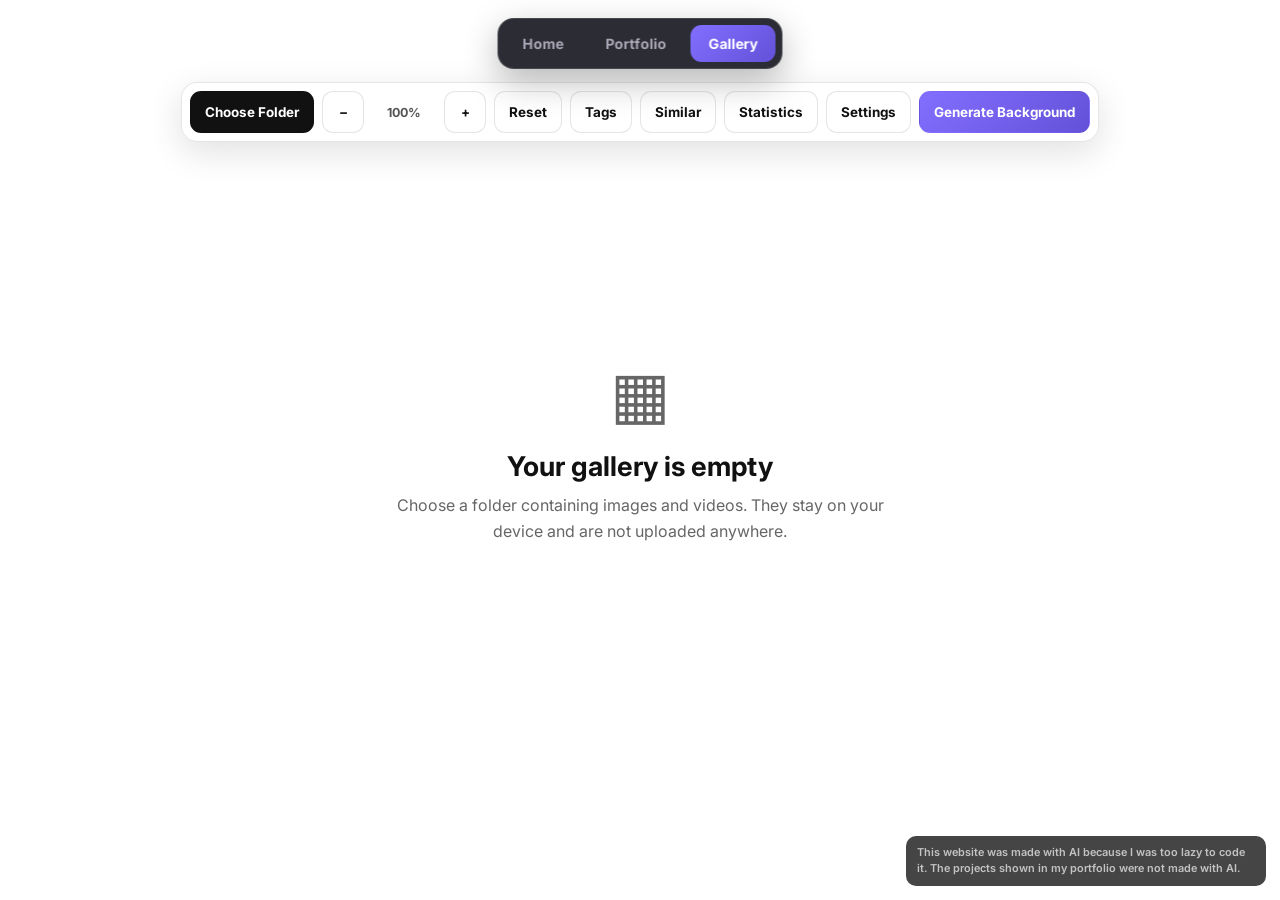
<file: gallery.html>
<!DOCTYPE html>
<html lang="en">
<head>
	<meta charset="UTF-8">
	<meta name="viewport" content="width=device-width, initial-scale=1.0">
	<title>Trollmine — Gallery</title>
	<meta name="description" content="Trollmine's local media gallery and wallpaper generator.">
	<meta name="theme-color" content="#7c5cff">

	<style>
		@import url("https://fonts.googleapis.com/css2?family=Inter:wght@400;500;600;700;800&display=swap");

		* {
			box-sizing: border-box;
			margin: 0;
			padding: 0;
		}

		html, body {
			width: 100%;
			height: 100%;
			overflow: hidden;
			font-family: "Inter", sans-serif;
		}


		.site-tabs {
			position: fixed;
			top: 18px;
			left: 50%;
			z-index: 6000;
			display: flex;
			gap: 6px;
			padding: 6px;
			transform: translateX(-50%);
			border: 1px solid rgba(255,255,255,.13);
			border-radius: 16px;
			background: rgba(15,15,24,.88);
			backdrop-filter: blur(18px);
			box-shadow: 0 12px 35px rgba(0,0,0,.28);
		}

		.tab-button {
			padding: 10px 18px;
			border-radius: 11px;
			color: #aaa7b6;
			font-size: .88rem;
			font-weight: 700;
			text-decoration: none;
			transition: .2s ease;
		}

		.tab-button:hover {
			color: white;
			transform: translateY(-1px);
		}

		.tab-button.active {
			background: linear-gradient(135deg,#836fff,#6451d8);
			color: white;
		}

		.gallery-ai-note {
			position: fixed;
			right: 14px;
			bottom: 14px;
			z-index: 180;
			max-width: 360px;
			padding: 9px 11px;
			border-radius: 10px;
			background: rgba(17,17,17,.78);
			color: rgba(255,255,255,.68);
			font: 600 .68rem/1.45 "Inter", sans-serif;
			pointer-events: none;
			backdrop-filter: blur(10px);
		}

		.photo-state-actions,
		.photo-state-button {
			display: none !important;
		}

/* Gallery */

		#galleryPage {
			position: fixed;
			inset: 0;
			z-index: 50;
			overflow: hidden;
			background: #ffffff;
			color: #111111;
		}

		.gallery-toolbar {
			position: fixed;
			top: 82px;
			left: 50%;
			z-index: 150;
			display: flex;
			align-items: center;
			gap: 8px;
			padding: 8px;
			transform: translateX(-50%);
			border: 1px solid rgba(0, 0, 0, 0.1);
			border-radius: 16px;
			background: rgba(255, 255, 255, 0.92);
			backdrop-filter: blur(14px);
			-webkit-backdrop-filter: blur(14px);
			box-shadow: 0 10px 35px rgba(0, 0, 0, 0.12);
		}


		.generator-settings-overlay {
			position: fixed;
			inset: 0;
			z-index: 320;
			display: none;
			align-items: center;
			justify-content: center;
			padding: 20px;
			background: rgba(0, 0, 0, 0.46);
			backdrop-filter: blur(7px);
			-webkit-backdrop-filter: blur(7px);
		}

		.generator-settings-overlay.visible {
			display: flex;
		}

		.generator-settings-card {
			width: min(520px, 100%);
			max-height: calc(100vh - 40px);
			overflow-y: auto;
			padding: 22px;
			border: 1px solid rgba(0, 0, 0, 0.1);
			border-radius: 20px;
			background: #ffffff;
			color: #111111;
			box-shadow: 0 24px 80px rgba(0, 0, 0, 0.28);
		}

		.generator-settings-header {
			display: flex;
			align-items: flex-start;
			justify-content: space-between;
			gap: 16px;
			margin-bottom: 20px;
		}

		.generator-settings-title {
			margin: 0;
			font-size: 1.25rem;
			font-weight: 850;
		}

		.generator-settings-description {
			margin: 5px 0 0;
			color: #6b6b6b;
			font-size: 0.84rem;
			line-height: 1.45;
		}

		.close-generator-settings {
			flex: 0 0 auto;
			width: 38px;
			height: 38px;
			border: 1px solid rgba(0, 0, 0, 0.12);
			border-radius: 11px;
			background: #f5f5f5;
			color: #111111;
			font-family: inherit;
			font-size: 1.25rem;
			font-weight: 700;
			cursor: pointer;
		}

		.generator-section {
			padding: 16px;
			border: 1px solid rgba(0, 0, 0, 0.1);
			border-radius: 15px;
			background: #fafafa;
		}

		.generator-section + .generator-section {
			margin-top: 12px;
		}

		.generator-section-title {
			margin: 0 0 12px;
			font-size: 0.78rem;
			font-weight: 850;
			letter-spacing: 0.06em;
			text-transform: uppercase;
			color: #555555;
		}

		.count-mode-switch {
			display: grid;
			grid-template-columns: 1fr 1fr;
			gap: 8px;
			padding: 4px;
			border-radius: 12px;
			background: #ededed;
		}

		.count-mode-button {
			height: 40px;
			border: 0;
			border-radius: 9px;
			background: transparent;
			color: #666666;
			font-family: inherit;
			font-size: 0.86rem;
			font-weight: 800;
			cursor: pointer;
		}

		.count-mode-button.active {
			background: #ffffff;
			color: #111111;
			box-shadow: 0 2px 9px rgba(0, 0, 0, 0.1);
		}

		.generator-fields {
			display: grid;
			grid-template-columns: repeat(2, minmax(0, 1fr));
			gap: 12px;
			margin-top: 14px;
		}

		.generator-fields.single {
			grid-template-columns: 1fr;
		}

		.generator-field {
			display: flex;
			flex-direction: column;
			gap: 6px;
		}

		.generator-field.hidden {
			display: none;
		}

		.generator-field label {
			color: #555555;
			font-size: 0.75rem;
			font-weight: 800;
		}

		.generator-field input {
			width: 100%;
			height: 43px;
			padding: 0 12px;
			border: 1px solid rgba(0, 0, 0, 0.16);
			border-radius: 10px;
			outline: none;
			background: #ffffff;
			color: #111111;
			font: inherit;
			font-weight: 750;
		}

		.generator-field input:focus {
			border-color: #7662e5;
			box-shadow: 0 0 0 3px rgba(118, 98, 229, 0.14);
		}

		.seed-input-row {
			display: grid;
			grid-template-columns: minmax(0, 1fr) auto;
			gap: 8px;
		}

		.seed-randomize-button {
			width: 43px;
			height: 43px;
			border: 1px solid rgba(0, 0, 0, 0.14);
			border-radius: 10px;
			background: #ffffff;
			color: #111111;
			font-family: inherit;
			font-size: 1.1rem;
			font-weight: 800;
			cursor: pointer;
		}

		.generator-settings-footer {
			display: flex;
			justify-content: flex-end;
			gap: 9px;
			margin-top: 18px;
		}

		.generator-footer-button {
			height: 43px;
			padding: 0 18px;
			border: 1px solid rgba(0, 0, 0, 0.12);
			border-radius: 11px;
			background: #f3f3f3;
			color: #111111;
			font-family: inherit;
			font-size: 0.86rem;
			font-weight: 850;
			cursor: pointer;
		}

		.generator-footer-button.primary {
			border-color: transparent;
			background: linear-gradient(135deg, #836fff, #6451d8);
			color: #ffffff;
		}

		.preview-seed {
			margin: 10px 0 0;
			text-align: center;
			font-size: 0.82rem;
			font-weight: 700;
			color: #555555;
		}

		@media (max-width: 520px) {
			.generator-settings-overlay {
				align-items: flex-end;
				padding: 0;
			}

			.generator-settings-card {
				width: 100%;
				max-height: 88vh;
				border-radius: 20px 20px 0 0;
			}

			.generator-fields {
				grid-template-columns: 1fr;
			}
		}


		.gallery-control {
			display: flex;
			align-items: center;
			justify-content: center;
			min-width: 42px;
			height: 42px;
			padding: 0 14px;
			border: 1px solid rgba(0, 0, 0, 0.1);
			border-radius: 11px;
			background: #ffffff;
			color: #111111;
			font-family: inherit;
			font-size: 0.84rem;
			font-weight: 700;
			cursor: pointer;
			white-space: nowrap;
			transition:
				transform 0.2s ease,
				background 0.2s ease;
		}

		.gallery-control:hover {
			transform: translateY(-2px);
			background: #f1f1f1;
		}

		.choose-folder-button {
			background: #111111;
			color: #ffffff;
		}

		.choose-folder-button:hover {
			background: #292929;
		}

		.generate-background-button {
			background: linear-gradient(135deg, #836fff, #6451d8);
			border-color: transparent;
			color: #ffffff;
		}

		.generate-background-button:hover {
			background: linear-gradient(135deg, #927fff, #715ee8);
		}

		.generate-background-button:disabled {
			opacity: 0.55;
			cursor: wait;
			transform: none;
		}

		.gallery-toast {
			position: fixed;
			left: 50%;
			bottom: 24px;
			z-index: 210;
			max-width: calc(100vw - 32px);
			padding: 12px 16px;
			transform: translate(-50%, 18px);
			border-radius: 12px;
			background: rgba(17, 17, 17, 0.92);
			color: #ffffff;
			font-size: 0.84rem;
			font-weight: 700;
			opacity: 0;
			pointer-events: none;
			transition:
				opacity 0.2s ease,
				transform 0.2s ease;
		}

		.gallery-toast.visible {
			opacity: 1;
			transform: translate(-50%, 0);
		}

		.wallpaper-preview {
			position: fixed;
			inset: 0;
			z-index: 500;
			display: none;
			align-items: center;
			justify-content: center;
			padding: 24px;
			background: rgba(0, 0, 0, 0.72);
			backdrop-filter: blur(8px);
			-webkit-backdrop-filter: blur(8px);
		}

		.wallpaper-preview.visible {
			display: flex;
		}

		.wallpaper-preview-card {
			width: min(1100px, 96vw);
			max-height: 94vh;
			padding: 14px;
			border-radius: 18px;
			background: #ffffff;
			box-shadow: 0 30px 90px rgba(0, 0, 0, 0.45);
		}

		.wallpaper-preview-image {
			display: block;
			width: 100%;
			max-height: calc(94vh - 92px);
			aspect-ratio: 16 / 9;
			object-fit: contain;
			border-radius: 10px;
			background: #f2f2f2;
		}

		.wallpaper-preview-actions {
			display: flex;
			flex-wrap: wrap;
			justify-content: center;
			gap: 10px;
			margin-top: 12px;
		}

		.wallpaper-action {
			min-width: 140px;
			height: 44px;
			padding: 0 18px;
			border: 1px solid rgba(0, 0, 0, 0.12);
			border-radius: 11px;
			background: #ffffff;
			color: #111111;
			font-family: inherit;
			font-size: 0.88rem;
			font-weight: 800;
			cursor: pointer;
		}

		.wallpaper-action.primary {
			border-color: transparent;
			background: linear-gradient(135deg, #836fff, #6451d8);
			color: #ffffff;
		}

		.wallpaper-action:hover {
			transform: translateY(-1px);
		}

		@media (max-width: 600px) {
			.wallpaper-preview {
				padding: 10px;
			}

			.wallpaper-preview-card {
				padding: 10px;
			}

			.wallpaper-action {
				flex: 1;
				min-width: 110px;
			}
		}

		#folderInput {
			display: none;
		}

		.gallery-info {
			min-width: 64px;
			color: #555555;
			font-size: 0.78rem;
			font-weight: 700;
			text-align: center;
		}

		.gallery-viewport {
			position: absolute;
			inset: 0;
			overflow: hidden;
			cursor: grab;
			touch-action: none;
			user-select: none;
		}

		.gallery-viewport.dragging {
			cursor: grabbing;
		}

		.gallery-world {
			position: absolute;
			top: 0;
			left: 0;
			width: 100%;
			min-height: 100%;
			padding: 148px 8px 40px;
			transform-origin: 0 0;
			will-change: transform;
		}

		.gallery-grid {
			position: relative;
			width: 100%;
			min-height: 100px;
		}

		.gallery-item {
			position: absolute;
			overflow: hidden;
			border-radius: 2px;
			background: #eeeeee;
			box-shadow: 0 1px 4px rgba(0, 0, 0, 0.09);
			transition:
				opacity 0.18s ease,
				filter 0.18s ease,
				box-shadow 0.18s ease;
		}

		.gallery-item.favorite {
			box-shadow:
				0 0 0 4px #836fff,
				0 8px 24px rgba(131, 111, 255, 0.32);
		}

		.gallery-item.favorite::after,
		.gallery-item.disabled::after {
			position: absolute;
			top: 8px;
			left: 8px;
			z-index: 3;
			padding: 6px 9px;
			border-radius: 8px;
			color: #ffffff;
			font-size: 0.68rem;
			font-weight: 850;
			letter-spacing: 0.04em;
			pointer-events: none;
		}

		.gallery-item.favorite::after {
			content: "FAVORITE";
			background: rgba(102, 75, 225, 0.92);
		}

		.gallery-item.disabled {
			opacity: 0.32;
			filter: grayscale(1);
		}

		.gallery-item.disabled::after {
			content: "DISABLED";
			background: rgba(20, 20, 20, 0.9);
		}

		.gallery-item img {
			display: block;
			width: 100%;
			height: 100%;
			object-fit: cover;
			pointer-events: none;
		}

		.gallery-item video {
			display: block;
			width: 100%;
			height: 100%;
			object-fit: cover;
			background: #111111;
			cursor: pointer;
		}

		.gallery-item.video-playing {
			box-shadow:
				0 0 0 3px #58d6ff,
				0 8px 24px rgba(88, 214, 255, 0.28);
		}

		.wallpaper-preview-video {
			display: none;
			width: 100%;
			max-height: calc(94vh - 92px);
			aspect-ratio: 16 / 9;
			object-fit: contain;
			border-radius: 10px;
			background: #111111;
		}

		.wallpaper-action:disabled {
			opacity: 0.55;
			cursor: wait;
			transform: none;
		}

		.gallery-empty {
			position: absolute;
			top: 50%;
			left: 50%;
			width: min(90%, 520px);
			transform: translate(-50%, -50%);
			color: #666666;
			text-align: center;
			pointer-events: none;
		}

		.gallery-empty-icon {
			margin-bottom: 18px;
			font-size: 4rem;
		}

		.gallery-empty h2 {
			margin-bottom: 10px;
			color: #111111;
			font-size: 1.7rem;
		}

		.gallery-empty p {
			line-height: 1.6;
		}

		.gallery-file-name {
			display: none;
		}


		@media (max-width: 1100px) {
			.gallery-grid {
				column-count: 4;
			}
		}

		@media (max-width: 800px) {
			.gallery-grid {
				column-count: 3;
			}
		}

		@media (max-width: 600px) {
			body {
				align-items: flex-start;
				padding: 78px 14px 90px;
			}

			.site-tabs {
				top: 10px;
			}

			.card {
				padding: 28px 18px;
				border-radius: 24px;
			}

			.avatar-wrapper {
				width: 108px;
				height: 108px;
			}

			.avatar {
				width: 100px;
				height: 100px;
			}

			.link-card {
				min-height: 64px;
				padding: 11px 13px;
			}

			.link-icon {
				width: 40px;
				height: 40px;
			}

			.gallery-toolbar {
				top: 68px;
				max-width: calc(100vw - 16px);
				overflow-x: auto;
			}

			.gallery-grid {
				column-count: 2;
			}

			.gallery-world {
				padding-top: 130px;
			}
		}

		@media (prefers-reduced-motion: reduce) {
			* {
				animation-duration: 0.01ms !important;
				animation-iteration-count: 1 !important;
				scroll-behavior: auto !important;
			}
		}
	
	</style>

<style>
		.gallery-item.selected {
			box-shadow: 0 0 0 4px #111111, 0 0 0 7px #ffffff;
			z-index: 5;
		}

		.gallery-item.tag-hidden {
			display: none !important;
		}

		.gallery-viewport.space-pan {
			cursor: grab;
		}

		.gallery-viewport.space-pan.dragging {
			cursor: grabbing;
		}

		.drop-overlay {
			position: fixed;
			inset: 0;
			display: grid;
			place-items: center;
			padding: 24px;
			background: rgba(88, 214, 255, 0.2);
			backdrop-filter: blur(8px);
			opacity: 0;
			pointer-events: none;
			transition: opacity 160ms ease;
			z-index: 5000;
		}

		.drop-overlay.visible {
			opacity: 1;
		}

		.drop-overlay-card {
			display: grid;
			gap: 8px;
			min-width: min(480px, 90vw);
			padding: 34px;
			border: 3px dashed #111111;
			border-radius: 22px;
			background: #ffffff;
			text-align: center;
			box-shadow: 0 24px 70px rgba(0, 0, 0, 0.24);
		}

		.drop-overlay-card strong {
			font-size: 1.45rem;
		}

		.drop-overlay-card span {
			opacity: 0.65;
		}

		.feature-overlay {
			position: fixed;
			inset: 0;
			display: none;
			align-items: center;
			justify-content: center;
			padding: 24px;
			background: rgba(0, 0, 0, 0.48);
			backdrop-filter: blur(8px);
			z-index: 4800;
		}

		.feature-overlay.visible {
			display: flex;
		}

		.feature-card {
			width: min(720px, 94vw);
			max-height: 88vh;
			overflow: auto;
			padding: 22px;
			border: 2px solid #111111;
			border-radius: 18px;
			background: #ffffff;
			box-shadow: 0 28px 80px rgba(0, 0, 0, 0.3);
		}

		.similar-card {
			width: min(980px, 94vw);
		}

		.feature-header,
		.feature-section-heading {
			display: flex;
			align-items: flex-start;
			justify-content: space-between;
			gap: 16px;
		}

		.feature-header h2,
		.feature-section h3 {
			margin: 0;
		}

		.feature-header p {
			margin: 5px 0 0;
			opacity: 0.62;
			word-break: break-word;
		}

		.feature-close {
			width: 38px;
			height: 38px;
			flex: 0 0 auto;
			border: 0;
			border-radius: 50%;
			background: #eeeeee;
			font-size: 1.55rem;
			cursor: pointer;
		}

		.feature-section {
			margin-top: 22px;
			padding-top: 20px;
			border-top: 1px solid #dddddd;
		}

		.tag-input-row {
			display: grid;
			grid-template-columns: 1fr auto;
			gap: 9px;
			margin-top: 12px;
		}

		.tag-input-row input,
		.tag-input-row button,
		.small-feature-button {
			min-height: 40px;
			padding: 0 13px;
			border: 1px solid #bbbbbb;
			border-radius: 10px;
			background: #ffffff;
			font: inherit;
		}

		.tag-input-row button,
		.small-feature-button {
			cursor: pointer;
			font-weight: 700;
		}

		.tag-list {
			display: flex;
			flex-wrap: wrap;
			gap: 8px;
			margin-top: 13px;
		}

		.tag-chip {
			display: inline-flex;
			align-items: center;
			gap: 7px;
			min-height: 34px;
			padding: 5px 10px;
			border: 1px solid #c8c8c8;
			border-radius: 999px;
			background: #f5f5f5;
			font-size: 0.9rem;
			cursor: pointer;
		}

		.tag-chip.active {
			border-color: #111111;
			background: #111111;
			color: #ffffff;
		}

		.tag-chip-remove {
			font-weight: 900;
			opacity: 0.62;
		}

		.statistics-grid {
			display: grid;
			grid-template-columns: repeat(2, minmax(0, 1fr));
			gap: 12px;
			margin-top: 22px;
		}

		.statistic-card {
			padding: 16px;
			border: 1px solid #d3d3d3;
			border-radius: 13px;
			background: #fafafa;
		}

		.statistic-label {
			display: block;
			margin-bottom: 5px;
			opacity: 0.58;
			font-size: 0.82rem;
			text-transform: uppercase;
			letter-spacing: 0.05em;
		}

		.statistic-value {
			display: block;
			font-size: 1.13rem;
			font-weight: 800;
			overflow-wrap: anywhere;
		}

		.similar-grid {
			display: grid;
			grid-template-columns: repeat(auto-fill, minmax(155px, 1fr));
			gap: 12px;
			margin-top: 22px;
		}

		.similar-result {
			display: grid;
			grid-template-rows: 130px auto;
			overflow: hidden;
			padding: 0;
			border: 1px solid #cccccc;
			border-radius: 12px;
			background: #ffffff;
			cursor: pointer;
			text-align: left;
		}

		.similar-result img,
		.similar-result video {
			width: 100%;
			height: 130px;
			object-fit: cover;
			background: #111111;
		}

		.similar-result-info {
			display: grid;
			gap: 4px;
			padding: 10px;
		}

		.similar-result-name {
			overflow: hidden;
			text-overflow: ellipsis;
			white-space: nowrap;
			font-weight: 750;
		}

		.similar-result-score {
			opacity: 0.58;
			font-size: 0.82rem;
		}

		@media (max-width: 620px) {
			.statistics-grid {
				grid-template-columns: 1fr;
			}
		}
</style>

<style>
	.gallery-item {
		cursor: pointer;
		touch-action: manipulation;
	}

	.gallery-item video {
		pointer-events: auto !important;
	}

	.gallery-item img {
		pointer-events: none;
	}
</style>

</head>

<body>
	<nav class="site-tabs" aria-label="Main navigation">
		<a class="tab-button" href="index.html">Home</a>
		<a class="tab-button" href="portfolio.html">Portfolio</a>
		<a class="tab-button active" href="gallery.html">Gallery</a>
	</nav>

	<section id="galleryPage" class="active">
		<div class="gallery-toolbar">
			<label class="gallery-control choose-folder-button" for="folderInput">
				Choose Folder
			</label>

			<input
				id="folderInput"
				type="file"
				accept="image/*,video/*"
				webkitdirectory
				directory
				multiple
			>

			<button class="gallery-control" id="zoomOutButton" type="button" title="Zoom out">−</button>
			<div class="gallery-info" id="zoomDisplay">100%</div>
			<button class="gallery-control" id="zoomInButton" type="button" title="Zoom in">+</button>
			<button class="gallery-control" id="resetGalleryButton" type="button">Reset</button>
			<button class="gallery-control" id="tagsButton" type="button" title="Edit tags and filter the gallery">Tags</button>
			<button class="gallery-control" id="similarButton" type="button" title="Find media similar to the selected item">Similar</button>
			<button class="gallery-control" id="statisticsButton" type="button" title="View folder statistics">Statistics</button>
			<button
				class="gallery-control"
				id="openGeneratorSettingsButton"
				type="button"
				title="Wallpaper generator settings"
			>
				Settings
			</button>

			<button
				class="gallery-control generate-background-button"
				id="generateBackgroundButton"
				type="button"
				title="Create a 2560 × 1440 mosaic wallpaper"
			>
				Generate Background
			</button>
		</div>


		<div
			class="generator-settings-overlay"
			id="generatorSettingsOverlay"
			aria-hidden="true"
		>
			<div
				class="generator-settings-card"
				role="dialog"
				aria-modal="true"
				aria-labelledby="generatorSettingsTitle"
			>
				<div class="generator-settings-header">
					<div>
						<h2
							class="generator-settings-title"
							id="generatorSettingsTitle"
						>
							Wallpaper Generator
						</h2>
						<p class="generator-settings-description">
							Choose how many media items the wallpaper should use and
							set a seed to recreate the same result later.
						</p>
					</div>

					<button
						class="close-generator-settings"
						id="closeGeneratorSettingsButton"
						type="button"
						aria-label="Close settings"
					>
						×
					</button>
				</div>

				<div class="generator-section">
					<p class="generator-section-title">Photo count</p>

					<div class="count-mode-switch">
						<button
							class="count-mode-button active"
							id="randomModeButton"
							type="button"
						>
							Random range
						</button>

						<button
							class="count-mode-button"
							id="fixedModeButton"
							type="button"
						>
							Fixed amount
						</button>
					</div>

					<input
						id="randomCountEnabled"
						type="checkbox"
						checked
						hidden
					>

					<div class="generator-fields" id="randomCountFields">
						<div class="generator-field">
							<label for="minimumPhotoCount">Minimum media</label>
							<input
								id="minimumPhotoCount"
								type="number"
								min="1"
								max="100"
								value="15"
							>
						</div>

						<div class="generator-field">
							<label for="maximumPhotoCount">Maximum media</label>
							<input
								id="maximumPhotoCount"
								type="number"
								min="1"
								max="100"
								value="20"
							>
						</div>
					</div>

					<div
						class="generator-fields single hidden"
						id="fixedCountFields"
					>
						<div class="generator-field">
							<label for="fixedPhotoCount">Number of media items</label>
							<input
								id="fixedPhotoCount"
								type="number"
								min="1"
								max="100"
								value="18"
							>
						</div>
					</div>
				</div>

				<div class="generator-section">
					<p class="generator-section-title">Seed</p>

					<div class="generator-field">
						<label for="wallpaperSeed">
							Leave empty for a new random seed
						</label>

						<div class="seed-input-row">
							<input
								id="wallpaperSeed"
								type="text"
								placeholder="Example: 481739"
								autocomplete="off"
							>

							<button
								class="seed-randomize-button"
								id="randomizeSeedButton"
								type="button"
								title="Generate a random seed"
							>
								↻
							</button>
						</div>
					</div>
				</div>

				<div class="generator-settings-footer">
					<button
						class="generator-footer-button"
						id="cancelGeneratorSettingsButton"
						type="button"
					>
						Cancel
					</button>

					<button
						class="generator-footer-button primary"
						id="saveGeneratorSettingsButton"
						type="button"
					>
						Save settings
					</button>
				</div>
			</div>
		</div>

		<div class="gallery-viewport" id="galleryViewport">
			<div class="gallery-world" id="galleryWorld">
				<div class="gallery-grid" id="galleryGrid"></div>
			</div>

			<div class="gallery-empty" id="galleryEmpty">
				<div class="gallery-empty-icon">▦</div>
				<h2>Your gallery is empty</h2>
				<p>
					Choose a folder containing images and videos. They stay on your device
					and are not uploaded anywhere.
				</p>
			</div>
		</div>


		<div class="drop-overlay" id="dropOverlay" aria-hidden="true">
			<div class="drop-overlay-card">
				<strong>Drop to load your gallery</strong>
				<span>Folders, images and videos are supported</span>
			</div>
		</div>

		<div class="feature-overlay" id="tagsOverlay" aria-hidden="true">
			<div class="feature-card tags-card" role="dialog" aria-modal="true">
				<div class="feature-header">
					<div>
						<h2>Tags</h2>
						<p id="tagsSelectedName">Select a media item first.</p>
					</div>
					<button class="feature-close" data-close-overlay="tagsOverlay" type="button">×</button>
				</div>

				<div class="feature-section">
					<h3>Selected media</h3>
					<div class="tag-input-row">
						<input id="tagInput" type="text" placeholder="Type a tag and press Enter" autocomplete="off">
						<button id="addTagButton" type="button">Add</button>
					</div>
					<div class="tag-list" id="selectedTagList"></div>
				</div>

				<div class="feature-section">
					<div class="feature-section-heading">
						<h3>Filter gallery</h3>
						<button class="small-feature-button" id="clearTagFilterButton" type="button">Show all</button>
					</div>
					<div class="tag-list" id="tagFilterList"></div>
				</div>
			</div>
		</div>

		<div class="feature-overlay" id="statisticsOverlay" aria-hidden="true">
			<div class="feature-card statistics-card" role="dialog" aria-modal="true">
				<div class="feature-header">
					<div>
						<h2>Gallery statistics</h2>
						<p>Information calculated from the currently loaded folder.</p>
					</div>
					<button class="feature-close" data-close-overlay="statisticsOverlay" type="button">×</button>
				</div>
				<div class="statistics-grid" id="statisticsGrid"></div>
			</div>
		</div>

		<div class="feature-overlay" id="similarOverlay" aria-hidden="true">
			<div class="feature-card similar-card" role="dialog" aria-modal="true">
				<div class="feature-header">
					<div>
						<h2>Similar media</h2>
						<p id="similarDescription">Select an image or video to search.</p>
					</div>
					<button class="feature-close" data-close-overlay="similarOverlay" type="button">×</button>
				</div>
				<div class="similar-grid" id="similarGrid"></div>
			</div>
		</div>

		<div class="gallery-toast" id="galleryToast" role="status" aria-live="polite"></div>

		<div class="wallpaper-preview" id="wallpaperPreview" aria-hidden="true">
			<div class="wallpaper-preview-card">
				<img
					class="wallpaper-preview-image"
					id="wallpaperPreviewImage"
					alt="Generated mosaic wallpaper preview"
				>

				<video
					class="wallpaper-preview-video"
					id="wallpaperPreviewVideo"
					controls
					loop
					muted
					playsinline
				></video>

				<p class="preview-seed" id="previewSeed"></p>

				<div class="wallpaper-preview-actions">
					<button
						class="wallpaper-action primary"
						id="downloadWallpaperButton"
						type="button"
					>
						Download
					</button>

					<button
						class="wallpaper-action"
						id="previewVideoWallpaperButton"
						type="button"
						hidden
					>
						Preview Video
					</button>

					<button
						class="wallpaper-action"
						id="exportVideoWallpaperButton"
						type="button"
						hidden
					>
						Export WebM
					</button>

					<button
						class="wallpaper-action"
						id="remakeWallpaperButton"
						type="button"
					>
						Remake
					</button>

					<button
						class="wallpaper-action"
						id="closeWallpaperPreviewButton"
						type="button"
					>
						Cancel
					</button>
				</div>
			</div>
		</div>
	</section>

	<p class="gallery-ai-note">
		This website was made with AI because I was too lazy to code it. The projects shown in my portfolio were not made with AI.
	</p>

	<script>
		const galleryPage = document.getElementById("galleryPage");
// Gallery — justified mosaic layout

		const folderInput = document.getElementById("folderInput");
		const galleryGrid = document.getElementById("galleryGrid");
		const galleryEmpty = document.getElementById("galleryEmpty");
		const galleryViewport = document.getElementById("galleryViewport");
		const galleryWorld = document.getElementById("galleryWorld");
		const zoomInButton = document.getElementById("zoomInButton");
		const zoomOutButton = document.getElementById("zoomOutButton");
		const resetGalleryButton = document.getElementById("resetGalleryButton");
		const generateBackgroundButton =
			document.getElementById("generateBackgroundButton");
		const galleryToast = document.getElementById("galleryToast");
		const wallpaperPreview = document.getElementById("wallpaperPreview");
		const wallpaperPreviewImage =
			document.getElementById("wallpaperPreviewImage");
		const wallpaperPreviewVideo =
			document.getElementById("wallpaperPreviewVideo");
		const previewVideoWallpaperButton =
			document.getElementById("previewVideoWallpaperButton");
		const exportVideoWallpaperButton =
			document.getElementById("exportVideoWallpaperButton");
		const downloadWallpaperButton =
			document.getElementById("downloadWallpaperButton");
		const remakeWallpaperButton =
			document.getElementById("remakeWallpaperButton");
		const closeWallpaperPreviewButton =
			document.getElementById("closeWallpaperPreviewButton");
		const randomCountEnabled =
			document.getElementById("randomCountEnabled");
		const fixedPhotoCount =
			document.getElementById("fixedPhotoCount");
		const minimumPhotoCount =
			document.getElementById("minimumPhotoCount");
		const maximumPhotoCount =
			document.getElementById("maximumPhotoCount");
		const wallpaperSeed =
			document.getElementById("wallpaperSeed");
		const randomizeSeedButton =
			document.getElementById("randomizeSeedButton");
		const previewSeed =
			document.getElementById("previewSeed");
		const openGeneratorSettingsButton =
			document.getElementById("openGeneratorSettingsButton");
		const generatorSettingsOverlay =
			document.getElementById("generatorSettingsOverlay");
		const closeGeneratorSettingsButton =
			document.getElementById("closeGeneratorSettingsButton");
		const cancelGeneratorSettingsButton =
			document.getElementById("cancelGeneratorSettingsButton");
		const saveGeneratorSettingsButton =
			document.getElementById("saveGeneratorSettingsButton");
		const randomModeButton =
			document.getElementById("randomModeButton");
		const fixedModeButton =
			document.getElementById("fixedModeButton");
		const randomCountFields =
			document.getElementById("randomCountFields");
		const fixedCountFields =
			document.getElementById("fixedCountFields");
		const zoomDisplay = document.getElementById("zoomDisplay");

		let galleryImages = [];
		let galleryScale = 1;
		let galleryX = 0;
		let galleryY = 0;
		let draggingGallery = false;
		let previousPointerX = 0;
		let previousPointerY = 0;

		const FAVORITE_MEDIA_KEY = "trollmineFavoriteMedia";
		const DISABLED_MEDIA_KEY = "trollmineDisabledMedia";

		function readStoredMediaSet(storageKey) {
			try {
				const storedValue = JSON.parse(localStorage.getItem(storageKey) || "[]");
				return new Set(Array.isArray(storedValue) ? storedValue : []);
			} catch {
				return new Set();
			}
		}

		const favoriteMediaPaths = readStoredMediaSet(FAVORITE_MEDIA_KEY);
		const disabledMediaPaths = readStoredMediaSet(DISABLED_MEDIA_KEY);

		function getMediaPath(photo) {
			return photo.file.webkitRelativePath || photo.file.name;
		}

		function saveMediaStates() {
			localStorage.setItem(
				FAVORITE_MEDIA_KEY,
				JSON.stringify([...favoriteMediaPaths])
			);

			localStorage.setItem(
				DISABLED_MEDIA_KEY,
				JSON.stringify([...disabledMediaPaths])
			);
		}

		function updateMediaStateAppearance(photo) {
			if (!photo.element) {
				return;
			}

			photo.element.classList.toggle("favorite", photo.favorite);
			photo.element.classList.toggle("disabled", photo.disabled);
		}

		function toggleFavoriteMedia(photo) {
			const mediaPath = getMediaPath(photo);
			photo.favorite = !photo.favorite;

			if (photo.favorite) {
				photo.disabled = false;
				favoriteMediaPaths.add(mediaPath);
				disabledMediaPaths.delete(mediaPath);

				if (typeof preferredPhotos !== "undefined") {
					preferredPhotos.add(photo);
					excludedPhotos.delete(photo);
				}

				showGalleryToast("Media added to favorites.");
			} else {
				favoriteMediaPaths.delete(mediaPath);

				if (typeof preferredPhotos !== "undefined") {
					preferredPhotos.delete(photo);
				}

				showGalleryToast("Media removed from favorites.");
			}

			saveMediaStates();
			updateMediaStateAppearance(photo);
		}

		function toggleDisabledMedia(photo) {
			const mediaPath = getMediaPath(photo);
			photo.disabled = !photo.disabled;

			if (photo.disabled) {
				photo.favorite = false;
				disabledMediaPaths.add(mediaPath);
				favoriteMediaPaths.delete(mediaPath);

				if (typeof excludedPhotos !== "undefined") {
					excludedPhotos.add(photo);
					preferredPhotos.delete(photo);
				}

				showGalleryToast("Media disabled for wallpaper generation.");
			} else {
				disabledMediaPaths.delete(mediaPath);

				if (typeof excludedPhotos !== "undefined") {
					excludedPhotos.delete(photo);
				}

				showGalleryToast("Media enabled for wallpaper generation.");
			}

			saveMediaStates();
			updateMediaStateAppearance(photo);
		}

		function getEnabledGalleryImages() {
			return galleryImages.filter(photo => !photo.disabled);
		}

		const minimumZoom = 0.25;
		const maximumZoom = 4;
		const mosaicGap = 7;

		function isImageFile(file) {
			if (file.type.startsWith("image/")) {
				return true;
			}

			const extension = file.name.split(".").pop().toLowerCase();

			return [
				"jpg", "jpeg", "png", "gif", "webp",
				"avif", "bmp", "svg"
			].includes(extension);
		}


		function isVideoFile(file) {
			if (file.type.startsWith("video/")) {
				return true;
			}

			const extension = file.name.split(".").pop().toLowerCase();
			return ["mp4", "webm", "mov", "m4v", "ogv", "ogg"].includes(extension);
		}

		function isMediaFile(file) {
			return isImageFile(file) || isVideoFile(file);
		}

		function readFileAsDataURL(file) {
			return new Promise((resolve, reject) => {
				const reader = new FileReader();

				reader.onload = () => resolve(reader.result);
				reader.onerror = () => reject(reader.error);

				reader.readAsDataURL(file);
			});
		}

		function measureImage(dataUrl, file) {
			return new Promise((resolve, reject) => {
				const image = new Image();

				image.onload = () => {
					resolve({
						file,
						src: dataUrl,
						width: image.naturalWidth,
						height: image.naturalHeight,
						ratio: image.naturalWidth / image.naturalHeight
					});
				};

				image.onerror = () => reject(
					new Error(`Could not read ${file.name}`)
				);

				image.src = dataUrl;
			});
		}


		function measureVideo(source, file) {
			return new Promise((resolve, reject) => {
				const video = document.createElement("video");
				video.preload = "metadata";
				video.muted = true;
				video.playsInline = true;

				video.addEventListener("loadedmetadata", () => {
					if (!video.videoWidth || !video.videoHeight) {
						reject(new Error(`Could not read ${file.name}`));
						return;
					}

					resolve({
						file,
						src: source,
						objectUrl: source,
						type: "video",
						width: video.videoWidth,
						height: video.videoHeight,
						ratio: video.videoWidth / video.videoHeight,
						duration: Number.isFinite(video.duration) ? video.duration : 0
					});
				}, { once: true });

				video.addEventListener("error", () => {
					reject(new Error(`The browser could not decode ${file.name}`));
				}, { once: true });

				video.src = source;
			});
		}

		async function loadGalleryImage(file) {
			if (isVideoFile(file)) {
				const objectUrl = URL.createObjectURL(file);

				try {
					return await measureVideo(objectUrl, file);
				} catch (error) {
					URL.revokeObjectURL(objectUrl);
					throw error;
				}
			}

			const dataUrl = await readFileAsDataURL(file);
			const image = await measureImage(dataUrl, file);
			image.type = "image";
			return image;
		}

		function applyGalleryTransform() {
			galleryWorld.style.transform =
				`translate(${galleryX}px, ${galleryY}px) scale(${galleryScale})`;

			zoomDisplay.textContent = `${Math.round(galleryScale * 100)}%`;
		}

		function resetGalleryView() {
			galleryScale = 1;
			galleryX = 0;
			galleryY = 0;
			applyGalleryTransform();
		}

		function createGalleryElement(photo) {
			const item = document.createElement("figure");
			item.className = "gallery-item";

			const mediaPath = getMediaPath(photo);
			photo.favorite = favoriteMediaPaths.has(mediaPath);
			photo.disabled = disabledMediaPaths.has(mediaPath);

			if (photo.favorite && photo.disabled) {
				photo.disabled = false;
				disabledMediaPaths.delete(mediaPath);
				saveMediaStates();
			}

			let mediaElement;

			if (photo.type === "video") {
				mediaElement = document.createElement("video");
				mediaElement.src = photo.src;
				mediaElement.preload = "metadata";
				mediaElement.muted = true;
				mediaElement.loop = true;
				mediaElement.playsInline = true;
				mediaElement.draggable = false;
				mediaElement.title = "Click to play or pause";

				mediaElement.addEventListener("play", () => {
					item.classList.add("video-playing");
				});

				mediaElement.addEventListener("pause", () => {
					item.classList.remove("video-playing");
				});
			} else {
				mediaElement = document.createElement("img");
				mediaElement.src = photo.src;
				mediaElement.alt = photo.file.name;
				mediaElement.draggable = false;
			}

			const caption = document.createElement("figcaption");
			caption.className = "gallery-file-name";
			caption.textContent = mediaPath;

			item.appendChild(mediaElement);
			item.appendChild(caption);

			item.addEventListener("click", async event => {
				if (event.shiftKey || event.ctrlKey) {
					event.preventDefault();
					event.stopPropagation();

					if (event.ctrlKey) {
						toggleDisabledMedia(photo);
					} else {
						toggleFavoriteMedia(photo);
					}

					return;
				}

				if (photo.type !== "video") {
					return;
				}

				event.preventDefault();
				event.stopPropagation();

				if (mediaElement.paused) {
					for (const video of galleryGrid.querySelectorAll("video")) {
						if (video !== mediaElement) {
							video.pause();
						}
					}

					await mediaElement.play().catch(() => {
						showGalleryToast("This video could not be played by the browser.");
					});
				} else {
					mediaElement.pause();
				}
			});

			photo.element = item;
			photo.mediaElement = mediaElement;
			updateMediaStateAppearance(photo);
			return item;
		}

		function layoutMosaic() {
			if (galleryImages.length === 0) {
				galleryGrid.style.height = "0px";
				return;
			}

			const availableWidth = Math.max(
				320,
				galleryWorld.clientWidth - 16
			);

			/*
				Larger screens use taller rows. The last row is left at its
				natural target height instead of being stretched too far.
			*/
			const targetRowHeight = Math.max(
				150,
				Math.min(290, availableWidth / 5.2)
			);

			let currentRow = [];
			let currentRatioTotal = 0;
			let top = 0;

			function placeRow(row, ratioTotal, isLastRow) {
				if (row.length === 0) {
					return;
				}

				const totalGaps = mosaicGap * (row.length - 1);
				const usableWidth = availableWidth - totalGaps;

				let rowHeight = usableWidth / ratioTotal;

				if (isLastRow) {
					rowHeight = Math.min(rowHeight, targetRowHeight);
				}

				let left = 0;

				for (const photo of row) {
					const width = rowHeight * photo.ratio;

					photo.element.style.left = `${left}px`;
					photo.element.style.top = `${top}px`;
					photo.element.style.width = `${width}px`;
					photo.element.style.height = `${rowHeight}px`;

					left += width + mosaicGap;
				}

				top += rowHeight + mosaicGap;
			}

			for (const photo of galleryImages) {
				currentRow.push(photo);
				currentRatioTotal += photo.ratio;

				const estimatedWidth =
					currentRatioTotal * targetRowHeight +
					mosaicGap * (currentRow.length - 1);

				if (estimatedWidth >= availableWidth) {
					placeRow(currentRow, currentRatioTotal, false);
					currentRow = [];
					currentRatioTotal = 0;
				}
			}

			placeRow(currentRow, currentRatioTotal, true);
			galleryGrid.style.height = `${Math.max(0, top - mosaicGap)}px`;
		}

		folderInput.addEventListener("change", async () => {
			await loadMediaFiles(Array.from(folderInput.files), false);
			folderInput.value = "";
		});

		function setGalleryZoom(newScale, originX, originY) {
			const boundedScale = Math.min(
				maximumZoom,
				Math.max(minimumZoom, newScale)
			);

			if (boundedScale === galleryScale) {
				return;
			}

			const viewportBounds = galleryViewport.getBoundingClientRect();
			const cursorX = originX - viewportBounds.left;
			const cursorY = originY - viewportBounds.top;

			const worldX = (cursorX - galleryX) / galleryScale;
			const worldY = (cursorY - galleryY) / galleryScale;

			galleryScale = boundedScale;
			galleryX = cursorX - worldX * galleryScale;
			galleryY = cursorY - worldY * galleryScale;

			applyGalleryTransform();
		}

		galleryViewport.addEventListener(
			"wheel",
			event => {
				event.preventDefault();

				const zoomMultiplier = event.deltaY < 0 ? 1.12 : 0.89;

				setGalleryZoom(
					galleryScale * zoomMultiplier,
					event.clientX,
					event.clientY
				);
			},
			{ passive: false }
		);

		zoomInButton.addEventListener("click", () => {
			const bounds = galleryViewport.getBoundingClientRect();

			setGalleryZoom(
				galleryScale * 1.2,
				bounds.left + bounds.width / 2,
				bounds.top + bounds.height / 2
			);
		});

		zoomOutButton.addEventListener("click", () => {
			const bounds = galleryViewport.getBoundingClientRect();

			setGalleryZoom(
				galleryScale / 1.2,
				bounds.left + bounds.width / 2,
				bounds.top + bounds.height / 2
			);
		});

		resetGalleryButton.addEventListener("click", resetGalleryView);

		let galleryToastTimer;

		function showGalleryToast(message) {
			clearTimeout(galleryToastTimer);
			galleryToast.textContent = message;
			galleryToast.classList.add("visible");

			galleryToastTimer = setTimeout(() => {
				galleryToast.classList.remove("visible");
			}, 2600);
		}

		function shuffleArray(items) {
			const shuffled = [...items];

			for (let index = shuffled.length - 1; index > 0; index--) {
				const randomIndex = Math.floor(Math.random() * (index + 1));

				[shuffled[index], shuffled[randomIndex]] =
					[shuffled[randomIndex], shuffled[index]];
			}

			return shuffled;
		}

		function getRenderableWidth(media) {
			return media.videoWidth || media.naturalWidth || media.width || 1;
		}

		function getRenderableHeight(media) {
			return media.videoHeight || media.naturalHeight || media.height || 1;
		}

		function drawImageContain(context, image, x, y, width, height) {
			/*
				Fit the entire image inside the available rectangle.

				Nothing is cropped or stretched. The original width/height
				ratio is always preserved, and any unused space stays white.
			*/
			const sourceRatio = getRenderableWidth(image) / getRenderableHeight(image);
			const targetRatio = width / height;

			let drawWidth;
			let drawHeight;

			if (sourceRatio > targetRatio) {
				drawWidth = width;
				drawHeight = width / sourceRatio;
			} else {
				drawHeight = height;
				drawWidth = height * sourceRatio;
			}

			const drawX = x + (width - drawWidth) / 2;
			const drawY = y + (height - drawHeight) / 2;

			context.drawImage(
				image,
				drawX,
				drawY,
				drawWidth,
				drawHeight
			);
		}

		function loadCanvasImage(source) {
			return new Promise((resolve, reject) => {
				const image = new Image();

				image.onload = () => resolve(image);
				image.onerror = reject;
				image.src = source;
			});
		}

		function loadCanvasVideo(source) {
			return new Promise((resolve, reject) => {
				const video = document.createElement("video");
				let settled = false;

				const finish = () => {
					if (settled || video.readyState < 2) {
						return;
					}

					settled = true;
					resolve(video);
				};

				video.preload = "auto";
				video.muted = true;
				video.defaultMuted = true;
				video.loop = true;
				video.playsInline = true;

				video.addEventListener("loadeddata", async () => {
					try {
						if (Number.isFinite(video.duration) && video.duration > 0.1) {
							video.currentTime = Math.min(0.25, video.duration * 0.08);

							await new Promise(done => {
								const timeout = setTimeout(done, 700);
								video.addEventListener("seeked", () => {
									clearTimeout(timeout);
									done();
								}, { once: true });
							});
						}
					} finally {
						finish();
					}
				}, { once: true });

				video.addEventListener("canplay", finish, { once: true });
				video.addEventListener("error", () => {
					if (!settled) {
						settled = true;
						reject(new Error("A selected video could not be decoded."));
					}
				}, { once: true });

				video.src = source;
				video.load();
			});
		}

		function loadCanvasMedia(photo) {
			return photo.type === "video"
				? loadCanvasVideo(photo.src)
				: loadCanvasImage(photo.src);
		}

		let generatedWallpaperBlob = null;
		let generatedWallpaperUrl = null;

		function hashSeed(seedText) {
			let hash = 2166136261;

			for (let index = 0; index < seedText.length; index++) {
				hash ^= seedText.charCodeAt(index);
				hash = Math.imul(hash, 16777619);
			}

			return hash >>> 0;
		}

		function createSeededRandom(seedText) {
			let state = hashSeed(seedText) || 0x6d2b79f5;

			return function seededRandom() {
				state += 0x6d2b79f5;
				let value = state;
				value = Math.imul(value ^ (value >>> 15), value | 1);
				value ^= value + Math.imul(value ^ (value >>> 7), value | 61);
				return ((value ^ (value >>> 14)) >>> 0) / 4294967296;
			};
		}

		function seededShuffle(items, random) {
			const result = [...items];

			for (let index = result.length - 1; index > 0; index--) {
				const swapIndex = Math.floor(random() * (index + 1));
				[result[index], result[swapIndex]] =
					[result[swapIndex], result[index]];
			}

			return result;
		}

		function createRandomSeed() {
			return String(
				Math.floor(Math.random() * 900000000) + 100000000
			);
		}

		function clampInteger(value, minimum, maximum, fallback) {
			const parsed = Number.parseInt(value, 10);

			if (!Number.isFinite(parsed)) {
				return fallback;
			}

			return Math.min(maximum, Math.max(minimum, parsed));
		}

		function getGeneratorOptions() {
			const availableCount = getEnabledGalleryImages().length;

			if (availableCount === 0) {
				throw new Error("Enable at least one image before generating.");
			}

			const minimum = Math.min(
				availableCount,
				Math.max(1, savedGeneratorSettings.minimumCount)
			);

			const maximum = Math.min(
				availableCount,
				Math.max(minimum, savedGeneratorSettings.maximumCount)
			);

			const fixed = Math.min(
				availableCount,
				Math.max(1, savedGeneratorSettings.fixedCount)
			);

			let seed = savedGeneratorSettings.seed.trim();

			if (!seed) {
				seed = createRandomSeed();
				savedGeneratorSettings.seed = seed;
			}

			const random = createSeededRandom(seed);
			const count = savedGeneratorSettings.randomMode
				? minimum + Math.floor(random() * (maximum - minimum + 1))
				: fixed;

			return {
				count,
				seed,
				random
			};
		}

		function createLeafNode(photo) {
			return {
				type: "leaf",
				photo,
				ratio: photo.ratio
			};
		}

		function combineMosaicNodes(first, second, direction) {
			if (direction === "vertical") {
				/*
					Side-by-side cells share the same height, so their aspect
					ratios add together.
				*/
				return {
					type: "split",
					direction,
					first,
					second,
					ratio: first.ratio + second.ratio
				};
			}

			/*
				Stacked cells share the same width. The combined height is the
				sum of both child heights.
			*/
			return {
				type: "split",
				direction,
				first,
				second,
				ratio:
					1 /
					(
						1 / first.ratio +
						1 / second.ratio
					)
			};
		}

		function buildRandomMosaicTree(photos, random) {
			let nodes = seededShuffle(
				photos.map(createLeafNode),
				random
			);

			while (nodes.length > 1) {
				const firstIndex = Math.floor(random() * nodes.length);
				const first = nodes.splice(firstIndex, 1)[0];

				const secondIndex = Math.floor(random() * nodes.length);
				const second = nodes.splice(secondIndex, 1)[0];

				const verticalRatio =
					first.ratio + second.ratio;

				const horizontalRatio =
					1 /
					(
						1 / first.ratio +
						1 / second.ratio
					);

				/*
					Prefer the split that does not create an extremely thin
					combined region, while still allowing seeded variation.
				*/
				const verticalShapeScore =
					Math.abs(Math.log(verticalRatio / (16 / 9)));

				const horizontalShapeScore =
					Math.abs(Math.log(horizontalRatio / (16 / 9)));

				let direction;

				if (Math.abs(verticalShapeScore - horizontalShapeScore) < 0.2) {
					direction = random() >= 0.5
						? "vertical"
						: "horizontal";
				} else {
					direction =
						verticalShapeScore < horizontalShapeScore
							? "vertical"
							: "horizontal";
				}

				nodes.push(
					combineMosaicNodes(
						first,
						second,
						direction
					)
				);
			}

			return nodes[0];
		}

		function scoreMosaicTree(node, targetRatio) {
			let score = Math.abs(
				Math.log(node.ratio / targetRatio)
			) * 100000;

			function inspect(current) {
				if (current.type === "leaf") {
					return;
				}

				const firstRatio = current.first.ratio;
				const secondRatio = current.second.ratio;

				/*
					Penalize wildly unbalanced neighboring cells so the final
					layout stays readable and avoids very thin strips.
				*/
				score += Math.abs(
					Math.log(firstRatio / secondRatio)
				) * 180;

				inspect(current.first);
				inspect(current.second);
			}

			inspect(node);
			return score;
		}

		function layoutMosaicTree(node, x, y, width, height, gap, leaves) {
			if (node.type === "leaf") {
				leaves.push({
					photo: node.photo,
					x,
					y,
					width,
					height
				});
				return;
			}

			if (node.direction === "vertical") {
				const availableWidth = Math.max(1, width - gap);
				const firstWidth =
					availableWidth *
					(
						node.first.ratio /
						(node.first.ratio + node.second.ratio)
					);

				const secondWidth = availableWidth - firstWidth;

				layoutMosaicTree(
					node.first,
					x,
					y,
					firstWidth,
					height,
					gap,
					leaves
				);

				layoutMosaicTree(
					node.second,
					x + firstWidth + gap,
					y,
					secondWidth,
					height,
					gap,
					leaves
				);

				return;
			}

			const firstHeight =
				width / node.first.ratio;

			const secondHeight =
				width / node.second.ratio;

			const naturalTotalHeight = firstHeight + secondHeight;
			const availableHeight = Math.max(1, height - gap);
			const scale = availableHeight / naturalTotalHeight;
			const scaledFirstHeight = firstHeight * scale;
			const scaledSecondHeight = availableHeight - scaledFirstHeight;

			layoutMosaicTree(
				node.first,
				x,
				y,
				width,
				scaledFirstHeight,
				gap,
				leaves
			);

			layoutMosaicTree(
				node.second,
				x,
				y + scaledFirstHeight + gap,
				width,
				scaledSecondHeight,
				gap,
				leaves
			);
		}

		function buildRecursiveWallpaperLayout(
			photos,
			canvasWidth,
			canvasHeight,
			options
		) {
			const padding = 8;
			const gap = 8;
			const targetWidth = canvasWidth - padding * 2;
			const targetHeight = canvasHeight - padding * 2;
			const targetRatio = targetWidth / targetHeight;
			const favoritePhotos = seededShuffle(
				photos.filter(photo => photo.favorite),
				options.random
			);

			const regularPhotos = seededShuffle(
				photos.filter(photo => !photo.favorite),
				options.random
			);

			const selected = [
				...favoritePhotos,
				...regularPhotos
			].slice(0, options.count);

			let bestTree = null;
			let bestScore = Number.POSITIVE_INFINITY;

			for (let attempt = 0; attempt < 1000; attempt++) {
				const tree = buildRandomMosaicTree(
					selected,
					options.random
				);

				const score = scoreMosaicTree(
					tree,
					targetRatio
				);

				if (score < bestScore) {
					bestScore = score;
					bestTree = tree;
				}
			}

			/*
				Fit the complete tree inside the wallpaper. All internal cells
				match their photos exactly, so there are no blank areas between
				images. Only a small centered outer margin can remain when the
				tree's final ratio differs from 16:9.
			*/
			let layoutWidth;
			let layoutHeight;

			if (bestTree.ratio > targetRatio) {
				layoutWidth = targetWidth;
				layoutHeight = targetWidth / bestTree.ratio;
			} else {
				layoutHeight = targetHeight;
				layoutWidth = targetHeight * bestTree.ratio;
			}

			const startX =
				padding + (targetWidth - layoutWidth) / 2;

			const startY =
				padding + (targetHeight - layoutHeight) / 2;

			const leaves = [];

			layoutMosaicTree(
				bestTree,
				startX,
				startY,
				layoutWidth,
				layoutHeight,
				gap,
				leaves
			);

			return {
				leaves,
				photoCount: options.count,
				seed: options.seed
			};
		}

		async function renderMosaicWallpaper(options) {
			const canvas = document.createElement("canvas");
			canvas.width = 2560;
			canvas.height = 1440;

			const context = canvas.getContext("2d", {
				alpha: false
			});

			context.fillStyle = "#ffffff";
			context.fillRect(0, 0, canvas.width, canvas.height);

			const layout = buildRecursiveWallpaperLayout(
				getEnabledGalleryImages(),
				canvas.width,
				canvas.height,
				options
			);

			const uniquePhotos = [
				...new Set(
					layout.leaves.map(leaf => leaf.photo)
				)
			];

			const loadedImageMap = new Map();

			await Promise.all(
				uniquePhotos.map(async photo => {
					const loadedImage = await loadCanvasMedia(photo);
					loadedImageMap.set(photo, loadedImage);
				})
			);

			for (const leaf of layout.leaves) {
				const image = loadedImageMap.get(leaf.photo);

				context.drawImage(
					image,
					leaf.x,
					leaf.y,
					leaf.width,
					leaf.height
				);
			}

			return new Promise((resolve, reject) => {
				canvas.toBlob(
					blob => {
						if (blob) {
							resolve(blob);
						} else {
							reject(new Error("Could not create the wallpaper."));
						}
					},
					"image/png"
				);
			});
		}

		function closeWallpaperPreview() {
			if (typeof stopAnimatedWallpaperPreview === "function") {
				stopAnimatedWallpaperPreview();
			}

			wallpaperPreview.classList.remove("visible");
			wallpaperPreview.setAttribute("aria-hidden", "true");
		}

		function showWallpaperPreview(blob) {
			if (generatedWallpaperUrl) {
				URL.revokeObjectURL(generatedWallpaperUrl);
			}

			generatedWallpaperBlob = blob;
			generatedWallpaperUrl = URL.createObjectURL(blob);

			wallpaperPreviewImage.src = generatedWallpaperUrl;
			wallpaperPreview.classList.add("visible");
			wallpaperPreview.setAttribute("aria-hidden", "false");
		}

		async function generateMosaicBackground() {
			if (galleryImages.length === 0) {
				showGalleryToast("Choose a folder with images first.");
				return;
			}

			if (getEnabledGalleryImages().length === 0) {
				showGalleryToast("Enable at least one image before generating.");
				return;
			}

			generateBackgroundButton.disabled = true;
			remakeWallpaperButton.disabled = true;
			generateBackgroundButton.textContent = "Generating…";
			remakeWallpaperButton.textContent = "Generating…";

			try {
				const options = getGeneratorOptions();
				const blob = await renderMosaicWallpaper(options);
				previewSeed.textContent =
					`Seed: ${options.seed} • ${options.count} media`;
				showWallpaperPreview(blob);
			} catch (error) {
				console.error(error);
				showGalleryToast(
					error && error.message
						? `Could not generate: ${error.message}`
						: "The mosaic could not be generated."
				);
			} finally {
				generateBackgroundButton.disabled = false;
				remakeWallpaperButton.disabled = false;
				generateBackgroundButton.textContent = "Generate Background";
				remakeWallpaperButton.textContent = "Remake";
			}
		}

		function downloadGeneratedWallpaper() {
			if (!generatedWallpaperBlob || !generatedWallpaperUrl) {
				return;
			}

			const link = document.createElement("a");
			link.href = generatedWallpaperUrl;
			link.download = `trollmine-mosaic-${Date.now()}.png`;

			document.body.appendChild(link);
			link.click();
			link.remove();

			showGalleryToast("2560 × 1440 mosaic downloaded.");
		}

		downloadWallpaperButton.addEventListener(
			"click",
			downloadGeneratedWallpaper
		);

		remakeWallpaperButton.addEventListener(
			"click",
			() => {
				savedGeneratorSettings.seed = createRandomSeed();
				wallpaperSeed.value = savedGeneratorSettings.seed;
				generateMosaicBackground();
			}
		);

		closeWallpaperPreviewButton.addEventListener(
			"click",
			closeWallpaperPreview
		);

		wallpaperPreview.addEventListener("click", event => {
			if (event.target === wallpaperPreview) {
				closeWallpaperPreview();
			}
		});

		document.addEventListener("keydown", event => {
			if (event.key !== "Escape") {
				return;
			}

			if (generatorSettingsOverlay.classList.contains("visible")) {
				closeGeneratorSettings();
				return;
			}

			if (wallpaperPreview.classList.contains("visible")) {
				closeWallpaperPreview();
			}
		});


		let savedGeneratorSettings = {
			randomMode: true,
			fixedCount: 18,
			minimumCount: 15,
			maximumCount: 20,
			seed: ""
		};

		function setCountMode(randomMode) {
			randomCountEnabled.checked = randomMode;
			randomModeButton.classList.toggle("active", randomMode);
			fixedModeButton.classList.toggle("active", !randomMode);
			randomCountFields.classList.toggle("hidden", !randomMode);
			fixedCountFields.classList.toggle("hidden", randomMode);
		}

		function openGeneratorSettings() {
			fixedPhotoCount.value = savedGeneratorSettings.fixedCount;
			minimumPhotoCount.value = savedGeneratorSettings.minimumCount;
			maximumPhotoCount.value = savedGeneratorSettings.maximumCount;
			wallpaperSeed.value = savedGeneratorSettings.seed;
			setCountMode(savedGeneratorSettings.randomMode);

			generatorSettingsOverlay.classList.add("visible");
			generatorSettingsOverlay.setAttribute("aria-hidden", "false");
		}

		function closeGeneratorSettings() {
			generatorSettingsOverlay.classList.remove("visible");
			generatorSettingsOverlay.setAttribute("aria-hidden", "true");
		}

		function saveGeneratorSettings() {
			let minimum = Math.max(
				1,
				Number.parseInt(minimumPhotoCount.value, 10) || 1
			);

			let maximum = Math.max(
				1,
				Number.parseInt(maximumPhotoCount.value, 10) || minimum
			);

			if (minimum > maximum) {
				[minimum, maximum] = [maximum, minimum];
			}

			savedGeneratorSettings = {
				randomMode: randomCountEnabled.checked,
				fixedCount: Math.max(
					1,
					Number.parseInt(fixedPhotoCount.value, 10) || 1
				),
				minimumCount: minimum,
				maximumCount: maximum,
				seed: wallpaperSeed.value.trim()
			};

			closeGeneratorSettings();
			showGalleryToast("Generator settings saved.");
		}

		openGeneratorSettingsButton.addEventListener(
			"click",
			openGeneratorSettings
		);

		closeGeneratorSettingsButton.addEventListener(
			"click",
			closeGeneratorSettings
		);

		cancelGeneratorSettingsButton.addEventListener(
			"click",
			closeGeneratorSettings
		);

		saveGeneratorSettingsButton.addEventListener(
			"click",
			saveGeneratorSettings
		);

		randomModeButton.addEventListener("click", () => {
			setCountMode(true);
		});

		fixedModeButton.addEventListener("click", () => {
			setCountMode(false);
		});

		randomizeSeedButton.addEventListener("click", () => {
			wallpaperSeed.value = createRandomSeed();
		});

		generatorSettingsOverlay.addEventListener("click", event => {
			if (event.target === generatorSettingsOverlay) {
				closeGeneratorSettings();
			}
		});


		generateBackgroundButton.addEventListener(
			"click",
			generateMosaicBackground
		);

		galleryViewport.addEventListener("pointerdown", event => {
			if (event.button !== 0 || event.shiftKey || event.ctrlKey) {
				return;
			}

			const clickedMedia = event.target.closest(".gallery-item");

			if (clickedMedia && !spacePanHeld) {
				return;
			}

			draggingGallery = true;
			previousPointerX = event.clientX;
			previousPointerY = event.clientY;

			galleryViewport.classList.add("dragging");
			galleryViewport.setPointerCapture(event.pointerId);
		});

		galleryViewport.addEventListener("pointermove", event => {
			if (!draggingGallery) {
				return;
			}

			galleryX += event.clientX - previousPointerX;
			galleryY += event.clientY - previousPointerY;

			previousPointerX = event.clientX;
			previousPointerY = event.clientY;

			applyGalleryTransform();
		});

		function stopGalleryDragging(event) {
			draggingGallery = false;
			galleryViewport.classList.remove("dragging");

			if (
				event.pointerId !== undefined &&
				galleryViewport.hasPointerCapture(event.pointerId)
			) {
				galleryViewport.releasePointerCapture(event.pointerId);
			}
		}

		galleryViewport.addEventListener("pointerup", stopGalleryDragging);
		galleryViewport.addEventListener("pointercancel", stopGalleryDragging);

		document.addEventListener("keydown", event => {
			if (!galleryPage.classList.contains("active")) {
				return;
			}

			const bounds = galleryViewport.getBoundingClientRect();
			const centerX = bounds.left + bounds.width / 2;
			const centerY = bounds.top + bounds.height / 2;

			if (event.key === "+" || event.key === "=") {
				setGalleryZoom(galleryScale * 1.2, centerX, centerY);
			}

			if (event.key === "-") {
				setGalleryZoom(galleryScale / 1.2, centerX, centerY);
			}

			if (event.key === "0") {
				resetGalleryView();
			}
		});

		window.addEventListener("resize", () => {
			if (galleryImages.length > 0) {
				layoutMosaic();
			}
		});

		window.addEventListener("beforeunload", () => {
			if (generatedWallpaperUrl) {
				URL.revokeObjectURL(generatedWallpaperUrl);
			}

			for (const media of galleryImages) {
				if (media.objectUrl) {
					URL.revokeObjectURL(media.objectUrl);
				}
			}

			for (const choice of generatedChoices || []) {
				if (choice.animatedUrl) {
					URL.revokeObjectURL(choice.animatedUrl);
				}
			}
		});


		
	</script>


	<style>
		.advanced-toggle-row,
		.advanced-option-row {
			display: flex;
			align-items: center;
			justify-content: space-between;
			gap: 14px;
		}

		.advanced-toggle-row label,
		.advanced-option-row label {
			font-size: 0.82rem;
			font-weight: 800;
			color: #333333;
		}

		.advanced-toggle-row input[type="checkbox"],
		.advanced-option-row input[type="checkbox"] {
			width: 19px;
			height: 19px;
			accent-color: #765fe7;
		}

		.advanced-grid {
			display: grid;
			grid-template-columns: repeat(2, minmax(0, 1fr));
			gap: 11px;
			margin-top: 13px;
		}

		.advanced-grid .generator-field select,
		.advanced-grid .generator-field input[type="color"] {
			width: 100%;
			height: 43px;
			padding: 0 10px;
			border: 1px solid rgba(0, 0, 0, 0.16);
			border-radius: 10px;
			background: #ffffff;
			color: #111111;
			font: inherit;
			font-weight: 750;
		}

		.advanced-grid .generator-field input[type="color"] {
			padding: 4px;
		}

		.advanced-disabled {
			opacity: 0.45;
			pointer-events: none;
		}

		.wallpaper-choice-grid {
			display: grid;
			grid-template-columns: repeat(2, minmax(0, 1fr));
			gap: 10px;
		}

		.wallpaper-choice {
			position: relative;
			overflow: hidden;
			border: 3px solid transparent;
			border-radius: 11px;
			background: #eeeeee;
			cursor: pointer;
		}

		.wallpaper-choice.selected {
			border-color: #765fe7;
			box-shadow: 0 0 0 3px rgba(118, 95, 231, 0.18);
		}

		.wallpaper-choice img {
			display: block;
			width: 100%;
			aspect-ratio: 16 / 9;
			object-fit: contain;
			background: #eeeeee;
		}

		.wallpaper-choice-number {
			position: absolute;
			top: 7px;
			left: 7px;
			padding: 5px 8px;
			border-radius: 8px;
			background: rgba(0, 0, 0, 0.72);
			color: #ffffff;
			font-size: 0.72rem;
			font-weight: 850;
		}

		.wallpaper-stats {
			margin-top: 8px;
			padding: 9px 12px;
			border-radius: 10px;
			background: #f3f3f3;
			color: #555555;
			text-align: center;
			font-size: 0.76rem;
			font-weight: 750;
		}

		.wallpaper-extra-actions {
			display: flex;
			justify-content: center;
			gap: 8px;
			margin-top: 8px;
		}

		.gallery-item.preferred-photo {
			outline: 4px solid #7b63ef;
			outline-offset: -4px;
		}

		.gallery-item.excluded-photo {
			opacity: 0.24;
			filter: grayscale(1);
		}

		.gallery-item::after {
			position: absolute;
			top: 7px;
			right: 7px;
			padding: 4px 7px;
			border-radius: 7px;
			background: rgba(0, 0, 0, 0.7);
			color: #ffffff;
			font-size: 0.66rem;
			font-weight: 850;
		}

		.gallery-item.preferred-photo::after {
			content: "Preferred";
		}

		.gallery-item.excluded-photo::after {
			content: "Excluded";
		}

		@media (max-width: 620px) {
			.advanced-grid,
			.wallpaper-choice-grid {
				grid-template-columns: 1fr;
			}
		}
	</style>

	<script>
		// Optional advanced wallpaper features

		const advancedSettingsMarkup = `
			<div class="generator-section">
				<div class="advanced-toggle-row">
					<div>
						<p class="generator-section-title" style="margin-bottom:4px;">Advanced features</p>
						<p class="generator-settings-description">Everything below is optional and can be disabled.</p>
					</div>
					<input id="advancedFeaturesEnabled" type="checkbox">
				</div>

				<div id="advancedSettingsBody" class="advanced-disabled">
					<div class="advanced-grid">
						<div class="generator-field">
							<label for="resolutionPreset">Resolution</label>
							<select id="resolutionPreset">
								<option value="2560x1440">2560 × 1440</option>
								<option value="1920x1080">1920 × 1080</option>
								<option value="3840x2160">3840 × 2160</option>
								<option value="3440x1440">3440 × 1440 Ultrawide</option>
								<option value="2560x1080">2560 × 1080 Ultrawide</option>
								<option value="1080x1920">1080 × 1920 Phone</option>
								<option value="custom">Custom</option>
							</select>
						</div>

						<div class="generator-field">
							<label for="layoutPreset">Layout style</label>
							<select id="layoutPreset">
								<option value="balanced">Balanced mosaic</option>
								<option value="chaotic">Chaotic mosaic</option>
								<option value="hero">Hero image</option>
								<option value="grid">Clean grid</option>
							</select>
						</div>

						<div class="generator-field">
							<label for="customWallpaperWidth">Custom width</label>
							<input id="customWallpaperWidth" type="number" min="320" max="7680" value="2560">
						</div>

						<div class="generator-field">
							<label for="customWallpaperHeight">Custom height</label>
							<input id="customWallpaperHeight" type="number" min="320" max="7680" value="1440">
						</div>

						<div class="generator-field">
							<label for="backgroundStyle">Background</label>
							<select id="backgroundStyle">
								<option value="white">White</option>
								<option value="black">Black</option>
								<option value="custom">Custom color</option>
								<option value="gradient">Gradient</option>
								<option value="dominant">Photo-based color</option>
								<option value="blurred">Blurred used photos</option>
								<option value="transparent">No background (transparent)</option>
							</select>
						</div>

						<div class="generator-field">
							<label for="backgroundColorOne">Primary color</label>
							<input id="backgroundColorOne" type="color" value="#ffffff">
						</div>

						<div class="generator-field">
							<label for="backgroundColorTwo">Secondary color</label>
							<input id="backgroundColorTwo" type="color" value="#836fff">
						</div>

						<div class="generator-field">
							<label for="imageGapSetting">Image gap</label>
							<input id="imageGapSetting" type="number" min="0" max="80" value="8">
						</div>

						<div class="generator-field">
							<label for="cornerRadiusSetting">Rounded corners</label>
							<input id="cornerRadiusSetting" type="number" min="0" max="100" value="0">
						</div>

						<div class="generator-field">
							<label for="borderStyleSetting">Border style</label>
							<select id="borderStyleSetting">
								<option value="none">None</option>
								<option value="white">White</option>
								<option value="black">Black</option>
								<option value="polaroid">Polaroid</option>
							</select>
						</div>

						<div class="generator-field">
							<label for="generationAttemptsSetting">Layout attempts</label>
							<input id="generationAttemptsSetting" type="number" min="20" max="3000" value="1000">
						</div>

						<div class="generator-field">
							<label for="bestOfSetting">Results generated</label>
							<select id="bestOfSetting">
								<option value="1">One wallpaper</option>
								<option value="4">Best of four</option>
							</select>
						</div>
					</div>

					<div class="generator-section" style="margin-top:12px;">
						<div class="advanced-option-row">
							<label for="shadowEnabledSetting">Image shadows</label>
							<input id="shadowEnabledSetting" type="checkbox">
						</div>
						<div class="advanced-option-row" style="margin-top:11px;">
							<label for="smartSelectionSetting">Smart photo selection</label>
							<input id="smartSelectionSetting" type="checkbox">
						</div>
						<div class="advanced-option-row" style="margin-top:11px;">
							<label for="preferUnusedSetting">Prefer recently unused photos</label>
							<input id="preferUnusedSetting" type="checkbox">
						</div>
						<div class="advanced-option-row" style="margin-top:11px;">
							<label for="avoidSimilarSetting">Avoid similar aspect ratios</label>
							<input id="avoidSimilarSetting" type="checkbox">
						</div>
						<div class="advanced-option-row" style="margin-top:11px;">
							<label for="statisticsEnabledSetting">Show generation statistics</label>
							<input id="statisticsEnabledSetting" type="checkbox">
						</div>
						<div class="advanced-option-row" style="margin-top:11px;">
							<label for="historyEnabledSetting">Remember session history</label>
							<input id="historyEnabledSetting" type="checkbox">
						</div>
						<div class="advanced-option-row" style="margin-top:11px;">
							<label for="favoritesEnabledSetting">Enable favorites</label>
							<input id="favoritesEnabledSetting" type="checkbox">
						</div>
					</div>
				</div>
			</div>
		`;

		const settingsFooter = document.querySelector(".generator-settings-footer");
		settingsFooter.insertAdjacentHTML("beforebegin", advancedSettingsMarkup);

		const advancedElements = {
			enabled: document.getElementById("advancedFeaturesEnabled"),
			body: document.getElementById("advancedSettingsBody"),
			resolution: document.getElementById("resolutionPreset"),
			customWidth: document.getElementById("customWallpaperWidth"),
			customHeight: document.getElementById("customWallpaperHeight"),
			layout: document.getElementById("layoutPreset"),
			background: document.getElementById("backgroundStyle"),
			colorOne: document.getElementById("backgroundColorOne"),
			colorTwo: document.getElementById("backgroundColorTwo"),
			gap: document.getElementById("imageGapSetting"),
			radius: document.getElementById("cornerRadiusSetting"),
			border: document.getElementById("borderStyleSetting"),
			attempts: document.getElementById("generationAttemptsSetting"),
			bestOf: document.getElementById("bestOfSetting"),
			shadow: document.getElementById("shadowEnabledSetting"),
			smartSelection: document.getElementById("smartSelectionSetting"),
			preferUnused: document.getElementById("preferUnusedSetting"),
			avoidSimilar: document.getElementById("avoidSimilarSetting"),
			statistics: document.getElementById("statisticsEnabledSetting"),
			history: document.getElementById("historyEnabledSetting"),
			favorites: document.getElementById("favoritesEnabledSetting")
		};

		const advancedDefaults = {
			advancedEnabled: false,
			resolution: "2560x1440",
			customWidth: 2560,
			customHeight: 1440,
			layout: "balanced",
			background: "white",
			colorOne: "#ffffff",
			colorTwo: "#836fff",
			gap: 8,
			radius: 0,
			border: "none",
			attempts: 1000,
			bestOf: 1,
			shadow: false,
			smartSelection: false,
			preferUnused: false,
			avoidSimilar: false,
			statistics: false,
			history: false,
			favorites: false
		};

		const SETTINGS_STORAGE_KEY = "trollmineWallpaperGeneratorSettingsV2";

		function loadPersistedGeneratorSettings() {
			try {
				const stored = localStorage.getItem(SETTINGS_STORAGE_KEY);
				return stored ? JSON.parse(stored) : {};
			} catch (error) {
				console.warn("Could not load saved generator settings.", error);
				return {};
			}
		}

		function persistGeneratorSettings() {
			try {
				localStorage.setItem(
					SETTINGS_STORAGE_KEY,
					JSON.stringify(savedGeneratorSettings)
				);
			} catch (error) {
				console.warn("Could not save generator settings.", error);
			}
		}

		Object.assign(
			savedGeneratorSettings,
			advancedDefaults,
			loadPersistedGeneratorSettings()
		);

		let generatedChoices = [];
		let selectedChoiceIndex = 0;
		let sessionGenerationHistory = [];
		let sessionFavorites = [];
		const recentlyUsedPhotos = new Set();
		const preferredPhotos = new Set(
			galleryImages.filter(photo => photo.favorite)
		);
		const excludedPhotos = new Set(
			galleryImages.filter(photo => photo.disabled)
		);

		function updateAdvancedSettingsState() {
			advancedElements.body.classList.toggle(
				"advanced-disabled",
				!advancedElements.enabled.checked
			);
		}

		advancedElements.enabled.addEventListener(
			"change",
			updateAdvancedSettingsState
		);

		const originalOpenGeneratorSettings = openGeneratorSettings;
		openGeneratorSettings = function openGeneratorSettingsWithAdvanced() {
			originalOpenGeneratorSettings();

			advancedElements.enabled.checked = savedGeneratorSettings.advancedEnabled;
			advancedElements.resolution.value = savedGeneratorSettings.resolution;
			advancedElements.customWidth.value = savedGeneratorSettings.customWidth;
			advancedElements.customHeight.value = savedGeneratorSettings.customHeight;
			advancedElements.layout.value = savedGeneratorSettings.layout;
			advancedElements.background.value = savedGeneratorSettings.background;
			advancedElements.colorOne.value = savedGeneratorSettings.colorOne;
			advancedElements.colorTwo.value = savedGeneratorSettings.colorTwo;
			advancedElements.gap.value = savedGeneratorSettings.gap;
			advancedElements.radius.value = savedGeneratorSettings.radius;
			advancedElements.border.value = savedGeneratorSettings.border;
			advancedElements.attempts.value = savedGeneratorSettings.attempts;
			advancedElements.bestOf.value = String(savedGeneratorSettings.bestOf);
			advancedElements.shadow.checked = savedGeneratorSettings.shadow;
			advancedElements.smartSelection.checked = savedGeneratorSettings.smartSelection;
			advancedElements.preferUnused.checked = savedGeneratorSettings.preferUnused;
			advancedElements.avoidSimilar.checked = savedGeneratorSettings.avoidSimilar;
			advancedElements.statistics.checked = savedGeneratorSettings.statistics;
			advancedElements.history.checked = savedGeneratorSettings.history;
			advancedElements.favorites.checked = savedGeneratorSettings.favorites;
			updateAdvancedSettingsState();
		};

		const originalSaveGeneratorSettings = saveGeneratorSettings;
		saveGeneratorSettings = function saveGeneratorSettingsWithAdvanced() {
			const advancedValues = {
				advancedEnabled: advancedElements.enabled.checked,
				resolution: advancedElements.resolution.value,
				customWidth: clampInteger(advancedElements.customWidth.value, 320, 7680, 2560),
				customHeight: clampInteger(advancedElements.customHeight.value, 320, 7680, 1440),
				layout: advancedElements.layout.value,
				background: advancedElements.background.value,
				colorOne: advancedElements.colorOne.value,
				colorTwo: advancedElements.colorTwo.value,
				gap: clampInteger(advancedElements.gap.value, 0, 80, 8),
				radius: clampInteger(advancedElements.radius.value, 0, 100, 0),
				border: advancedElements.border.value,
				attempts: clampInteger(advancedElements.attempts.value, 20, 3000, 1000),
				bestOf: Number.parseInt(advancedElements.bestOf.value, 10) || 1,
				shadow: advancedElements.shadow.checked,
				smartSelection: advancedElements.smartSelection.checked,
				preferUnused: advancedElements.preferUnused.checked,
				avoidSimilar: advancedElements.avoidSimilar.checked,
				statistics: advancedElements.statistics.checked,
				history: advancedElements.history.checked,
				favorites: advancedElements.favorites.checked
			};

			originalSaveGeneratorSettings();
			Object.assign(savedGeneratorSettings, advancedValues);
			persistGeneratorSettings();
		};

		// Replace old settings listeners so the overridden functions are used.
		openGeneratorSettingsButton.replaceWith(openGeneratorSettingsButton.cloneNode(true));
		saveGeneratorSettingsButton.replaceWith(saveGeneratorSettingsButton.cloneNode(true));

		const newOpenSettingsButton = document.getElementById("openGeneratorSettingsButton");
		const newSaveSettingsButton = document.getElementById("saveGeneratorSettingsButton");

		newOpenSettingsButton.addEventListener("click", () => openGeneratorSettings());
		newSaveSettingsButton.addEventListener("click", () => saveGeneratorSettings());

		function getAdvancedResolution() {
			if (!savedGeneratorSettings.advancedEnabled) {
				return { width: 2560, height: 1440 };
			}

			if (savedGeneratorSettings.resolution === "custom") {
				return {
					width: savedGeneratorSettings.customWidth,
					height: savedGeneratorSettings.customHeight
				};
			}

			const [width, height] = savedGeneratorSettings.resolution
				.split("x")
				.map(value => Number.parseInt(value, 10));

			return { width, height };
		}

		function selectPhotosForAdvancedGeneration(options) {
			const allowedPhotos = galleryImages.filter(
				photo => !excludedPhotos.has(photo)
			);

			if (allowedPhotos.length === 0) {
				throw new Error("Every photo is excluded.");
			}

			let pool = [...allowedPhotos];
			const preferred = pool.filter(photo => preferredPhotos.has(photo));
			const normal = pool.filter(photo => !preferredPhotos.has(photo));

			if (savedGeneratorSettings.advancedEnabled && savedGeneratorSettings.preferUnused) {
				normal.sort((first, second) => {
					const firstUsed = recentlyUsedPhotos.has(first) ? 1 : 0;
					const secondUsed = recentlyUsedPhotos.has(second) ? 1 : 0;
					return firstUsed - secondUsed;
				});
			}

			if (savedGeneratorSettings.advancedEnabled && savedGeneratorSettings.smartSelection) {
				const portrait = normal.filter(photo => photo.ratio < 0.85);
				const square = normal.filter(photo => photo.ratio >= 0.85 && photo.ratio <= 1.25);
				const landscape = normal.filter(photo => photo.ratio > 1.25);
				const buckets = [
					seededShuffle(portrait, options.random),
					seededShuffle(square, options.random),
					seededShuffle(landscape, options.random)
				];

				const smart = [];
				let bucketIndex = 0;

				while (buckets.some(bucket => bucket.length > 0)) {
					const bucket = buckets[bucketIndex % buckets.length];

					if (bucket.length > 0) {
						smart.push(bucket.shift());
					}

					bucketIndex++;
				}

				normal.splice(0, normal.length, ...smart);
			} else {
				normal.splice(0, normal.length, ...seededShuffle(normal, options.random));
			}

			if (savedGeneratorSettings.advancedEnabled && savedGeneratorSettings.avoidSimilar) {
				const shuffledNormal = seededShuffle(normal, options.random);
				const diverse = [];
				let previousRatio = null;

				while (shuffledNormal.length > 0) {
					let bestIndex = 0;

					if (previousRatio !== null) {
						let bestDistance = -1;

						for (let index = 0; index < shuffledNormal.length; index++) {
							const distance = Math.abs(
								shuffledNormal[index].ratio - previousRatio
							);

							const randomizedDistance =
								distance * (0.8 + options.random() * 0.4);

							if (randomizedDistance > bestDistance) {
								bestDistance = randomizedDistance;
								bestIndex = index;
							}
						}
					} else {
						bestIndex = Math.floor(
							options.random() * shuffledNormal.length
						);
					}

					const [nextPhoto] = shuffledNormal.splice(bestIndex, 1);
					diverse.push(nextPhoto);
					previousRatio = nextPhoto.ratio;
				}

				normal.splice(0, normal.length, ...diverse);
			}

			pool = [...seededShuffle(preferred, options.random), ...normal];

			if (pool.length < options.count) {
				options.count = pool.length;
			}

			return pool.slice(0, options.count);
		}

		function roundedRectanglePath(context, x, y, width, height, radius) {
			const safeRadius = Math.max(
				0,
				Math.min(radius, width / 2, height / 2)
			);

			context.beginPath();
			context.moveTo(x + safeRadius, y);
			context.lineTo(x + width - safeRadius, y);
			context.quadraticCurveTo(x + width, y, x + width, y + safeRadius);
			context.lineTo(x + width, y + height - safeRadius);
			context.quadraticCurveTo(x + width, y + height, x + width - safeRadius, y + height);
			context.lineTo(x + safeRadius, y + height);
			context.quadraticCurveTo(x, y + height, x, y + height - safeRadius);
			context.lineTo(x, y + safeRadius);
			context.quadraticCurveTo(x, y, x + safeRadius, y);
			context.closePath();
		}

		function drawAdvancedBackground(context, canvas, loadedImages) {
			const style = savedGeneratorSettings.advancedEnabled
				? savedGeneratorSettings.background
				: "white";

			context.save();
			context.clearRect(0, 0, canvas.width, canvas.height);

			if (style === "transparent") {
				context.restore();
				return;
			}

			if (style === "blurred" && loadedImages.length > 0) {
				const columns = Math.max(
					1,
					Math.ceil(Math.sqrt(loadedImages.length * canvas.width / canvas.height))
				);

				const rows = Math.max(
					1,
					Math.ceil(loadedImages.length / columns)
				);

				const cellWidth = canvas.width / columns;
				const cellHeight = canvas.height / rows;

				context.filter = `blur(${Math.max(28, Math.round(Math.min(canvas.width, canvas.height) * 0.035))}px)`;
				context.globalAlpha = 0.9;

				for (let index = 0; index < loadedImages.length; index++) {
					const image = loadedImages[index];
					const column = index % columns;
					const row = Math.floor(index / columns);
					const x = column * cellWidth;
					const y = row * cellHeight;
					const scale = Math.max(
						cellWidth / getRenderableWidth(image),
						cellHeight / getRenderableHeight(image)
					);

					const drawWidth = getRenderableWidth(image) * scale;
					const drawHeight = getRenderableHeight(image) * scale;

					context.drawImage(
						image,
						x + (cellWidth - drawWidth) / 2,
						y + (cellHeight - drawHeight) / 2,
						drawWidth,
						drawHeight
					);
				}

				context.filter = "none";
				context.globalAlpha = 0.2;
				context.fillStyle = "#000000";
				context.fillRect(0, 0, canvas.width, canvas.height);
				context.restore();
				return;
			}

			if (style === "black") {
				context.fillStyle = "#000000";
			} else if (style === "custom") {
				context.fillStyle = savedGeneratorSettings.colorOne;
			} else if (style === "gradient") {
				const gradient = context.createLinearGradient(
					0,
					0,
					canvas.width,
					canvas.height
				);

				gradient.addColorStop(0, savedGeneratorSettings.colorOne);
				gradient.addColorStop(1, savedGeneratorSettings.colorTwo);
				context.fillStyle = gradient;
			} else if (style === "dominant" && loadedImages.length > 0) {
				const sampleCanvas = document.createElement("canvas");
				sampleCanvas.width = 1;
				sampleCanvas.height = 1;
				const sampleContext = sampleCanvas.getContext("2d");
				sampleContext.drawImage(loadedImages[0], 0, 0, 1, 1);
				const pixel = sampleContext.getImageData(0, 0, 1, 1).data;
				context.fillStyle = `rgb(${pixel[0]}, ${pixel[1]}, ${pixel[2]})`;
			} else {
				context.fillStyle = "#ffffff";
			}

			context.fillRect(0, 0, canvas.width, canvas.height);
			context.restore();
		}

		function buildGridLayout(photos, width, height, gap) {
			const columns = Math.ceil(Math.sqrt(photos.length * (width / height)));
			const rows = Math.ceil(photos.length / columns);
			const cellWidth = (width - gap * (columns - 1)) / columns;
			const cellHeight = (height - gap * (rows - 1)) / rows;

			return photos.map((photo, index) => ({
				photo,
				x: (index % columns) * (cellWidth + gap),
				y: Math.floor(index / columns) * (cellHeight + gap),
				width: cellWidth,
				height: cellHeight,
				contain: true
			}));
		}

		function buildHeroLayout(photos, width, height, gap, options) {
			if (photos.length <= 1) {
				return [{
					photo: photos[0],
					x: 0,
					y: 0,
					width,
					height,
					contain: true
				}];
			}

			const hero = photos[0];
			const remaining = photos.slice(1);
			const heroWidth = width * 0.46;
			const rightWidth = width - heroWidth - gap;
			const secondaryLayout = buildRecursiveWallpaperLayout(
				remaining,
				rightWidth,
				height,
				{
					...options,
					count: remaining.length
				}
			);

			return [
				{
					photo: hero,
					x: 0,
					y: 0,
					width: heroWidth,
					height,
					contain: true
				},
				...secondaryLayout.leaves.map(leaf => ({
					...leaf,
					x: leaf.x + heroWidth + gap,
					y: leaf.y
				}))
			];
		}

		async function renderAdvancedWallpaper(options) {
			const resolution = getAdvancedResolution();
			const canvas = document.createElement("canvas");
			canvas.width = resolution.width;
			canvas.height = resolution.height;

			const context = canvas.getContext("2d", { alpha: true });
			const startedAt = performance.now();
			const selectedPhotos = selectPhotosForAdvancedGeneration(options);
			const loadedImageMap = new Map();

			await Promise.all(
				selectedPhotos.map(async photo => {
					loadedImageMap.set(photo, await loadCanvasMedia(photo));
				})
			);

			drawAdvancedBackground(
				context,
				canvas,
				[...loadedImageMap.values()]
			);

			const advanced = savedGeneratorSettings.advancedEnabled;
			const gap = advanced ? savedGeneratorSettings.gap : 8;
			const padding = gap;
			const contentWidth = Math.max(1, canvas.width - padding * 2);
			const contentHeight = Math.max(1, canvas.height - padding * 2);
			const layoutMode = advanced ? savedGeneratorSettings.layout : "balanced";
			let leaves;

			if (layoutMode === "grid") {
				leaves = buildGridLayout(selectedPhotos, contentWidth, contentHeight, gap);
			} else if (layoutMode === "hero") {
				leaves = buildHeroLayout(selectedPhotos, contentWidth, contentHeight, gap, options);
			} else {
				const originalAttempts = 1000;
				const requestedAttempts = advanced
					? savedGeneratorSettings.attempts
					: originalAttempts;

				const originalRandom = options.random;
				const layout = buildRecursiveWallpaperLayout(
					selectedPhotos,
					contentWidth,
					contentHeight,
					{
						...options,
						count: selectedPhotos.length,
						random: originalRandom,
						attempts: requestedAttempts,
						chaotic: layoutMode === "chaotic"
					}
				);

				leaves = layout.leaves;
			}

			const borderStyle = advanced ? savedGeneratorSettings.border : "none";
			const radius = advanced ? savedGeneratorSettings.radius : 0;
			const shadowEnabled = advanced && savedGeneratorSettings.shadow;
			const videoRegions = [];

			for (const leaf of leaves) {
				const image = loadedImageMap.get(leaf.photo);
				let x = leaf.x + padding;
				let y = leaf.y + padding;
				let width = leaf.width;
				let height = leaf.height;
				let borderSize = 0;
				let bottomBorder = 0;
				let borderColor = "#ffffff";

				if (borderStyle === "white" || borderStyle === "black") {
					borderSize = Math.max(3, Math.round(Math.min(width, height) * 0.012));
					borderColor = borderStyle === "black" ? "#000000" : "#ffffff";
				} else if (borderStyle === "polaroid") {
					borderSize = Math.max(5, Math.round(Math.min(width, height) * 0.018));
					bottomBorder = borderSize * 3;
					borderColor = "#ffffff";
				}

				if (shadowEnabled) {
					context.save();
					context.shadowColor = "rgba(0, 0, 0, 0.35)";
					context.shadowBlur = Math.max(8, Math.min(width, height) * 0.035);
					context.shadowOffsetY = Math.max(4, Math.min(width, height) * 0.018);
					context.fillStyle = borderColor;
					roundedRectanglePath(context, x, y, width, height, radius);
					context.fill();
					context.restore();
				}

				if (borderSize > 0 || bottomBorder > 0) {
					context.save();
					context.fillStyle = borderColor;
					roundedRectanglePath(context, x, y, width, height, radius);
					context.fill();
					context.restore();

					x += borderSize;
					y += borderSize;
					width -= borderSize * 2;
					height -= borderSize * 2 + bottomBorder;
				}

				context.save();
				roundedRectanglePath(context, x, y, width, height, radius);
				context.clip();

				if (leaf.contain) {
					drawImageContain(context, image, x, y, width, height);
				} else {
					context.drawImage(image, x, y, width, height);
				}

				context.restore();

				if (leaf.photo.type === "video") {
					videoRegions.push({
						photo: leaf.photo,
						x,
						y,
						width,
						height,
						radius,
						contain: Boolean(leaf.contain)
					});
				}

				recentlyUsedPhotos.add(leaf.photo);
			}

			const generationTime = performance.now() - startedAt;

			const blob = await new Promise((resolve, reject) => {
				canvas.toBlob(
					result => result ? resolve(result) : reject(new Error("Could not create the wallpaper.")),
					"image/png"
				);
			});

			return {
				blob,
				seed: options.seed,
				count: selectedPhotos.length,
				width: canvas.width,
				height: canvas.height,
				layout: layoutMode,
				generationTime,
				hasVideos: videoRegions.length > 0,
				videoRegions
			};
		}


		function getSupportedVideoMimeType() {
			const candidates = [
				"video/webm;codecs=vp9",
				"video/webm;codecs=vp8",
				"video/webm"
			];

			return candidates.find(type => MediaRecorder.isTypeSupported(type)) || "";
		}

		function roundedClip(context, region) {
			roundedRectanglePath(
				context,
				region.x,
				region.y,
				region.width,
				region.height,
				region.radius
			);
			context.clip();
		}

		async function createAnimatedWallpaper(choice) {
			if (!choice || !choice.hasVideos || choice.videoRegions.length === 0) {
				throw new Error("This wallpaper does not contain any videos.");
			}

			if (!window.MediaRecorder || !HTMLCanvasElement.prototype.captureStream) {
				throw new Error("This browser does not support WebM canvas recording.");
			}

			const mimeType = getSupportedVideoMimeType();

			if (!mimeType) {
				throw new Error("This browser cannot export a supported WebM format.");
			}

			const canvas = document.createElement("canvas");
			canvas.width = choice.width;
			canvas.height = choice.height;
			const context = canvas.getContext("2d", { alpha: true });
			const baseImage = await loadCanvasImage(choice.url);
			const loadedVideos = new Map();

			await Promise.all(
				[...new Set(choice.videoRegions.map(region => region.photo))].map(async photo => {
					const video = await loadCanvasVideo(photo.src);
					video.currentTime = 0;
					loadedVideos.set(photo, video);
				})
			);

			const stream = canvas.captureStream(30);
			const recorder = new MediaRecorder(stream, {
				mimeType,
				videoBitsPerSecond: 12000000
			});

			const chunks = [];
			recorder.addEventListener("dataavailable", event => {
				if (event.data && event.data.size > 0) {
					chunks.push(event.data);
				}
			});

			const stopped = new Promise((resolve, reject) => {
				recorder.addEventListener("stop", resolve, { once: true });
				recorder.addEventListener("error", () => {
					reject(new Error("The browser failed while recording the video wallpaper."));
				}, { once: true });
			});

			for (const video of loadedVideos.values()) {
				video.loop = true;
				video.muted = true;
				await video.play().catch(() => {});
			}

			recorder.start(250);
			const durationMilliseconds = 6000;
			const startedAt = performance.now();

			await new Promise(resolve => {
				function drawFrame(now) {
					context.clearRect(0, 0, canvas.width, canvas.height);
					context.drawImage(baseImage, 0, 0, canvas.width, canvas.height);

					for (const region of choice.videoRegions) {
						const video = loadedVideos.get(region.photo);

						if (!video || video.readyState < 2) {
							continue;
						}

						context.save();
						roundedClip(context, region);

						if (region.contain) {
							drawImageContain(
								context,
								video,
								region.x,
								region.y,
								region.width,
								region.height
							);
						} else {
							context.drawImage(
								video,
								region.x,
								region.y,
								region.width,
								region.height
							);
						}

						context.restore();
					}

					if (now - startedAt >= durationMilliseconds) {
						resolve();
						return;
					}

					requestAnimationFrame(drawFrame);
				}

				requestAnimationFrame(drawFrame);
			});

			recorder.stop();
			await stopped;

			for (const video of loadedVideos.values()) {
				video.pause();
				video.removeAttribute("src");
				video.load();
			}

			for (const track of stream.getTracks()) {
				track.stop();
			}

			return new Blob(chunks, { type: mimeType });
		}

		function stopAnimatedWallpaperPreview() {
			wallpaperPreviewVideo.pause();
			wallpaperPreviewVideo.style.display = "none";
			wallpaperPreviewVideo.removeAttribute("src");
			wallpaperPreviewVideo.load();
		}

		async function ensureAnimatedWallpaper(choice) {
			if (choice.animatedBlob) {
				return choice.animatedBlob;
			}

			choice.animatedBlob = await createAnimatedWallpaper(choice);
			choice.animatedUrl = URL.createObjectURL(choice.animatedBlob);
			return choice.animatedBlob;
		}

		async function previewAnimatedWallpaper() {
			const choice = generatedChoices[selectedChoiceIndex];

			if (!choice || !choice.hasVideos) {
				return;
			}

			previewVideoWallpaperButton.disabled = true;
			previewVideoWallpaperButton.textContent = "Rendering Video…";

			try {
				await ensureAnimatedWallpaper(choice);
				const choiceGrid = document.getElementById("wallpaperChoiceGrid");

				if (choiceGrid) {
					choiceGrid.style.display = "none";
				}

				wallpaperPreviewImage.style.display = "none";
				wallpaperPreviewVideo.src = choice.animatedUrl;
				wallpaperPreviewVideo.style.display = "block";
				await wallpaperPreviewVideo.play().catch(() => {});
			} catch (error) {
				console.error(error);
				showGalleryToast(error.message || "The video preview could not be created.");
			} finally {
				previewVideoWallpaperButton.disabled = false;
				previewVideoWallpaperButton.textContent = "Preview Video";
			}
		}

		async function exportAnimatedWallpaper() {
			const choice = generatedChoices[selectedChoiceIndex];

			if (!choice || !choice.hasVideos) {
				return;
			}

			exportVideoWallpaperButton.disabled = true;
			exportVideoWallpaperButton.textContent = "Rendering WebM…";

			try {
				await ensureAnimatedWallpaper(choice);
				const link = document.createElement("a");
				link.href = choice.animatedUrl;
				link.download = `trollmine-video-wallpaper-${Date.now()}.webm`;
				document.body.appendChild(link);
				link.click();
				link.remove();
				showGalleryToast("Animated WebM wallpaper downloaded.");
			} catch (error) {
				console.error(error);
				showGalleryToast(error.message || "The video wallpaper could not be exported.");
			} finally {
				exportVideoWallpaperButton.disabled = false;
				exportVideoWallpaperButton.textContent = "Export WebM";
			}
		}

		previewVideoWallpaperButton.addEventListener("click", previewAnimatedWallpaper);
		exportVideoWallpaperButton.addEventListener("click", exportAnimatedWallpaper);

		function clearGeneratedChoices() {
			for (const choice of generatedChoices) {
				if (choice.url) {
					URL.revokeObjectURL(choice.url);
				}

				if (choice.animatedUrl) {
					URL.revokeObjectURL(choice.animatedUrl);
				}
			}

			generatedChoices = [];
		}

		function selectGeneratedChoice(index) {
			selectedChoiceIndex = index;
			const choice = generatedChoices[index];
			stopAnimatedWallpaperPreview();

			const choiceGrid = document.getElementById("wallpaperChoiceGrid");

			if (choiceGrid) {
				choiceGrid.style.display = "grid";
			}

			wallpaperPreviewImage.style.display =
				generatedChoices.length === 1 ? "block" : "none";

			previewVideoWallpaperButton.hidden = !choice.hasVideos;
			exportVideoWallpaperButton.hidden = !choice.hasVideos;

			generatedWallpaperBlob = choice.blob;
			generatedWallpaperUrl = choice.url;

			document.querySelectorAll(".wallpaper-choice").forEach((element, choiceIndex) => {
				element.classList.toggle("selected", choiceIndex === index);
			});

			const statsElement = document.getElementById("advancedWallpaperStats");

			if (statsElement) {
				statsElement.textContent =
					`${choice.width} × ${choice.height} • ${choice.count} media • ${choice.layout} • ${Math.round(choice.generationTime)} ms • Seed ${choice.seed}`;
			}

			previewSeed.textContent = `Seed: ${choice.seed} • ${choice.count} media`;
		}

		function showAdvancedWallpaperPreview(choices) {
			clearGeneratedChoices();

			generatedChoices = choices.map(choice => ({
				...choice,
				url: URL.createObjectURL(choice.blob)
			}));

			const previewCard = document.querySelector(".wallpaper-preview-card");
			const oldImage = document.getElementById("wallpaperPreviewImage");
			const oldGrid = document.getElementById("wallpaperChoiceGrid");

			if (oldGrid) {
				oldGrid.remove();
			}

			if (generatedChoices.length === 1) {
				oldImage.style.display = "block";
				oldImage.src = generatedChoices[0].url;
			} else {
				oldImage.style.display = "none";
				const grid = document.createElement("div");
				grid.id = "wallpaperChoiceGrid";
				grid.className = "wallpaper-choice-grid";

				generatedChoices.forEach((choice, index) => {
					const button = document.createElement("button");
					button.type = "button";
					button.className = "wallpaper-choice";
					button.innerHTML = `
						<img src="${choice.url}" alt="Generated wallpaper choice ${index + 1}">
						<span class="wallpaper-choice-number">Choice ${index + 1}</span>
					`;
					button.addEventListener("click", () => selectGeneratedChoice(index));
					grid.appendChild(button);
				});

				previewCard.insertBefore(grid, previewSeed);
			}

			let statsElement = document.getElementById("advancedWallpaperStats");

			if (!statsElement) {
				statsElement = document.createElement("div");
				statsElement.id = "advancedWallpaperStats";
				statsElement.className = "wallpaper-stats";
				previewSeed.insertAdjacentElement("afterend", statsElement);
			}

			statsElement.style.display =
				savedGeneratorSettings.advancedEnabled &&
				savedGeneratorSettings.statistics
					? "block"
					: "none";

			let extraActions = document.getElementById("wallpaperExtraActions");

			if (!extraActions) {
				extraActions = document.createElement("div");
				extraActions.id = "wallpaperExtraActions";
				extraActions.className = "wallpaper-extra-actions";
				document.querySelector(".wallpaper-preview-actions").insertAdjacentElement("beforebegin", extraActions);
			}

			extraActions.replaceChildren();

			if (savedGeneratorSettings.advancedEnabled && savedGeneratorSettings.favorites) {
				const favoriteButton = document.createElement("button");
				favoriteButton.type = "button";
				favoriteButton.className = "wallpaper-action";
				favoriteButton.textContent = "Favorite";
				favoriteButton.addEventListener("click", () => {
					const selected = generatedChoices[selectedChoiceIndex];

					if (!sessionFavorites.includes(selected)) {
						sessionFavorites.push(selected);
						showGalleryToast(`Added to favorites (${sessionFavorites.length}).`);
					}
				});
				extraActions.appendChild(favoriteButton);
			}

			if (savedGeneratorSettings.advancedEnabled && savedGeneratorSettings.history) {
				const historyButton = document.createElement("button");
				historyButton.type = "button";
				historyButton.className = "wallpaper-action";
				historyButton.textContent = `History (${sessionGenerationHistory.length})`;
				historyButton.addEventListener("click", openWallpaperHistory);
				extraActions.appendChild(historyButton);
			}

			wallpaperPreview.classList.add("visible");
			wallpaperPreview.setAttribute("aria-hidden", "false");
			selectGeneratedChoice(0);
		}

		async function generateAdvancedMosaicBackground() {
			if (galleryImages.length === 0) {
				showGalleryToast("Choose a folder with images first.");
				return;
			}

			const button = document.getElementById("generateBackgroundButton");
			const remake = document.getElementById("remakeWallpaperButton");

			button.disabled = true;
			remake.disabled = true;
			button.textContent = "Generating…";
			remake.textContent = "Generating…";

			try {
				const baseOptions = getGeneratorOptions();
				const resultCount =
					savedGeneratorSettings.advancedEnabled
						? savedGeneratorSettings.bestOf
						: 1;

				const choices = [];

				for (let index = 0; index < resultCount; index++) {
					const seed =
						index === 0
							? baseOptions.seed
							: `${baseOptions.seed}-${index + 1}`;

					const options = {
						...baseOptions,
						seed,
						random: createSeededRandom(seed)
					};

					choices.push(await renderAdvancedWallpaper(options));
				}

				if (savedGeneratorSettings.advancedEnabled && savedGeneratorSettings.history) {
					for (const choice of choices) {
						sessionGenerationHistory.push({
							...choice,
							historyUrl: URL.createObjectURL(choice.blob)
						});
					}
				}

				showAdvancedWallpaperPreview(choices);
			} catch (error) {
				console.error(error);
				showGalleryToast(
					error && error.message
						? `Could not generate: ${error.message}`
						: "The mosaic could not be generated."
				);
			} finally {
				button.disabled = false;
				remake.disabled = false;
				button.textContent = "Generate Background";
				remake.textContent = "Remake";
			}
		}

		// Replace generator buttons to remove the old listeners.
		const oldGenerateButton = document.getElementById("generateBackgroundButton");
		const newGenerateButton = oldGenerateButton.cloneNode(true);
		oldGenerateButton.replaceWith(newGenerateButton);
		newGenerateButton.addEventListener("click", () => {
			savedGeneratorSettings.seed = createRandomSeed();
			wallpaperSeed.value = savedGeneratorSettings.seed;
			persistGeneratorSettings();
			generateAdvancedMosaicBackground();
		});

		const oldRemakeButton = document.getElementById("remakeWallpaperButton");
		const newRemakeButton = oldRemakeButton.cloneNode(true);
		oldRemakeButton.replaceWith(newRemakeButton);
		newRemakeButton.addEventListener("click", () => {
			savedGeneratorSettings.seed = createRandomSeed();
			wallpaperSeed.value = savedGeneratorSettings.seed;
			generateAdvancedMosaicBackground();
		});

		downloadWallpaperButton.addEventListener("click", () => {
			if (generatedChoices[selectedChoiceIndex]) {
				generatedWallpaperBlob = generatedChoices[selectedChoiceIndex].blob;
				generatedWallpaperUrl = generatedChoices[selectedChoiceIndex].url;
			}
		}, true);

		function refreshPhotoState(photo) {
			if (!photo.element) {
				return;
			}

			photo.element.classList.toggle(
				"preferred-photo",
				preferredPhotos.has(photo)
			);

			photo.element.classList.toggle(
				"excluded-photo",
				excludedPhotos.has(photo)
			);
		}

		updateAdvancedSettingsState();
	</script>


	<style>
		.settings-code-box {
			margin-top: 12px;
			padding: 12px;
			border-radius: 12px;
			background: #f4f3fb;
		}

		.settings-code-box textarea {
			width: 100%;
			min-height: 82px;
			resize: vertical;
			padding: 10px;
			border: 1px solid rgba(0, 0, 0, 0.16);
			border-radius: 10px;
			background: #ffffff;
			color: #222222;
			font: 700 0.76rem/1.45 monospace;
		}

		.settings-code-actions,
		.photo-state-actions {
			display: flex;
			flex-wrap: wrap;
			gap: 8px;
			margin-top: 9px;
		}

		.small-settings-button {
			padding: 8px 11px;
			border: 0;
			border-radius: 9px;
			background: #765fe7;
			color: #ffffff;
			font: inherit;
			font-size: 0.75rem;
			font-weight: 850;
			cursor: pointer;
		}

		.small-settings-button.secondary {
			background: #e7e4f8;
			color: #3e3470;
		}

		.history-overlay {
			position: fixed;
			inset: 0;
			z-index: 2500;
			display: none;
			align-items: center;
			justify-content: center;
			padding: 20px;
			background: rgba(0, 0, 0, 0.7);
		}

		.history-overlay.visible {
			display: flex;
		}

		.history-card {
			width: min(980px, 96vw);
			max-height: 88vh;
			overflow: auto;
			padding: 18px;
			border-radius: 18px;
			background: #ffffff;
		}

		.history-header {
			display: flex;
			align-items: center;
			justify-content: space-between;
			gap: 12px;
			margin-bottom: 14px;
		}

		.history-grid {
			display: grid;
			grid-template-columns: repeat(2, minmax(0, 1fr));
			gap: 12px;
		}

		.history-item {
			overflow: hidden;
			border: 1px solid rgba(0, 0, 0, 0.12);
			border-radius: 12px;
			background: #f5f5f5;
		}

		.history-item img {
			display: block;
			width: 100%;
			aspect-ratio: 16 / 9;
			object-fit: contain;
			background:
				linear-gradient(45deg, #dddddd 25%, transparent 25%),
				linear-gradient(-45deg, #dddddd 25%, transparent 25%),
				linear-gradient(45deg, transparent 75%, #dddddd 75%),
				linear-gradient(-45deg, transparent 75%, #dddddd 75%);
			background-size: 18px 18px;
			background-position: 0 0, 0 9px, 9px -9px, -9px 0;
		}

		.history-item-footer {
			display: flex;
			align-items: center;
			justify-content: space-between;
			gap: 8px;
			padding: 9px;
			font-size: 0.72rem;
			font-weight: 800;
		}

		.gallery-item .photo-state-actions {
			position: absolute;
			right: 8px;
			bottom: 8px;
			z-index: 5;
			display: flex;
			margin: 0;
			opacity: 0;
			transform: translateY(4px);
			transition: opacity 150ms ease, transform 150ms ease;
		}

		.gallery-item:hover .photo-state-actions {
			opacity: 1;
			transform: translateY(0);
		}

		.photo-state-button {
			width: 34px;
			height: 34px;
			padding: 0;
			border: 0;
			border-radius: 9px;
			background: rgba(0, 0, 0, 0.72);
			color: #ffffff;
			font-size: 1rem;
			cursor: pointer;
		}

		@media (max-width: 620px) {
			.history-grid {
				grid-template-columns: 1fr;
			}

			.gallery-item .photo-state-actions {
				opacity: 1;
				transform: none;
			}
		}
	</style>

	<div id="wallpaperHistoryOverlay" class="history-overlay" aria-hidden="true">
		<div class="history-card">
			<div class="history-header">
				<div>
					<h2 style="margin:0;">Generation history</h2>
					<p id="wallpaperHistoryCount" style="margin:4px 0 0;color:#666666;font-size:.8rem;font-weight:700;"></p>
				</div>
				<button id="closeWallpaperHistory" class="small-settings-button secondary" type="button">Close</button>
			</div>
			<div id="wallpaperHistoryGrid" class="history-grid"></div>
		</div>
	</div>

	<script>
		const settingsCodeMarkup = `
			<div class="settings-code-box">
				<p class="generator-section-title" style="margin-bottom:5px;">Settings code</p>
				<p class="generator-settings-description">Copy this code to share every generator setting with a friend.</p>
				<textarea id="settingsCodeText" spellcheck="false" placeholder="Generate or paste a settings code here"></textarea>
				<div class="settings-code-actions">
					<button id="generateSettingsCodeButton" class="small-settings-button" type="button">Generate code</button>
					<button id="copySettingsCodeButton" class="small-settings-button secondary" type="button">Copy</button>
					<button id="applySettingsCodeButton" class="small-settings-button secondary" type="button">Apply code</button>
				</div>
			</div>
		`;

		advancedElements.body.insertAdjacentHTML(
			"beforeend",
			settingsCodeMarkup
		);

		const settingsCodeText = document.getElementById("settingsCodeText");
		const wallpaperHistoryOverlay = document.getElementById("wallpaperHistoryOverlay");
		const wallpaperHistoryGrid = document.getElementById("wallpaperHistoryGrid");
		const wallpaperHistoryCount = document.getElementById("wallpaperHistoryCount");

		function encodeSettingsCode(settings) {
			const json = JSON.stringify(settings);
			const bytes = new TextEncoder().encode(json);
			let binary = "";

			for (const byte of bytes) {
				binary += String.fromCharCode(byte);
			}

			return `TMG2-${btoa(binary)}`;
		}

		function decodeSettingsCode(code) {
			const cleanCode = code.trim();

			if (!cleanCode.startsWith("TMG2-")) {
				throw new Error("This is not a valid TMG2 settings code.");
			}

			const binary = atob(cleanCode.slice(5));
			const bytes = Uint8Array.from(
				binary,
				character => character.charCodeAt(0)
			);

			return JSON.parse(new TextDecoder().decode(bytes));
		}

		function applySettingsToControls(settings) {
			Object.assign(savedGeneratorSettings, advancedDefaults, settings);
			persistGeneratorSettings();
			openGeneratorSettings();
		}

		document.getElementById("generateSettingsCodeButton").addEventListener("click", () => {
			saveGeneratorSettings();
			settingsCodeText.value = encodeSettingsCode(savedGeneratorSettings);
			openGeneratorSettings();
			settingsCodeText.focus();
			settingsCodeText.select();
		});

		document.getElementById("copySettingsCodeButton").addEventListener("click", async () => {
			if (!settingsCodeText.value.trim()) {
				settingsCodeText.value = encodeSettingsCode(savedGeneratorSettings);
			}

			try {
				await navigator.clipboard.writeText(settingsCodeText.value.trim());
				showGalleryToast("Settings code copied.");
			} catch (error) {
				settingsCodeText.focus();
				settingsCodeText.select();
				document.execCommand("copy");
				showGalleryToast("Settings code copied.");
			}
		});

		document.getElementById("applySettingsCodeButton").addEventListener("click", () => {
			try {
				const importedSettings = decodeSettingsCode(settingsCodeText.value);
				applySettingsToControls(importedSettings);
				showGalleryToast("Settings code applied and saved.");
			} catch (error) {
				showGalleryToast(error.message || "The settings code is invalid.");
			}
		});

		function openWallpaperHistory() {
			wallpaperHistoryGrid.replaceChildren();
			wallpaperHistoryCount.textContent =
				`${sessionGenerationHistory.length} saved generation${sessionGenerationHistory.length === 1 ? "" : "s"} this session`;

			if (sessionGenerationHistory.length === 0) {
				const empty = document.createElement("p");
				empty.textContent = "No generated wallpapers are in the history yet.";
				empty.style.gridColumn = "1 / -1";
				empty.style.textAlign = "center";
				empty.style.padding = "40px";
				wallpaperHistoryGrid.appendChild(empty);
			}

			[...sessionGenerationHistory].reverse().forEach((entry, reverseIndex) => {
				const originalIndex =
					sessionGenerationHistory.length - 1 - reverseIndex;

				const item = document.createElement("div");
				item.className = "history-item";

				const image = document.createElement("img");
				image.src = entry.historyUrl;

				const footer = document.createElement("div");
				footer.className = "history-item-footer";

				const information = document.createElement("span");
				information.textContent =
					`${entry.width}×${entry.height} • ${entry.count} photos`;

				const useButton = document.createElement("button");
				useButton.type = "button";
				useButton.className = "small-settings-button";
				useButton.textContent = "Use";
				useButton.addEventListener("click", () => {
					const currentEntry = sessionGenerationHistory[originalIndex];

					showAdvancedWallpaperPreview([{
						...currentEntry,
						blob: currentEntry.blob
					}]);

					closeWallpaperHistory();
				});

				footer.append(information, useButton);
				item.append(image, footer);
				wallpaperHistoryGrid.appendChild(item);
			});

			wallpaperHistoryOverlay.classList.add("visible");
			wallpaperHistoryOverlay.setAttribute("aria-hidden", "false");
		}

		function closeWallpaperHistory() {
			wallpaperHistoryOverlay.classList.remove("visible");
			wallpaperHistoryOverlay.setAttribute("aria-hidden", "true");
		}

		document.getElementById("closeWallpaperHistory").addEventListener(
			"click",
			closeWallpaperHistory
		);

		wallpaperHistoryOverlay.addEventListener("click", event => {
			if (event.target === wallpaperHistoryOverlay) {
				closeWallpaperHistory();
			}
		});

		function ensurePhotoStateButtons(photo) {
			if (!photo.element) {
				return;
			}

			const existingActions = photo.element.querySelector(".photo-state-actions");

			if (existingActions) {
				existingActions.remove();
			}
		}

		function refreshAllPhotoStateButtons() {
			for (const photo of galleryImages) {
				ensurePhotoStateButtons(photo);
			}
		}


		const photoButtonObserver = new MutationObserver(() => {
			refreshAllPhotoStateButtons();
		});

		photoButtonObserver.observe(galleryGrid, {
			childList: true,
			subtree: false
		});


		// Gallery organization, drag and drop, statistics and similarity tools

		const tagsButton = document.getElementById("tagsButton");
		const similarButton = document.getElementById("similarButton");
		const statisticsButton = document.getElementById("statisticsButton");
		const dropOverlay = document.getElementById("dropOverlay");
		const tagsOverlay = document.getElementById("tagsOverlay");
		const statisticsOverlay = document.getElementById("statisticsOverlay");
		const similarOverlay = document.getElementById("similarOverlay");
		const tagsSelectedName = document.getElementById("tagsSelectedName");
		const selectedTagList = document.getElementById("selectedTagList");
		const tagFilterList = document.getElementById("tagFilterList");
		const tagInput = document.getElementById("tagInput");
		const addTagButton = document.getElementById("addTagButton");
		const clearTagFilterButton = document.getElementById("clearTagFilterButton");
		const statisticsGrid = document.getElementById("statisticsGrid");
		const similarGrid = document.getElementById("similarGrid");
		const similarDescription = document.getElementById("similarDescription");

		const MEDIA_TAGS_KEY = "trollmineMediaTags";
		let selectedGalleryMedia = null;
		let activeTagFilter = "";
		let dragDepth = 0;
		let spacePanHeld = false;
		let inertiaFrame = 0;
		let panVelocityX = 0;
		let panVelocityY = 0;
		let lastPanTime = 0;
		let originalCreateGalleryElement = createGalleryElement;

		function readStoredTags() {
			try {
				const stored = JSON.parse(localStorage.getItem(MEDIA_TAGS_KEY) || "{}");
				return stored && typeof stored === "object" ? stored : {};
			} catch {
				return {};
			}
		}

		const mediaTags = readStoredTags();

		function saveMediaTags() {
			localStorage.setItem(MEDIA_TAGS_KEY, JSON.stringify(mediaTags));
		}

		function getPhotoTags(photo) {
			const path = getMediaPath(photo);
			const tags = mediaTags[path];
			return Array.isArray(tags) ? tags : [];
		}

		function setPhotoTags(photo, tags) {
			const path = getMediaPath(photo);
			const normalized = [...new Set(tags.map(tag => tag.trim()).filter(Boolean))]
				.sort((first, second) => first.localeCompare(second));

			if (normalized.length === 0) {
				delete mediaTags[path];
			} else {
				mediaTags[path] = normalized;
			}

			saveMediaTags();
		}

		function openFeatureOverlay(overlay) {
			overlay.classList.add("visible");
			overlay.setAttribute("aria-hidden", "false");
		}

		function closeFeatureOverlay(overlay) {
			overlay.classList.remove("visible");
			overlay.setAttribute("aria-hidden", "true");
		}

		for (const closeButton of document.querySelectorAll("[data-close-overlay]")) {
			closeButton.addEventListener("click", () => {
				const overlay = document.getElementById(closeButton.dataset.closeOverlay);
				closeFeatureOverlay(overlay);
			});
		}

		for (const overlay of [tagsOverlay, statisticsOverlay, similarOverlay]) {
			overlay.addEventListener("click", event => {
				if (event.target === overlay) {
					closeFeatureOverlay(overlay);
				}
			});
		}

		function selectGalleryMedia(photo) {
			if (selectedGalleryMedia?.element) {
				selectedGalleryMedia.element.classList.remove("selected");
			}

			selectedGalleryMedia = photo;

			if (photo?.element) {
				photo.element.classList.add("selected");
			}
		}

		function focusGalleryMedia(photo, targetScale = Math.max(galleryScale, 1.5)) {
			if (!photo?.element) {
				return;
			}

			const itemLeft = photo.element.offsetLeft;
			const itemTop = photo.element.offsetTop;
			const itemWidth = photo.element.offsetWidth;
			const itemHeight = photo.element.offsetHeight;
			const viewportWidth = galleryViewport.clientWidth;
			const viewportHeight = galleryViewport.clientHeight;
			const fitScale = Math.min(
				maximumZoom,
				Math.max(
					minimumZoom,
					Math.min(
						(viewportWidth * 0.78) / Math.max(1, itemWidth),
						(viewportHeight * 0.78) / Math.max(1, itemHeight)
					)
				)
			);

			galleryScale = Math.min(maximumZoom, Math.max(targetScale, fitScale));
			galleryX = viewportWidth / 2 - (itemLeft + itemWidth / 2) * galleryScale;
			galleryY = viewportHeight / 2 - (itemTop + itemHeight / 2) * galleryScale;
			applyGalleryTransform();
			selectGalleryMedia(photo);
		}

		createGalleryElement = function(photo) {
			const element = originalCreateGalleryElement(photo);

			element.addEventListener("click", event => {
				if (!event.shiftKey && !event.ctrlKey) {
					selectGalleryMedia(photo);
				}
			});

			element.addEventListener("dblclick", event => {
				event.preventDefault();
				event.stopPropagation();
				focusGalleryMedia(photo, 1.65);
			});

			return element;
		};

		function applyTagFilter() {
			for (const photo of galleryImages) {
				const visible = !activeTagFilter || getPhotoTags(photo).includes(activeTagFilter);
				photo.element?.classList.toggle("tag-hidden", !visible);
			}

			layoutVisibleMosaic();
		}

		function layoutVisibleMosaic() {
			const visiblePhotos = galleryImages.filter(photo => !photo.element?.classList.contains("tag-hidden"));

			if (visiblePhotos.length === 0) {
				galleryGrid.style.height = "0px";
				return;
			}

			const availableWidth = Math.max(320, galleryWorld.clientWidth - 16);
			const targetRowHeight = Math.max(150, Math.min(290, availableWidth / 5.2));
			let currentRow = [];
			let currentRatioTotal = 0;
			let top = 0;

			function placeVisibleRow(row, ratioTotal, isLastRow) {
				if (row.length === 0) {
					return;
				}

				const totalGaps = mosaicGap * (row.length - 1);
				const usableWidth = availableWidth - totalGaps;
				let rowHeight = usableWidth / ratioTotal;

				if (isLastRow) {
					rowHeight = Math.min(rowHeight, targetRowHeight);
				}

				let left = 0;

				for (const photo of row) {
					const width = rowHeight * photo.ratio;
					photo.element.style.left = `${left}px`;
					photo.element.style.top = `${top}px`;
					photo.element.style.width = `${width}px`;
					photo.element.style.height = `${rowHeight}px`;
					left += width + mosaicGap;
				}

				top += rowHeight + mosaicGap;
			}

			for (const photo of visiblePhotos) {
				currentRow.push(photo);
				currentRatioTotal += photo.ratio;

				if (currentRatioTotal * targetRowHeight + mosaicGap * (currentRow.length - 1) >= availableWidth) {
					placeVisibleRow(currentRow, currentRatioTotal, false);
					currentRow = [];
					currentRatioTotal = 0;
				}
			}

			placeVisibleRow(currentRow, currentRatioTotal, true);
			galleryGrid.style.height = `${Math.max(0, top - mosaicGap)}px`;
		}

		function getAllTags() {
			return [...new Set(galleryImages.flatMap(getPhotoTags))]
				.sort((first, second) => first.localeCompare(second));
		}

		function renderTagsPanel() {
			selectedTagList.replaceChildren();
			tagFilterList.replaceChildren();

			if (selectedGalleryMedia) {
				tagsSelectedName.textContent = getMediaPath(selectedGalleryMedia);
				tagInput.disabled = false;
				addTagButton.disabled = false;

				const tags = getPhotoTags(selectedGalleryMedia);

				if (tags.length === 0) {
					const empty = document.createElement("span");
					empty.textContent = "No tags yet.";
					empty.style.opacity = "0.6";
					selectedTagList.appendChild(empty);
				}

				for (const tag of tags) {
					const chip = document.createElement("button");
					chip.type = "button";
					chip.className = "tag-chip";
					chip.innerHTML = `<span>${escapeFeatureText(tag)}</span><span class="tag-chip-remove">×</span>`;
					chip.title = "Remove tag";
					chip.addEventListener("click", () => {
						setPhotoTags(selectedGalleryMedia, tags.filter(existing => existing !== tag));

						if (activeTagFilter === tag && !getAllTags().includes(tag)) {
							activeTagFilter = "";
						}

						renderTagsPanel();
						applyTagFilter();
					});
					selectedTagList.appendChild(chip);
				}
			} else {
				tagsSelectedName.textContent = "Select a media item first.";
				tagInput.disabled = true;
				addTagButton.disabled = true;
			}

			const allTags = getAllTags();

			if (allTags.length === 0) {
				const empty = document.createElement("span");
				empty.textContent = "No gallery tags yet.";
				empty.style.opacity = "0.6";
				tagFilterList.appendChild(empty);
			}

			for (const tag of allTags) {
				const count = galleryImages.filter(photo => getPhotoTags(photo).includes(tag)).length;
				const chip = document.createElement("button");
				chip.type = "button";
				chip.className = `tag-chip${activeTagFilter === tag ? " active" : ""}`;
				chip.textContent = `${tag} · ${count}`;
				chip.addEventListener("click", () => {
					activeTagFilter = activeTagFilter === tag ? "" : tag;
					renderTagsPanel();
					applyTagFilter();
				});
				tagFilterList.appendChild(chip);
			}
		}

		function escapeFeatureText(value) {
			const element = document.createElement("span");
			element.textContent = value;
			return element.innerHTML;
		}

		function addCurrentTag() {
			if (!selectedGalleryMedia) {
				showGalleryToast("Select a media item first.");
				return;
			}

			const tag = tagInput.value.trim();

			if (!tag) {
				return;
			}

			setPhotoTags(selectedGalleryMedia, [...getPhotoTags(selectedGalleryMedia), tag]);
			tagInput.value = "";
			renderTagsPanel();
			applyTagFilter();
		}

		tagsButton.addEventListener("click", () => {
			renderTagsPanel();
			openFeatureOverlay(tagsOverlay);
		});

		addTagButton.addEventListener("click", addCurrentTag);
		tagInput.addEventListener("keydown", event => {
			if (event.key === "Enter") {
				event.preventDefault();
				addCurrentTag();
			}
		});

		clearTagFilterButton.addEventListener("click", () => {
			activeTagFilter = "";
			renderTagsPanel();
			applyTagFilter();
		});

		function formatFileSize(bytes) {
			if (!Number.isFinite(bytes) || bytes <= 0) {
				return "0 B";
			}

			const units = ["B", "KB", "MB", "GB", "TB"];
			const index = Math.min(units.length - 1, Math.floor(Math.log(bytes) / Math.log(1024)));
			return `${(bytes / 1024 ** index).toFixed(index === 0 ? 0 : 1)} ${units[index]}`;
		}

		function formatDuration(seconds) {
			if (!Number.isFinite(seconds) || seconds <= 0) {
				return "—";
			}

			const totalSeconds = Math.round(seconds);
			const hours = Math.floor(totalSeconds / 3600);
			const minutes = Math.floor((totalSeconds % 3600) / 60);
			const remainingSeconds = totalSeconds % 60;

			if (hours > 0) {
				return `${hours}h ${minutes}m ${remainingSeconds}s`;
			}

			return `${minutes}m ${remainingSeconds}s`;
		}

		function addStatistic(label, value) {
			const card = document.createElement("div");
			card.className = "statistic-card";
			const labelElement = document.createElement("span");
			labelElement.className = "statistic-label";
			labelElement.textContent = label;
			const valueElement = document.createElement("span");
			valueElement.className = "statistic-value";
			valueElement.textContent = value;
			card.append(labelElement, valueElement);
			statisticsGrid.appendChild(card);
		}

		function showStatistics() {
			statisticsGrid.replaceChildren();

			const images = galleryImages.filter(photo => photo.type !== "video");
			const videos = galleryImages.filter(photo => photo.type === "video");
			const folders = new Set();

			for (const photo of galleryImages) {
				const path = getMediaPath(photo);
				const parts = path.split("/");

				for (let index = 1; index < parts.length; index++) {
					folders.add(parts.slice(0, index).join("/"));
				}
			}

			const totalSize = galleryImages.reduce((sum, photo) => sum + (photo.file.size || 0), 0);
			const averageWidth = galleryImages.length
				? Math.round(galleryImages.reduce((sum, photo) => sum + photo.width, 0) / galleryImages.length)
				: 0;
			const averageHeight = galleryImages.length
				? Math.round(galleryImages.reduce((sum, photo) => sum + photo.height, 0) / galleryImages.length)
				: 0;
			const largest = [...galleryImages].sort(
				(first, second) => second.width * second.height - first.width * first.height
			)[0];
			const longest = [...videos].sort((first, second) => second.duration - first.duration)[0];
			const portraitCount = galleryImages.filter(photo => photo.height > photo.width).length;
			const landscapeCount = galleryImages.filter(photo => photo.width >= photo.height).length;
			const averageVideoDuration = videos.length
				? videos.reduce((sum, video) => sum + video.duration, 0) / videos.length
				: 0;

			addStatistic("Images", images.length.toLocaleString());
			addStatistic("Videos", videos.length.toLocaleString());
			addStatistic("Folders", folders.size.toLocaleString());
			addStatistic("Total size", formatFileSize(totalSize));
			addStatistic("Average resolution", galleryImages.length ? `${averageWidth} × ${averageHeight}` : "—");
			addStatistic("Largest media", largest ? `${largest.width} × ${largest.height} · ${largest.file.name}` : "—");
			addStatistic("Longest video", longest ? `${formatDuration(longest.duration)} · ${longest.file.name}` : "—");
			addStatistic("Average video length", videos.length ? formatDuration(averageVideoDuration) : "—");
			addStatistic("Landscape / portrait", `${landscapeCount} / ${portraitCount}`);
			addStatistic("Favorites", galleryImages.filter(photo => photo.favorite).length.toLocaleString());
			addStatistic("Disabled", galleryImages.filter(photo => photo.disabled).length.toLocaleString());
			addStatistic("Tags", getAllTags().length.toLocaleString());

			openFeatureOverlay(statisticsOverlay);
		}

		statisticsButton.addEventListener("click", showStatistics);

		async function getMediaFingerprint(photo) {
			if (photo.fingerprint) {
				return photo.fingerprint;
			}

			const canvas = document.createElement("canvas");
			canvas.width = 9;
			canvas.height = 8;
			const context = canvas.getContext("2d", { willReadFrequently: true });
			let media;

			try {
				media = photo.type === "video"
					? await loadCanvasVideo(photo.src)
					: await loadCanvasImage(photo.src);

				context.drawImage(media, 0, 0, 9, 8);
				const pixels = context.getImageData(0, 0, 9, 8).data;
				const grayscale = [];
				let red = 0;
				let green = 0;
				let blue = 0;

				for (let index = 0; index < pixels.length; index += 4) {
					const r = pixels[index];
					const g = pixels[index + 1];
					const b = pixels[index + 2];
					grayscale.push(Math.round(r * 0.299 + g * 0.587 + b * 0.114));
					red += r;
					green += g;
					blue += b;
				}

				let hash = "";

				for (let y = 0; y < 8; y++) {
					for (let x = 0; x < 8; x++) {
						hash += grayscale[y * 9 + x] > grayscale[y * 9 + x + 1] ? "1" : "0";
					}
				}

				const count = pixels.length / 4;
				photo.fingerprint = {
					hash,
					color: [red / count, green / count, blue / count],
					ratio: photo.ratio
				};

				return photo.fingerprint;
			} finally {
				if (photo.type === "video" && media) {
					media.pause();
					media.removeAttribute("src");
					media.load();
				}
			}
		}

		function hammingDistance(first, second) {
			let distance = 0;

			for (let index = 0; index < Math.min(first.length, second.length); index++) {
				if (first[index] !== second[index]) {
					distance++;
				}
			}

			return distance;
		}

		function fingerprintSimilarity(first, second) {
			const hashScore = 1 - hammingDistance(first.hash, second.hash) / 64;
			const colorDistance = Math.sqrt(
				(first.color[0] - second.color[0]) ** 2 +
				(first.color[1] - second.color[1]) ** 2 +
				(first.color[2] - second.color[2]) ** 2
			) / 441.67;
			const colorScore = 1 - Math.min(1, colorDistance);
			const ratioScore = 1 - Math.min(1, Math.abs(Math.log(first.ratio / second.ratio)) / 1.5);
			return hashScore * 0.62 + colorScore * 0.23 + ratioScore * 0.15;
		}

		async function showSimilarMedia() {
			if (!selectedGalleryMedia) {
				showGalleryToast("Select a media item first.");
				return;
			}

			openFeatureOverlay(similarOverlay);
			similarGrid.replaceChildren();
			similarDescription.textContent = `Analyzing media similar to ${getMediaPath(selectedGalleryMedia)}…`;

			try {
				const selectedFingerprint = await getMediaFingerprint(selectedGalleryMedia);
				const candidates = galleryImages.filter(photo => photo !== selectedGalleryMedia);
				const results = [];

				for (let index = 0; index < candidates.length; index += 8) {
					const batch = candidates.slice(index, index + 8);
					const fingerprints = await Promise.all(batch.map(getMediaFingerprint));

					for (let batchIndex = 0; batchIndex < batch.length; batchIndex++) {
						results.push({
							photo: batch[batchIndex],
							score: fingerprintSimilarity(selectedFingerprint, fingerprints[batchIndex])
						});
					}

					await new Promise(resolve => requestAnimationFrame(resolve));
				}

				results.sort((first, second) => second.score - first.score);
				const shownResults = results.slice(0, 24);
				similarDescription.textContent = `Closest visual matches for ${getMediaPath(selectedGalleryMedia)}.`;

				for (const result of shownResults) {
					const button = document.createElement("button");
					button.type = "button";
					button.className = "similar-result";
					const media = result.photo.type === "video"
						? document.createElement("video")
						: document.createElement("img");

					media.src = result.photo.src;

					if (result.photo.type === "video") {
						media.muted = true;
						media.playsInline = true;
						media.preload = "metadata";
					} else {
						media.alt = result.photo.file.name;
					}

					const information = document.createElement("span");
					information.className = "similar-result-info";
					const name = document.createElement("span");
					name.className = "similar-result-name";
					name.textContent = result.photo.file.name;
					const score = document.createElement("span");
					score.className = "similar-result-score";
					score.textContent = `${Math.round(result.score * 100)}% similar`;
					information.append(name, score);
					button.append(media, information);

					button.addEventListener("click", () => {
						activeTagFilter = "";
						applyTagFilter();
						closeFeatureOverlay(similarOverlay);
						focusGalleryMedia(result.photo, 1.65);
					});

					similarGrid.appendChild(button);
				}
			} catch (error) {
				console.error(error);
				similarDescription.textContent = "The similarity scan could not be completed.";
				showGalleryToast("Could not analyze similar media.");
			}
		}

		similarButton.addEventListener("click", showSimilarMedia);

		async function readDroppedEntry(entry, path = "") {
			if (entry.isFile) {
				return new Promise(resolve => {
					entry.file(file => {
						try {
							Object.defineProperty(file, "webkitRelativePath", {
								configurable: true,
								value: `${path}${file.name}`
							});
						} catch {}

						resolve([file]);
					}, () => resolve([]));
				});
			}

			if (!entry.isDirectory) {
				return [];
			}

			const reader = entry.createReader();
			const entries = [];

			while (true) {
				const batch = await new Promise(resolve => reader.readEntries(resolve, () => resolve([])));

				if (batch.length === 0) {
					break;
				}

				entries.push(...batch);
			}

			const nested = await Promise.all(
				entries.map(child => readDroppedEntry(child, `${path}${entry.name}/`))
			);

			return nested.flat();
		}

		async function getDroppedFiles(dataTransfer) {
			const items = [...(dataTransfer.items || [])];
			const entries = items
				.map(item => item.webkitGetAsEntry?.())
				.filter(Boolean);

			if (entries.length > 0) {
				const groups = await Promise.all(entries.map(entry => readDroppedEntry(entry)));
				return groups.flat();
			}

			return [...dataTransfer.files];
		}

		async function loadMediaFiles(files, append = false) {
			const mediaFiles = files
				.filter(isMediaFile)
				.sort((first, second) => getDroppedFilePath(first).localeCompare(
					getDroppedFilePath(second),
					undefined,
					{ numeric: true, sensitivity: "base" }
				));

			if (mediaFiles.length === 0) {
				showGalleryToast("No supported images or videos were dropped.");
				return;
			}

			if (!append) {
				for (const media of galleryImages) {
					if (media.objectUrl) {
						URL.revokeObjectURL(media.objectUrl);
					}
				}

				galleryGrid.replaceChildren();
				galleryImages = [];
				selectedGalleryMedia = null;
				activeTagFilter = "";
			}

			galleryEmpty.style.display = "block";
			galleryEmpty.querySelector("h2").textContent = "Loading gallery…";
			galleryEmpty.querySelector("p").textContent =
				`Reading ${mediaFiles.length} dropped media item${mediaFiles.length === 1 ? "" : "s"}.`;

			const loaded = await Promise.allSettled(mediaFiles.map(loadGalleryImage));
			const newMedia = loaded
				.filter(result => result.status === "fulfilled")
				.map(result => result.value);
			const existingPaths = new Set(galleryImages.map(getMediaPath));

			for (const photo of newMedia) {
				if (!existingPaths.has(getMediaPath(photo))) {
					galleryImages.push(photo);
					galleryGrid.appendChild(createGalleryElement(photo));
					existingPaths.add(getMediaPath(photo));
				} else if (photo.objectUrl) {
					URL.revokeObjectURL(photo.objectUrl);
				}
			}

			galleryEmpty.style.display = galleryImages.length ? "none" : "block";

			requestAnimationFrame(() => {
				layoutVisibleMosaic();
				resetGalleryView();
			});

			showGalleryToast(`${newMedia.length} media item${newMedia.length === 1 ? "" : "s"} loaded.`);
		}

		function getDroppedFilePath(file) {
			return file.webkitRelativePath || file.name;
		}

		window.addEventListener("dragenter", event => {
			if (![...(event.dataTransfer?.types || [])].includes("Files")) {
				return;
			}

			event.preventDefault();
			dragDepth++;
			dropOverlay.classList.add("visible");
			dropOverlay.setAttribute("aria-hidden", "false");
		});

		window.addEventListener("dragover", event => {
			if ([...(event.dataTransfer?.types || [])].includes("Files")) {
				event.preventDefault();
				event.dataTransfer.dropEffect = "copy";
			}
		});

		window.addEventListener("dragleave", event => {
			event.preventDefault();
			dragDepth = Math.max(0, dragDepth - 1);

			if (dragDepth === 0) {
				dropOverlay.classList.remove("visible");
				dropOverlay.setAttribute("aria-hidden", "true");
			}
		});

		window.addEventListener("drop", async event => {
			event.preventDefault();
			dragDepth = 0;
			dropOverlay.classList.remove("visible");
			dropOverlay.setAttribute("aria-hidden", "true");

			const files = await getDroppedFiles(event.dataTransfer);
			await loadMediaFiles(files, false);
		});

		galleryViewport.addEventListener("pointermove", event => {
			if (!draggingGallery) {
				return;
			}

			const now = performance.now();
			const elapsed = Math.max(1, now - lastPanTime);
			panVelocityX = (event.clientX - previousPointerX) / elapsed * 16;
			panVelocityY = (event.clientY - previousPointerY) / elapsed * 16;
			lastPanTime = now;
		}, true);

		galleryViewport.addEventListener("pointerdown", event => {
			if (event.target.closest(".gallery-item") && !spacePanHeld) {
				return;
			}

			cancelAnimationFrame(inertiaFrame);
			panVelocityX = 0;
			panVelocityY = 0;
			lastPanTime = performance.now();
		}, true);

		galleryViewport.addEventListener("pointerup", event => {
			if (event.target.closest(".gallery-item") && !spacePanHeld) {
				return;
			}

			function animateInertia() {
				panVelocityX *= 0.91;
				panVelocityY *= 0.91;

				if (Math.abs(panVelocityX) < 0.12 && Math.abs(panVelocityY) < 0.12) {
					return;
				}

				galleryX += panVelocityX;
				galleryY += panVelocityY;
				applyGalleryTransform();
				inertiaFrame = requestAnimationFrame(animateInertia);
			}

			inertiaFrame = requestAnimationFrame(animateInertia);
		});

		document.addEventListener("keydown", event => {
			const inputFocused = /INPUT|TEXTAREA|SELECT/.test(document.activeElement?.tagName || "");

			if (!galleryPage.classList.contains("active") || inputFocused) {
				return;
			}

			if (event.code === "Space") {
				event.preventDefault();
				spacePanHeld = true;
				galleryViewport.classList.add("space-pan");
			}

			if (event.key.toLowerCase() === "f" && selectedGalleryMedia) {
				event.preventDefault();
				focusGalleryMedia(selectedGalleryMedia, Math.max(1.4, galleryScale));
			}

			if (event.key.toLowerCase() === "t") {
				event.preventDefault();
				renderTagsPanel();
				openFeatureOverlay(tagsOverlay);
			}

			if (event.key.toLowerCase() === "s" && selectedGalleryMedia) {
				event.preventDefault();
				showSimilarMedia();
			}
		});

		document.addEventListener("keyup", event => {
			if (event.code === "Space") {
				spacePanHeld = false;
				galleryViewport.classList.remove("space-pan");
			}
		});

		document.addEventListener("keydown", event => {
			if (event.key === "Escape") {
				for (const overlay of [tagsOverlay, statisticsOverlay, similarOverlay]) {
					closeFeatureOverlay(overlay);
				}
			}
		});


		refreshAllPhotoStateButtons();
		persistGeneratorSettings();
	</script>


</body>
</html>
</file>
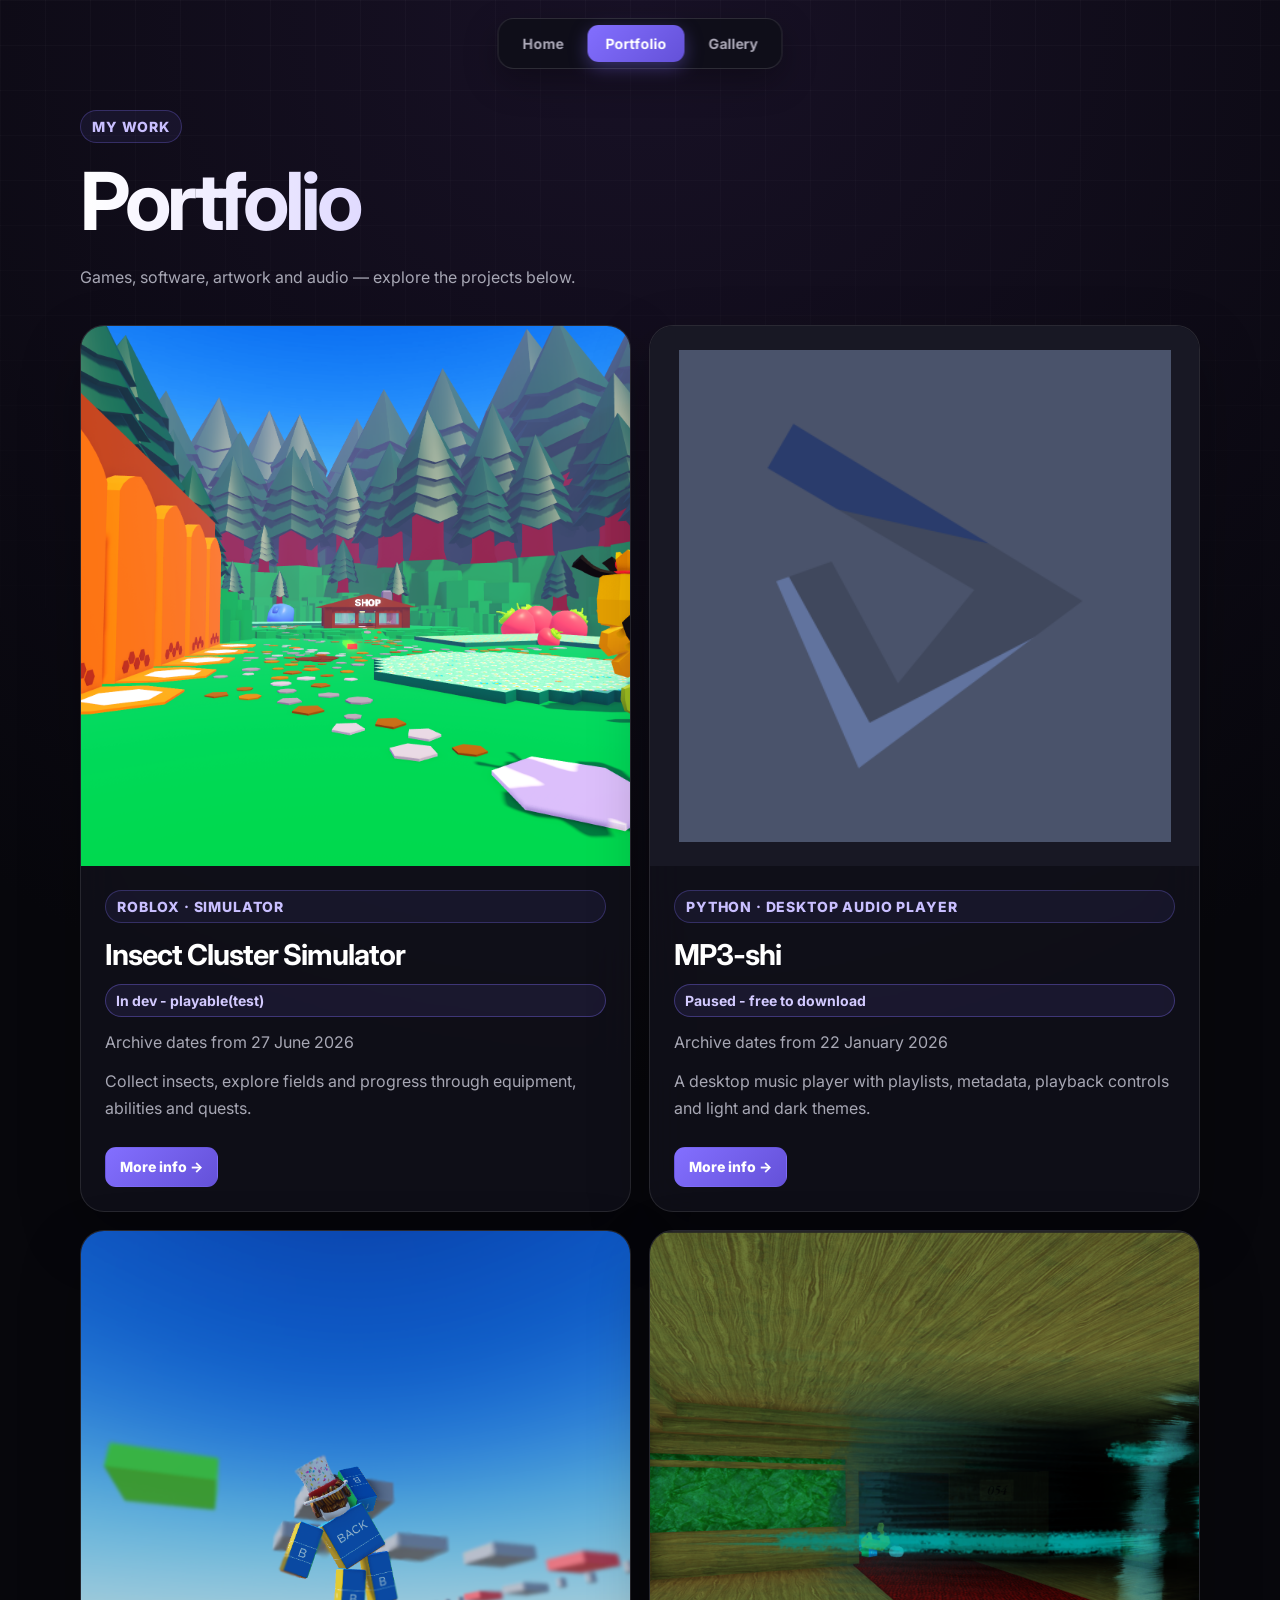
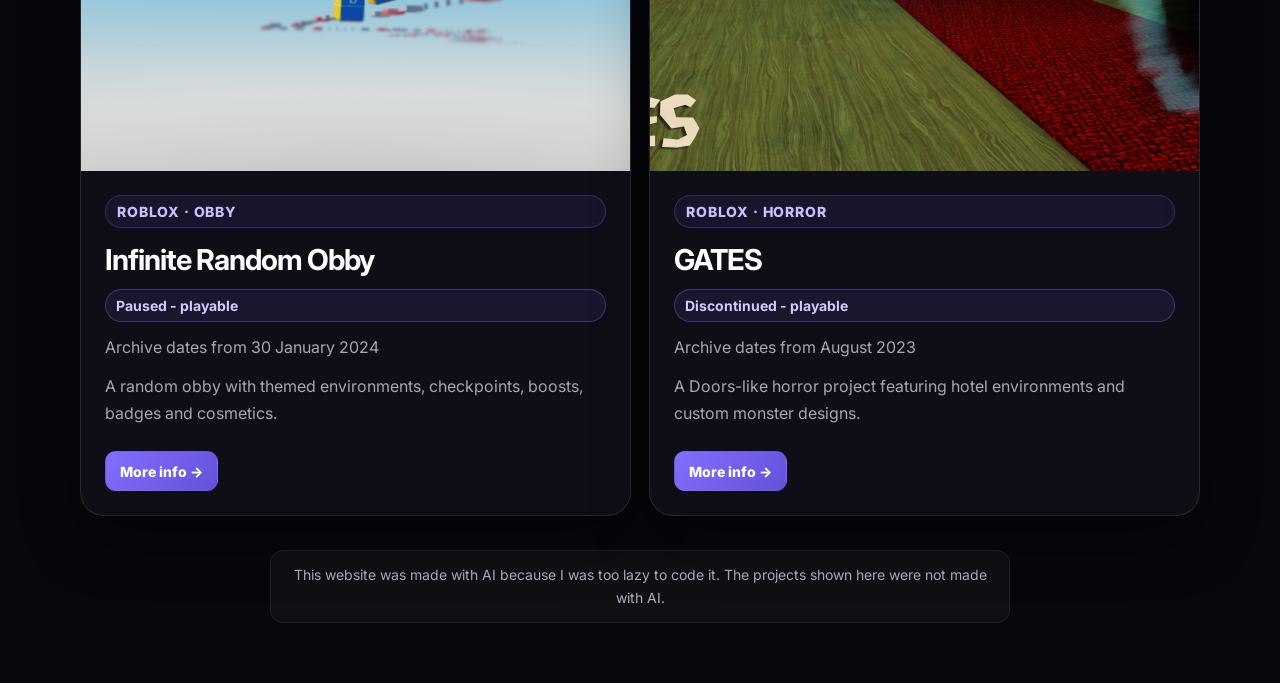
<file: portfolio.html>
<!DOCTYPE html>
<html lang="en">
<head>
	<meta charset="UTF-8">
	<meta name="viewport" content="width=device-width, initial-scale=1.0">
	<title>Trollmine — Portfolio</title>
	<meta name="description" content="Trollmine's portfolio — games, music, art and development work.">
	<meta name="theme-color" content="#7c5cff">

	<style>
		@import url("https://fonts.googleapis.com/css2?family=Inter:wght@400;500;600;700;800&display=swap");

		:root {
			--background: #07070c;
			--card: rgba(18,18,29,.72);
			--text: #ffffff;
			--muted: #a7a7b4;
			--primary: #836fff;
			--secondary: #ba68ff;
			--accent: #58d6ff;
		}

		* { box-sizing: border-box; margin: 0; padding: 0; }

		body {
			min-height: 100vh;
			padding: 110px 22px 60px;
			background:
				radial-gradient(circle at top, #181126 0%, var(--background) 46%),
				var(--background);
			color: var(--text);
			font-family: "Inter", sans-serif;
		}

		.background-grid {
			position: fixed;
			inset: 0;
			z-index: -3;
			background-image:
				linear-gradient(rgba(255,255,255,.025) 1px, transparent 1px),
				linear-gradient(90deg, rgba(255,255,255,.025) 1px, transparent 1px);
			background-size: 45px 45px;
			mask-image: linear-gradient(to bottom, black, transparent 90%);
		}

		.site-tabs {
			position: fixed;
			top: 18px;
			left: 50%;
			z-index: 200;
			display: flex;
			gap: 6px;
			padding: 6px;
			transform: translateX(-50%);
			border: 1px solid rgba(255,255,255,.12);
			border-radius: 16px;
			background: rgba(15,15,24,.84);
			backdrop-filter: blur(18px);
			box-shadow: 0 12px 35px rgba(0,0,0,.3);
		}

		.tab-button {
			padding: 10px 18px;
			border-radius: 11px;
			color: #aaa7b6;
			font-size: .88rem;
			font-weight: 700;
			text-decoration: none;
			transition: .2s ease;
		}

		.tab-button:hover {
			color: white;
			transform: translateY(-1px);
		}

		.tab-button.active {
			background: linear-gradient(135deg,#836fff,#6451d8);
			color: white;
			box-shadow: 0 6px 18px rgba(131,111,255,.35);
		}

		.portfolio {
			width: min(1120px, 100%);
			margin: 0 auto;
		}

		.hero {
			max-width: 760px;
			margin-bottom: 34px;
		}

		.eyebrow {
			display: inline-flex;
			padding: 7px 11px;
			border: 1px solid rgba(131,111,255,.28);
			border-radius: 999px;
			background: rgba(131,111,255,.08);
			color: #c9bfff;
			font-size: .75rem;
			font-weight: 800;
			letter-spacing: .06em;
			text-transform: uppercase;
		}

		h1 {
			margin-top: 14px;
			font-size: clamp(2.6rem,7vw,5rem);
			line-height: .98;
			letter-spacing: -4px;
			background: linear-gradient(90deg,#fff,#c9bfff 55%,#8ce8ff);
			-webkit-background-clip: text;
			background-clip: text;
			color: transparent;
		}

		.hero p {
			margin-top: 18px;
			max-width: 650px;
			color: var(--muted);
			font-size: 1rem;
			line-height: 1.75;
		}

		.project-grid {
			display: grid;
			grid-template-columns: repeat(2,minmax(0,1fr));
			gap: 18px;
		}

		.project-card {
			position: relative;
			overflow: hidden;
			min-height: 300px;
			padding: 26px;
			border: 1px solid rgba(255,255,255,.1);
			border-radius: 24px;
			background: var(--card);
			backdrop-filter: blur(22px);
			box-shadow: 0 24px 60px rgba(0,0,0,.28);
			transition: transform .25s cubic-bezier(.16,1,.3,1), border-color .25s ease;
		}

		.project-card:hover {
			transform: translateY(-5px);
			border-color: rgba(131,111,255,.38);
		}

		.project-card.featured {
			grid-column: 1 / -1;
			min-height: 330px;
		}

		.project-glow {
			position: absolute;
			width: 260px;
			height: 260px;
			top: -110px;
			right: -90px;
			border-radius: 50%;
			background: var(--primary);
			filter: blur(90px);
			opacity: .18;
			pointer-events: none;
		}

		.project-number {
			color: #77778a;
			font-size: .72rem;
			font-weight: 800;
			letter-spacing: .08em;
		}

		.project-card h2 {
			margin-top: 42px;
			font-size: clamp(1.5rem,4vw,2.2rem);
			letter-spacing: -1px;
		}

		.project-card p {
			margin-top: 12px;
			max-width: 670px;
			color: var(--muted);
			font-size: .92rem;
			line-height: 1.7;
		}

		.project-tags {
			display: flex;
			flex-wrap: wrap;
			gap: 7px;
			margin-top: 20px;
		}

		.project-tag {
			padding: 6px 9px;
			border: 1px solid rgba(255,255,255,.08);
			border-radius: 999px;
			background: rgba(255,255,255,.045);
			color: #cbc8d9;
			font-size: .72rem;
			font-weight: 700;
		}

		.project-actions {
			display: flex;
			flex-wrap: wrap;
			gap: 9px;
			margin-top: 24px;
		}

		.project-link {
			display: inline-flex;
			align-items: center;
			min-height: 40px;
			padding: 0 14px;
			border: 1px solid rgba(255,255,255,.1);
			border-radius: 11px;
			background: rgba(255,255,255,.06);
			color: white;
			font-size: .8rem;
			font-weight: 800;
			text-decoration: none;
			transition: .2s ease;
		}

		.project-link.primary {
			border-color: transparent;
			background: linear-gradient(135deg,#836fff,#6451d8);
		}

		.project-link:hover {
			transform: translateY(-2px);
			background-color: rgba(255,255,255,.1);
		}

		.ai-note {
			max-width: 740px;
			margin: 34px auto 0;
			padding: 13px 16px;
			border: 1px solid rgba(255,255,255,.07);
			border-radius: 13px;
			background: rgba(255,255,255,.035);
			color: #858593;
			font-size: .74rem;
			line-height: 1.6;
			text-align: center;
		}

		@media (max-width: 760px) {
			body { padding: 92px 14px 40px; }
			.site-tabs { top: 10px; }
			.project-grid { grid-template-columns: 1fr; }
			.project-card.featured { grid-column: auto; }
			h1 { letter-spacing: -2.5px; }
		}
	
.project-card {padding:0;display:flex;flex-direction:column}.project-cover{width:100%;aspect-ratio:16/9;object-fit:cover;display:block;background:#181824}.project-cover.app-icon{object-fit:contain;padding:24px}.card-body{padding:24px;display:flex;flex-direction:column;flex:1}.project-card h2{margin-top:14px;font-size:1.8rem}.project-card p{font-size:1rem}.project-card .project-actions{margin-top:auto;padding-top:24px}.date{color:#b8b3c8;font-size:.875rem;line-height:1.6;margin-top:12px}.project-tag,.project-link,.eyebrow{font-size:.875rem}.ai-note{font-size:.875rem;color:#b1adbf}.detail-section{margin-top:36px;padding:26px;border:1px solid #ffffff18;border-radius:24px;background:var(--card)}.detail-section h2{margin-bottom:18px}.detail-section p{color:#b8b3c8;line-height:1.8}.detail-hero{margin-top:24px;border-radius:24px;overflow:hidden}.detail-hero img{max-height:540px;object-fit:contain}.media-grid{display:grid;grid-template-columns:repeat(2,minmax(0,1fr));gap:18px}.art-grid{grid-template-columns:repeat(4,minmax(0,1fr))}.media-grid img{width:100%;aspect-ratio:16/9;object-fit:contain;background:#1c1b2a;border-radius:14px}.art-grid img{aspect-ratio:1}.media-grid a{display:block}.media-grid figcaption{color:#b8b3c8;font-size:.875rem;margin-top:9px;overflow-wrap:anywhere}.audio-list{display:grid;grid-template-columns:repeat(2,minmax(0,1fr));gap:18px}.audio-track{padding:16px;background:#ffffff06;border-radius:14px}.audio-track h3{font-size:1rem;margin-bottom:12px}audio{width:100%}.back-link{color:#c9bfff;display:inline-block;margin-bottom:24px}a:focus-visible{outline:3px solid #8ce8ff;outline-offset:5px}.hero{max-width:900px}h1{line-height:1.1;overflow-wrap:anywhere}.source-note{margin-top:18px;font-size:.875rem;color:#b8b3c8;line-height:1.7}@media(max-width:600px){.media-grid,.audio-list{grid-template-columns:1fr}.art-grid{grid-template-columns:repeat(2,minmax(0,1fr))}.detail-section{padding:18px}.tab-button{padding:10px 14px}}@media(prefers-reduced-motion:reduce){*,*::before,*::after{transition:none!important;scroll-behavior:auto!important}}

.project-status,.project-card p.project-status{display:table;margin-top:12px;padding:5px 10px;border:1px solid rgba(131,111,255,.35);border-radius:999px;background:rgba(131,111,255,.10);color:#d3caff;font-size:.875rem;font-weight:700;line-height:1.5}
</style>
</head>

<body>
	<nav class="site-tabs" aria-label="Main navigation">
		<a class="tab-button" href="index.html">Home</a>
		<a aria-current="page" class="tab-button active" href="portfolio.html">Portfolio</a>
		<a class="tab-button" href="gallery.html">Gallery</a>
	</nav>

	<div class="background-grid"></div>

	<main class="portfolio">
		<header class="hero">
			<span class="eyebrow">My work</span>
			<h1>Portfolio</h1>
			<p>
				Games, software, artwork and audio — explore the projects below.
			</p>
		</header>

		<section class="project-grid" aria-label="Projects"><article class="project-card"><img class="project-cover " src="assets/projects/ics/TheMeadow.png" alt="Insect Cluster Simulator — project artwork" width="960" height="540"><div class="card-body"><span class="eyebrow">Roblox · Simulator</span><h2>Insect Cluster Simulator</h2><p class="project-status">In dev - playable(test)</p><p class="date">Archive dates from <time datetime="2026-06-27">27 June 2026</time></p><p>Collect insects, explore fields and progress through equipment, abilities and quests.</p><div class="project-actions"><a class="project-link primary" href="projects/ics.html" aria-label="More info about Insect Cluster Simulator">More info →</a></div></div></article>
<article class="project-card"><img class="project-cover app-icon" src="assets/projects/mp3-shi/Icon.png" alt="MP3-shi — application icon" width="960" height="540"><div class="card-body"><span class="eyebrow">Python · Desktop audio player</span><h2>MP3-shi</h2><p class="project-status">Paused - free to download</p><p class="date">Archive dates from <time datetime="2026-01-22">22 January 2026</time></p><p>A desktop music player with playlists, metadata, playback controls and light and dark themes.</p><div class="project-actions"><a class="project-link primary" href="projects/mp3-shi.html" aria-label="More info about MP3-shi">More info →</a></div></div></article>
<article class="project-card"><img class="project-cover " src="assets/projects/iro/Thumbnail1.png" alt="Infinite Random Obby — project artwork" width="960" height="540"><div class="card-body"><span class="eyebrow">Roblox · Obby</span><h2>Infinite Random Obby</h2><p class="project-status">Paused - playable</p><p class="date">Archive dates from <time datetime="2024-01-30">30 January 2024</time></p><p>A random obby with themed environments, checkpoints, boosts, badges and cosmetics.</p><div class="project-actions"><a class="project-link primary" href="projects/iro.html" aria-label="More info about Infinite Random Obby">More info →</a></div></div></article>
<article class="project-card"><img class="project-cover " src="assets/projects/gates/GatesThumbNails1.png" alt="GATES — project artwork" width="960" height="540"><div class="card-body"><span class="eyebrow">Roblox · Horror</span><h2>GATES</h2><p class="project-status">Discontinued - playable</p><p class="date">Archive dates from <time datetime="2023-08">August 2023</time></p><p>A Doors-like horror project featuring hotel environments and custom monster designs.</p><div class="project-actions"><a class="project-link primary" href="projects/gates.html" aria-label="More info about GATES">More info →</a></div></div></article></section>

		
	<p class="ai-note">
		This website was made with AI because I was too lazy to code it.
		The projects shown here were not made with AI.
	</p>

	</main>
</body>
</html>
</file>
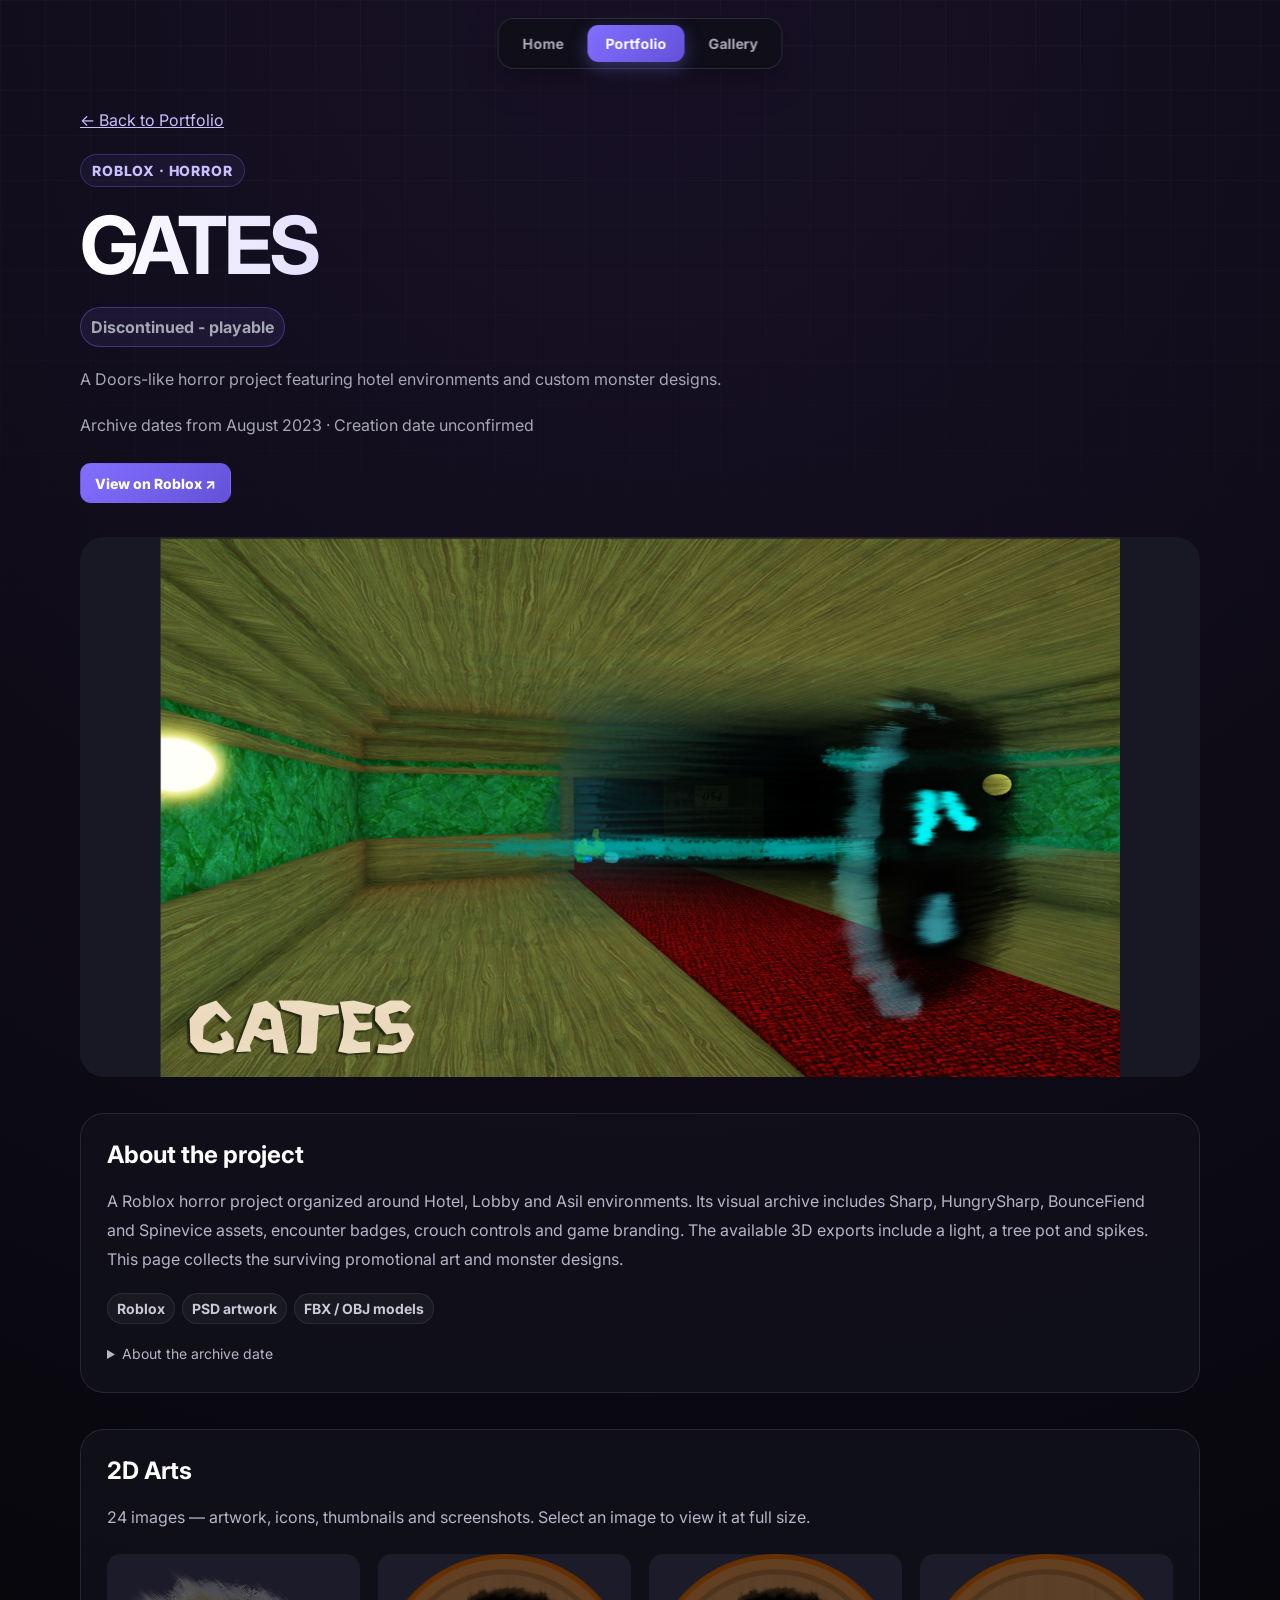
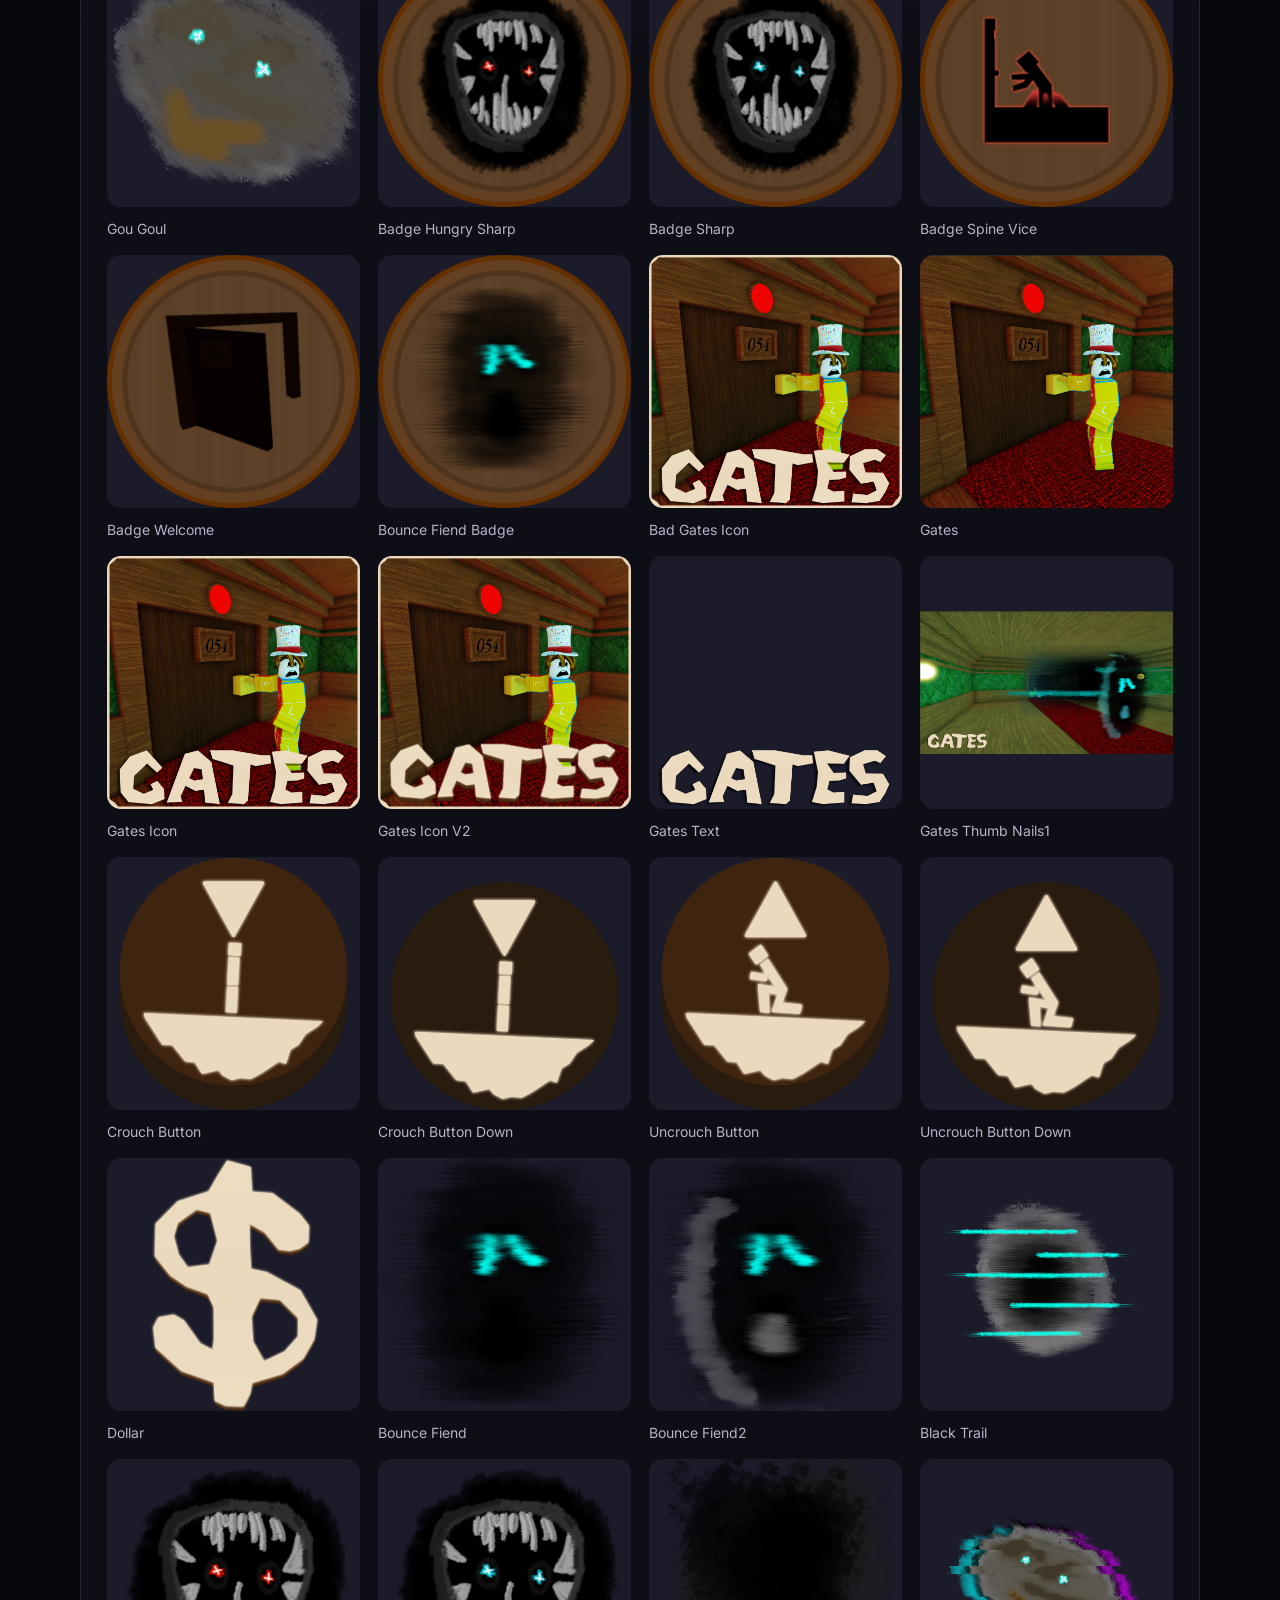
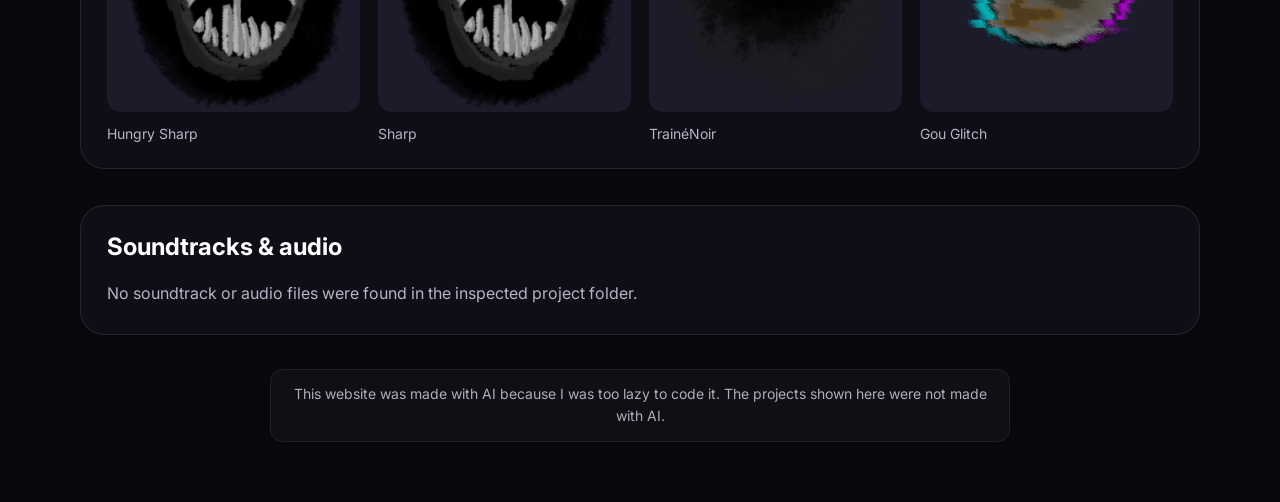
<file: projects/gates.html>
<!DOCTYPE html><html lang="en"><head><meta charset="UTF-8"><meta name="viewport" content="width=device-width, initial-scale=1"><title>GATES — Trollmine</title><meta name="description" content="A Doors-like horror project featuring hotel environments and custom monster designs."><meta name="theme-color" content="#7c5cff"><link rel="stylesheet" href="../assets/project-pages.css"></head><body><nav class="site-tabs" aria-label="Main navigation"><a class="tab-button" href="../index.html">Home</a><a class="tab-button active" aria-current="page" href="../portfolio.html">Portfolio</a><a class="tab-button" href="../gallery.html">Gallery</a></nav><div class="background-grid"></div><main class="portfolio"><a class="back-link" href="../portfolio.html">← Back to Portfolio</a><header class="hero"><span class="eyebrow">Roblox · Horror</span><h1>GATES</h1><p class="project-status">Discontinued - playable</p><p>A Doors-like horror project featuring hotel environments and custom monster designs.</p><p class="date">Archive dates from <time datetime="2023-08">August 2023</time> · Creation date unconfirmed</p><div class="project-actions"><a class="project-link primary" href="https://www.roblox.com/games/14282638042/GATES" target="_blank" rel="noopener noreferrer">View on Roblox ↗</a></div></header><figure class="detail-hero"><img class="project-cover " src="../assets/projects/gates/GatesThumbNails1.png" alt="GATES project artwork" width="960" height="540"></figure><section class="detail-section"><h2>About the project</h2><p>A Roblox horror project organized around Hotel, Lobby and Asil environments. Its visual archive includes Sharp, HungrySharp, BounceFiend and Spinevice assets, encounter badges, crouch controls and game branding. The available 3D exports include a light, a tree pot and spikes. This page collects the surviving promotional art and monster designs.</p><div class="project-tags"><span class="project-tag">Roblox</span><span class="project-tag">PSD artwork</span><span class="project-tag">FBX / OBJ models</span></div><details class="source-note"><summary>About the archive date</summary><p>Local monster artwork has creation timestamps in August 2023; the earliest modification found is 22 August 2023. The exact project creation date is unconfirmed.</p></details></section><section class="detail-section"><h2>2D Arts</h2><p class="art-intro">24 images — artwork, icons, thumbnails and screenshots. Select an image to view it at full size.</p><div class="media-grid art-grid"><figure><a href="../assets/projects/gates/art/Asil/Monsters/GouGoul.png" target="_blank" rel="noopener noreferrer" aria-label="Open Gou Goul at full size"><img src="../assets/projects/gates/art/Asil/Monsters/GouGoul.png" alt="GATES — Gou Goul" loading="lazy" width="800" height="450"></a><figcaption>Gou Goul</figcaption></figure>
<figure><a href="../assets/projects/gates/art/Hotel/Badges/BadgeHungrySharp.png" target="_blank" rel="noopener noreferrer" aria-label="Open Badge Hungry Sharp at full size"><img src="../assets/projects/gates/art/Hotel/Badges/BadgeHungrySharp.png" alt="GATES — Badge Hungry Sharp" loading="lazy" width="800" height="450"></a><figcaption>Badge Hungry Sharp</figcaption></figure>
<figure><a href="../assets/projects/gates/art/Hotel/Badges/BadgeSharp.png" target="_blank" rel="noopener noreferrer" aria-label="Open Badge Sharp at full size"><img src="../assets/projects/gates/art/Hotel/Badges/BadgeSharp.png" alt="GATES — Badge Sharp" loading="lazy" width="800" height="450"></a><figcaption>Badge Sharp</figcaption></figure>
<figure><a href="../assets/projects/gates/art/Hotel/Badges/BadgeSpineVice.png" target="_blank" rel="noopener noreferrer" aria-label="Open Badge Spine Vice at full size"><img src="../assets/projects/gates/art/Hotel/Badges/BadgeSpineVice.png" alt="GATES — Badge Spine Vice" loading="lazy" width="800" height="450"></a><figcaption>Badge Spine Vice</figcaption></figure>
<figure><a href="../assets/projects/gates/art/Hotel/Badges/BadgeWelcome.png" target="_blank" rel="noopener noreferrer" aria-label="Open Badge Welcome at full size"><img src="../assets/projects/gates/art/Hotel/Badges/BadgeWelcome.png" alt="GATES — Badge Welcome" loading="lazy" width="800" height="450"></a><figcaption>Badge Welcome</figcaption></figure>
<figure><a href="../assets/projects/gates/art/Hotel/Badges/BounceFiendBadge.png" target="_blank" rel="noopener noreferrer" aria-label="Open Bounce Fiend Badge at full size"><img src="../assets/projects/gates/art/Hotel/Badges/BounceFiendBadge.png" alt="GATES — Bounce Fiend Badge" loading="lazy" width="800" height="450"></a><figcaption>Bounce Fiend Badge</figcaption></figure>
<figure><a href="../assets/projects/gates/art/Hotel/IconsAndThumnails/Icons/BadGatesIcon.png" target="_blank" rel="noopener noreferrer" aria-label="Open Bad Gates Icon at full size"><img src="../assets/projects/gates/art/Hotel/IconsAndThumnails/Icons/BadGatesIcon.png" alt="GATES — Bad Gates Icon" loading="lazy" width="800" height="450"></a><figcaption>Bad Gates Icon</figcaption></figure>
<figure><a href="../assets/projects/gates/art/Hotel/IconsAndThumnails/Icons/Gates.png" target="_blank" rel="noopener noreferrer" aria-label="Open Gates at full size"><img src="../assets/projects/gates/art/Hotel/IconsAndThumnails/Icons/Gates.png" alt="GATES — Gates" loading="lazy" width="800" height="450"></a><figcaption>Gates</figcaption></figure>
<figure><a href="../assets/projects/gates/art/Hotel/IconsAndThumnails/Icons/GatesIcon.png" target="_blank" rel="noopener noreferrer" aria-label="Open Gates Icon at full size"><img src="../assets/projects/gates/art/Hotel/IconsAndThumnails/Icons/GatesIcon.png" alt="GATES — Gates Icon" loading="lazy" width="800" height="450"></a><figcaption>Gates Icon</figcaption></figure>
<figure><a href="../assets/projects/gates/art/Hotel/IconsAndThumnails/Icons/GatesIconV2.png" target="_blank" rel="noopener noreferrer" aria-label="Open Gates Icon V2 at full size"><img src="../assets/projects/gates/art/Hotel/IconsAndThumnails/Icons/GatesIconV2.png" alt="GATES — Gates Icon V2" loading="lazy" width="800" height="450"></a><figcaption>Gates Icon V2</figcaption></figure>
<figure><a href="../assets/projects/gates/art/Hotel/IconsAndThumnails/Icons/GatesText.png" target="_blank" rel="noopener noreferrer" aria-label="Open Gates Text at full size"><img src="../assets/projects/gates/art/Hotel/IconsAndThumnails/Icons/GatesText.png" alt="GATES — Gates Text" loading="lazy" width="800" height="450"></a><figcaption>Gates Text</figcaption></figure>
<figure><a href="../assets/projects/gates/art/Hotel/IconsAndThumnails/Thumbnails/GatesThumbNails1.png" target="_blank" rel="noopener noreferrer" aria-label="Open Gates Thumb Nails1 at full size"><img src="../assets/projects/gates/art/Hotel/IconsAndThumnails/Thumbnails/GatesThumbNails1.png" alt="GATES — Gates Thumb Nails1" loading="lazy" width="800" height="450"></a><figcaption>Gates Thumb Nails1</figcaption></figure>
<figure><a href="../assets/projects/gates/art/Hotel/ImagesAndDecals/Buttons/CrouchButton.png" target="_blank" rel="noopener noreferrer" aria-label="Open Crouch Button at full size"><img src="../assets/projects/gates/art/Hotel/ImagesAndDecals/Buttons/CrouchButton.png" alt="GATES — Crouch Button" loading="lazy" width="800" height="450"></a><figcaption>Crouch Button</figcaption></figure>
<figure><a href="../assets/projects/gates/art/Hotel/ImagesAndDecals/Buttons/CrouchButtonDown.png" target="_blank" rel="noopener noreferrer" aria-label="Open Crouch Button Down at full size"><img src="../assets/projects/gates/art/Hotel/ImagesAndDecals/Buttons/CrouchButtonDown.png" alt="GATES — Crouch Button Down" loading="lazy" width="800" height="450"></a><figcaption>Crouch Button Down</figcaption></figure>
<figure><a href="../assets/projects/gates/art/Hotel/ImagesAndDecals/Buttons/UncrouchButton.png" target="_blank" rel="noopener noreferrer" aria-label="Open Uncrouch Button at full size"><img src="../assets/projects/gates/art/Hotel/ImagesAndDecals/Buttons/UncrouchButton.png" alt="GATES — Uncrouch Button" loading="lazy" width="800" height="450"></a><figcaption>Uncrouch Button</figcaption></figure>
<figure><a href="../assets/projects/gates/art/Hotel/ImagesAndDecals/Buttons/UncrouchButtonDown.png" target="_blank" rel="noopener noreferrer" aria-label="Open Uncrouch Button Down at full size"><img src="../assets/projects/gates/art/Hotel/ImagesAndDecals/Buttons/UncrouchButtonDown.png" alt="GATES — Uncrouch Button Down" loading="lazy" width="800" height="450"></a><figcaption>Uncrouch Button Down</figcaption></figure>
<figure><a href="../assets/projects/gates/art/Hotel/ImagesAndDecals/Dollar/Dollar.png" target="_blank" rel="noopener noreferrer" aria-label="Open Dollar at full size"><img src="../assets/projects/gates/art/Hotel/ImagesAndDecals/Dollar/Dollar.png" alt="GATES — Dollar" loading="lazy" width="800" height="450"></a><figcaption>Dollar</figcaption></figure>
<figure><a href="../assets/projects/gates/art/Hotel/Monsters/BounceFiend/BounceFiend.png" target="_blank" rel="noopener noreferrer" aria-label="Open Bounce Fiend at full size"><img src="../assets/projects/gates/art/Hotel/Monsters/BounceFiend/BounceFiend.png" alt="GATES — Bounce Fiend" loading="lazy" width="800" height="450"></a><figcaption>Bounce Fiend</figcaption></figure>
<figure><a href="../assets/projects/gates/art/Hotel/Monsters/BounceFiend/BounceFiend2.png" target="_blank" rel="noopener noreferrer" aria-label="Open Bounce Fiend2 at full size"><img src="../assets/projects/gates/art/Hotel/Monsters/BounceFiend/BounceFiend2.png" alt="GATES — Bounce Fiend2" loading="lazy" width="800" height="450"></a><figcaption>Bounce Fiend2</figcaption></figure>
<figure><a href="../assets/projects/gates/art/Hotel/Monsters/BounceFiend/Train%C3%A9/BlackTrail.png" target="_blank" rel="noopener noreferrer" aria-label="Open Black Trail at full size"><img src="../assets/projects/gates/art/Hotel/Monsters/BounceFiend/Train%C3%A9/BlackTrail.png" alt="GATES — Black Trail" loading="lazy" width="800" height="450"></a><figcaption>Black Trail</figcaption></figure>
<figure><a href="../assets/projects/gates/art/Hotel/Monsters/Sharp/HungrySharp.png" target="_blank" rel="noopener noreferrer" aria-label="Open Hungry Sharp at full size"><img src="../assets/projects/gates/art/Hotel/Monsters/Sharp/HungrySharp.png" alt="GATES — Hungry Sharp" loading="lazy" width="800" height="450"></a><figcaption>Hungry Sharp</figcaption></figure>
<figure><a href="../assets/projects/gates/art/Hotel/Monsters/Sharp/Sharp.png" target="_blank" rel="noopener noreferrer" aria-label="Open Sharp at full size"><img src="../assets/projects/gates/art/Hotel/Monsters/Sharp/Sharp.png" alt="GATES — Sharp" loading="lazy" width="800" height="450"></a><figcaption>Sharp</figcaption></figure>
<figure><a href="../assets/projects/gates/art/Hotel/Monsters/Sharp/Train%C3%A9s/Train%C3%A9Noir.png" target="_blank" rel="noopener noreferrer" aria-label="Open TrainéNoir at full size"><img src="../assets/projects/gates/art/Hotel/Monsters/Sharp/Train%C3%A9s/Train%C3%A9Noir.png" alt="GATES — TrainéNoir" loading="lazy" width="800" height="450"></a><figcaption>TrainéNoir</figcaption></figure>
<figure><a href="../assets/projects/gates/art/Lobby/MonsterNpc/GouGlitch.png" target="_blank" rel="noopener noreferrer" aria-label="Open Gou Glitch at full size"><img src="../assets/projects/gates/art/Lobby/MonsterNpc/GouGlitch.png" alt="GATES — Gou Glitch" loading="lazy" width="800" height="450"></a><figcaption>Gou Glitch</figcaption></figure></div></section><section class="detail-section"><h2>Soundtracks &amp; audio</h2><p>No soundtrack or audio files were found in the inspected project folder.</p><div class="audio-list"></div></section><p class="ai-note">This website was made with AI because I was too lazy to code it. The projects shown here were not made with AI.</p></main></body></html>
</file>
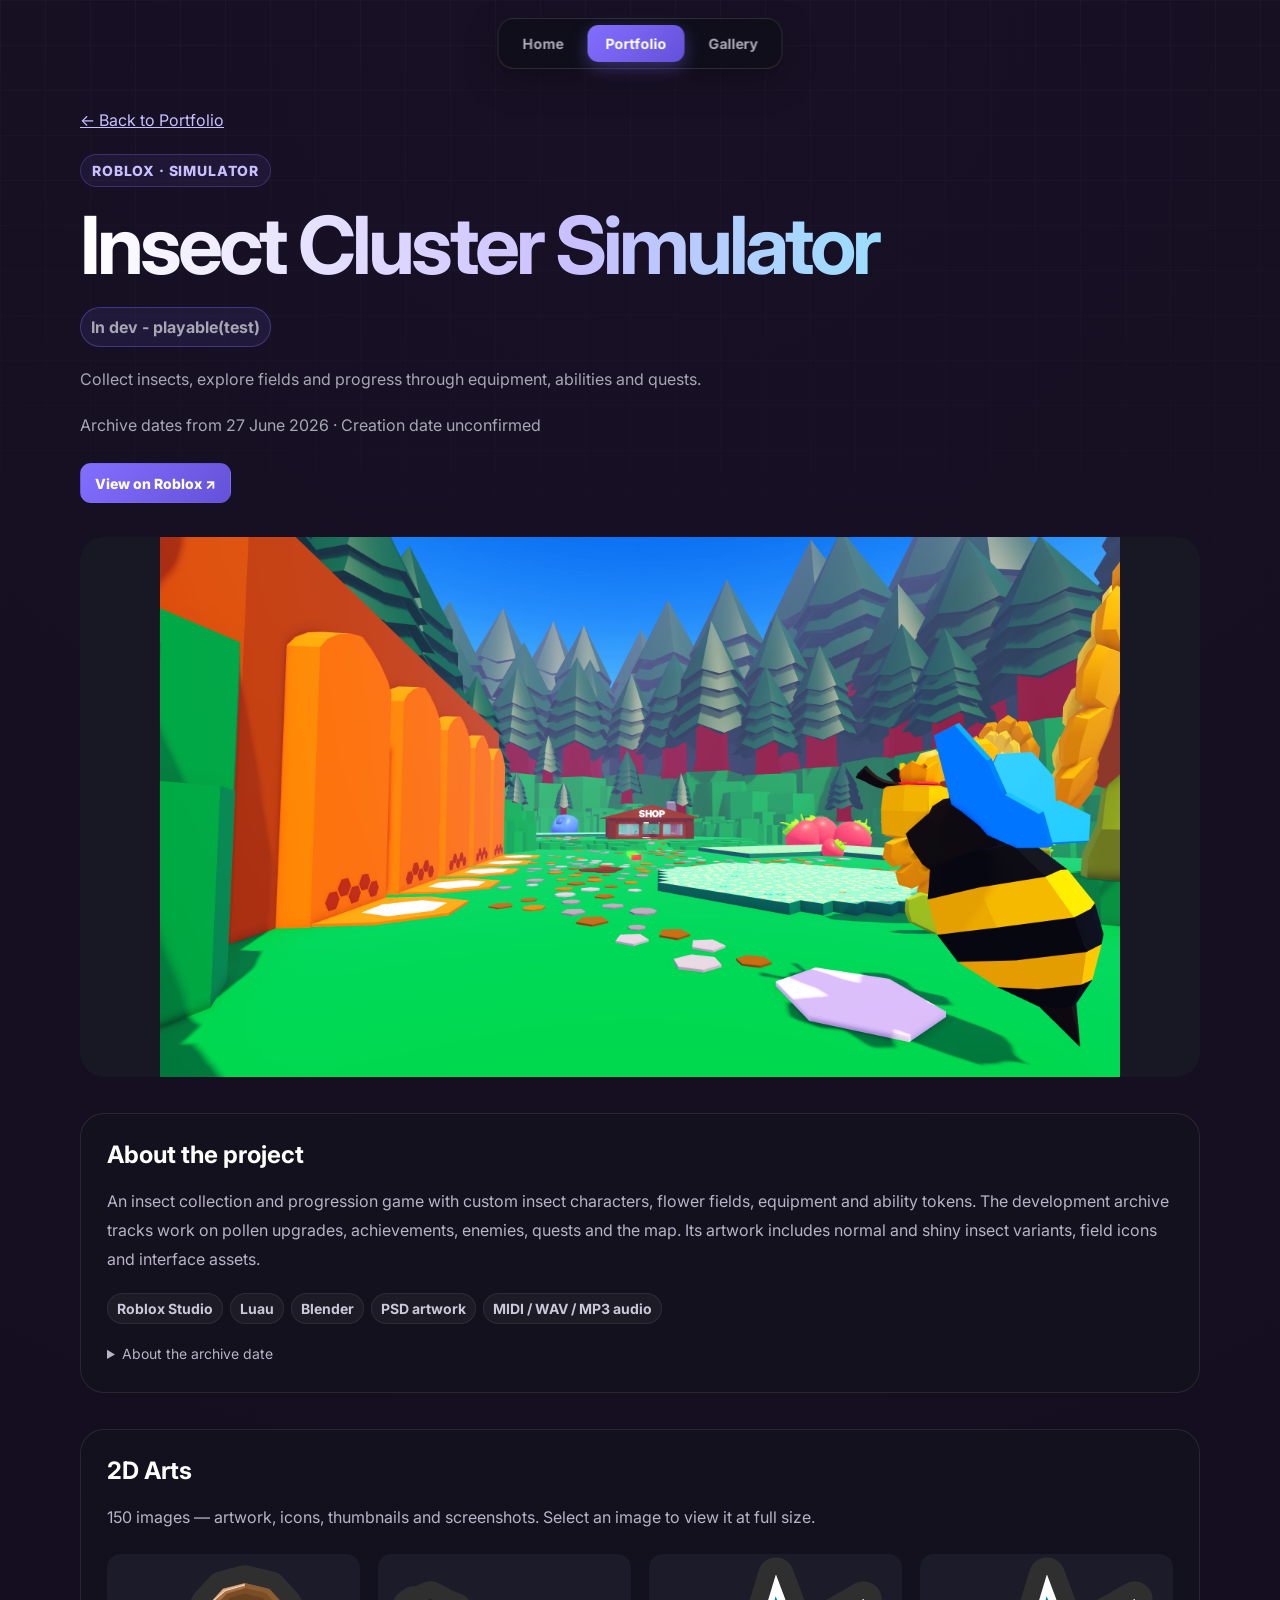
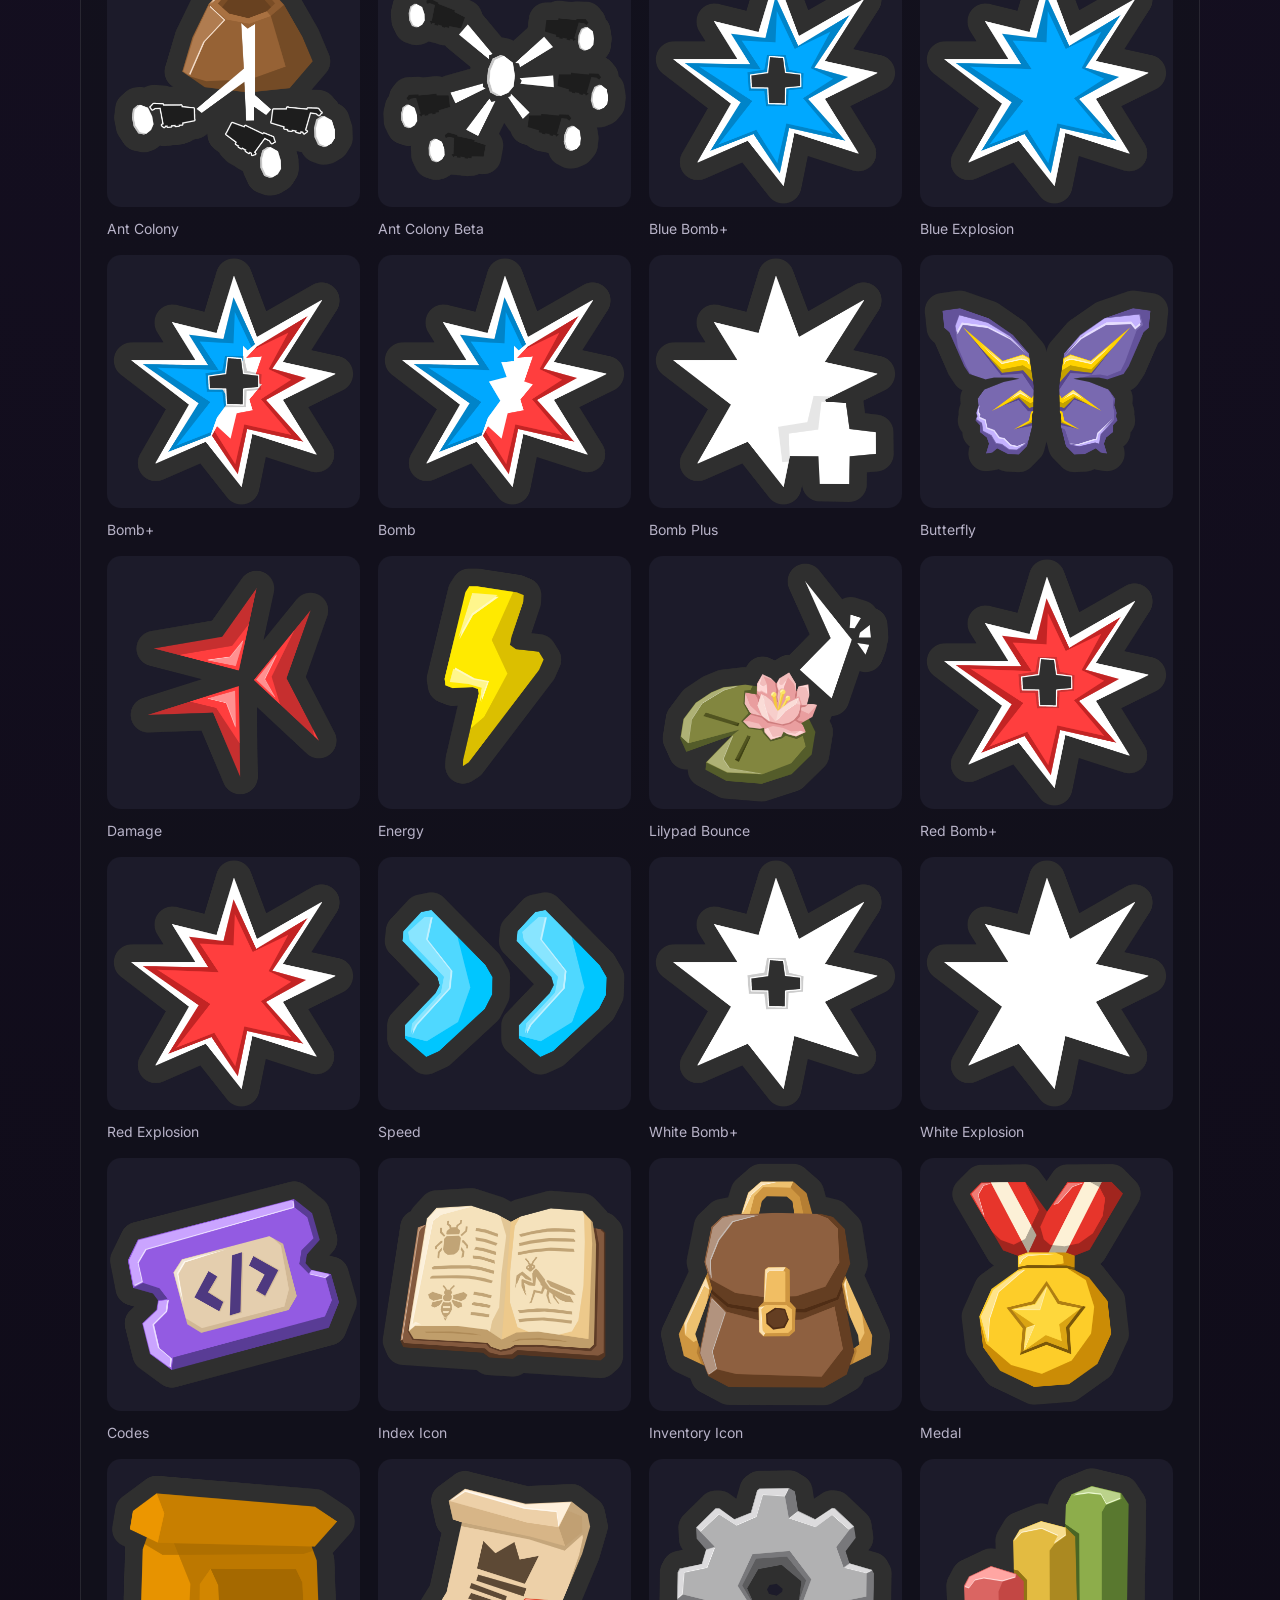
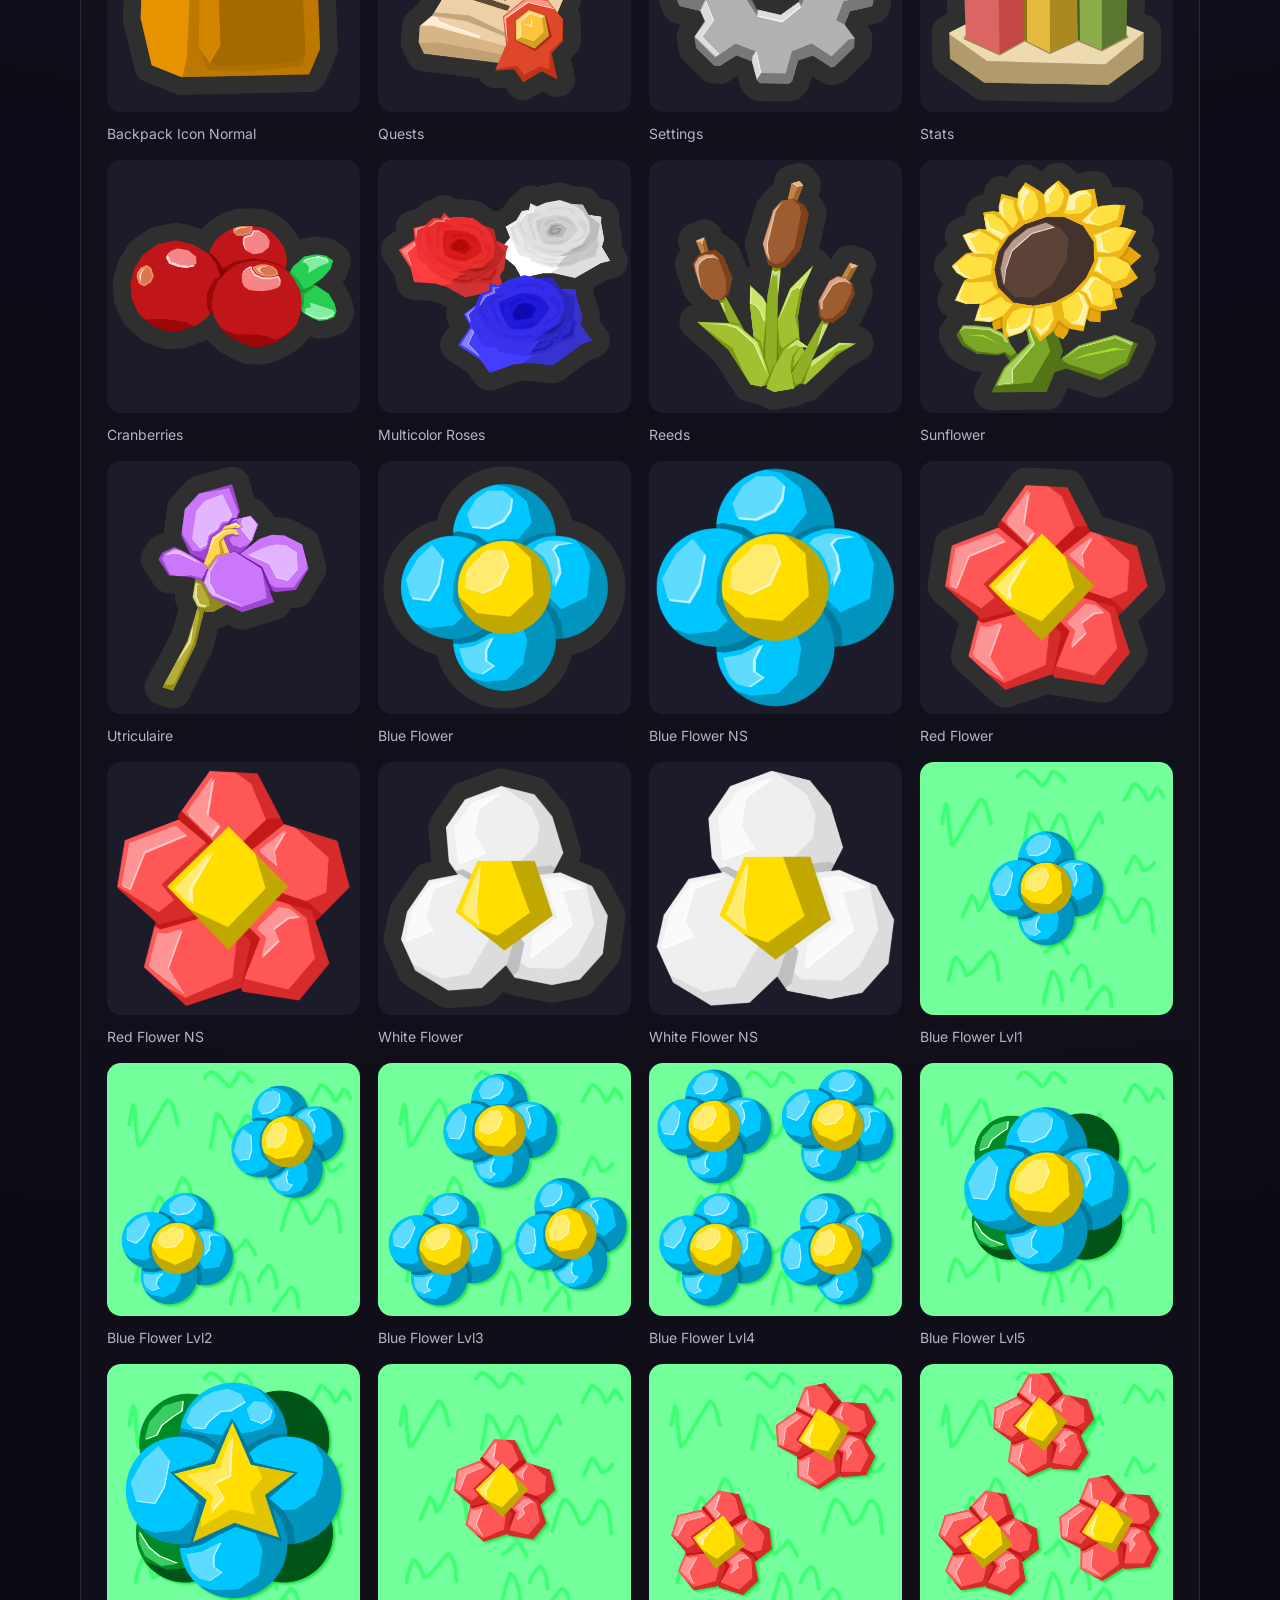
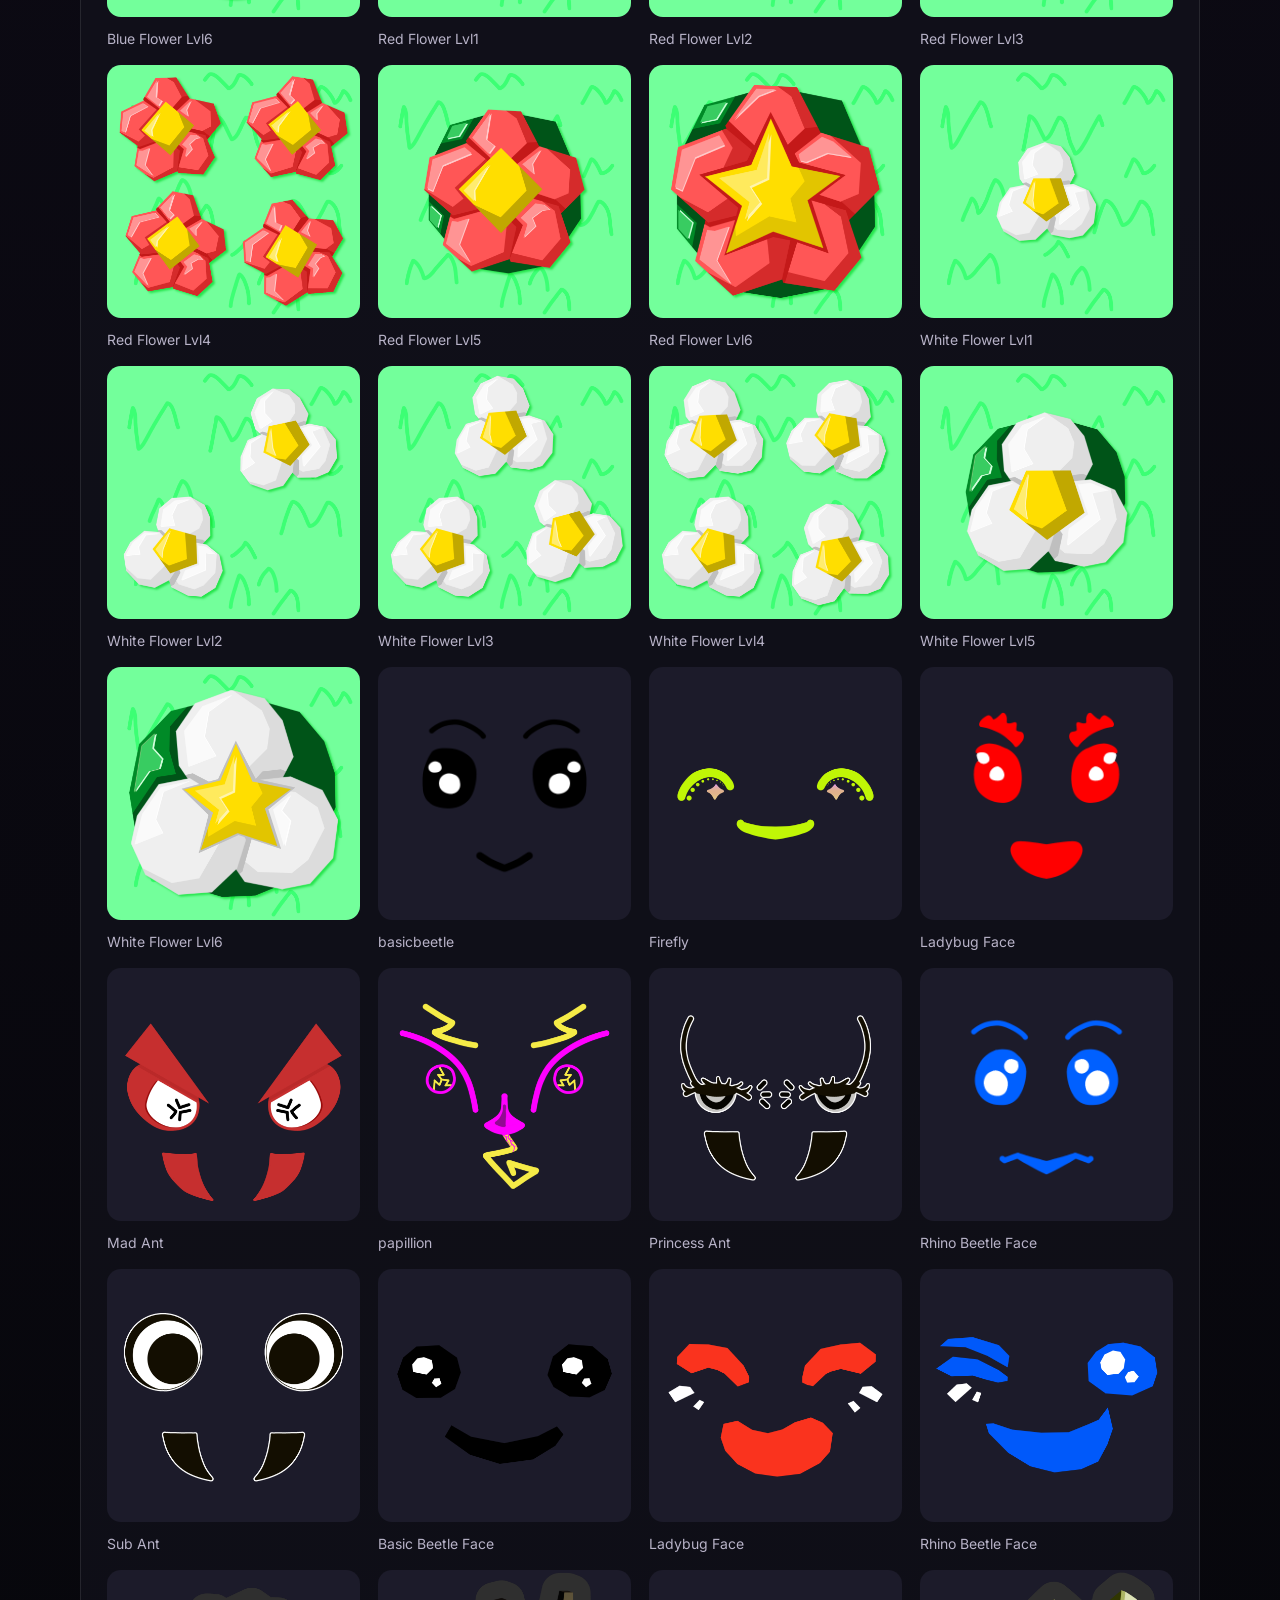
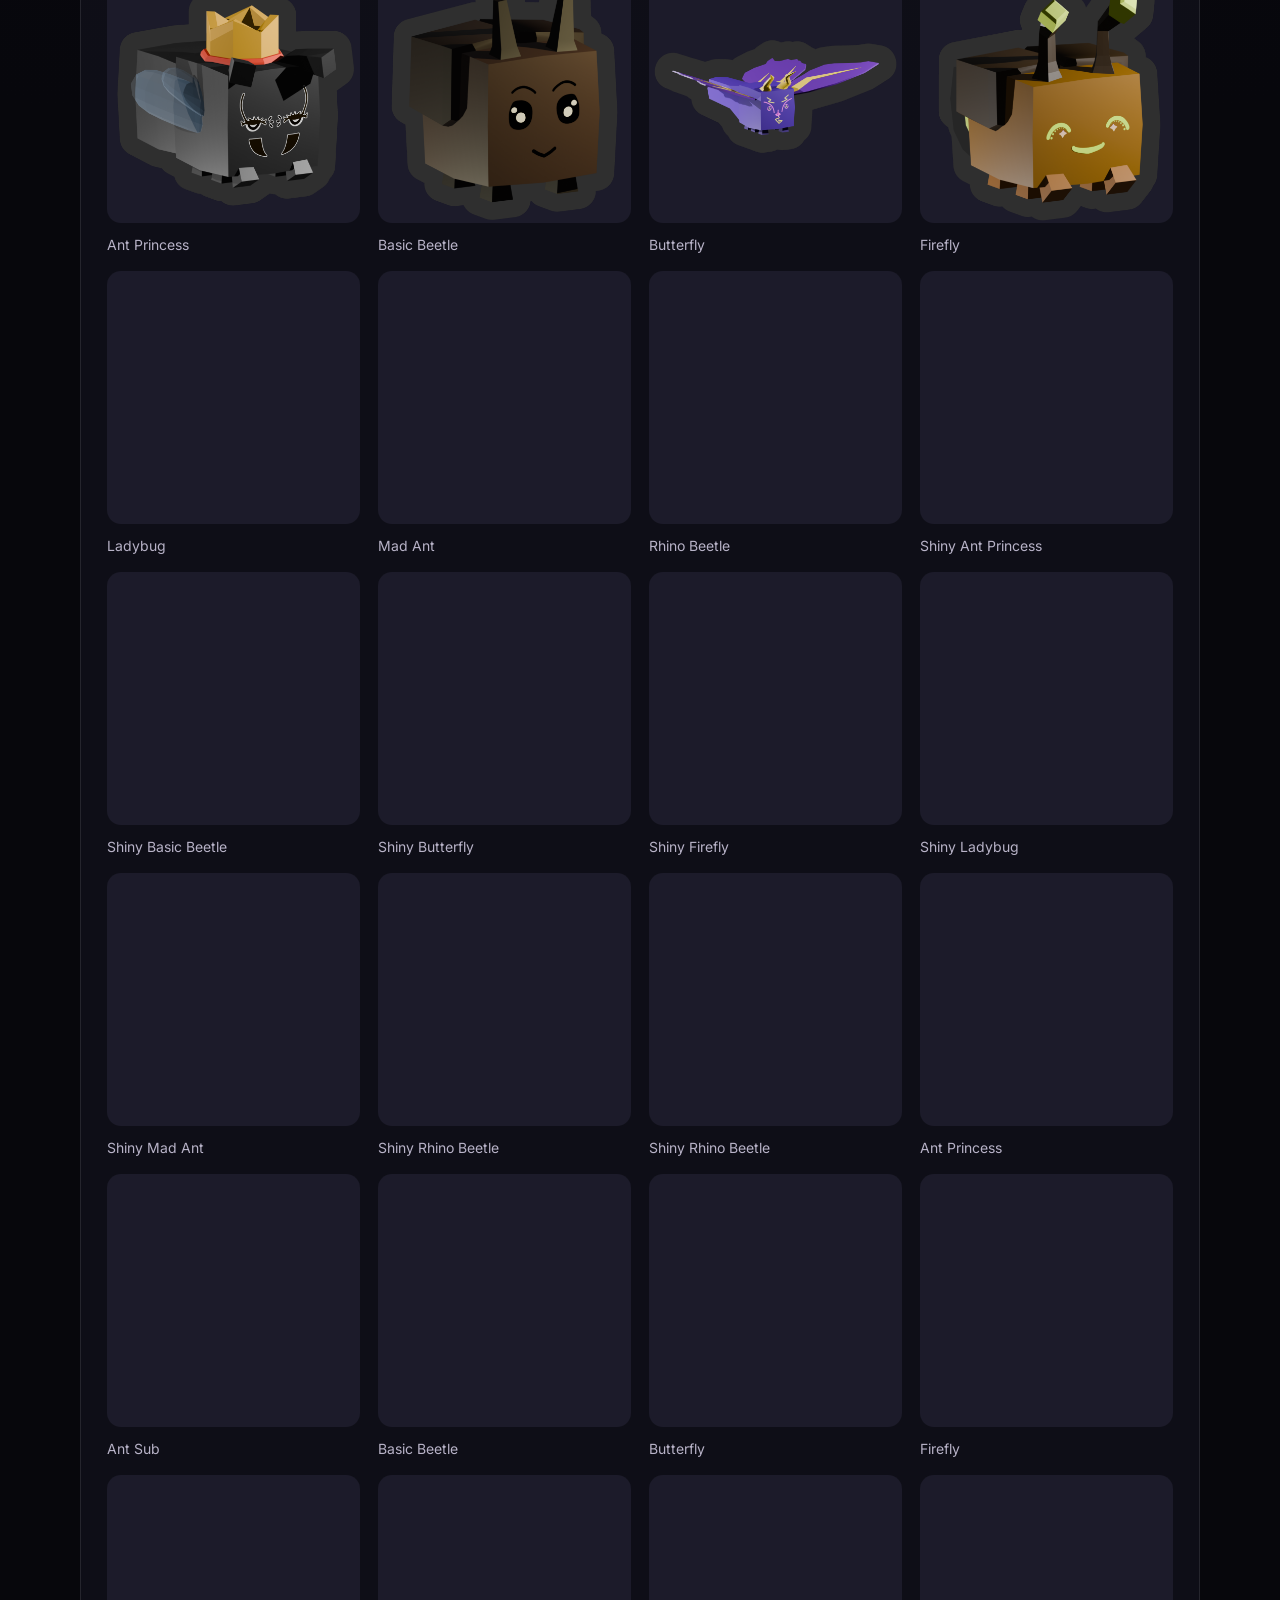
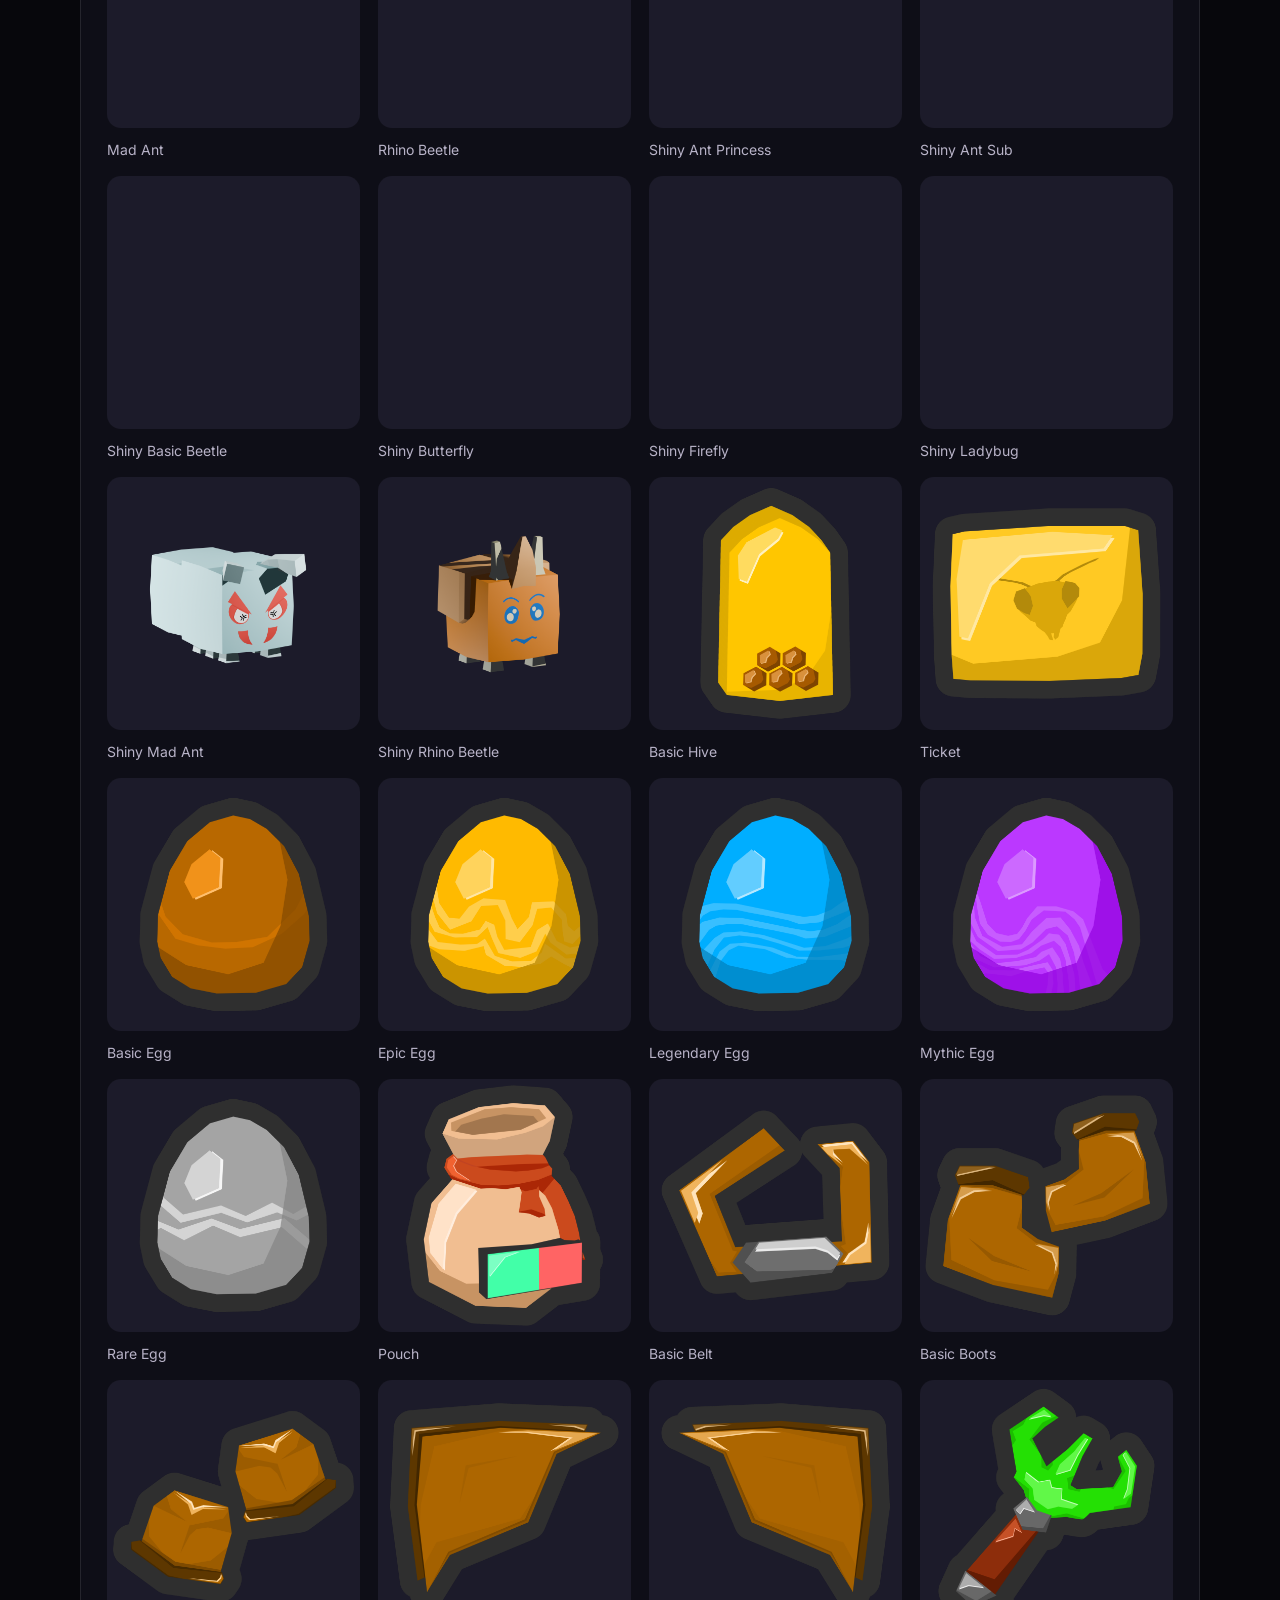
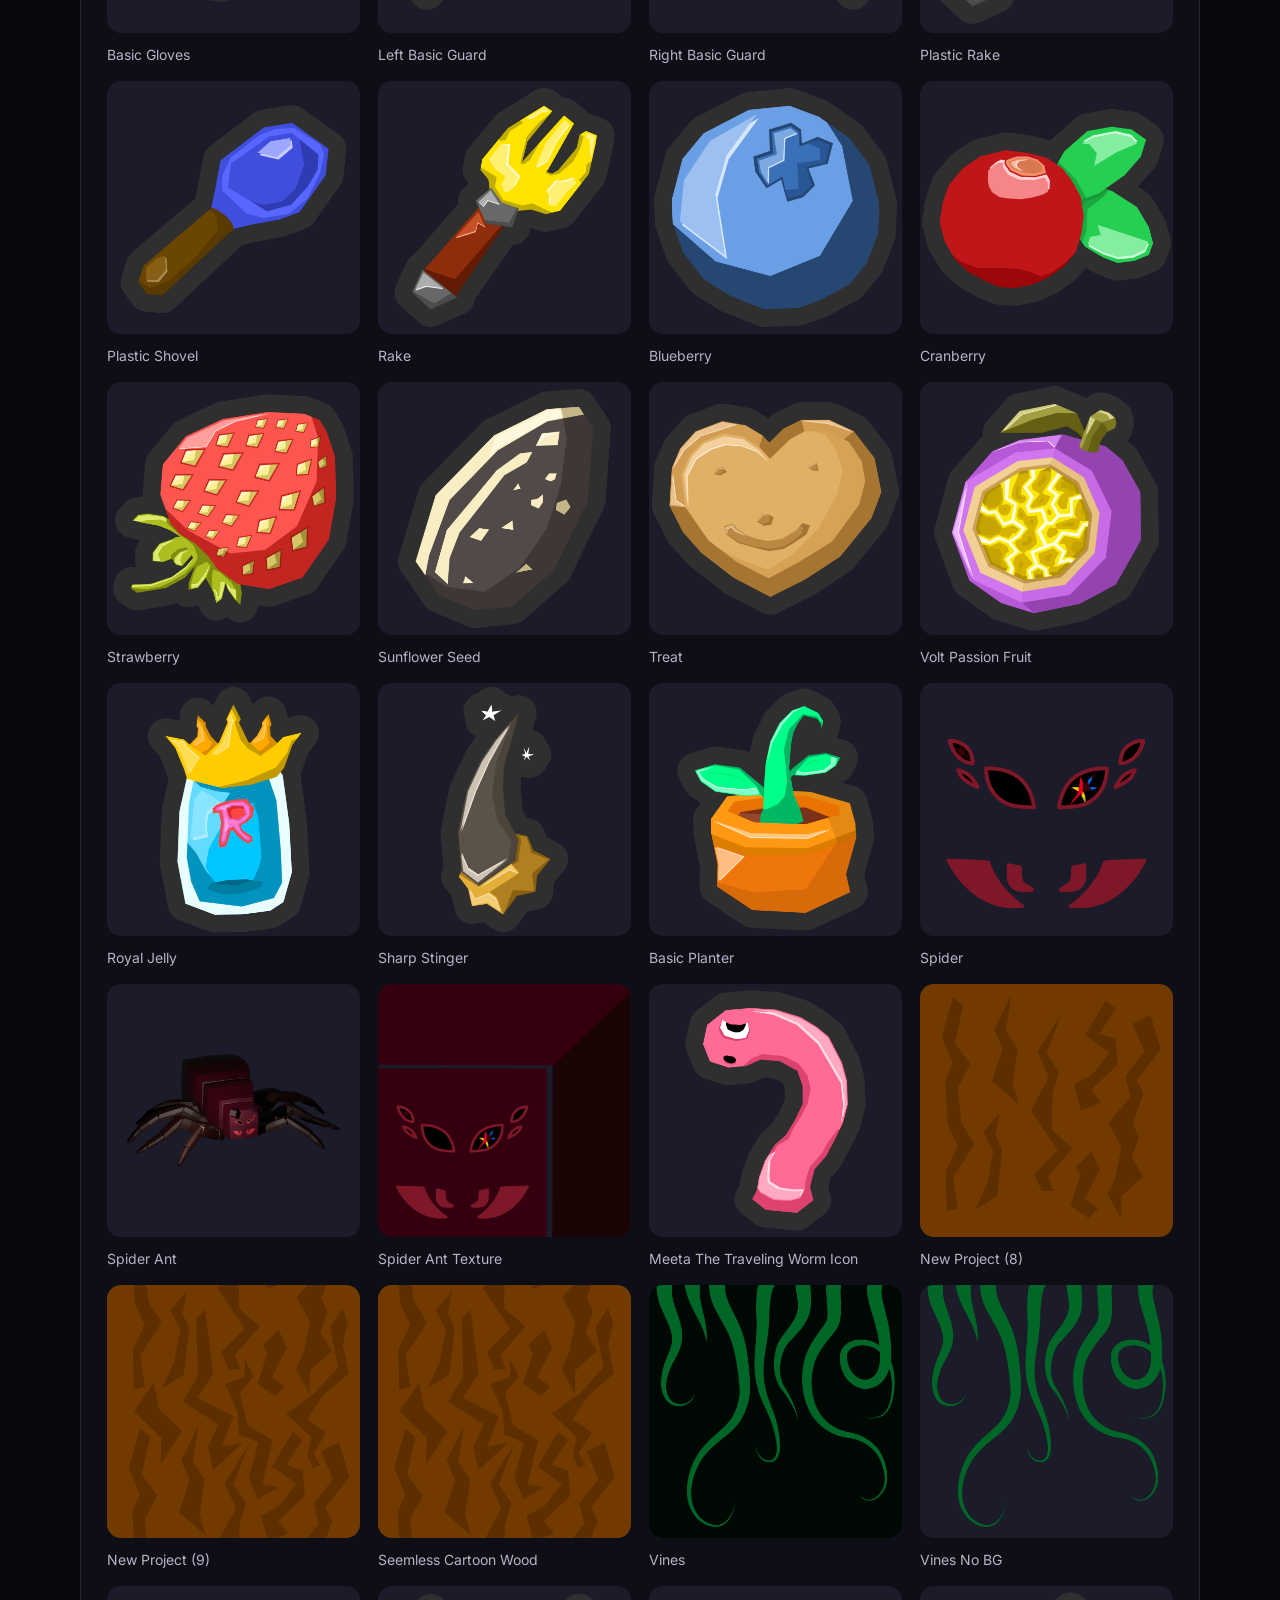
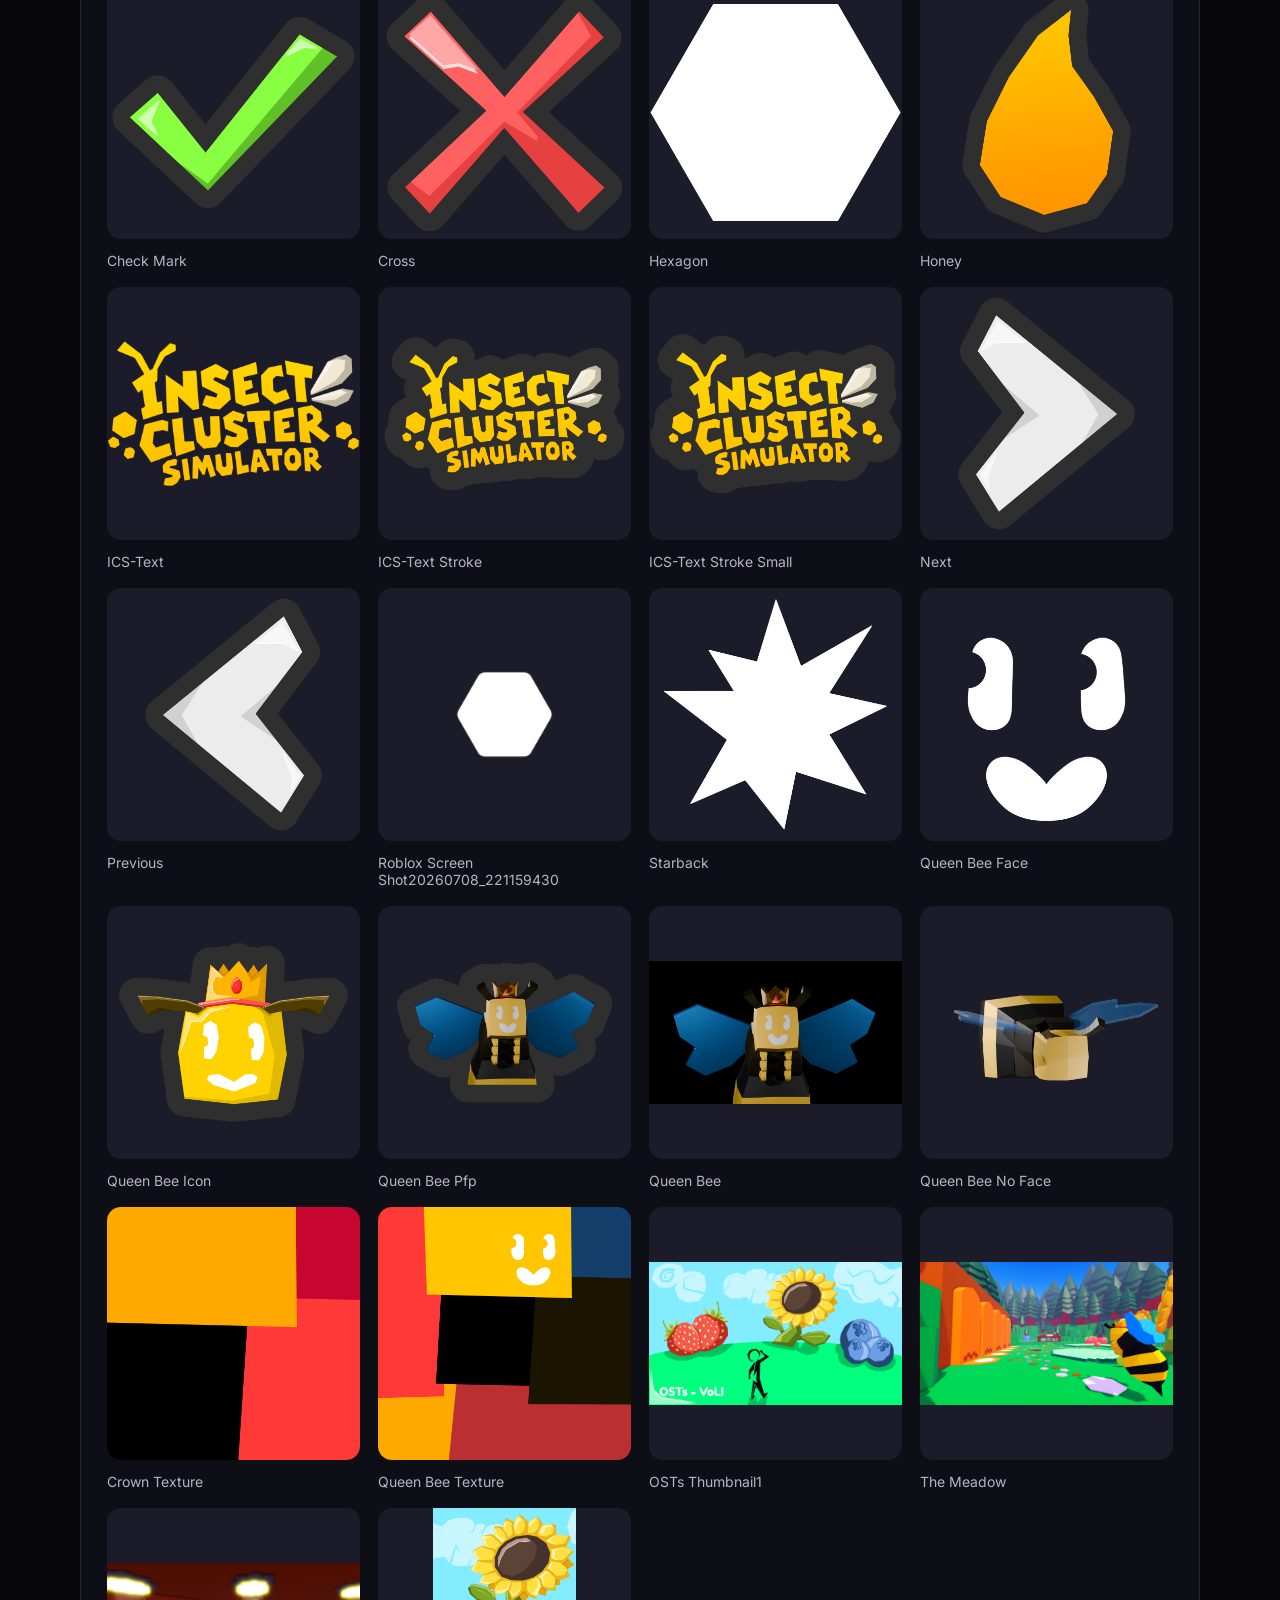
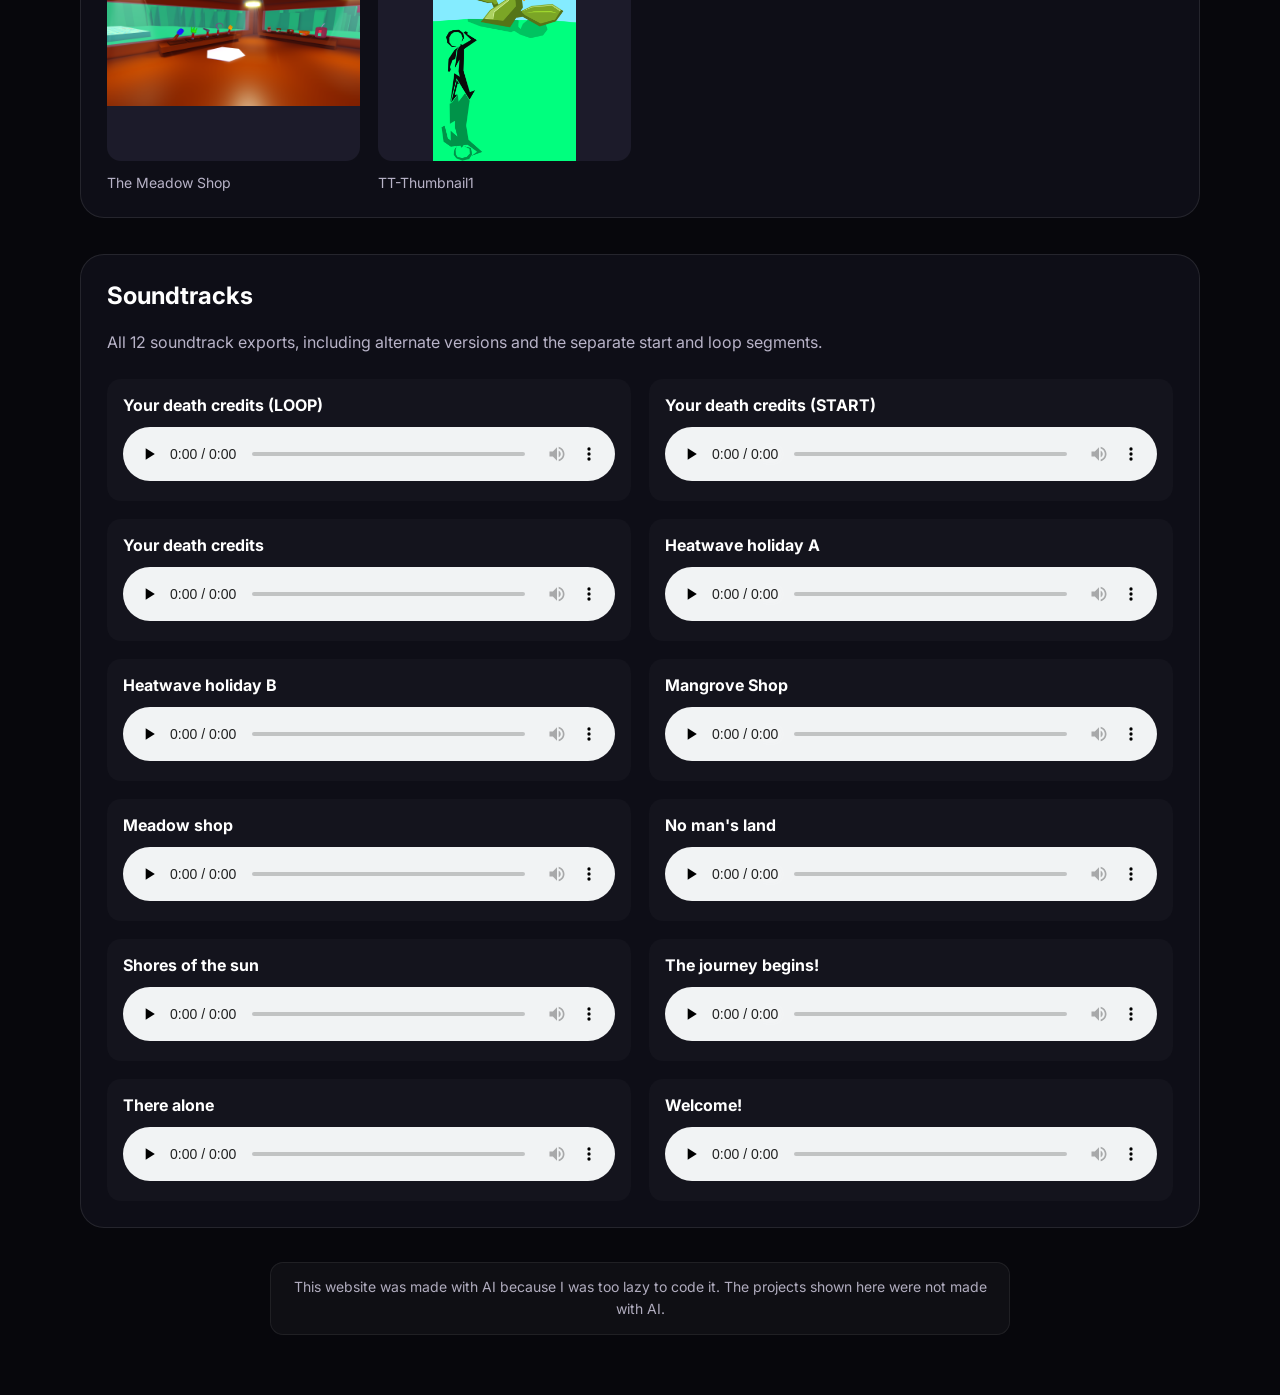
<file: projects/ics.html>
<!DOCTYPE html><html lang="en"><head><meta charset="UTF-8"><meta name="viewport" content="width=device-width, initial-scale=1"><title>Insect Cluster Simulator — Trollmine</title><meta name="description" content="Collect insects, explore fields and progress through equipment, abilities and quests."><meta name="theme-color" content="#7c5cff"><link rel="stylesheet" href="../assets/project-pages.css"></head><body><nav class="site-tabs" aria-label="Main navigation"><a class="tab-button" href="../index.html">Home</a><a class="tab-button active" aria-current="page" href="../portfolio.html">Portfolio</a><a class="tab-button" href="../gallery.html">Gallery</a></nav><div class="background-grid"></div><main class="portfolio"><a class="back-link" href="../portfolio.html">← Back to Portfolio</a><header class="hero"><span class="eyebrow">Roblox · Simulator</span><h1>Insect Cluster Simulator</h1><p class="project-status">In dev - playable(test)</p><p>Collect insects, explore fields and progress through equipment, abilities and quests.</p><p class="date">Archive dates from <time datetime="2026-06-27">27 June 2026</time> · Creation date unconfirmed</p><div class="project-actions"><a class="project-link primary" href="https://www.roblox.com/games/108886293305234/ICS-Test" target="_blank" rel="noopener noreferrer">View on Roblox ↗</a></div></header><figure class="detail-hero"><img class="project-cover " src="../assets/projects/ics/TheMeadow.png" alt="Insect Cluster Simulator project artwork" width="960" height="540"></figure><section class="detail-section"><h2>About the project</h2><p>An insect collection and progression game with custom insect characters, flower fields, equipment and ability tokens. The development archive tracks work on pollen upgrades, achievements, enemies, quests and the map. Its artwork includes normal and shiny insect variants, field icons and interface assets.</p><div class="project-tags"><span class="project-tag">Roblox Studio</span><span class="project-tag">Luau</span><span class="project-tag">Blender</span><span class="project-tag">PSD artwork</span><span class="project-tag">MIDI / WAV / MP3 audio</span></div><details class="source-note"><summary>About the archive date</summary><p>Earliest surviving artwork modification: basicbeetle.png. The original creation date is unconfirmed.</p></details></section><section class="detail-section"><h2>2D Arts</h2><p class="art-intro">150 images — artwork, icons, thumbnails and screenshots. Select an image to view it at full size.</p><div class="media-grid art-grid"><figure><a href="../assets/projects/ics/art/2D/AbilityIcons/AntColony.png" target="_blank" rel="noopener noreferrer" aria-label="Open Ant Colony at full size"><img src="../assets/projects/ics/art/2D/AbilityIcons/AntColony.png" alt="Insect Cluster Simulator — Ant Colony" loading="lazy" width="800" height="450"></a><figcaption>Ant Colony</figcaption></figure>
<figure><a href="../assets/projects/ics/art/2D/AbilityIcons/AntColonyBeta.png" target="_blank" rel="noopener noreferrer" aria-label="Open Ant Colony Beta at full size"><img src="../assets/projects/ics/art/2D/AbilityIcons/AntColonyBeta.png" alt="Insect Cluster Simulator — Ant Colony Beta" loading="lazy" width="800" height="450"></a><figcaption>Ant Colony Beta</figcaption></figure>
<figure><a href="../assets/projects/ics/art/2D/AbilityIcons/BlueBomb%2B.png" target="_blank" rel="noopener noreferrer" aria-label="Open Blue Bomb+ at full size"><img src="../assets/projects/ics/art/2D/AbilityIcons/BlueBomb%2B.png" alt="Insect Cluster Simulator — Blue Bomb+" loading="lazy" width="800" height="450"></a><figcaption>Blue Bomb+</figcaption></figure>
<figure><a href="../assets/projects/ics/art/2D/AbilityIcons/BlueExplosion.png" target="_blank" rel="noopener noreferrer" aria-label="Open Blue Explosion at full size"><img src="../assets/projects/ics/art/2D/AbilityIcons/BlueExplosion.png" alt="Insect Cluster Simulator — Blue Explosion" loading="lazy" width="800" height="450"></a><figcaption>Blue Explosion</figcaption></figure>
<figure><a href="../assets/projects/ics/art/2D/AbilityIcons/Bomb%2B.png" target="_blank" rel="noopener noreferrer" aria-label="Open Bomb+ at full size"><img src="../assets/projects/ics/art/2D/AbilityIcons/Bomb%2B.png" alt="Insect Cluster Simulator — Bomb+" loading="lazy" width="800" height="450"></a><figcaption>Bomb+</figcaption></figure>
<figure><a href="../assets/projects/ics/art/2D/AbilityIcons/Bomb.png" target="_blank" rel="noopener noreferrer" aria-label="Open Bomb at full size"><img src="../assets/projects/ics/art/2D/AbilityIcons/Bomb.png" alt="Insect Cluster Simulator — Bomb" loading="lazy" width="800" height="450"></a><figcaption>Bomb</figcaption></figure>
<figure><a href="../assets/projects/ics/art/2D/AbilityIcons/BombPlus.png" target="_blank" rel="noopener noreferrer" aria-label="Open Bomb Plus at full size"><img src="../assets/projects/ics/art/2D/AbilityIcons/BombPlus.png" alt="Insect Cluster Simulator — Bomb Plus" loading="lazy" width="800" height="450"></a><figcaption>Bomb Plus</figcaption></figure>
<figure><a href="../assets/projects/ics/art/2D/AbilityIcons/Butterfly.png" target="_blank" rel="noopener noreferrer" aria-label="Open Butterfly at full size"><img src="../assets/projects/ics/art/2D/AbilityIcons/Butterfly.png" alt="Insect Cluster Simulator — Butterfly" loading="lazy" width="800" height="450"></a><figcaption>Butterfly</figcaption></figure>
<figure><a href="../assets/projects/ics/art/2D/AbilityIcons/Damage.png" target="_blank" rel="noopener noreferrer" aria-label="Open Damage at full size"><img src="../assets/projects/ics/art/2D/AbilityIcons/Damage.png" alt="Insect Cluster Simulator — Damage" loading="lazy" width="800" height="450"></a><figcaption>Damage</figcaption></figure>
<figure><a href="../assets/projects/ics/art/2D/AbilityIcons/Energy.png" target="_blank" rel="noopener noreferrer" aria-label="Open Energy at full size"><img src="../assets/projects/ics/art/2D/AbilityIcons/Energy.png" alt="Insect Cluster Simulator — Energy" loading="lazy" width="800" height="450"></a><figcaption>Energy</figcaption></figure>
<figure><a href="../assets/projects/ics/art/2D/AbilityIcons/LilypadBounce.png" target="_blank" rel="noopener noreferrer" aria-label="Open Lilypad Bounce at full size"><img src="../assets/projects/ics/art/2D/AbilityIcons/LilypadBounce.png" alt="Insect Cluster Simulator — Lilypad Bounce" loading="lazy" width="800" height="450"></a><figcaption>Lilypad Bounce</figcaption></figure>
<figure><a href="../assets/projects/ics/art/2D/AbilityIcons/RedBomb%2B.png" target="_blank" rel="noopener noreferrer" aria-label="Open Red Bomb+ at full size"><img src="../assets/projects/ics/art/2D/AbilityIcons/RedBomb%2B.png" alt="Insect Cluster Simulator — Red Bomb+" loading="lazy" width="800" height="450"></a><figcaption>Red Bomb+</figcaption></figure>
<figure><a href="../assets/projects/ics/art/2D/AbilityIcons/RedExplosion.png" target="_blank" rel="noopener noreferrer" aria-label="Open Red Explosion at full size"><img src="../assets/projects/ics/art/2D/AbilityIcons/RedExplosion.png" alt="Insect Cluster Simulator — Red Explosion" loading="lazy" width="800" height="450"></a><figcaption>Red Explosion</figcaption></figure>
<figure><a href="../assets/projects/ics/art/2D/AbilityIcons/Speed.png" target="_blank" rel="noopener noreferrer" aria-label="Open Speed at full size"><img src="../assets/projects/ics/art/2D/AbilityIcons/Speed.png" alt="Insect Cluster Simulator — Speed" loading="lazy" width="800" height="450"></a><figcaption>Speed</figcaption></figure>
<figure><a href="../assets/projects/ics/art/2D/AbilityIcons/WhiteBomb%2B.png" target="_blank" rel="noopener noreferrer" aria-label="Open White Bomb+ at full size"><img src="../assets/projects/ics/art/2D/AbilityIcons/WhiteBomb%2B.png" alt="Insect Cluster Simulator — White Bomb+" loading="lazy" width="800" height="450"></a><figcaption>White Bomb+</figcaption></figure>
<figure><a href="../assets/projects/ics/art/2D/AbilityIcons/WhiteExplosion.png" target="_blank" rel="noopener noreferrer" aria-label="Open White Explosion at full size"><img src="../assets/projects/ics/art/2D/AbilityIcons/WhiteExplosion.png" alt="Insect Cluster Simulator — White Explosion" loading="lazy" width="800" height="450"></a><figcaption>White Explosion</figcaption></figure>
<figure><a href="../assets/projects/ics/art/2D/Buttons/Codes.png" target="_blank" rel="noopener noreferrer" aria-label="Open Codes at full size"><img src="../assets/projects/ics/art/2D/Buttons/Codes.png" alt="Insect Cluster Simulator — Codes" loading="lazy" width="800" height="450"></a><figcaption>Codes</figcaption></figure>
<figure><a href="../assets/projects/ics/art/2D/Buttons/IndexIcon.png" target="_blank" rel="noopener noreferrer" aria-label="Open Index Icon at full size"><img src="../assets/projects/ics/art/2D/Buttons/IndexIcon.png" alt="Insect Cluster Simulator — Index Icon" loading="lazy" width="800" height="450"></a><figcaption>Index Icon</figcaption></figure>
<figure><a href="../assets/projects/ics/art/2D/Buttons/InventoryIcon.png" target="_blank" rel="noopener noreferrer" aria-label="Open Inventory Icon at full size"><img src="../assets/projects/ics/art/2D/Buttons/InventoryIcon.png" alt="Insect Cluster Simulator — Inventory Icon" loading="lazy" width="800" height="450"></a><figcaption>Inventory Icon</figcaption></figure>
<figure><a href="../assets/projects/ics/art/2D/Buttons/Medal.png" target="_blank" rel="noopener noreferrer" aria-label="Open Medal at full size"><img src="../assets/projects/ics/art/2D/Buttons/Medal.png" alt="Insect Cluster Simulator — Medal" loading="lazy" width="800" height="450"></a><figcaption>Medal</figcaption></figure>
<figure><a href="../assets/projects/ics/art/2D/Buttons/Old/BackpackIconNormal.png" target="_blank" rel="noopener noreferrer" aria-label="Open Backpack Icon Normal at full size"><img src="../assets/projects/ics/art/2D/Buttons/Old/BackpackIconNormal.png" alt="Insect Cluster Simulator — Backpack Icon Normal" loading="lazy" width="800" height="450"></a><figcaption>Backpack Icon Normal</figcaption></figure>
<figure><a href="../assets/projects/ics/art/2D/Buttons/Quests.png" target="_blank" rel="noopener noreferrer" aria-label="Open Quests at full size"><img src="../assets/projects/ics/art/2D/Buttons/Quests.png" alt="Insect Cluster Simulator — Quests" loading="lazy" width="800" height="450"></a><figcaption>Quests</figcaption></figure>
<figure><a href="../assets/projects/ics/art/2D/Buttons/Settings.png" target="_blank" rel="noopener noreferrer" aria-label="Open Settings at full size"><img src="../assets/projects/ics/art/2D/Buttons/Settings.png" alt="Insect Cluster Simulator — Settings" loading="lazy" width="800" height="450"></a><figcaption>Settings</figcaption></figure>
<figure><a href="../assets/projects/ics/art/2D/Buttons/Stats.png" target="_blank" rel="noopener noreferrer" aria-label="Open Stats at full size"><img src="../assets/projects/ics/art/2D/Buttons/Stats.png" alt="Insect Cluster Simulator — Stats" loading="lazy" width="800" height="450"></a><figcaption>Stats</figcaption></figure>
<figure><a href="../assets/projects/ics/art/2D/Fields/Cranberries.png" target="_blank" rel="noopener noreferrer" aria-label="Open Cranberries at full size"><img src="../assets/projects/ics/art/2D/Fields/Cranberries.png" alt="Insect Cluster Simulator — Cranberries" loading="lazy" width="800" height="450"></a><figcaption>Cranberries</figcaption></figure>
<figure><a href="../assets/projects/ics/art/2D/Fields/MulticolorRoses.png" target="_blank" rel="noopener noreferrer" aria-label="Open Multicolor Roses at full size"><img src="../assets/projects/ics/art/2D/Fields/MulticolorRoses.png" alt="Insect Cluster Simulator — Multicolor Roses" loading="lazy" width="800" height="450"></a><figcaption>Multicolor Roses</figcaption></figure>
<figure><a href="../assets/projects/ics/art/2D/Fields/Reeds.png" target="_blank" rel="noopener noreferrer" aria-label="Open Reeds at full size"><img src="../assets/projects/ics/art/2D/Fields/Reeds.png" alt="Insect Cluster Simulator — Reeds" loading="lazy" width="800" height="450"></a><figcaption>Reeds</figcaption></figure>
<figure><a href="../assets/projects/ics/art/2D/Fields/Sunflower.png" target="_blank" rel="noopener noreferrer" aria-label="Open Sunflower at full size"><img src="../assets/projects/ics/art/2D/Fields/Sunflower.png" alt="Insect Cluster Simulator — Sunflower" loading="lazy" width="800" height="450"></a><figcaption>Sunflower</figcaption></figure>
<figure><a href="../assets/projects/ics/art/2D/Fields/Utriculaire.png" target="_blank" rel="noopener noreferrer" aria-label="Open Utriculaire at full size"><img src="../assets/projects/ics/art/2D/Fields/Utriculaire.png" alt="Insect Cluster Simulator — Utriculaire" loading="lazy" width="800" height="450"></a><figcaption>Utriculaire</figcaption></figure>
<figure><a href="../assets/projects/ics/art/2D/Flowers/Icons/BlueFlower.png" target="_blank" rel="noopener noreferrer" aria-label="Open Blue Flower at full size"><img src="../assets/projects/ics/art/2D/Flowers/Icons/BlueFlower.png" alt="Insect Cluster Simulator — Blue Flower" loading="lazy" width="800" height="450"></a><figcaption>Blue Flower</figcaption></figure>
<figure><a href="../assets/projects/ics/art/2D/Flowers/Icons/BlueFlowerNS.png" target="_blank" rel="noopener noreferrer" aria-label="Open Blue Flower NS at full size"><img src="../assets/projects/ics/art/2D/Flowers/Icons/BlueFlowerNS.png" alt="Insect Cluster Simulator — Blue Flower NS" loading="lazy" width="800" height="450"></a><figcaption>Blue Flower NS</figcaption></figure>
<figure><a href="../assets/projects/ics/art/2D/Flowers/Icons/RedFlower.png" target="_blank" rel="noopener noreferrer" aria-label="Open Red Flower at full size"><img src="../assets/projects/ics/art/2D/Flowers/Icons/RedFlower.png" alt="Insect Cluster Simulator — Red Flower" loading="lazy" width="800" height="450"></a><figcaption>Red Flower</figcaption></figure>
<figure><a href="../assets/projects/ics/art/2D/Flowers/Icons/RedFlowerNS.png" target="_blank" rel="noopener noreferrer" aria-label="Open Red Flower NS at full size"><img src="../assets/projects/ics/art/2D/Flowers/Icons/RedFlowerNS.png" alt="Insect Cluster Simulator — Red Flower NS" loading="lazy" width="800" height="450"></a><figcaption>Red Flower NS</figcaption></figure>
<figure><a href="../assets/projects/ics/art/2D/Flowers/Icons/WhiteFlower.png" target="_blank" rel="noopener noreferrer" aria-label="Open White Flower at full size"><img src="../assets/projects/ics/art/2D/Flowers/Icons/WhiteFlower.png" alt="Insect Cluster Simulator — White Flower" loading="lazy" width="800" height="450"></a><figcaption>White Flower</figcaption></figure>
<figure><a href="../assets/projects/ics/art/2D/Flowers/Icons/WhiteFlowerNS.png" target="_blank" rel="noopener noreferrer" aria-label="Open White Flower NS at full size"><img src="../assets/projects/ics/art/2D/Flowers/Icons/WhiteFlowerNS.png" alt="Insect Cluster Simulator — White Flower NS" loading="lazy" width="800" height="450"></a><figcaption>White Flower NS</figcaption></figure>
<figure><a href="../assets/projects/ics/art/2D/Flowers/Tiles/Blue/BlueFlowerLvl1.png" target="_blank" rel="noopener noreferrer" aria-label="Open Blue Flower Lvl1 at full size"><img src="../assets/projects/ics/art/2D/Flowers/Tiles/Blue/BlueFlowerLvl1.png" alt="Insect Cluster Simulator — Blue Flower Lvl1" loading="lazy" width="800" height="450"></a><figcaption>Blue Flower Lvl1</figcaption></figure>
<figure><a href="../assets/projects/ics/art/2D/Flowers/Tiles/Blue/BlueFlowerLvl2.png" target="_blank" rel="noopener noreferrer" aria-label="Open Blue Flower Lvl2 at full size"><img src="../assets/projects/ics/art/2D/Flowers/Tiles/Blue/BlueFlowerLvl2.png" alt="Insect Cluster Simulator — Blue Flower Lvl2" loading="lazy" width="800" height="450"></a><figcaption>Blue Flower Lvl2</figcaption></figure>
<figure><a href="../assets/projects/ics/art/2D/Flowers/Tiles/Blue/BlueFlowerLvl3.png" target="_blank" rel="noopener noreferrer" aria-label="Open Blue Flower Lvl3 at full size"><img src="../assets/projects/ics/art/2D/Flowers/Tiles/Blue/BlueFlowerLvl3.png" alt="Insect Cluster Simulator — Blue Flower Lvl3" loading="lazy" width="800" height="450"></a><figcaption>Blue Flower Lvl3</figcaption></figure>
<figure><a href="../assets/projects/ics/art/2D/Flowers/Tiles/Blue/BlueFlowerLvl4.png" target="_blank" rel="noopener noreferrer" aria-label="Open Blue Flower Lvl4 at full size"><img src="../assets/projects/ics/art/2D/Flowers/Tiles/Blue/BlueFlowerLvl4.png" alt="Insect Cluster Simulator — Blue Flower Lvl4" loading="lazy" width="800" height="450"></a><figcaption>Blue Flower Lvl4</figcaption></figure>
<figure><a href="../assets/projects/ics/art/2D/Flowers/Tiles/Blue/BlueFlowerLvl5.png" target="_blank" rel="noopener noreferrer" aria-label="Open Blue Flower Lvl5 at full size"><img src="../assets/projects/ics/art/2D/Flowers/Tiles/Blue/BlueFlowerLvl5.png" alt="Insect Cluster Simulator — Blue Flower Lvl5" loading="lazy" width="800" height="450"></a><figcaption>Blue Flower Lvl5</figcaption></figure>
<figure><a href="../assets/projects/ics/art/2D/Flowers/Tiles/Blue/BlueFlowerLvl6.png" target="_blank" rel="noopener noreferrer" aria-label="Open Blue Flower Lvl6 at full size"><img src="../assets/projects/ics/art/2D/Flowers/Tiles/Blue/BlueFlowerLvl6.png" alt="Insect Cluster Simulator — Blue Flower Lvl6" loading="lazy" width="800" height="450"></a><figcaption>Blue Flower Lvl6</figcaption></figure>
<figure><a href="../assets/projects/ics/art/2D/Flowers/Tiles/Red/RedFlowerLvl1.png" target="_blank" rel="noopener noreferrer" aria-label="Open Red Flower Lvl1 at full size"><img src="../assets/projects/ics/art/2D/Flowers/Tiles/Red/RedFlowerLvl1.png" alt="Insect Cluster Simulator — Red Flower Lvl1" loading="lazy" width="800" height="450"></a><figcaption>Red Flower Lvl1</figcaption></figure>
<figure><a href="../assets/projects/ics/art/2D/Flowers/Tiles/Red/RedFlowerLvl2.png" target="_blank" rel="noopener noreferrer" aria-label="Open Red Flower Lvl2 at full size"><img src="../assets/projects/ics/art/2D/Flowers/Tiles/Red/RedFlowerLvl2.png" alt="Insect Cluster Simulator — Red Flower Lvl2" loading="lazy" width="800" height="450"></a><figcaption>Red Flower Lvl2</figcaption></figure>
<figure><a href="../assets/projects/ics/art/2D/Flowers/Tiles/Red/RedFlowerLvl3.png" target="_blank" rel="noopener noreferrer" aria-label="Open Red Flower Lvl3 at full size"><img src="../assets/projects/ics/art/2D/Flowers/Tiles/Red/RedFlowerLvl3.png" alt="Insect Cluster Simulator — Red Flower Lvl3" loading="lazy" width="800" height="450"></a><figcaption>Red Flower Lvl3</figcaption></figure>
<figure><a href="../assets/projects/ics/art/2D/Flowers/Tiles/Red/RedFlowerLvl4.png" target="_blank" rel="noopener noreferrer" aria-label="Open Red Flower Lvl4 at full size"><img src="../assets/projects/ics/art/2D/Flowers/Tiles/Red/RedFlowerLvl4.png" alt="Insect Cluster Simulator — Red Flower Lvl4" loading="lazy" width="800" height="450"></a><figcaption>Red Flower Lvl4</figcaption></figure>
<figure><a href="../assets/projects/ics/art/2D/Flowers/Tiles/Red/RedFlowerLvl5.png" target="_blank" rel="noopener noreferrer" aria-label="Open Red Flower Lvl5 at full size"><img src="../assets/projects/ics/art/2D/Flowers/Tiles/Red/RedFlowerLvl5.png" alt="Insect Cluster Simulator — Red Flower Lvl5" loading="lazy" width="800" height="450"></a><figcaption>Red Flower Lvl5</figcaption></figure>
<figure><a href="../assets/projects/ics/art/2D/Flowers/Tiles/Red/RedFlowerLvl6.png" target="_blank" rel="noopener noreferrer" aria-label="Open Red Flower Lvl6 at full size"><img src="../assets/projects/ics/art/2D/Flowers/Tiles/Red/RedFlowerLvl6.png" alt="Insect Cluster Simulator — Red Flower Lvl6" loading="lazy" width="800" height="450"></a><figcaption>Red Flower Lvl6</figcaption></figure>
<figure><a href="../assets/projects/ics/art/2D/Flowers/Tiles/White/WhiteFlowerLvl1.png" target="_blank" rel="noopener noreferrer" aria-label="Open White Flower Lvl1 at full size"><img src="../assets/projects/ics/art/2D/Flowers/Tiles/White/WhiteFlowerLvl1.png" alt="Insect Cluster Simulator — White Flower Lvl1" loading="lazy" width="800" height="450"></a><figcaption>White Flower Lvl1</figcaption></figure>
<figure><a href="../assets/projects/ics/art/2D/Flowers/Tiles/White/WhiteFlowerLvl2.png" target="_blank" rel="noopener noreferrer" aria-label="Open White Flower Lvl2 at full size"><img src="../assets/projects/ics/art/2D/Flowers/Tiles/White/WhiteFlowerLvl2.png" alt="Insect Cluster Simulator — White Flower Lvl2" loading="lazy" width="800" height="450"></a><figcaption>White Flower Lvl2</figcaption></figure>
<figure><a href="../assets/projects/ics/art/2D/Flowers/Tiles/White/WhiteFlowerLvl3.png" target="_blank" rel="noopener noreferrer" aria-label="Open White Flower Lvl3 at full size"><img src="../assets/projects/ics/art/2D/Flowers/Tiles/White/WhiteFlowerLvl3.png" alt="Insect Cluster Simulator — White Flower Lvl3" loading="lazy" width="800" height="450"></a><figcaption>White Flower Lvl3</figcaption></figure>
<figure><a href="../assets/projects/ics/art/2D/Flowers/Tiles/White/WhiteFlowerLvl4.png" target="_blank" rel="noopener noreferrer" aria-label="Open White Flower Lvl4 at full size"><img src="../assets/projects/ics/art/2D/Flowers/Tiles/White/WhiteFlowerLvl4.png" alt="Insect Cluster Simulator — White Flower Lvl4" loading="lazy" width="800" height="450"></a><figcaption>White Flower Lvl4</figcaption></figure>
<figure><a href="../assets/projects/ics/art/2D/Flowers/Tiles/White/WhiteFlowerLvl5.png" target="_blank" rel="noopener noreferrer" aria-label="Open White Flower Lvl5 at full size"><img src="../assets/projects/ics/art/2D/Flowers/Tiles/White/WhiteFlowerLvl5.png" alt="Insect Cluster Simulator — White Flower Lvl5" loading="lazy" width="800" height="450"></a><figcaption>White Flower Lvl5</figcaption></figure>
<figure><a href="../assets/projects/ics/art/2D/Flowers/Tiles/White/WhiteFlowerLvl6.png" target="_blank" rel="noopener noreferrer" aria-label="Open White Flower Lvl6 at full size"><img src="../assets/projects/ics/art/2D/Flowers/Tiles/White/WhiteFlowerLvl6.png" alt="Insect Cluster Simulator — White Flower Lvl6" loading="lazy" width="800" height="450"></a><figcaption>White Flower Lvl6</figcaption></figure>
<figure><a href="../assets/projects/ics/art/2D/Insects/Faces/Current/basicbeetle.png" target="_blank" rel="noopener noreferrer" aria-label="Open basicbeetle at full size"><img src="../assets/projects/ics/art/2D/Insects/Faces/Current/basicbeetle.png" alt="Insect Cluster Simulator — basicbeetle" loading="lazy" width="800" height="450"></a><figcaption>basicbeetle</figcaption></figure>
<figure><a href="../assets/projects/ics/art/2D/Insects/Faces/Current/Firefly.png" target="_blank" rel="noopener noreferrer" aria-label="Open Firefly at full size"><img src="../assets/projects/ics/art/2D/Insects/Faces/Current/Firefly.png" alt="Insect Cluster Simulator — Firefly" loading="lazy" width="800" height="450"></a><figcaption>Firefly</figcaption></figure>
<figure><a href="../assets/projects/ics/art/2D/Insects/Faces/Current/LadybugFace.png" target="_blank" rel="noopener noreferrer" aria-label="Open Ladybug Face at full size"><img src="../assets/projects/ics/art/2D/Insects/Faces/Current/LadybugFace.png" alt="Insect Cluster Simulator — Ladybug Face" loading="lazy" width="800" height="450"></a><figcaption>Ladybug Face</figcaption></figure>
<figure><a href="../assets/projects/ics/art/2D/Insects/Faces/Current/MadAnt.png" target="_blank" rel="noopener noreferrer" aria-label="Open Mad Ant at full size"><img src="../assets/projects/ics/art/2D/Insects/Faces/Current/MadAnt.png" alt="Insect Cluster Simulator — Mad Ant" loading="lazy" width="800" height="450"></a><figcaption>Mad Ant</figcaption></figure>
<figure><a href="../assets/projects/ics/art/2D/Insects/Faces/Current/papillion.png" target="_blank" rel="noopener noreferrer" aria-label="Open papillion at full size"><img src="../assets/projects/ics/art/2D/Insects/Faces/Current/papillion.png" alt="Insect Cluster Simulator — papillion" loading="lazy" width="800" height="450"></a><figcaption>papillion</figcaption></figure>
<figure><a href="../assets/projects/ics/art/2D/Insects/Faces/Current/PrincessAnt.png" target="_blank" rel="noopener noreferrer" aria-label="Open Princess Ant at full size"><img src="../assets/projects/ics/art/2D/Insects/Faces/Current/PrincessAnt.png" alt="Insect Cluster Simulator — Princess Ant" loading="lazy" width="800" height="450"></a><figcaption>Princess Ant</figcaption></figure>
<figure><a href="../assets/projects/ics/art/2D/Insects/Faces/Current/RhinoBeetleFace.png" target="_blank" rel="noopener noreferrer" aria-label="Open Rhino Beetle Face at full size"><img src="../assets/projects/ics/art/2D/Insects/Faces/Current/RhinoBeetleFace.png" alt="Insect Cluster Simulator — Rhino Beetle Face" loading="lazy" width="800" height="450"></a><figcaption>Rhino Beetle Face</figcaption></figure>
<figure><a href="../assets/projects/ics/art/2D/Insects/Faces/Current/SubAnt.png" target="_blank" rel="noopener noreferrer" aria-label="Open Sub Ant at full size"><img src="../assets/projects/ics/art/2D/Insects/Faces/Current/SubAnt.png" alt="Insect Cluster Simulator — Sub Ant" loading="lazy" width="800" height="450"></a><figcaption>Sub Ant</figcaption></figure>
<figure><a href="../assets/projects/ics/art/2D/Insects/Faces/V1%20Abandoned/BasicBeetleFace.png" target="_blank" rel="noopener noreferrer" aria-label="Open Basic Beetle Face at full size"><img src="../assets/projects/ics/art/2D/Insects/Faces/V1%20Abandoned/BasicBeetleFace.png" alt="Insect Cluster Simulator — Basic Beetle Face" loading="lazy" width="800" height="450"></a><figcaption>Basic Beetle Face</figcaption></figure>
<figure><a href="../assets/projects/ics/art/2D/Insects/Faces/V1%20Abandoned/LadybugFace.png" target="_blank" rel="noopener noreferrer" aria-label="Open Ladybug Face at full size"><img src="../assets/projects/ics/art/2D/Insects/Faces/V1%20Abandoned/LadybugFace.png" alt="Insect Cluster Simulator — Ladybug Face" loading="lazy" width="800" height="450"></a><figcaption>Ladybug Face</figcaption></figure>
<figure><a href="../assets/projects/ics/art/2D/Insects/Faces/V1%20Abandoned/RhinoBeetleFace.png" target="_blank" rel="noopener noreferrer" aria-label="Open Rhino Beetle Face at full size"><img src="../assets/projects/ics/art/2D/Insects/Faces/V1%20Abandoned/RhinoBeetleFace.png" alt="Insect Cluster Simulator — Rhino Beetle Face" loading="lazy" width="800" height="450"></a><figcaption>Rhino Beetle Face</figcaption></figure>
<figure><a href="../assets/projects/ics/art/2D/Insects/InsectIcons/AntPrincess.png" target="_blank" rel="noopener noreferrer" aria-label="Open Ant Princess at full size"><img src="../assets/projects/ics/art/2D/Insects/InsectIcons/AntPrincess.png" alt="Insect Cluster Simulator — Ant Princess" loading="lazy" width="800" height="450"></a><figcaption>Ant Princess</figcaption></figure>
<figure><a href="../assets/projects/ics/art/2D/Insects/InsectIcons/BasicBeetle.png" target="_blank" rel="noopener noreferrer" aria-label="Open Basic Beetle at full size"><img src="../assets/projects/ics/art/2D/Insects/InsectIcons/BasicBeetle.png" alt="Insect Cluster Simulator — Basic Beetle" loading="lazy" width="800" height="450"></a><figcaption>Basic Beetle</figcaption></figure>
<figure><a href="../assets/projects/ics/art/2D/Insects/InsectIcons/Butterfly.png" target="_blank" rel="noopener noreferrer" aria-label="Open Butterfly at full size"><img src="../assets/projects/ics/art/2D/Insects/InsectIcons/Butterfly.png" alt="Insect Cluster Simulator — Butterfly" loading="lazy" width="800" height="450"></a><figcaption>Butterfly</figcaption></figure>
<figure><a href="../assets/projects/ics/art/2D/Insects/InsectIcons/Firefly.png" target="_blank" rel="noopener noreferrer" aria-label="Open Firefly at full size"><img src="../assets/projects/ics/art/2D/Insects/InsectIcons/Firefly.png" alt="Insect Cluster Simulator — Firefly" loading="lazy" width="800" height="450"></a><figcaption>Firefly</figcaption></figure>
<figure><a href="../assets/projects/ics/art/2D/Insects/InsectIcons/Ladybug.png" target="_blank" rel="noopener noreferrer" aria-label="Open Ladybug at full size"><img src="../assets/projects/ics/art/2D/Insects/InsectIcons/Ladybug.png" alt="Insect Cluster Simulator — Ladybug" loading="lazy" width="800" height="450"></a><figcaption>Ladybug</figcaption></figure>
<figure><a href="../assets/projects/ics/art/2D/Insects/InsectIcons/MadAnt.png" target="_blank" rel="noopener noreferrer" aria-label="Open Mad Ant at full size"><img src="../assets/projects/ics/art/2D/Insects/InsectIcons/MadAnt.png" alt="Insect Cluster Simulator — Mad Ant" loading="lazy" width="800" height="450"></a><figcaption>Mad Ant</figcaption></figure>
<figure><a href="../assets/projects/ics/art/2D/Insects/InsectIcons/RhinoBeetle.png" target="_blank" rel="noopener noreferrer" aria-label="Open Rhino Beetle at full size"><img src="../assets/projects/ics/art/2D/Insects/InsectIcons/RhinoBeetle.png" alt="Insect Cluster Simulator — Rhino Beetle" loading="lazy" width="800" height="450"></a><figcaption>Rhino Beetle</figcaption></figure>
<figure><a href="../assets/projects/ics/art/2D/Insects/InsectIcons/ShinyAntPrincess.png" target="_blank" rel="noopener noreferrer" aria-label="Open Shiny Ant Princess at full size"><img src="../assets/projects/ics/art/2D/Insects/InsectIcons/ShinyAntPrincess.png" alt="Insect Cluster Simulator — Shiny Ant Princess" loading="lazy" width="800" height="450"></a><figcaption>Shiny Ant Princess</figcaption></figure>
<figure><a href="../assets/projects/ics/art/2D/Insects/InsectIcons/ShinyBasicBeetle.png" target="_blank" rel="noopener noreferrer" aria-label="Open Shiny Basic Beetle at full size"><img src="../assets/projects/ics/art/2D/Insects/InsectIcons/ShinyBasicBeetle.png" alt="Insect Cluster Simulator — Shiny Basic Beetle" loading="lazy" width="800" height="450"></a><figcaption>Shiny Basic Beetle</figcaption></figure>
<figure><a href="../assets/projects/ics/art/2D/Insects/InsectIcons/ShinyButterfly.png" target="_blank" rel="noopener noreferrer" aria-label="Open Shiny Butterfly at full size"><img src="../assets/projects/ics/art/2D/Insects/InsectIcons/ShinyButterfly.png" alt="Insect Cluster Simulator — Shiny Butterfly" loading="lazy" width="800" height="450"></a><figcaption>Shiny Butterfly</figcaption></figure>
<figure><a href="../assets/projects/ics/art/2D/Insects/InsectIcons/ShinyFirefly.png" target="_blank" rel="noopener noreferrer" aria-label="Open Shiny Firefly at full size"><img src="../assets/projects/ics/art/2D/Insects/InsectIcons/ShinyFirefly.png" alt="Insect Cluster Simulator — Shiny Firefly" loading="lazy" width="800" height="450"></a><figcaption>Shiny Firefly</figcaption></figure>
<figure><a href="../assets/projects/ics/art/2D/Insects/InsectIcons/ShinyLadybug.png" target="_blank" rel="noopener noreferrer" aria-label="Open Shiny Ladybug at full size"><img src="../assets/projects/ics/art/2D/Insects/InsectIcons/ShinyLadybug.png" alt="Insect Cluster Simulator — Shiny Ladybug" loading="lazy" width="800" height="450"></a><figcaption>Shiny Ladybug</figcaption></figure>
<figure><a href="../assets/projects/ics/art/2D/Insects/InsectIcons/ShinyMadAnt.png" target="_blank" rel="noopener noreferrer" aria-label="Open Shiny Mad Ant at full size"><img src="../assets/projects/ics/art/2D/Insects/InsectIcons/ShinyMadAnt.png" alt="Insect Cluster Simulator — Shiny Mad Ant" loading="lazy" width="800" height="450"></a><figcaption>Shiny Mad Ant</figcaption></figure>
<figure><a href="../assets/projects/ics/art/2D/Insects/InsectIcons/ShinyRhinoBeetle.png" target="_blank" rel="noopener noreferrer" aria-label="Open Shiny Rhino Beetle at full size"><img src="../assets/projects/ics/art/2D/Insects/InsectIcons/ShinyRhinoBeetle.png" alt="Insect Cluster Simulator — Shiny Rhino Beetle" loading="lazy" width="800" height="450"></a><figcaption>Shiny Rhino Beetle</figcaption></figure>
<figure><a href="../assets/projects/ics/art/2D/Insects/Renders/ShinyRhinoBeetle.png" target="_blank" rel="noopener noreferrer" aria-label="Open Shiny Rhino Beetle at full size"><img src="../assets/projects/ics/art/2D/Insects/Renders/ShinyRhinoBeetle.png" alt="Insect Cluster Simulator — Shiny Rhino Beetle" loading="lazy" width="800" height="450"></a><figcaption>Shiny Rhino Beetle</figcaption></figure>
<figure><a href="../assets/projects/ics/art/2D/Insects/Renders/V1/AntPrincess.png" target="_blank" rel="noopener noreferrer" aria-label="Open Ant Princess at full size"><img src="../assets/projects/ics/art/2D/Insects/Renders/V1/AntPrincess.png" alt="Insect Cluster Simulator — Ant Princess" loading="lazy" width="800" height="450"></a><figcaption>Ant Princess</figcaption></figure>
<figure><a href="../assets/projects/ics/art/2D/Insects/Renders/V1/AntSub.png" target="_blank" rel="noopener noreferrer" aria-label="Open Ant Sub at full size"><img src="../assets/projects/ics/art/2D/Insects/Renders/V1/AntSub.png" alt="Insect Cluster Simulator — Ant Sub" loading="lazy" width="800" height="450"></a><figcaption>Ant Sub</figcaption></figure>
<figure><a href="../assets/projects/ics/art/2D/Insects/Renders/V1/BasicBeetle.png" target="_blank" rel="noopener noreferrer" aria-label="Open Basic Beetle at full size"><img src="../assets/projects/ics/art/2D/Insects/Renders/V1/BasicBeetle.png" alt="Insect Cluster Simulator — Basic Beetle" loading="lazy" width="800" height="450"></a><figcaption>Basic Beetle</figcaption></figure>
<figure><a href="../assets/projects/ics/art/2D/Insects/Renders/V1/Butterfly.png" target="_blank" rel="noopener noreferrer" aria-label="Open Butterfly at full size"><img src="../assets/projects/ics/art/2D/Insects/Renders/V1/Butterfly.png" alt="Insect Cluster Simulator — Butterfly" loading="lazy" width="800" height="450"></a><figcaption>Butterfly</figcaption></figure>
<figure><a href="../assets/projects/ics/art/2D/Insects/Renders/V1/Firefly.png" target="_blank" rel="noopener noreferrer" aria-label="Open Firefly at full size"><img src="../assets/projects/ics/art/2D/Insects/Renders/V1/Firefly.png" alt="Insect Cluster Simulator — Firefly" loading="lazy" width="800" height="450"></a><figcaption>Firefly</figcaption></figure>
<figure><a href="../assets/projects/ics/art/2D/Insects/Renders/V1/MadAnt.png" target="_blank" rel="noopener noreferrer" aria-label="Open Mad Ant at full size"><img src="../assets/projects/ics/art/2D/Insects/Renders/V1/MadAnt.png" alt="Insect Cluster Simulator — Mad Ant" loading="lazy" width="800" height="450"></a><figcaption>Mad Ant</figcaption></figure>
<figure><a href="../assets/projects/ics/art/2D/Insects/Renders/V1/RhinoBeetle.png" target="_blank" rel="noopener noreferrer" aria-label="Open Rhino Beetle at full size"><img src="../assets/projects/ics/art/2D/Insects/Renders/V1/RhinoBeetle.png" alt="Insect Cluster Simulator — Rhino Beetle" loading="lazy" width="800" height="450"></a><figcaption>Rhino Beetle</figcaption></figure>
<figure><a href="../assets/projects/ics/art/2D/Insects/Renders/V1/ShinyAntPrincess.png" target="_blank" rel="noopener noreferrer" aria-label="Open Shiny Ant Princess at full size"><img src="../assets/projects/ics/art/2D/Insects/Renders/V1/ShinyAntPrincess.png" alt="Insect Cluster Simulator — Shiny Ant Princess" loading="lazy" width="800" height="450"></a><figcaption>Shiny Ant Princess</figcaption></figure>
<figure><a href="../assets/projects/ics/art/2D/Insects/Renders/V1/ShinyAntSub.png" target="_blank" rel="noopener noreferrer" aria-label="Open Shiny Ant Sub at full size"><img src="../assets/projects/ics/art/2D/Insects/Renders/V1/ShinyAntSub.png" alt="Insect Cluster Simulator — Shiny Ant Sub" loading="lazy" width="800" height="450"></a><figcaption>Shiny Ant Sub</figcaption></figure>
<figure><a href="../assets/projects/ics/art/2D/Insects/Renders/V1/ShinyBasicBeetle.png" target="_blank" rel="noopener noreferrer" aria-label="Open Shiny Basic Beetle at full size"><img src="../assets/projects/ics/art/2D/Insects/Renders/V1/ShinyBasicBeetle.png" alt="Insect Cluster Simulator — Shiny Basic Beetle" loading="lazy" width="800" height="450"></a><figcaption>Shiny Basic Beetle</figcaption></figure>
<figure><a href="../assets/projects/ics/art/2D/Insects/Renders/V1/ShinyButterfly.png" target="_blank" rel="noopener noreferrer" aria-label="Open Shiny Butterfly at full size"><img src="../assets/projects/ics/art/2D/Insects/Renders/V1/ShinyButterfly.png" alt="Insect Cluster Simulator — Shiny Butterfly" loading="lazy" width="800" height="450"></a><figcaption>Shiny Butterfly</figcaption></figure>
<figure><a href="../assets/projects/ics/art/2D/Insects/Renders/V1/ShinyFirefly.png" target="_blank" rel="noopener noreferrer" aria-label="Open Shiny Firefly at full size"><img src="../assets/projects/ics/art/2D/Insects/Renders/V1/ShinyFirefly.png" alt="Insect Cluster Simulator — Shiny Firefly" loading="lazy" width="800" height="450"></a><figcaption>Shiny Firefly</figcaption></figure>
<figure><a href="../assets/projects/ics/art/2D/Insects/Renders/V1/ShinyLadybug.png" target="_blank" rel="noopener noreferrer" aria-label="Open Shiny Ladybug at full size"><img src="../assets/projects/ics/art/2D/Insects/Renders/V1/ShinyLadybug.png" alt="Insect Cluster Simulator — Shiny Ladybug" loading="lazy" width="800" height="450"></a><figcaption>Shiny Ladybug</figcaption></figure>
<figure><a href="../assets/projects/ics/art/2D/Insects/Renders/V1/ShinyMadAnt.png" target="_blank" rel="noopener noreferrer" aria-label="Open Shiny Mad Ant at full size"><img src="../assets/projects/ics/art/2D/Insects/Renders/V1/ShinyMadAnt.png" alt="Insect Cluster Simulator — Shiny Mad Ant" loading="lazy" width="800" height="450"></a><figcaption>Shiny Mad Ant</figcaption></figure>
<figure><a href="../assets/projects/ics/art/2D/Insects/Renders/V1/ShinyRhinoBeetle.png" target="_blank" rel="noopener noreferrer" aria-label="Open Shiny Rhino Beetle at full size"><img src="../assets/projects/ics/art/2D/Insects/Renders/V1/ShinyRhinoBeetle.png" alt="Insect Cluster Simulator — Shiny Rhino Beetle" loading="lazy" width="800" height="450"></a><figcaption>Shiny Rhino Beetle</figcaption></figure>
<figure><a href="../assets/projects/ics/art/2D/Items/Cosmetics/Hives/BasicHive.png" target="_blank" rel="noopener noreferrer" aria-label="Open Basic Hive at full size"><img src="../assets/projects/ics/art/2D/Items/Cosmetics/Hives/BasicHive.png" alt="Insect Cluster Simulator — Basic Hive" loading="lazy" width="800" height="450"></a><figcaption>Basic Hive</figcaption></figure>
<figure><a href="../assets/projects/ics/art/2D/Items/Currencies/Ticket.png" target="_blank" rel="noopener noreferrer" aria-label="Open Ticket at full size"><img src="../assets/projects/ics/art/2D/Items/Currencies/Ticket.png" alt="Insect Cluster Simulator — Ticket" loading="lazy" width="800" height="450"></a><figcaption>Ticket</figcaption></figure>
<figure><a href="../assets/projects/ics/art/2D/Items/Eggs/Normal/BasicEgg.png" target="_blank" rel="noopener noreferrer" aria-label="Open Basic Egg at full size"><img src="../assets/projects/ics/art/2D/Items/Eggs/Normal/BasicEgg.png" alt="Insect Cluster Simulator — Basic Egg" loading="lazy" width="800" height="450"></a><figcaption>Basic Egg</figcaption></figure>
<figure><a href="../assets/projects/ics/art/2D/Items/Eggs/Normal/EpicEgg.png" target="_blank" rel="noopener noreferrer" aria-label="Open Epic Egg at full size"><img src="../assets/projects/ics/art/2D/Items/Eggs/Normal/EpicEgg.png" alt="Insect Cluster Simulator — Epic Egg" loading="lazy" width="800" height="450"></a><figcaption>Epic Egg</figcaption></figure>
<figure><a href="../assets/projects/ics/art/2D/Items/Eggs/Normal/LegendaryEgg.png" target="_blank" rel="noopener noreferrer" aria-label="Open Legendary Egg at full size"><img src="../assets/projects/ics/art/2D/Items/Eggs/Normal/LegendaryEgg.png" alt="Insect Cluster Simulator — Legendary Egg" loading="lazy" width="800" height="450"></a><figcaption>Legendary Egg</figcaption></figure>
<figure><a href="../assets/projects/ics/art/2D/Items/Eggs/Normal/MythicEgg.png" target="_blank" rel="noopener noreferrer" aria-label="Open Mythic Egg at full size"><img src="../assets/projects/ics/art/2D/Items/Eggs/Normal/MythicEgg.png" alt="Insect Cluster Simulator — Mythic Egg" loading="lazy" width="800" height="450"></a><figcaption>Mythic Egg</figcaption></figure>
<figure><a href="../assets/projects/ics/art/2D/Items/Eggs/Normal/RareEgg.png" target="_blank" rel="noopener noreferrer" aria-label="Open Rare Egg at full size"><img src="../assets/projects/ics/art/2D/Items/Eggs/Normal/RareEgg.png" alt="Insect Cluster Simulator — Rare Egg" loading="lazy" width="800" height="450"></a><figcaption>Rare Egg</figcaption></figure>
<figure><a href="../assets/projects/ics/art/2D/Items/Equips/Bags/Pouch.png" target="_blank" rel="noopener noreferrer" aria-label="Open Pouch at full size"><img src="../assets/projects/ics/art/2D/Items/Equips/Bags/Pouch.png" alt="Insect Cluster Simulator — Pouch" loading="lazy" width="800" height="450"></a><figcaption>Pouch</figcaption></figure>
<figure><a href="../assets/projects/ics/art/2D/Items/Equips/Belts/BasicBelt.png" target="_blank" rel="noopener noreferrer" aria-label="Open Basic Belt at full size"><img src="../assets/projects/ics/art/2D/Items/Equips/Belts/BasicBelt.png" alt="Insect Cluster Simulator — Basic Belt" loading="lazy" width="800" height="450"></a><figcaption>Basic Belt</figcaption></figure>
<figure><a href="../assets/projects/ics/art/2D/Items/Equips/Boots/BasicBoots.png" target="_blank" rel="noopener noreferrer" aria-label="Open Basic Boots at full size"><img src="../assets/projects/ics/art/2D/Items/Equips/Boots/BasicBoots.png" alt="Insect Cluster Simulator — Basic Boots" loading="lazy" width="800" height="450"></a><figcaption>Basic Boots</figcaption></figure>
<figure><a href="../assets/projects/ics/art/2D/Items/Equips/Gloves/BasicGloves.png" target="_blank" rel="noopener noreferrer" aria-label="Open Basic Gloves at full size"><img src="../assets/projects/ics/art/2D/Items/Equips/Gloves/BasicGloves.png" alt="Insect Cluster Simulator — Basic Gloves" loading="lazy" width="800" height="450"></a><figcaption>Basic Gloves</figcaption></figure>
<figure><a href="../assets/projects/ics/art/2D/Items/Equips/Guards/Left/Left%20Basic%20Guard.png" target="_blank" rel="noopener noreferrer" aria-label="Open Left Basic Guard at full size"><img src="../assets/projects/ics/art/2D/Items/Equips/Guards/Left/Left%20Basic%20Guard.png" alt="Insect Cluster Simulator — Left Basic Guard" loading="lazy" width="800" height="450"></a><figcaption>Left Basic Guard</figcaption></figure>
<figure><a href="../assets/projects/ics/art/2D/Items/Equips/Guards/Right/Right%20Basic%20Guard.png" target="_blank" rel="noopener noreferrer" aria-label="Open Right Basic Guard at full size"><img src="../assets/projects/ics/art/2D/Items/Equips/Guards/Right/Right%20Basic%20Guard.png" alt="Insect Cluster Simulator — Right Basic Guard" loading="lazy" width="800" height="450"></a><figcaption>Right Basic Guard</figcaption></figure>
<figure><a href="../assets/projects/ics/art/2D/Items/Equips/Tools/PlasticRake.png" target="_blank" rel="noopener noreferrer" aria-label="Open Plastic Rake at full size"><img src="../assets/projects/ics/art/2D/Items/Equips/Tools/PlasticRake.png" alt="Insect Cluster Simulator — Plastic Rake" loading="lazy" width="800" height="450"></a><figcaption>Plastic Rake</figcaption></figure>
<figure><a href="../assets/projects/ics/art/2D/Items/Equips/Tools/PlasticShovel.png" target="_blank" rel="noopener noreferrer" aria-label="Open Plastic Shovel at full size"><img src="../assets/projects/ics/art/2D/Items/Equips/Tools/PlasticShovel.png" alt="Insect Cluster Simulator — Plastic Shovel" loading="lazy" width="800" height="450"></a><figcaption>Plastic Shovel</figcaption></figure>
<figure><a href="../assets/projects/ics/art/2D/Items/Equips/Tools/Rake.png" target="_blank" rel="noopener noreferrer" aria-label="Open Rake at full size"><img src="../assets/projects/ics/art/2D/Items/Equips/Tools/Rake.png" alt="Insect Cluster Simulator — Rake" loading="lazy" width="800" height="450"></a><figcaption>Rake</figcaption></figure>
<figure><a href="../assets/projects/ics/art/2D/Items/Food/Blueberry.png" target="_blank" rel="noopener noreferrer" aria-label="Open Blueberry at full size"><img src="../assets/projects/ics/art/2D/Items/Food/Blueberry.png" alt="Insect Cluster Simulator — Blueberry" loading="lazy" width="800" height="450"></a><figcaption>Blueberry</figcaption></figure>
<figure><a href="../assets/projects/ics/art/2D/Items/Food/Cranberry.png" target="_blank" rel="noopener noreferrer" aria-label="Open Cranberry at full size"><img src="../assets/projects/ics/art/2D/Items/Food/Cranberry.png" alt="Insect Cluster Simulator — Cranberry" loading="lazy" width="800" height="450"></a><figcaption>Cranberry</figcaption></figure>
<figure><a href="../assets/projects/ics/art/2D/Items/Food/Strawberry.png" target="_blank" rel="noopener noreferrer" aria-label="Open Strawberry at full size"><img src="../assets/projects/ics/art/2D/Items/Food/Strawberry.png" alt="Insect Cluster Simulator — Strawberry" loading="lazy" width="800" height="450"></a><figcaption>Strawberry</figcaption></figure>
<figure><a href="../assets/projects/ics/art/2D/Items/Food/SunflowerSeed.png" target="_blank" rel="noopener noreferrer" aria-label="Open Sunflower Seed at full size"><img src="../assets/projects/ics/art/2D/Items/Food/SunflowerSeed.png" alt="Insect Cluster Simulator — Sunflower Seed" loading="lazy" width="800" height="450"></a><figcaption>Sunflower Seed</figcaption></figure>
<figure><a href="../assets/projects/ics/art/2D/Items/Food/Treat.png" target="_blank" rel="noopener noreferrer" aria-label="Open Treat at full size"><img src="../assets/projects/ics/art/2D/Items/Food/Treat.png" alt="Insect Cluster Simulator — Treat" loading="lazy" width="800" height="450"></a><figcaption>Treat</figcaption></figure>
<figure><a href="../assets/projects/ics/art/2D/Items/Food/VoltPassionFruit.png" target="_blank" rel="noopener noreferrer" aria-label="Open Volt Passion Fruit at full size"><img src="../assets/projects/ics/art/2D/Items/Food/VoltPassionFruit.png" alt="Insect Cluster Simulator — Volt Passion Fruit" loading="lazy" width="800" height="450"></a><figcaption>Volt Passion Fruit</figcaption></figure>
<figure><a href="../assets/projects/ics/art/2D/Items/Jellies/RoyalJelly.png" target="_blank" rel="noopener noreferrer" aria-label="Open Royal Jelly at full size"><img src="../assets/projects/ics/art/2D/Items/Jellies/RoyalJelly.png" alt="Insect Cluster Simulator — Royal Jelly" loading="lazy" width="800" height="450"></a><figcaption>Royal Jelly</figcaption></figure>
<figure><a href="../assets/projects/ics/art/2D/Items/Misc/SharpStinger.png" target="_blank" rel="noopener noreferrer" aria-label="Open Sharp Stinger at full size"><img src="../assets/projects/ics/art/2D/Items/Misc/SharpStinger.png" alt="Insect Cluster Simulator — Sharp Stinger" loading="lazy" width="800" height="450"></a><figcaption>Sharp Stinger</figcaption></figure>
<figure><a href="../assets/projects/ics/art/2D/Items/Planters/BasicPlanter.png" target="_blank" rel="noopener noreferrer" aria-label="Open Basic Planter at full size"><img src="../assets/projects/ics/art/2D/Items/Planters/BasicPlanter.png" alt="Insect Cluster Simulator — Basic Planter" loading="lazy" width="800" height="450"></a><figcaption>Basic Planter</figcaption></figure>
<figure><a href="../assets/projects/ics/art/2D/Mobs/Faces/Spider.png" target="_blank" rel="noopener noreferrer" aria-label="Open Spider at full size"><img src="../assets/projects/ics/art/2D/Mobs/Faces/Spider.png" alt="Insect Cluster Simulator — Spider" loading="lazy" width="800" height="450"></a><figcaption>Spider</figcaption></figure>
<figure><a href="../assets/projects/ics/art/2D/Mobs/Render/SpiderAnt.png" target="_blank" rel="noopener noreferrer" aria-label="Open Spider Ant at full size"><img src="../assets/projects/ics/art/2D/Mobs/Render/SpiderAnt.png" alt="Insect Cluster Simulator — Spider Ant" loading="lazy" width="800" height="450"></a><figcaption>Spider Ant</figcaption></figure>
<figure><a href="../assets/projects/ics/art/2D/Mobs/Textures/SpiderAntTexture.png" target="_blank" rel="noopener noreferrer" aria-label="Open Spider Ant Texture at full size"><img src="../assets/projects/ics/art/2D/Mobs/Textures/SpiderAntTexture.png" alt="Insect Cluster Simulator — Spider Ant Texture" loading="lazy" width="800" height="450"></a><figcaption>Spider Ant Texture</figcaption></figure>
<figure><a href="../assets/projects/ics/art/2D/NPCs/MeetaTheTravelingWorm/Picture/MeetaTheTravelingWormIcon.png" target="_blank" rel="noopener noreferrer" aria-label="Open Meeta The Traveling Worm Icon at full size"><img src="../assets/projects/ics/art/2D/NPCs/MeetaTheTravelingWorm/Picture/MeetaTheTravelingWormIcon.png" alt="Insect Cluster Simulator — Meeta The Traveling Worm Icon" loading="lazy" width="800" height="450"></a><figcaption>Meeta The Traveling Worm Icon</figcaption></figure>
<figure><a href="../assets/projects/ics/art/2D/Other/Textures/New%20Project%20(8).png" target="_blank" rel="noopener noreferrer" aria-label="Open New Project (8) at full size"><img src="../assets/projects/ics/art/2D/Other/Textures/New%20Project%20(8).png" alt="Insect Cluster Simulator — New Project (8)" loading="lazy" width="800" height="450"></a><figcaption>New Project (8)</figcaption></figure>
<figure><a href="../assets/projects/ics/art/2D/Other/Textures/New%20Project%20(9).png" target="_blank" rel="noopener noreferrer" aria-label="Open New Project (9) at full size"><img src="../assets/projects/ics/art/2D/Other/Textures/New%20Project%20(9).png" alt="Insect Cluster Simulator — New Project (9)" loading="lazy" width="800" height="450"></a><figcaption>New Project (9)</figcaption></figure>
<figure><a href="../assets/projects/ics/art/2D/Other/Textures/SeemlessCartoonWood.png" target="_blank" rel="noopener noreferrer" aria-label="Open Seemless Cartoon Wood at full size"><img src="../assets/projects/ics/art/2D/Other/Textures/SeemlessCartoonWood.png" alt="Insect Cluster Simulator — Seemless Cartoon Wood" loading="lazy" width="800" height="450"></a><figcaption>Seemless Cartoon Wood</figcaption></figure>
<figure><a href="../assets/projects/ics/art/2D/Other/Textures/Vines.png" target="_blank" rel="noopener noreferrer" aria-label="Open Vines at full size"><img src="../assets/projects/ics/art/2D/Other/Textures/Vines.png" alt="Insect Cluster Simulator — Vines" loading="lazy" width="800" height="450"></a><figcaption>Vines</figcaption></figure>
<figure><a href="../assets/projects/ics/art/2D/Other/Textures/VinesNoBG.png" target="_blank" rel="noopener noreferrer" aria-label="Open Vines No BG at full size"><img src="../assets/projects/ics/art/2D/Other/Textures/VinesNoBG.png" alt="Insect Cluster Simulator — Vines No BG" loading="lazy" width="800" height="450"></a><figcaption>Vines No BG</figcaption></figure>
<figure><a href="../assets/projects/ics/art/2D/Other/Ui/CheckMark.png" target="_blank" rel="noopener noreferrer" aria-label="Open Check Mark at full size"><img src="../assets/projects/ics/art/2D/Other/Ui/CheckMark.png" alt="Insect Cluster Simulator — Check Mark" loading="lazy" width="800" height="450"></a><figcaption>Check Mark</figcaption></figure>
<figure><a href="../assets/projects/ics/art/2D/Other/Ui/Cross.png" target="_blank" rel="noopener noreferrer" aria-label="Open Cross at full size"><img src="../assets/projects/ics/art/2D/Other/Ui/Cross.png" alt="Insect Cluster Simulator — Cross" loading="lazy" width="800" height="450"></a><figcaption>Cross</figcaption></figure>
<figure><a href="../assets/projects/ics/art/2D/Other/Ui/Hexagon.png" target="_blank" rel="noopener noreferrer" aria-label="Open Hexagon at full size"><img src="../assets/projects/ics/art/2D/Other/Ui/Hexagon.png" alt="Insect Cluster Simulator — Hexagon" loading="lazy" width="800" height="450"></a><figcaption>Hexagon</figcaption></figure>
<figure><a href="../assets/projects/ics/art/2D/Other/Ui/Honey.png" target="_blank" rel="noopener noreferrer" aria-label="Open Honey at full size"><img src="../assets/projects/ics/art/2D/Other/Ui/Honey.png" alt="Insect Cluster Simulator — Honey" loading="lazy" width="800" height="450"></a><figcaption>Honey</figcaption></figure>
<figure><a href="../assets/projects/ics/art/2D/Other/Ui/ICS-Text.png" target="_blank" rel="noopener noreferrer" aria-label="Open ICS-Text at full size"><img src="../assets/projects/ics/art/2D/Other/Ui/ICS-Text.png" alt="Insect Cluster Simulator — ICS-Text" loading="lazy" width="800" height="450"></a><figcaption>ICS-Text</figcaption></figure>
<figure><a href="../assets/projects/ics/art/2D/Other/Ui/ICS-TextStroke.png" target="_blank" rel="noopener noreferrer" aria-label="Open ICS-Text Stroke at full size"><img src="../assets/projects/ics/art/2D/Other/Ui/ICS-TextStroke.png" alt="Insect Cluster Simulator — ICS-Text Stroke" loading="lazy" width="800" height="450"></a><figcaption>ICS-Text Stroke</figcaption></figure>
<figure><a href="../assets/projects/ics/art/2D/Other/Ui/ICS-TextStrokeSmall.png" target="_blank" rel="noopener noreferrer" aria-label="Open ICS-Text Stroke Small at full size"><img src="../assets/projects/ics/art/2D/Other/Ui/ICS-TextStrokeSmall.png" alt="Insect Cluster Simulator — ICS-Text Stroke Small" loading="lazy" width="800" height="450"></a><figcaption>ICS-Text Stroke Small</figcaption></figure>
<figure><a href="../assets/projects/ics/art/2D/Other/Ui/Next.png" target="_blank" rel="noopener noreferrer" aria-label="Open Next at full size"><img src="../assets/projects/ics/art/2D/Other/Ui/Next.png" alt="Insect Cluster Simulator — Next" loading="lazy" width="800" height="450"></a><figcaption>Next</figcaption></figure>
<figure><a href="../assets/projects/ics/art/2D/Other/Ui/Previous.png" target="_blank" rel="noopener noreferrer" aria-label="Open Previous at full size"><img src="../assets/projects/ics/art/2D/Other/Ui/Previous.png" alt="Insect Cluster Simulator — Previous" loading="lazy" width="800" height="450"></a><figcaption>Previous</figcaption></figure>
<figure><a href="../assets/projects/ics/art/2D/Other/Ui/RobloxScreenShot20260708_221159430.png" target="_blank" rel="noopener noreferrer" aria-label="Open Roblox Screen Shot20260708_221159430 at full size"><img src="../assets/projects/ics/art/2D/Other/Ui/RobloxScreenShot20260708_221159430.png" alt="Insect Cluster Simulator — Roblox Screen Shot20260708_221159430" loading="lazy" width="800" height="450"></a><figcaption>Roblox Screen Shot20260708_221159430</figcaption></figure>
<figure><a href="../assets/projects/ics/art/2D/Other/Ui/Starback.png" target="_blank" rel="noopener noreferrer" aria-label="Open Starback at full size"><img src="../assets/projects/ics/art/2D/Other/Ui/Starback.png" alt="Insect Cluster Simulator — Starback" loading="lazy" width="800" height="450"></a><figcaption>Starback</figcaption></figure>
<figure><a href="../assets/projects/ics/art/2D/QuestGivers/Faces/QueenBeeFace.png" target="_blank" rel="noopener noreferrer" aria-label="Open Queen Bee Face at full size"><img src="../assets/projects/ics/art/2D/QuestGivers/Faces/QueenBeeFace.png" alt="Insect Cluster Simulator — Queen Bee Face" loading="lazy" width="800" height="450"></a><figcaption>Queen Bee Face</figcaption></figure>
<figure><a href="../assets/projects/ics/art/2D/QuestGivers/Picture/QueenBeeIcon.png" target="_blank" rel="noopener noreferrer" aria-label="Open Queen Bee Icon at full size"><img src="../assets/projects/ics/art/2D/QuestGivers/Picture/QueenBeeIcon.png" alt="Insect Cluster Simulator — Queen Bee Icon" loading="lazy" width="800" height="450"></a><figcaption>Queen Bee Icon</figcaption></figure>
<figure><a href="../assets/projects/ics/art/2D/QuestGivers/Picture/QueenBeePfp.png" target="_blank" rel="noopener noreferrer" aria-label="Open Queen Bee Pfp at full size"><img src="../assets/projects/ics/art/2D/QuestGivers/Picture/QueenBeePfp.png" alt="Insect Cluster Simulator — Queen Bee Pfp" loading="lazy" width="800" height="450"></a><figcaption>Queen Bee Pfp</figcaption></figure>
<figure><a href="../assets/projects/ics/art/2D/QuestGivers/Renders/QueenBee.png" target="_blank" rel="noopener noreferrer" aria-label="Open Queen Bee at full size"><img src="../assets/projects/ics/art/2D/QuestGivers/Renders/QueenBee.png" alt="Insect Cluster Simulator — Queen Bee" loading="lazy" width="800" height="450"></a><figcaption>Queen Bee</figcaption></figure>
<figure><a href="../assets/projects/ics/art/2D/QuestGivers/Renders/QueenBeeNoFace.png" target="_blank" rel="noopener noreferrer" aria-label="Open Queen Bee No Face at full size"><img src="../assets/projects/ics/art/2D/QuestGivers/Renders/QueenBeeNoFace.png" alt="Insect Cluster Simulator — Queen Bee No Face" loading="lazy" width="800" height="450"></a><figcaption>Queen Bee No Face</figcaption></figure>
<figure><a href="../assets/projects/ics/art/2D/QuestGivers/Textures/CrownTexture.png" target="_blank" rel="noopener noreferrer" aria-label="Open Crown Texture at full size"><img src="../assets/projects/ics/art/2D/QuestGivers/Textures/CrownTexture.png" alt="Insect Cluster Simulator — Crown Texture" loading="lazy" width="800" height="450"></a><figcaption>Crown Texture</figcaption></figure>
<figure><a href="../assets/projects/ics/art/2D/QuestGivers/Textures/QueenBeeTexture.png" target="_blank" rel="noopener noreferrer" aria-label="Open Queen Bee Texture at full size"><img src="../assets/projects/ics/art/2D/QuestGivers/Textures/QueenBeeTexture.png" alt="Insect Cluster Simulator — Queen Bee Texture" loading="lazy" width="800" height="450"></a><figcaption>Queen Bee Texture</figcaption></figure>
<figure><a href="../assets/projects/ics/art/2D/Thumbnails/OSTsThumbnail1.png" target="_blank" rel="noopener noreferrer" aria-label="Open OSTs Thumbnail1 at full size"><img src="../assets/projects/ics/art/2D/Thumbnails/OSTsThumbnail1.png" alt="Insect Cluster Simulator — OSTs Thumbnail1" loading="lazy" width="800" height="450"></a><figcaption>OSTs Thumbnail1</figcaption></figure>
<figure><a href="../assets/projects/ics/art/2D/Thumbnails/TheMeadow.png" target="_blank" rel="noopener noreferrer" aria-label="Open The Meadow at full size"><img src="../assets/projects/ics/art/2D/Thumbnails/TheMeadow.png" alt="Insect Cluster Simulator — The Meadow" loading="lazy" width="800" height="450"></a><figcaption>The Meadow</figcaption></figure>
<figure><a href="../assets/projects/ics/art/2D/Thumbnails/TheMeadowShop.png" target="_blank" rel="noopener noreferrer" aria-label="Open The Meadow Shop at full size"><img src="../assets/projects/ics/art/2D/Thumbnails/TheMeadowShop.png" alt="Insect Cluster Simulator — The Meadow Shop" loading="lazy" width="800" height="450"></a><figcaption>The Meadow Shop</figcaption></figure>
<figure><a href="../assets/projects/ics/art/2D/Thumbnails/TT-Thumbnail1.png" target="_blank" rel="noopener noreferrer" aria-label="Open TT-Thumbnail1 at full size"><img src="../assets/projects/ics/art/2D/Thumbnails/TT-Thumbnail1.png" alt="Insect Cluster Simulator — TT-Thumbnail1" loading="lazy" width="800" height="450"></a><figcaption>TT-Thumbnail1</figcaption></figure></div></section><section class="detail-section"><h2>Soundtracks</h2><p class="art-intro">All 12 soundtrack exports, including alternate versions and the separate start and loop segments.</p><div class="audio-list"><article class="audio-track"><h3>Your death credits (LOOP)</h3><audio controls preload="none" aria-label="Your death credits (LOOP)"><source src="../assets/projects/ics/ost/OST%20-%20Your%20death%20credits%20(LOOP).mp3" type="audio/mpeg"><a href="../assets/projects/ics/ost/OST%20-%20Your%20death%20credits%20(LOOP).mp3">Listen to Your death credits (LOOP)</a></audio></article><article class="audio-track"><h3>Your death credits (START)</h3><audio controls preload="none" aria-label="Your death credits (START)"><source src="../assets/projects/ics/ost/OST%20-%20Your%20death%20credits%20(START).mp3" type="audio/mpeg"><a href="../assets/projects/ics/ost/OST%20-%20Your%20death%20credits%20(START).mp3">Listen to Your death credits (START)</a></audio></article><article class="audio-track"><h3>Your death credits</h3><audio controls preload="none" aria-label="Your death credits"><source src="../assets/projects/ics/ost/OST%20-%20Your%20death%20credits.mp3" type="audio/mpeg"><a href="../assets/projects/ics/ost/OST%20-%20Your%20death%20credits.mp3">Listen to Your death credits</a></audio></article><article class="audio-track"><h3>Heatwave holiday A</h3><audio controls preload="none" aria-label="Heatwave holiday A"><source src="../assets/projects/ics/ost/OST%20-%20Heatwave%20holiday%20A.mp3" type="audio/mpeg"><a href="../assets/projects/ics/ost/OST%20-%20Heatwave%20holiday%20A.mp3">Listen to Heatwave holiday A</a></audio></article><article class="audio-track"><h3>Heatwave holiday B</h3><audio controls preload="none" aria-label="Heatwave holiday B"><source src="../assets/projects/ics/ost/OST%20-%20Heatwave%20holiday%20B.mp3" type="audio/mpeg"><a href="../assets/projects/ics/ost/OST%20-%20Heatwave%20holiday%20B.mp3">Listen to Heatwave holiday B</a></audio></article><article class="audio-track"><h3>Mangrove Shop</h3><audio controls preload="none" aria-label="Mangrove Shop"><source src="../assets/projects/ics/ost/OST%20-%20Mangrove%20Shop.mp3" type="audio/mpeg"><a href="../assets/projects/ics/ost/OST%20-%20Mangrove%20Shop.mp3">Listen to Mangrove Shop</a></audio></article><article class="audio-track"><h3>Meadow shop</h3><audio controls preload="none" aria-label="Meadow shop"><source src="../assets/projects/ics/ost/OST%20-%20Meadow%20shop.mp3" type="audio/mpeg"><a href="../assets/projects/ics/ost/OST%20-%20Meadow%20shop.mp3">Listen to Meadow shop</a></audio></article><article class="audio-track"><h3>No man&#39;s land</h3><audio controls preload="none" aria-label="No man&#39;s land"><source src="../assets/projects/ics/ost/OST%20-%20No%20man's%20land.mp3" type="audio/mpeg"><a href="../assets/projects/ics/ost/OST%20-%20No%20man's%20land.mp3">Listen to No man&#39;s land</a></audio></article><article class="audio-track"><h3>Shores of the sun</h3><audio controls preload="none" aria-label="Shores of the sun"><source src="../assets/projects/ics/ost/OST%20-%20Shores%20of%20the%20sun.mp3" type="audio/mpeg"><a href="../assets/projects/ics/ost/OST%20-%20Shores%20of%20the%20sun.mp3">Listen to Shores of the sun</a></audio></article><article class="audio-track"><h3>The journey begins!</h3><audio controls preload="none" aria-label="The journey begins!"><source src="../assets/projects/ics/ost/OST%20-%20The%20journey%20begins!.mp3" type="audio/mpeg"><a href="../assets/projects/ics/ost/OST%20-%20The%20journey%20begins!.mp3">Listen to The journey begins!</a></audio></article><article class="audio-track"><h3>There alone</h3><audio controls preload="none" aria-label="There alone"><source src="../assets/projects/ics/ost/OST%20-%20There%20alone.mp3" type="audio/mpeg"><a href="../assets/projects/ics/ost/OST%20-%20There%20alone.mp3">Listen to There alone</a></audio></article><article class="audio-track"><h3>Welcome!</h3><audio controls preload="none" aria-label="Welcome!"><source src="../assets/projects/ics/ost/OST%20-%20Welcome!.mp3" type="audio/mpeg"><a href="../assets/projects/ics/ost/OST%20-%20Welcome!.mp3">Listen to Welcome!</a></audio></article></div></section><p class="ai-note">This website was made with AI because I was too lazy to code it. The projects shown here were not made with AI.</p></main></body></html>
</file>
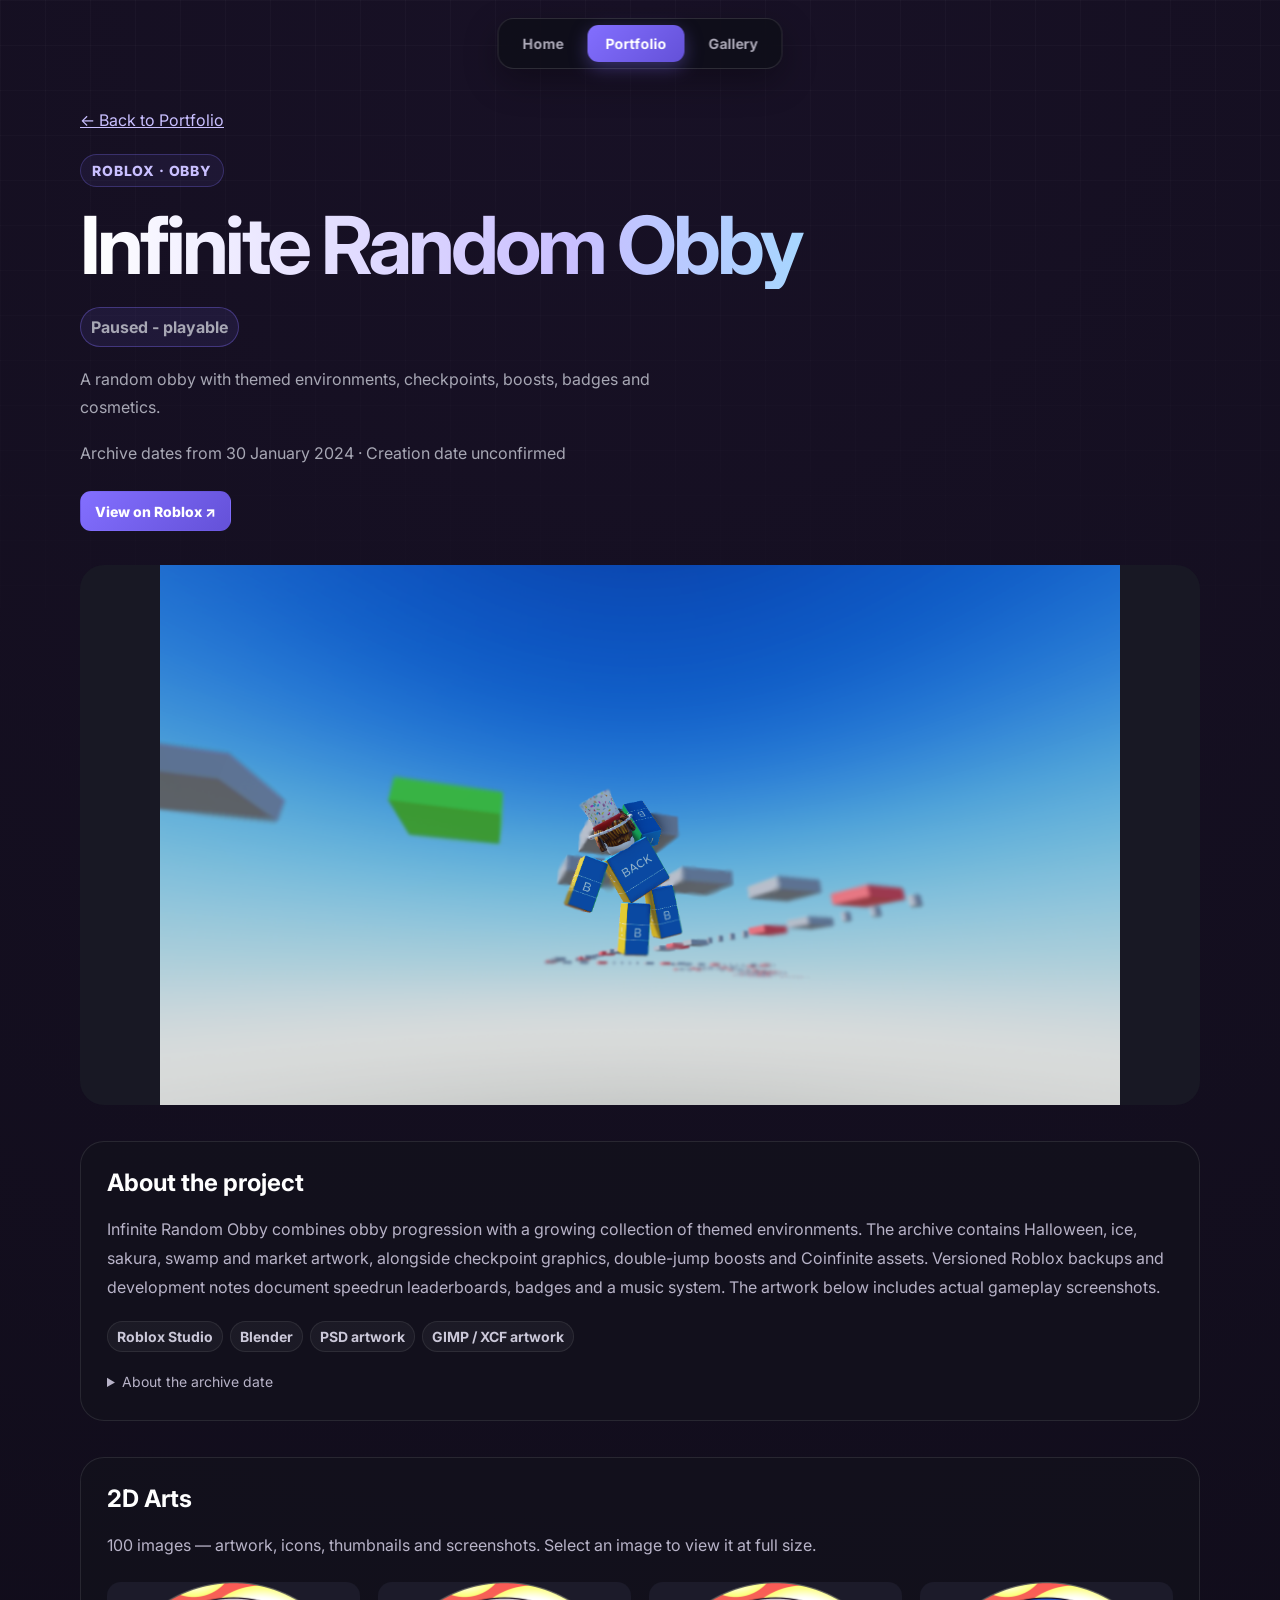
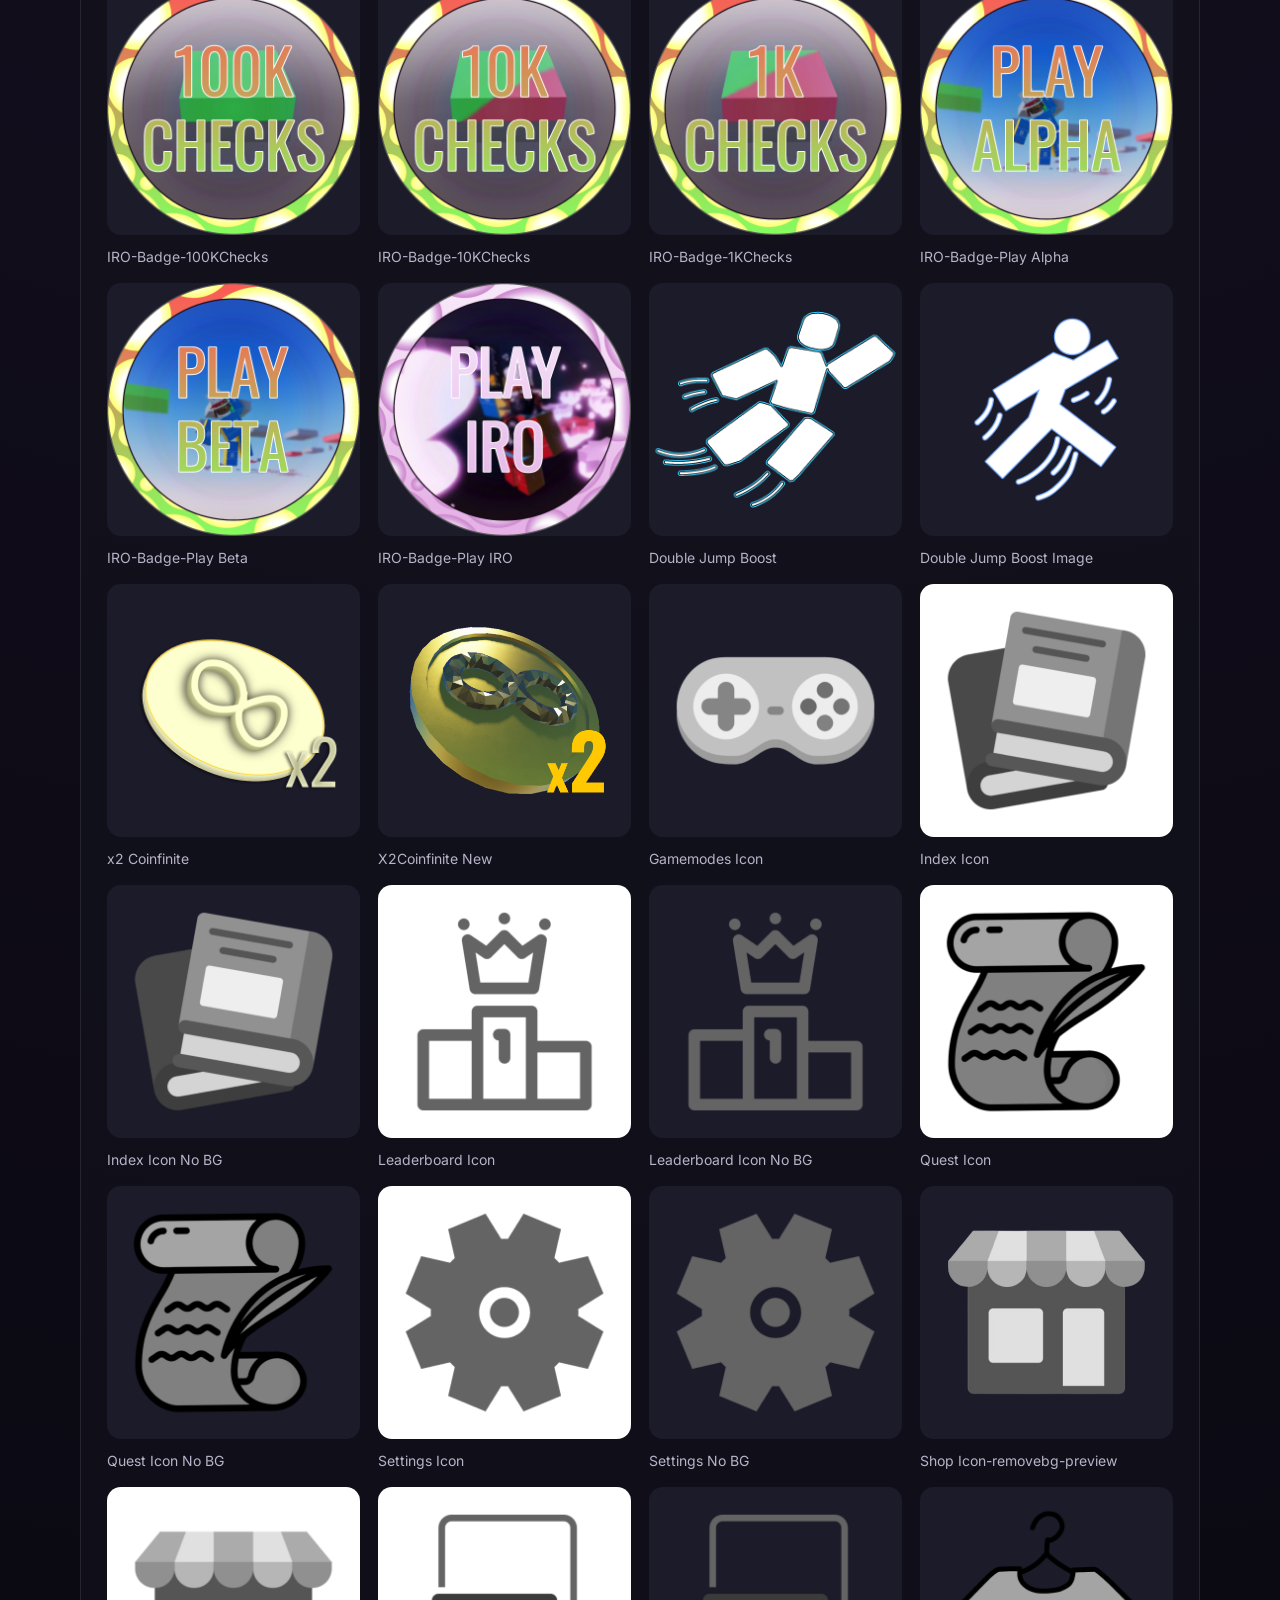
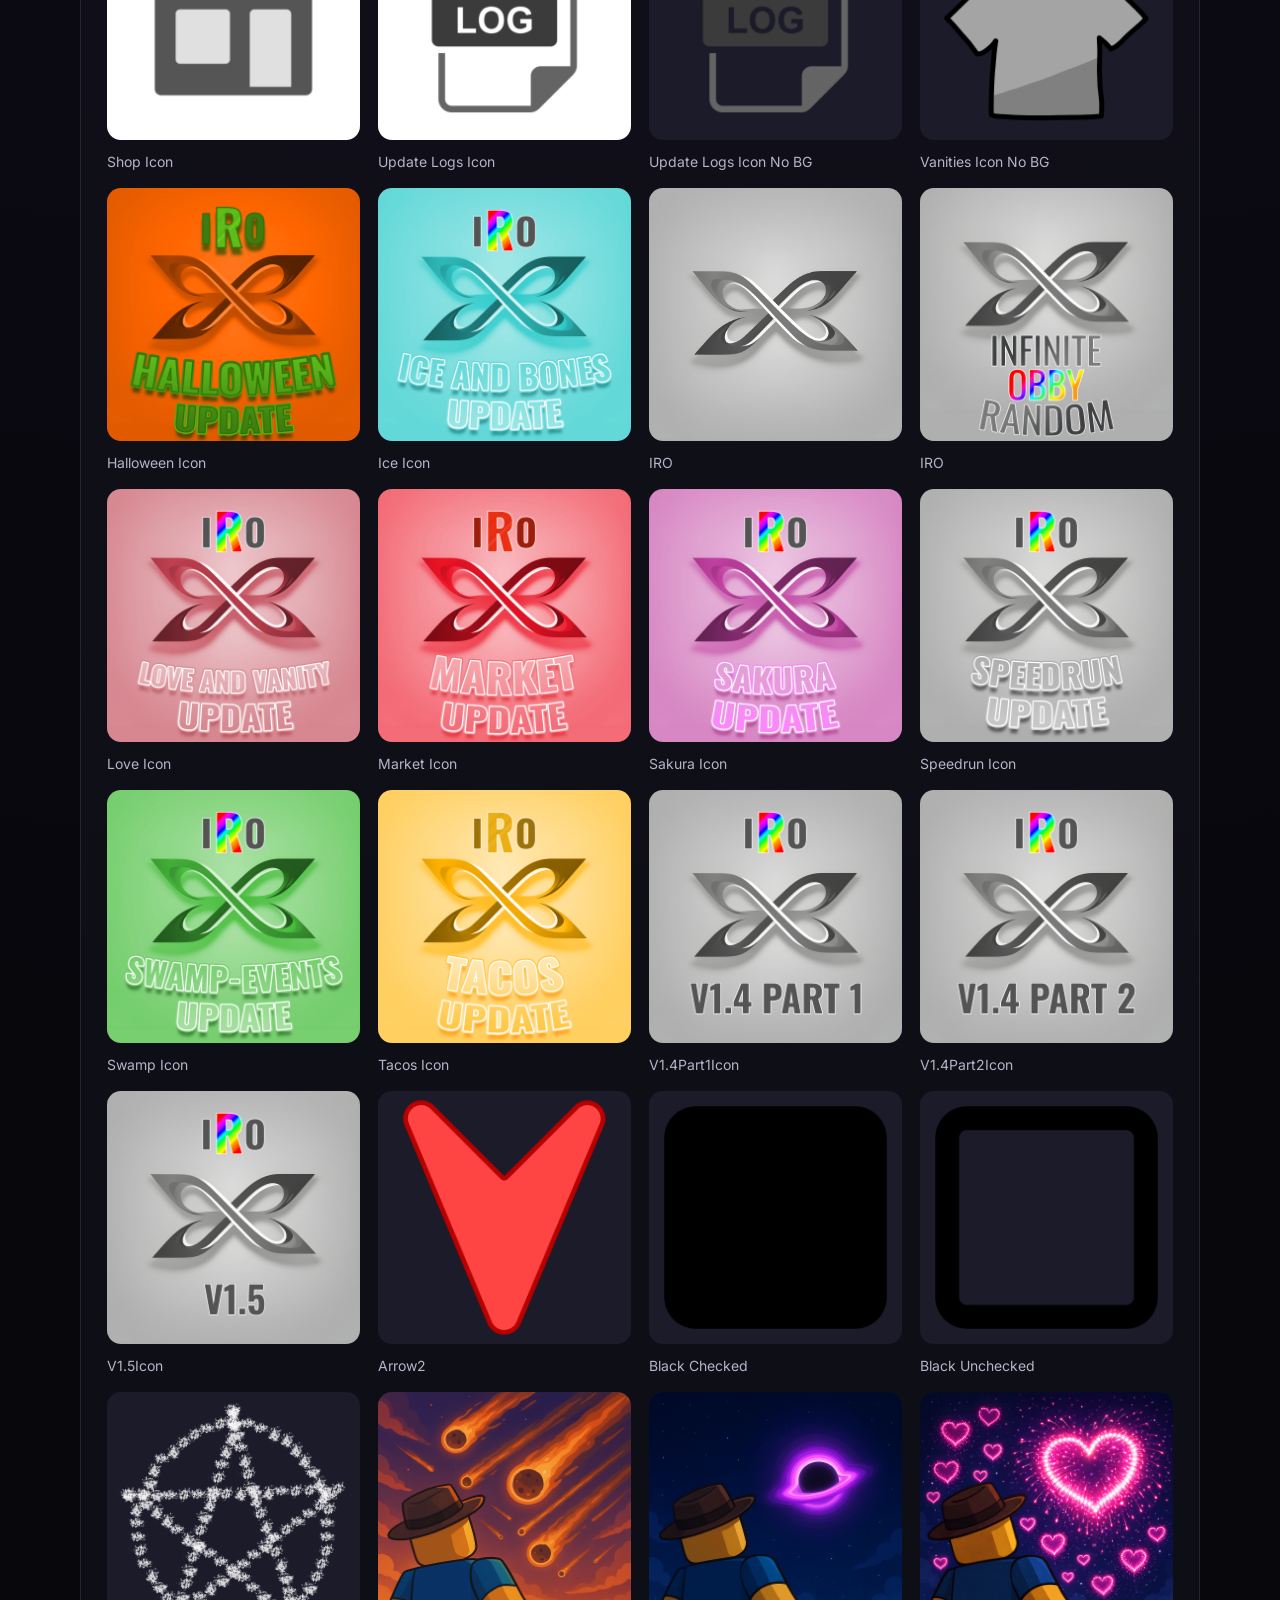
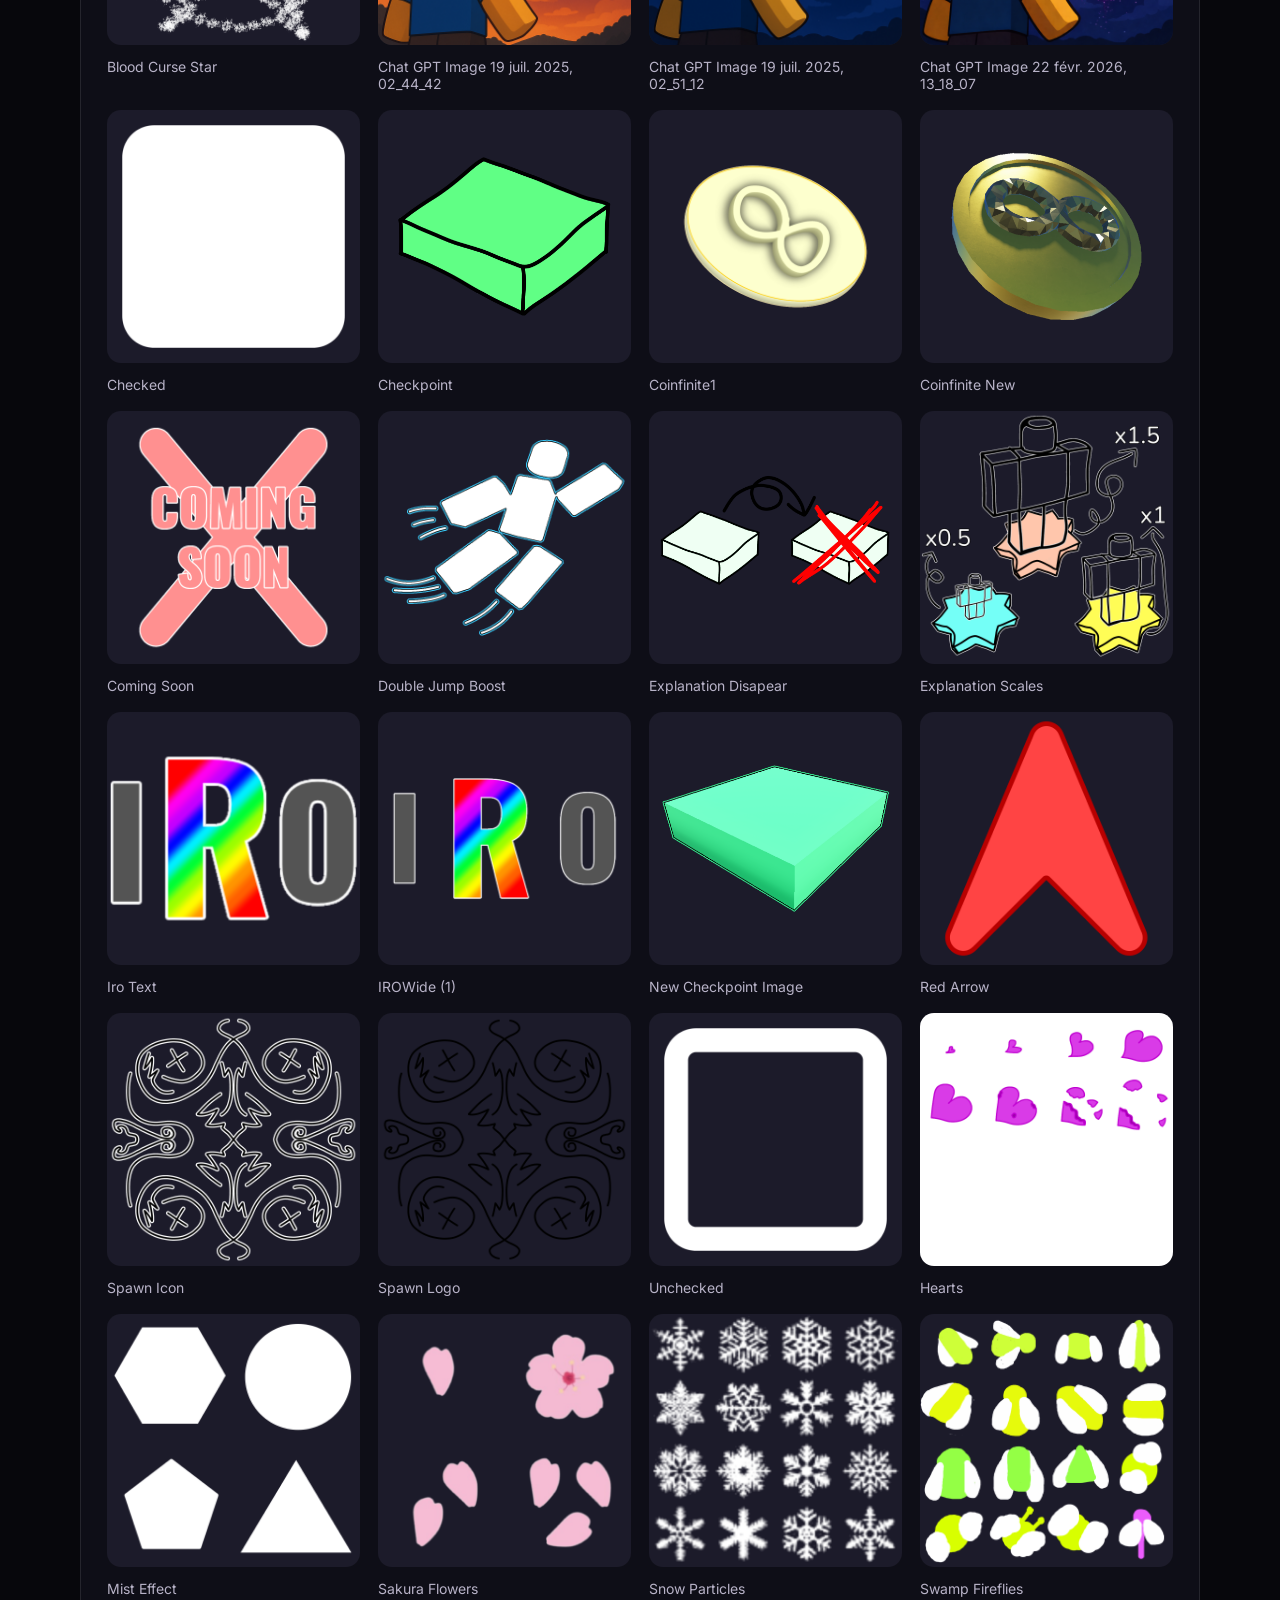
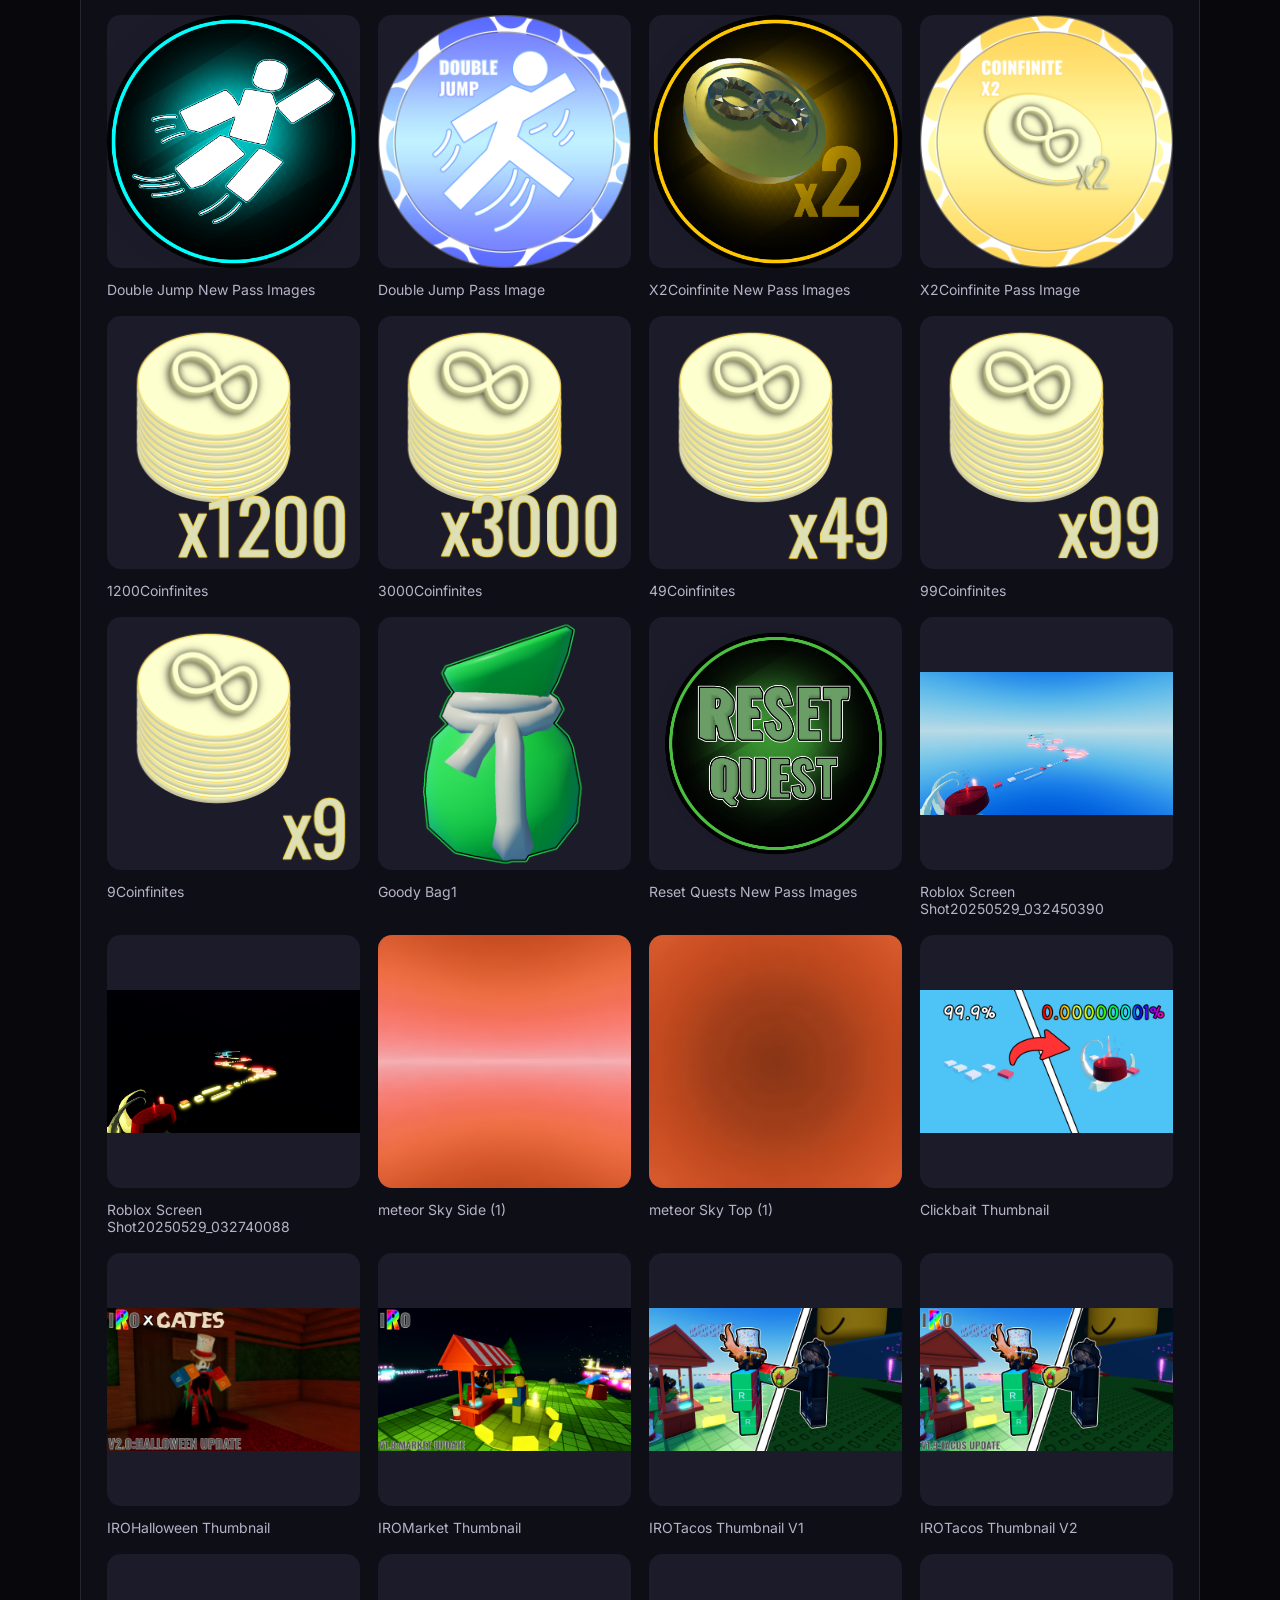
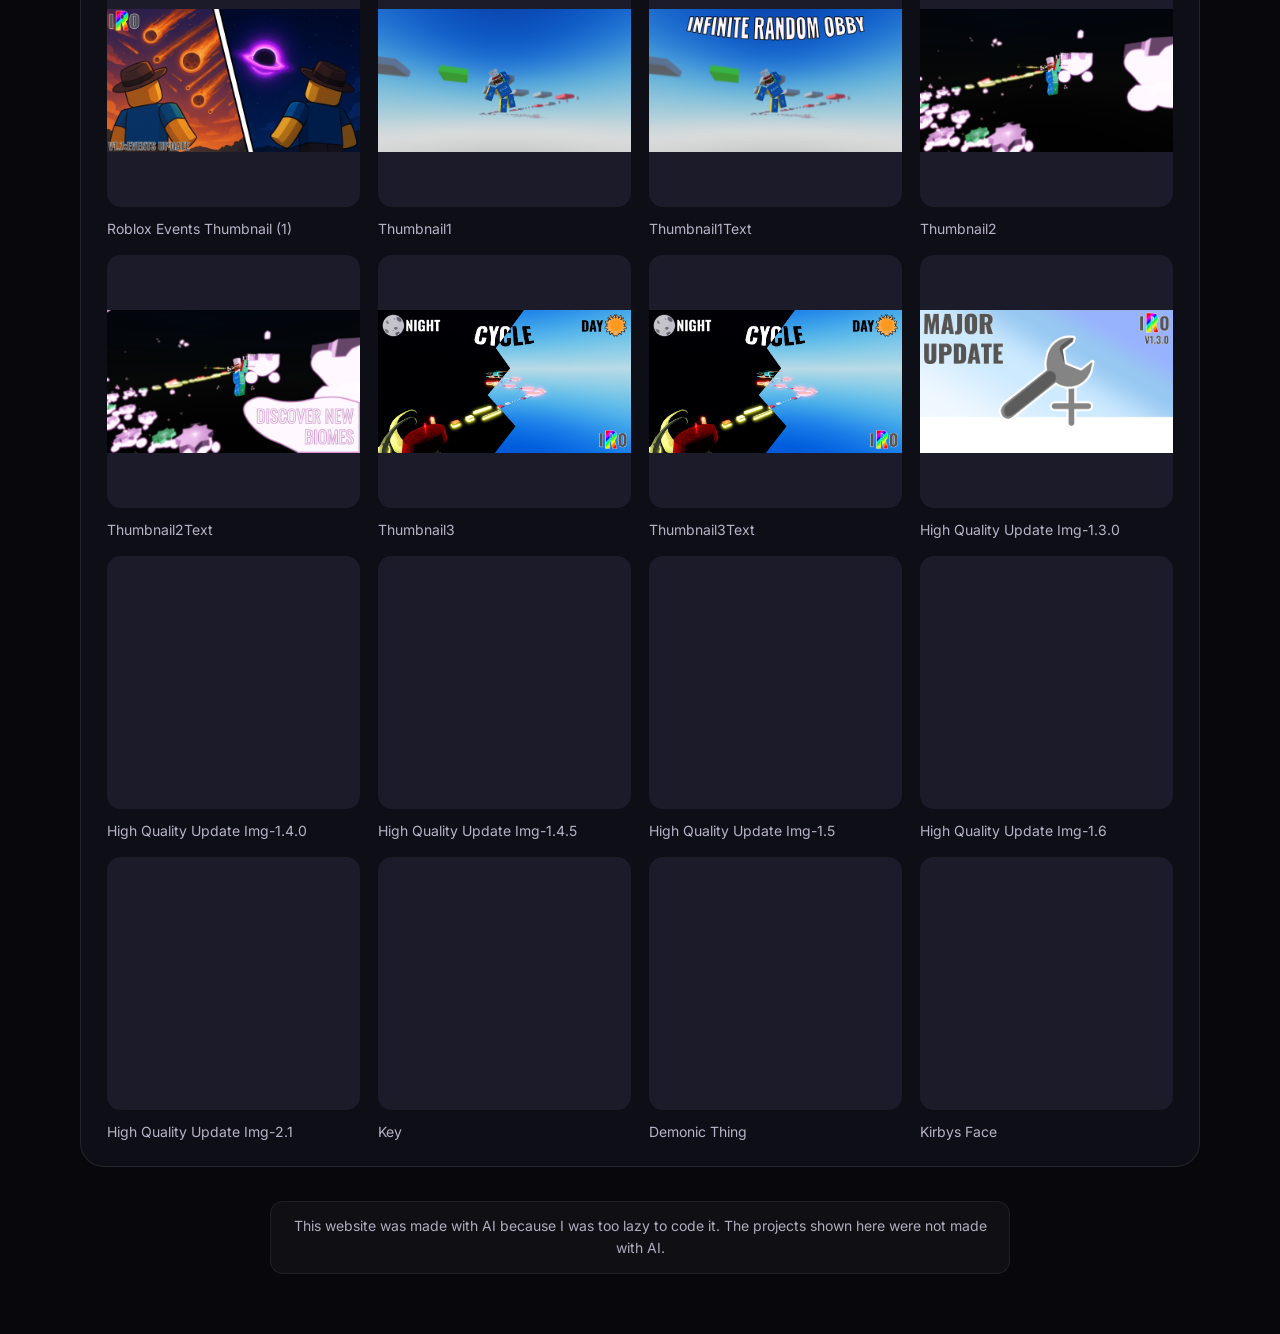
<file: projects/iro.html>
<!DOCTYPE html><html lang="en"><head><meta charset="UTF-8"><meta name="viewport" content="width=device-width, initial-scale=1"><title>Infinite Random Obby — Trollmine</title><meta name="description" content="A random obby with themed environments, checkpoints, boosts, badges and cosmetics."><meta name="theme-color" content="#7c5cff"><link rel="stylesheet" href="../assets/project-pages.css"></head><body><nav class="site-tabs" aria-label="Main navigation"><a class="tab-button" href="../index.html">Home</a><a class="tab-button active" aria-current="page" href="../portfolio.html">Portfolio</a><a class="tab-button" href="../gallery.html">Gallery</a></nav><div class="background-grid"></div><main class="portfolio"><a class="back-link" href="../portfolio.html">← Back to Portfolio</a><header class="hero"><span class="eyebrow">Roblox · Obby</span><h1>Infinite Random Obby</h1><p class="project-status">Paused - playable</p><p>A random obby with themed environments, checkpoints, boosts, badges and cosmetics.</p><p class="date">Archive dates from <time datetime="2024-01-30">30 January 2024</time> · Creation date unconfirmed</p><div class="project-actions"><a class="project-link primary" href="https://www.roblox.com/games/14433700896/Infinite-Random-Obby" target="_blank" rel="noopener noreferrer">View on Roblox ↗</a></div></header><figure class="detail-hero"><img class="project-cover " src="../assets/projects/iro/Thumbnail1.png" alt="Infinite Random Obby project artwork" width="960" height="540"></figure><section class="detail-section"><h2>About the project</h2><p>Infinite Random Obby combines obby progression with a growing collection of themed environments. The archive contains Halloween, ice, sakura, swamp and market artwork, alongside checkpoint graphics, double-jump boosts and Coinfinite assets. Versioned Roblox backups and development notes document speedrun leaderboards, badges and a music system. The artwork below includes actual gameplay screenshots.</p><div class="project-tags"><span class="project-tag">Roblox Studio</span><span class="project-tag">Blender</span><span class="project-tag">PSD artwork</span><span class="project-tag">GIMP / XCF artwork</span></div><details class="source-note"><summary>About the archive date</summary><p>Earliest surviving artwork modification: IRO.jpg. The game may predate this local archive; its creation date is unconfirmed.</p></details></section><section class="detail-section"><h2>2D Arts</h2><p class="art-intro">100 images — artwork, icons, thumbnails and screenshots. Select an image to view it at full size.</p><div class="media-grid art-grid"><figure><a href="../assets/projects/iro/art/2D/Badges/IRO-Badge-100KChecks.png" target="_blank" rel="noopener noreferrer" aria-label="Open IRO-Badge-100KChecks at full size"><img src="../assets/projects/iro/art/2D/Badges/IRO-Badge-100KChecks.png" alt="Infinite Random Obby — IRO-Badge-100KChecks" loading="lazy" width="800" height="450"></a><figcaption>IRO-Badge-100KChecks</figcaption></figure>
<figure><a href="../assets/projects/iro/art/2D/Badges/IRO-Badge-10KChecks.png" target="_blank" rel="noopener noreferrer" aria-label="Open IRO-Badge-10KChecks at full size"><img src="../assets/projects/iro/art/2D/Badges/IRO-Badge-10KChecks.png" alt="Infinite Random Obby — IRO-Badge-10KChecks" loading="lazy" width="800" height="450"></a><figcaption>IRO-Badge-10KChecks</figcaption></figure>
<figure><a href="../assets/projects/iro/art/2D/Badges/IRO-Badge-1KChecks.png" target="_blank" rel="noopener noreferrer" aria-label="Open IRO-Badge-1KChecks at full size"><img src="../assets/projects/iro/art/2D/Badges/IRO-Badge-1KChecks.png" alt="Infinite Random Obby — IRO-Badge-1KChecks" loading="lazy" width="800" height="450"></a><figcaption>IRO-Badge-1KChecks</figcaption></figure>
<figure><a href="../assets/projects/iro/art/2D/Badges/IRO-Badge-PlayAlpha.png" target="_blank" rel="noopener noreferrer" aria-label="Open IRO-Badge-Play Alpha at full size"><img src="../assets/projects/iro/art/2D/Badges/IRO-Badge-PlayAlpha.png" alt="Infinite Random Obby — IRO-Badge-Play Alpha" loading="lazy" width="800" height="450"></a><figcaption>IRO-Badge-Play Alpha</figcaption></figure>
<figure><a href="../assets/projects/iro/art/2D/Badges/IRO-Badge-PlayBeta.png" target="_blank" rel="noopener noreferrer" aria-label="Open IRO-Badge-Play Beta at full size"><img src="../assets/projects/iro/art/2D/Badges/IRO-Badge-PlayBeta.png" alt="Infinite Random Obby — IRO-Badge-Play Beta" loading="lazy" width="800" height="450"></a><figcaption>IRO-Badge-Play Beta</figcaption></figure>
<figure><a href="../assets/projects/iro/art/2D/Badges/IRO-Badge-PlayIRO.png" target="_blank" rel="noopener noreferrer" aria-label="Open IRO-Badge-Play IRO at full size"><img src="../assets/projects/iro/art/2D/Badges/IRO-Badge-PlayIRO.png" alt="Infinite Random Obby — IRO-Badge-Play IRO" loading="lazy" width="800" height="450"></a><figcaption>IRO-Badge-Play IRO</figcaption></figure>
<figure><a href="../assets/projects/iro/art/2D/Boosts/DoubleJumpBoost.png" target="_blank" rel="noopener noreferrer" aria-label="Open Double Jump Boost at full size"><img src="../assets/projects/iro/art/2D/Boosts/DoubleJumpBoost.png" alt="Infinite Random Obby — Double Jump Boost" loading="lazy" width="800" height="450"></a><figcaption>Double Jump Boost</figcaption></figure>
<figure><a href="../assets/projects/iro/art/2D/Boosts/DoubleJumpBoostImage.png" target="_blank" rel="noopener noreferrer" aria-label="Open Double Jump Boost Image at full size"><img src="../assets/projects/iro/art/2D/Boosts/DoubleJumpBoostImage.png" alt="Infinite Random Obby — Double Jump Boost Image" loading="lazy" width="800" height="450"></a><figcaption>Double Jump Boost Image</figcaption></figure>
<figure><a href="../assets/projects/iro/art/2D/Boosts/x2%20Coinfinite.png" target="_blank" rel="noopener noreferrer" aria-label="Open x2 Coinfinite at full size"><img src="../assets/projects/iro/art/2D/Boosts/x2%20Coinfinite.png" alt="Infinite Random Obby — x2 Coinfinite" loading="lazy" width="800" height="450"></a><figcaption>x2 Coinfinite</figcaption></figure>
<figure><a href="../assets/projects/iro/art/2D/Boosts/X2CoinfiniteNew.png" target="_blank" rel="noopener noreferrer" aria-label="Open X2Coinfinite New at full size"><img src="../assets/projects/iro/art/2D/Boosts/X2CoinfiniteNew.png" alt="Infinite Random Obby — X2Coinfinite New" loading="lazy" width="800" height="450"></a><figcaption>X2Coinfinite New</figcaption></figure>
<figure><a href="../assets/projects/iro/art/2D/Buttons/MenuButtonsIcons/GamemodesIcon.png" target="_blank" rel="noopener noreferrer" aria-label="Open Gamemodes Icon at full size"><img src="../assets/projects/iro/art/2D/Buttons/MenuButtonsIcons/GamemodesIcon.png" alt="Infinite Random Obby — Gamemodes Icon" loading="lazy" width="800" height="450"></a><figcaption>Gamemodes Icon</figcaption></figure>
<figure><a href="../assets/projects/iro/art/2D/Buttons/MenuButtonsIcons/IndexIcon.png" target="_blank" rel="noopener noreferrer" aria-label="Open Index Icon at full size"><img src="../assets/projects/iro/art/2D/Buttons/MenuButtonsIcons/IndexIcon.png" alt="Infinite Random Obby — Index Icon" loading="lazy" width="800" height="450"></a><figcaption>Index Icon</figcaption></figure>
<figure><a href="../assets/projects/iro/art/2D/Buttons/MenuButtonsIcons/IndexIconNoBG.png" target="_blank" rel="noopener noreferrer" aria-label="Open Index Icon No BG at full size"><img src="../assets/projects/iro/art/2D/Buttons/MenuButtonsIcons/IndexIconNoBG.png" alt="Infinite Random Obby — Index Icon No BG" loading="lazy" width="800" height="450"></a><figcaption>Index Icon No BG</figcaption></figure>
<figure><a href="../assets/projects/iro/art/2D/Buttons/MenuButtonsIcons/LeaderboardIcon.png" target="_blank" rel="noopener noreferrer" aria-label="Open Leaderboard Icon at full size"><img src="../assets/projects/iro/art/2D/Buttons/MenuButtonsIcons/LeaderboardIcon.png" alt="Infinite Random Obby — Leaderboard Icon" loading="lazy" width="800" height="450"></a><figcaption>Leaderboard Icon</figcaption></figure>
<figure><a href="../assets/projects/iro/art/2D/Buttons/MenuButtonsIcons/LeaderboardIconNoBG.png" target="_blank" rel="noopener noreferrer" aria-label="Open Leaderboard Icon No BG at full size"><img src="../assets/projects/iro/art/2D/Buttons/MenuButtonsIcons/LeaderboardIconNoBG.png" alt="Infinite Random Obby — Leaderboard Icon No BG" loading="lazy" width="800" height="450"></a><figcaption>Leaderboard Icon No BG</figcaption></figure>
<figure><a href="../assets/projects/iro/art/2D/Buttons/MenuButtonsIcons/QuestIcon.png" target="_blank" rel="noopener noreferrer" aria-label="Open Quest Icon at full size"><img src="../assets/projects/iro/art/2D/Buttons/MenuButtonsIcons/QuestIcon.png" alt="Infinite Random Obby — Quest Icon" loading="lazy" width="800" height="450"></a><figcaption>Quest Icon</figcaption></figure>
<figure><a href="../assets/projects/iro/art/2D/Buttons/MenuButtonsIcons/QuestIconNoBG.png" target="_blank" rel="noopener noreferrer" aria-label="Open Quest Icon No BG at full size"><img src="../assets/projects/iro/art/2D/Buttons/MenuButtonsIcons/QuestIconNoBG.png" alt="Infinite Random Obby — Quest Icon No BG" loading="lazy" width="800" height="450"></a><figcaption>Quest Icon No BG</figcaption></figure>
<figure><a href="../assets/projects/iro/art/2D/Buttons/MenuButtonsIcons/SettingsIcon.png" target="_blank" rel="noopener noreferrer" aria-label="Open Settings Icon at full size"><img src="../assets/projects/iro/art/2D/Buttons/MenuButtonsIcons/SettingsIcon.png" alt="Infinite Random Obby — Settings Icon" loading="lazy" width="800" height="450"></a><figcaption>Settings Icon</figcaption></figure>
<figure><a href="../assets/projects/iro/art/2D/Buttons/MenuButtonsIcons/SettingsNoBG.png" target="_blank" rel="noopener noreferrer" aria-label="Open Settings No BG at full size"><img src="../assets/projects/iro/art/2D/Buttons/MenuButtonsIcons/SettingsNoBG.png" alt="Infinite Random Obby — Settings No BG" loading="lazy" width="800" height="450"></a><figcaption>Settings No BG</figcaption></figure>
<figure><a href="../assets/projects/iro/art/2D/Buttons/MenuButtonsIcons/ShopIcon-removebg-preview.png" target="_blank" rel="noopener noreferrer" aria-label="Open Shop Icon-removebg-preview at full size"><img src="../assets/projects/iro/art/2D/Buttons/MenuButtonsIcons/ShopIcon-removebg-preview.png" alt="Infinite Random Obby — Shop Icon-removebg-preview" loading="lazy" width="800" height="450"></a><figcaption>Shop Icon-removebg-preview</figcaption></figure>
<figure><a href="../assets/projects/iro/art/2D/Buttons/MenuButtonsIcons/ShopIcon.png" target="_blank" rel="noopener noreferrer" aria-label="Open Shop Icon at full size"><img src="../assets/projects/iro/art/2D/Buttons/MenuButtonsIcons/ShopIcon.png" alt="Infinite Random Obby — Shop Icon" loading="lazy" width="800" height="450"></a><figcaption>Shop Icon</figcaption></figure>
<figure><a href="../assets/projects/iro/art/2D/Buttons/MenuButtonsIcons/UpdateLogsIcon.png" target="_blank" rel="noopener noreferrer" aria-label="Open Update Logs Icon at full size"><img src="../assets/projects/iro/art/2D/Buttons/MenuButtonsIcons/UpdateLogsIcon.png" alt="Infinite Random Obby — Update Logs Icon" loading="lazy" width="800" height="450"></a><figcaption>Update Logs Icon</figcaption></figure>
<figure><a href="../assets/projects/iro/art/2D/Buttons/MenuButtonsIcons/UpdateLogsIconNoBG.png" target="_blank" rel="noopener noreferrer" aria-label="Open Update Logs Icon No BG at full size"><img src="../assets/projects/iro/art/2D/Buttons/MenuButtonsIcons/UpdateLogsIconNoBG.png" alt="Infinite Random Obby — Update Logs Icon No BG" loading="lazy" width="800" height="450"></a><figcaption>Update Logs Icon No BG</figcaption></figure>
<figure><a href="../assets/projects/iro/art/2D/Buttons/MenuButtonsIcons/VanitiesIconNoBG.png" target="_blank" rel="noopener noreferrer" aria-label="Open Vanities Icon No BG at full size"><img src="../assets/projects/iro/art/2D/Buttons/MenuButtonsIcons/VanitiesIconNoBG.png" alt="Infinite Random Obby — Vanities Icon No BG" loading="lazy" width="800" height="450"></a><figcaption>Vanities Icon No BG</figcaption></figure>
<figure><a href="../assets/projects/iro/art/2D/Icons/HalloweenIcon.png" target="_blank" rel="noopener noreferrer" aria-label="Open Halloween Icon at full size"><img src="../assets/projects/iro/art/2D/Icons/HalloweenIcon.png" alt="Infinite Random Obby — Halloween Icon" loading="lazy" width="800" height="450"></a><figcaption>Halloween Icon</figcaption></figure>
<figure><a href="../assets/projects/iro/art/2D/Icons/IceIcon.png" target="_blank" rel="noopener noreferrer" aria-label="Open Ice Icon at full size"><img src="../assets/projects/iro/art/2D/Icons/IceIcon.png" alt="Infinite Random Obby — Ice Icon" loading="lazy" width="800" height="450"></a><figcaption>Ice Icon</figcaption></figure>
<figure><a href="../assets/projects/iro/art/2D/Icons/IRO.jpg" target="_blank" rel="noopener noreferrer" aria-label="Open IRO at full size"><img src="../assets/projects/iro/art/2D/Icons/IRO.jpg" alt="Infinite Random Obby — IRO" loading="lazy" width="800" height="450"></a><figcaption>IRO</figcaption></figure>
<figure><a href="../assets/projects/iro/art/2D/Icons/IRO.png" target="_blank" rel="noopener noreferrer" aria-label="Open IRO at full size"><img src="../assets/projects/iro/art/2D/Icons/IRO.png" alt="Infinite Random Obby — IRO" loading="lazy" width="800" height="450"></a><figcaption>IRO</figcaption></figure>
<figure><a href="../assets/projects/iro/art/2D/Icons/LoveIcon.png" target="_blank" rel="noopener noreferrer" aria-label="Open Love Icon at full size"><img src="../assets/projects/iro/art/2D/Icons/LoveIcon.png" alt="Infinite Random Obby — Love Icon" loading="lazy" width="800" height="450"></a><figcaption>Love Icon</figcaption></figure>
<figure><a href="../assets/projects/iro/art/2D/Icons/MarketIcon.png" target="_blank" rel="noopener noreferrer" aria-label="Open Market Icon at full size"><img src="../assets/projects/iro/art/2D/Icons/MarketIcon.png" alt="Infinite Random Obby — Market Icon" loading="lazy" width="800" height="450"></a><figcaption>Market Icon</figcaption></figure>
<figure><a href="../assets/projects/iro/art/2D/Icons/SakuraIcon.png" target="_blank" rel="noopener noreferrer" aria-label="Open Sakura Icon at full size"><img src="../assets/projects/iro/art/2D/Icons/SakuraIcon.png" alt="Infinite Random Obby — Sakura Icon" loading="lazy" width="800" height="450"></a><figcaption>Sakura Icon</figcaption></figure>
<figure><a href="../assets/projects/iro/art/2D/Icons/SpeedrunIcon.png" target="_blank" rel="noopener noreferrer" aria-label="Open Speedrun Icon at full size"><img src="../assets/projects/iro/art/2D/Icons/SpeedrunIcon.png" alt="Infinite Random Obby — Speedrun Icon" loading="lazy" width="800" height="450"></a><figcaption>Speedrun Icon</figcaption></figure>
<figure><a href="../assets/projects/iro/art/2D/Icons/SwampIcon.png" target="_blank" rel="noopener noreferrer" aria-label="Open Swamp Icon at full size"><img src="../assets/projects/iro/art/2D/Icons/SwampIcon.png" alt="Infinite Random Obby — Swamp Icon" loading="lazy" width="800" height="450"></a><figcaption>Swamp Icon</figcaption></figure>
<figure><a href="../assets/projects/iro/art/2D/Icons/TacosIcon.png" target="_blank" rel="noopener noreferrer" aria-label="Open Tacos Icon at full size"><img src="../assets/projects/iro/art/2D/Icons/TacosIcon.png" alt="Infinite Random Obby — Tacos Icon" loading="lazy" width="800" height="450"></a><figcaption>Tacos Icon</figcaption></figure>
<figure><a href="../assets/projects/iro/art/2D/Icons/V1.4Part1Icon.png" target="_blank" rel="noopener noreferrer" aria-label="Open V1.4Part1Icon at full size"><img src="../assets/projects/iro/art/2D/Icons/V1.4Part1Icon.png" alt="Infinite Random Obby — V1.4Part1Icon" loading="lazy" width="800" height="450"></a><figcaption>V1.4Part1Icon</figcaption></figure>
<figure><a href="../assets/projects/iro/art/2D/Icons/V1.4Part2Icon.png" target="_blank" rel="noopener noreferrer" aria-label="Open V1.4Part2Icon at full size"><img src="../assets/projects/iro/art/2D/Icons/V1.4Part2Icon.png" alt="Infinite Random Obby — V1.4Part2Icon" loading="lazy" width="800" height="450"></a><figcaption>V1.4Part2Icon</figcaption></figure>
<figure><a href="../assets/projects/iro/art/2D/Icons/V1.5Icon.png" target="_blank" rel="noopener noreferrer" aria-label="Open V1.5Icon at full size"><img src="../assets/projects/iro/art/2D/Icons/V1.5Icon.png" alt="Infinite Random Obby — V1.5Icon" loading="lazy" width="800" height="450"></a><figcaption>V1.5Icon</figcaption></figure>
<figure><a href="../assets/projects/iro/art/2D/Images/Arrow2.png" target="_blank" rel="noopener noreferrer" aria-label="Open Arrow2 at full size"><img src="../assets/projects/iro/art/2D/Images/Arrow2.png" alt="Infinite Random Obby — Arrow2" loading="lazy" width="800" height="450"></a><figcaption>Arrow2</figcaption></figure>
<figure><a href="../assets/projects/iro/art/2D/Images/BlackChecked.png" target="_blank" rel="noopener noreferrer" aria-label="Open Black Checked at full size"><img src="../assets/projects/iro/art/2D/Images/BlackChecked.png" alt="Infinite Random Obby — Black Checked" loading="lazy" width="800" height="450"></a><figcaption>Black Checked</figcaption></figure>
<figure><a href="../assets/projects/iro/art/2D/Images/BlackUnchecked.png" target="_blank" rel="noopener noreferrer" aria-label="Open Black Unchecked at full size"><img src="../assets/projects/iro/art/2D/Images/BlackUnchecked.png" alt="Infinite Random Obby — Black Unchecked" loading="lazy" width="800" height="450"></a><figcaption>Black Unchecked</figcaption></figure>
<figure><a href="../assets/projects/iro/art/2D/Images/BloodCurseStar.png" target="_blank" rel="noopener noreferrer" aria-label="Open Blood Curse Star at full size"><img src="../assets/projects/iro/art/2D/Images/BloodCurseStar.png" alt="Infinite Random Obby — Blood Curse Star" loading="lazy" width="800" height="450"></a><figcaption>Blood Curse Star</figcaption></figure>
<figure><a href="../assets/projects/iro/art/2D/Images/ChatGPT%20Image%2019%20juil.%202025%2C%2002_44_42.png" target="_blank" rel="noopener noreferrer" aria-label="Open Chat GPT Image 19 juil. 2025, 02_44_42 at full size"><img src="../assets/projects/iro/art/2D/Images/ChatGPT%20Image%2019%20juil.%202025%2C%2002_44_42.png" alt="Infinite Random Obby — Chat GPT Image 19 juil. 2025, 02_44_42" loading="lazy" width="800" height="450"></a><figcaption>Chat GPT Image 19 juil. 2025, 02_44_42</figcaption></figure>
<figure><a href="../assets/projects/iro/art/2D/Images/ChatGPT%20Image%2019%20juil.%202025%2C%2002_51_12.png" target="_blank" rel="noopener noreferrer" aria-label="Open Chat GPT Image 19 juil. 2025, 02_51_12 at full size"><img src="../assets/projects/iro/art/2D/Images/ChatGPT%20Image%2019%20juil.%202025%2C%2002_51_12.png" alt="Infinite Random Obby — Chat GPT Image 19 juil. 2025, 02_51_12" loading="lazy" width="800" height="450"></a><figcaption>Chat GPT Image 19 juil. 2025, 02_51_12</figcaption></figure>
<figure><a href="../assets/projects/iro/art/2D/Images/ChatGPT%20Image%2022%20f%C3%A9vr.%202026%2C%2013_18_07.png" target="_blank" rel="noopener noreferrer" aria-label="Open Chat GPT Image 22 févr. 2026, 13_18_07 at full size"><img src="../assets/projects/iro/art/2D/Images/ChatGPT%20Image%2022%20f%C3%A9vr.%202026%2C%2013_18_07.png" alt="Infinite Random Obby — Chat GPT Image 22 févr. 2026, 13_18_07" loading="lazy" width="800" height="450"></a><figcaption>Chat GPT Image 22 févr. 2026, 13_18_07</figcaption></figure>
<figure><a href="../assets/projects/iro/art/2D/Images/Checked.png" target="_blank" rel="noopener noreferrer" aria-label="Open Checked at full size"><img src="../assets/projects/iro/art/2D/Images/Checked.png" alt="Infinite Random Obby — Checked" loading="lazy" width="800" height="450"></a><figcaption>Checked</figcaption></figure>
<figure><a href="../assets/projects/iro/art/2D/Images/Checkpoint.png" target="_blank" rel="noopener noreferrer" aria-label="Open Checkpoint at full size"><img src="../assets/projects/iro/art/2D/Images/Checkpoint.png" alt="Infinite Random Obby — Checkpoint" loading="lazy" width="800" height="450"></a><figcaption>Checkpoint</figcaption></figure>
<figure><a href="../assets/projects/iro/art/2D/Images/Coinfinite1.png" target="_blank" rel="noopener noreferrer" aria-label="Open Coinfinite1 at full size"><img src="../assets/projects/iro/art/2D/Images/Coinfinite1.png" alt="Infinite Random Obby — Coinfinite1" loading="lazy" width="800" height="450"></a><figcaption>Coinfinite1</figcaption></figure>
<figure><a href="../assets/projects/iro/art/2D/Images/CoinfiniteNew.png" target="_blank" rel="noopener noreferrer" aria-label="Open Coinfinite New at full size"><img src="../assets/projects/iro/art/2D/Images/CoinfiniteNew.png" alt="Infinite Random Obby — Coinfinite New" loading="lazy" width="800" height="450"></a><figcaption>Coinfinite New</figcaption></figure>
<figure><a href="../assets/projects/iro/art/2D/Images/ComingSoon.png" target="_blank" rel="noopener noreferrer" aria-label="Open Coming Soon at full size"><img src="../assets/projects/iro/art/2D/Images/ComingSoon.png" alt="Infinite Random Obby — Coming Soon" loading="lazy" width="800" height="450"></a><figcaption>Coming Soon</figcaption></figure>
<figure><a href="../assets/projects/iro/art/2D/Images/DoubleJumpBoost.png" target="_blank" rel="noopener noreferrer" aria-label="Open Double Jump Boost at full size"><img src="../assets/projects/iro/art/2D/Images/DoubleJumpBoost.png" alt="Infinite Random Obby — Double Jump Boost" loading="lazy" width="800" height="450"></a><figcaption>Double Jump Boost</figcaption></figure>
<figure><a href="../assets/projects/iro/art/2D/Images/ExplanationDisapear.png" target="_blank" rel="noopener noreferrer" aria-label="Open Explanation Disapear at full size"><img src="../assets/projects/iro/art/2D/Images/ExplanationDisapear.png" alt="Infinite Random Obby — Explanation Disapear" loading="lazy" width="800" height="450"></a><figcaption>Explanation Disapear</figcaption></figure>
<figure><a href="../assets/projects/iro/art/2D/Images/ExplanationScales.png" target="_blank" rel="noopener noreferrer" aria-label="Open Explanation Scales at full size"><img src="../assets/projects/iro/art/2D/Images/ExplanationScales.png" alt="Infinite Random Obby — Explanation Scales" loading="lazy" width="800" height="450"></a><figcaption>Explanation Scales</figcaption></figure>
<figure><a href="../assets/projects/iro/art/2D/Images/IroText.png" target="_blank" rel="noopener noreferrer" aria-label="Open Iro Text at full size"><img src="../assets/projects/iro/art/2D/Images/IroText.png" alt="Infinite Random Obby — Iro Text" loading="lazy" width="800" height="450"></a><figcaption>Iro Text</figcaption></figure>
<figure><a href="../assets/projects/iro/art/2D/Images/IROWide%20(1).png" target="_blank" rel="noopener noreferrer" aria-label="Open IROWide (1) at full size"><img src="../assets/projects/iro/art/2D/Images/IROWide%20(1).png" alt="Infinite Random Obby — IROWide (1)" loading="lazy" width="800" height="450"></a><figcaption>IROWide (1)</figcaption></figure>
<figure><a href="../assets/projects/iro/art/2D/Images/NewCheckpointImage.png" target="_blank" rel="noopener noreferrer" aria-label="Open New Checkpoint Image at full size"><img src="../assets/projects/iro/art/2D/Images/NewCheckpointImage.png" alt="Infinite Random Obby — New Checkpoint Image" loading="lazy" width="800" height="450"></a><figcaption>New Checkpoint Image</figcaption></figure>
<figure><a href="../assets/projects/iro/art/2D/Images/RedArrow.png" target="_blank" rel="noopener noreferrer" aria-label="Open Red Arrow at full size"><img src="../assets/projects/iro/art/2D/Images/RedArrow.png" alt="Infinite Random Obby — Red Arrow" loading="lazy" width="800" height="450"></a><figcaption>Red Arrow</figcaption></figure>
<figure><a href="../assets/projects/iro/art/2D/Images/SpawnIcon.png" target="_blank" rel="noopener noreferrer" aria-label="Open Spawn Icon at full size"><img src="../assets/projects/iro/art/2D/Images/SpawnIcon.png" alt="Infinite Random Obby — Spawn Icon" loading="lazy" width="800" height="450"></a><figcaption>Spawn Icon</figcaption></figure>
<figure><a href="../assets/projects/iro/art/2D/Images/SpawnLogo.png" target="_blank" rel="noopener noreferrer" aria-label="Open Spawn Logo at full size"><img src="../assets/projects/iro/art/2D/Images/SpawnLogo.png" alt="Infinite Random Obby — Spawn Logo" loading="lazy" width="800" height="450"></a><figcaption>Spawn Logo</figcaption></figure>
<figure><a href="../assets/projects/iro/art/2D/Images/Unchecked.png" target="_blank" rel="noopener noreferrer" aria-label="Open Unchecked at full size"><img src="../assets/projects/iro/art/2D/Images/Unchecked.png" alt="Infinite Random Obby — Unchecked" loading="lazy" width="800" height="450"></a><figcaption>Unchecked</figcaption></figure>
<figure><a href="../assets/projects/iro/art/2D/Particles/Hearts.png" target="_blank" rel="noopener noreferrer" aria-label="Open Hearts at full size"><img src="../assets/projects/iro/art/2D/Particles/Hearts.png" alt="Infinite Random Obby — Hearts" loading="lazy" width="800" height="450"></a><figcaption>Hearts</figcaption></figure>
<figure><a href="../assets/projects/iro/art/2D/Particles/MistEffect.png" target="_blank" rel="noopener noreferrer" aria-label="Open Mist Effect at full size"><img src="../assets/projects/iro/art/2D/Particles/MistEffect.png" alt="Infinite Random Obby — Mist Effect" loading="lazy" width="800" height="450"></a><figcaption>Mist Effect</figcaption></figure>
<figure><a href="../assets/projects/iro/art/2D/Particles/SakuraFlowers.png" target="_blank" rel="noopener noreferrer" aria-label="Open Sakura Flowers at full size"><img src="../assets/projects/iro/art/2D/Particles/SakuraFlowers.png" alt="Infinite Random Obby — Sakura Flowers" loading="lazy" width="800" height="450"></a><figcaption>Sakura Flowers</figcaption></figure>
<figure><a href="../assets/projects/iro/art/2D/Particles/SnowParticles.png" target="_blank" rel="noopener noreferrer" aria-label="Open Snow Particles at full size"><img src="../assets/projects/iro/art/2D/Particles/SnowParticles.png" alt="Infinite Random Obby — Snow Particles" loading="lazy" width="800" height="450"></a><figcaption>Snow Particles</figcaption></figure>
<figure><a href="../assets/projects/iro/art/2D/Particles/SwampFireflies.png" target="_blank" rel="noopener noreferrer" aria-label="Open Swamp Fireflies at full size"><img src="../assets/projects/iro/art/2D/Particles/SwampFireflies.png" alt="Infinite Random Obby — Swamp Fireflies" loading="lazy" width="800" height="450"></a><figcaption>Swamp Fireflies</figcaption></figure>
<figure><a href="../assets/projects/iro/art/2D/Passes/DoubleJumpNewPassImages.png" target="_blank" rel="noopener noreferrer" aria-label="Open Double Jump New Pass Images at full size"><img src="../assets/projects/iro/art/2D/Passes/DoubleJumpNewPassImages.png" alt="Infinite Random Obby — Double Jump New Pass Images" loading="lazy" width="800" height="450"></a><figcaption>Double Jump New Pass Images</figcaption></figure>
<figure><a href="../assets/projects/iro/art/2D/Passes/DoubleJumpPassImage.png" target="_blank" rel="noopener noreferrer" aria-label="Open Double Jump Pass Image at full size"><img src="../assets/projects/iro/art/2D/Passes/DoubleJumpPassImage.png" alt="Infinite Random Obby — Double Jump Pass Image" loading="lazy" width="800" height="450"></a><figcaption>Double Jump Pass Image</figcaption></figure>
<figure><a href="../assets/projects/iro/art/2D/Passes/X2CoinfiniteNewPassImages.png" target="_blank" rel="noopener noreferrer" aria-label="Open X2Coinfinite New Pass Images at full size"><img src="../assets/projects/iro/art/2D/Passes/X2CoinfiniteNewPassImages.png" alt="Infinite Random Obby — X2Coinfinite New Pass Images" loading="lazy" width="800" height="450"></a><figcaption>X2Coinfinite New Pass Images</figcaption></figure>
<figure><a href="../assets/projects/iro/art/2D/Passes/X2CoinfinitePassImage.png" target="_blank" rel="noopener noreferrer" aria-label="Open X2Coinfinite Pass Image at full size"><img src="../assets/projects/iro/art/2D/Passes/X2CoinfinitePassImage.png" alt="Infinite Random Obby — X2Coinfinite Pass Image" loading="lazy" width="800" height="450"></a><figcaption>X2Coinfinite Pass Image</figcaption></figure>
<figure><a href="../assets/projects/iro/art/2D/Products/1200Coinfinites.png" target="_blank" rel="noopener noreferrer" aria-label="Open 1200Coinfinites at full size"><img src="../assets/projects/iro/art/2D/Products/1200Coinfinites.png" alt="Infinite Random Obby — 1200Coinfinites" loading="lazy" width="800" height="450"></a><figcaption>1200Coinfinites</figcaption></figure>
<figure><a href="../assets/projects/iro/art/2D/Products/3000Coinfinites.png" target="_blank" rel="noopener noreferrer" aria-label="Open 3000Coinfinites at full size"><img src="../assets/projects/iro/art/2D/Products/3000Coinfinites.png" alt="Infinite Random Obby — 3000Coinfinites" loading="lazy" width="800" height="450"></a><figcaption>3000Coinfinites</figcaption></figure>
<figure><a href="../assets/projects/iro/art/2D/Products/49Coinfinites.png" target="_blank" rel="noopener noreferrer" aria-label="Open 49Coinfinites at full size"><img src="../assets/projects/iro/art/2D/Products/49Coinfinites.png" alt="Infinite Random Obby — 49Coinfinites" loading="lazy" width="800" height="450"></a><figcaption>49Coinfinites</figcaption></figure>
<figure><a href="../assets/projects/iro/art/2D/Products/99Coinfinites.png" target="_blank" rel="noopener noreferrer" aria-label="Open 99Coinfinites at full size"><img src="../assets/projects/iro/art/2D/Products/99Coinfinites.png" alt="Infinite Random Obby — 99Coinfinites" loading="lazy" width="800" height="450"></a><figcaption>99Coinfinites</figcaption></figure>
<figure><a href="../assets/projects/iro/art/2D/Products/9Coinfinites.png" target="_blank" rel="noopener noreferrer" aria-label="Open 9Coinfinites at full size"><img src="../assets/projects/iro/art/2D/Products/9Coinfinites.png" alt="Infinite Random Obby — 9Coinfinites" loading="lazy" width="800" height="450"></a><figcaption>9Coinfinites</figcaption></figure>
<figure><a href="../assets/projects/iro/art/2D/Products/GoodyBag1.png" target="_blank" rel="noopener noreferrer" aria-label="Open Goody Bag1 at full size"><img src="../assets/projects/iro/art/2D/Products/GoodyBag1.png" alt="Infinite Random Obby — Goody Bag1" loading="lazy" width="800" height="450"></a><figcaption>Goody Bag1</figcaption></figure>
<figure><a href="../assets/projects/iro/art/2D/Products/ResetQuestsNewPassImages.png" target="_blank" rel="noopener noreferrer" aria-label="Open Reset Quests New Pass Images at full size"><img src="../assets/projects/iro/art/2D/Products/ResetQuestsNewPassImages.png" alt="Infinite Random Obby — Reset Quests New Pass Images" loading="lazy" width="800" height="450"></a><figcaption>Reset Quests New Pass Images</figcaption></figure>
<figure><a href="../assets/projects/iro/art/2D/Screenshots/RobloxScreenShot20250529_032450390.png" target="_blank" rel="noopener noreferrer" aria-label="Open Roblox Screen Shot20250529_032450390 at full size"><img src="../assets/projects/iro/art/2D/Screenshots/RobloxScreenShot20250529_032450390.png" alt="Infinite Random Obby — Roblox Screen Shot20250529_032450390" loading="lazy" width="800" height="450"></a><figcaption>Roblox Screen Shot20250529_032450390</figcaption></figure>
<figure><a href="../assets/projects/iro/art/2D/Screenshots/RobloxScreenShot20250529_032740088.png" target="_blank" rel="noopener noreferrer" aria-label="Open Roblox Screen Shot20250529_032740088 at full size"><img src="../assets/projects/iro/art/2D/Screenshots/RobloxScreenShot20250529_032740088.png" alt="Infinite Random Obby — Roblox Screen Shot20250529_032740088" loading="lazy" width="800" height="450"></a><figcaption>Roblox Screen Shot20250529_032740088</figcaption></figure>
<figure><a href="../assets/projects/iro/art/2D/Sky/meteorSkySide%20(1).png" target="_blank" rel="noopener noreferrer" aria-label="Open meteor Sky Side (1) at full size"><img src="../assets/projects/iro/art/2D/Sky/meteorSkySide%20(1).png" alt="Infinite Random Obby — meteor Sky Side (1)" loading="lazy" width="800" height="450"></a><figcaption>meteor Sky Side (1)</figcaption></figure>
<figure><a href="../assets/projects/iro/art/2D/Sky/meteorSkyTop%20(1).png" target="_blank" rel="noopener noreferrer" aria-label="Open meteor Sky Top (1) at full size"><img src="../assets/projects/iro/art/2D/Sky/meteorSkyTop%20(1).png" alt="Infinite Random Obby — meteor Sky Top (1)" loading="lazy" width="800" height="450"></a><figcaption>meteor Sky Top (1)</figcaption></figure>
<figure><a href="../assets/projects/iro/art/2D/Thumbnails/ClickbaitThumbnail.png" target="_blank" rel="noopener noreferrer" aria-label="Open Clickbait Thumbnail at full size"><img src="../assets/projects/iro/art/2D/Thumbnails/ClickbaitThumbnail.png" alt="Infinite Random Obby — Clickbait Thumbnail" loading="lazy" width="800" height="450"></a><figcaption>Clickbait Thumbnail</figcaption></figure>
<figure><a href="../assets/projects/iro/art/2D/Thumbnails/IROHalloweenThumbnail.png" target="_blank" rel="noopener noreferrer" aria-label="Open IROHalloween Thumbnail at full size"><img src="../assets/projects/iro/art/2D/Thumbnails/IROHalloweenThumbnail.png" alt="Infinite Random Obby — IROHalloween Thumbnail" loading="lazy" width="800" height="450"></a><figcaption>IROHalloween Thumbnail</figcaption></figure>
<figure><a href="../assets/projects/iro/art/2D/Thumbnails/IROMarketThumbnail.png" target="_blank" rel="noopener noreferrer" aria-label="Open IROMarket Thumbnail at full size"><img src="../assets/projects/iro/art/2D/Thumbnails/IROMarketThumbnail.png" alt="Infinite Random Obby — IROMarket Thumbnail" loading="lazy" width="800" height="450"></a><figcaption>IROMarket Thumbnail</figcaption></figure>
<figure><a href="../assets/projects/iro/art/2D/Thumbnails/IROTacosThumbnailV1.png" target="_blank" rel="noopener noreferrer" aria-label="Open IROTacos Thumbnail V1 at full size"><img src="../assets/projects/iro/art/2D/Thumbnails/IROTacosThumbnailV1.png" alt="Infinite Random Obby — IROTacos Thumbnail V1" loading="lazy" width="800" height="450"></a><figcaption>IROTacos Thumbnail V1</figcaption></figure>
<figure><a href="../assets/projects/iro/art/2D/Thumbnails/IROTacosThumbnailV2.png" target="_blank" rel="noopener noreferrer" aria-label="Open IROTacos Thumbnail V2 at full size"><img src="../assets/projects/iro/art/2D/Thumbnails/IROTacosThumbnailV2.png" alt="Infinite Random Obby — IROTacos Thumbnail V2" loading="lazy" width="800" height="450"></a><figcaption>IROTacos Thumbnail V2</figcaption></figure>
<figure><a href="../assets/projects/iro/art/2D/Thumbnails/RobloxEventsThumbnail%20(1).png" target="_blank" rel="noopener noreferrer" aria-label="Open Roblox Events Thumbnail (1) at full size"><img src="../assets/projects/iro/art/2D/Thumbnails/RobloxEventsThumbnail%20(1).png" alt="Infinite Random Obby — Roblox Events Thumbnail (1)" loading="lazy" width="800" height="450"></a><figcaption>Roblox Events Thumbnail (1)</figcaption></figure>
<figure><a href="../assets/projects/iro/art/2D/Thumbnails/Thumbnail1.png" target="_blank" rel="noopener noreferrer" aria-label="Open Thumbnail1 at full size"><img src="../assets/projects/iro/art/2D/Thumbnails/Thumbnail1.png" alt="Infinite Random Obby — Thumbnail1" loading="lazy" width="800" height="450"></a><figcaption>Thumbnail1</figcaption></figure>
<figure><a href="../assets/projects/iro/art/2D/Thumbnails/Thumbnail1Text.png" target="_blank" rel="noopener noreferrer" aria-label="Open Thumbnail1Text at full size"><img src="../assets/projects/iro/art/2D/Thumbnails/Thumbnail1Text.png" alt="Infinite Random Obby — Thumbnail1Text" loading="lazy" width="800" height="450"></a><figcaption>Thumbnail1Text</figcaption></figure>
<figure><a href="../assets/projects/iro/art/2D/Thumbnails/Thumbnail2.png" target="_blank" rel="noopener noreferrer" aria-label="Open Thumbnail2 at full size"><img src="../assets/projects/iro/art/2D/Thumbnails/Thumbnail2.png" alt="Infinite Random Obby — Thumbnail2" loading="lazy" width="800" height="450"></a><figcaption>Thumbnail2</figcaption></figure>
<figure><a href="../assets/projects/iro/art/2D/Thumbnails/Thumbnail2Text.png" target="_blank" rel="noopener noreferrer" aria-label="Open Thumbnail2Text at full size"><img src="../assets/projects/iro/art/2D/Thumbnails/Thumbnail2Text.png" alt="Infinite Random Obby — Thumbnail2Text" loading="lazy" width="800" height="450"></a><figcaption>Thumbnail2Text</figcaption></figure>
<figure><a href="../assets/projects/iro/art/2D/Thumbnails/Thumbnail3.png" target="_blank" rel="noopener noreferrer" aria-label="Open Thumbnail3 at full size"><img src="../assets/projects/iro/art/2D/Thumbnails/Thumbnail3.png" alt="Infinite Random Obby — Thumbnail3" loading="lazy" width="800" height="450"></a><figcaption>Thumbnail3</figcaption></figure>
<figure><a href="../assets/projects/iro/art/2D/Thumbnails/Thumbnail3Text.png" target="_blank" rel="noopener noreferrer" aria-label="Open Thumbnail3Text at full size"><img src="../assets/projects/iro/art/2D/Thumbnails/Thumbnail3Text.png" alt="Infinite Random Obby — Thumbnail3Text" loading="lazy" width="800" height="450"></a><figcaption>Thumbnail3Text</figcaption></figure>
<figure><a href="../assets/projects/iro/art/2D/Update/HighQualityUpdateImg-1.3.0.png" target="_blank" rel="noopener noreferrer" aria-label="Open High Quality Update Img-1.3.0 at full size"><img src="../assets/projects/iro/art/2D/Update/HighQualityUpdateImg-1.3.0.png" alt="Infinite Random Obby — High Quality Update Img-1.3.0" loading="lazy" width="800" height="450"></a><figcaption>High Quality Update Img-1.3.0</figcaption></figure>
<figure><a href="../assets/projects/iro/art/2D/Update/HighQualityUpdateImg-1.4.0.png" target="_blank" rel="noopener noreferrer" aria-label="Open High Quality Update Img-1.4.0 at full size"><img src="../assets/projects/iro/art/2D/Update/HighQualityUpdateImg-1.4.0.png" alt="Infinite Random Obby — High Quality Update Img-1.4.0" loading="lazy" width="800" height="450"></a><figcaption>High Quality Update Img-1.4.0</figcaption></figure>
<figure><a href="../assets/projects/iro/art/2D/Update/HighQualityUpdateImg-1.4.5.png" target="_blank" rel="noopener noreferrer" aria-label="Open High Quality Update Img-1.4.5 at full size"><img src="../assets/projects/iro/art/2D/Update/HighQualityUpdateImg-1.4.5.png" alt="Infinite Random Obby — High Quality Update Img-1.4.5" loading="lazy" width="800" height="450"></a><figcaption>High Quality Update Img-1.4.5</figcaption></figure>
<figure><a href="../assets/projects/iro/art/2D/Update/HighQualityUpdateImg-1.5.png" target="_blank" rel="noopener noreferrer" aria-label="Open High Quality Update Img-1.5 at full size"><img src="../assets/projects/iro/art/2D/Update/HighQualityUpdateImg-1.5.png" alt="Infinite Random Obby — High Quality Update Img-1.5" loading="lazy" width="800" height="450"></a><figcaption>High Quality Update Img-1.5</figcaption></figure>
<figure><a href="../assets/projects/iro/art/2D/Update/HighQualityUpdateImg-1.6.png" target="_blank" rel="noopener noreferrer" aria-label="Open High Quality Update Img-1.6 at full size"><img src="../assets/projects/iro/art/2D/Update/HighQualityUpdateImg-1.6.png" alt="Infinite Random Obby — High Quality Update Img-1.6" loading="lazy" width="800" height="450"></a><figcaption>High Quality Update Img-1.6</figcaption></figure>
<figure><a href="../assets/projects/iro/art/2D/Update/HighQualityUpdateImg-2.1.png" target="_blank" rel="noopener noreferrer" aria-label="Open High Quality Update Img-2.1 at full size"><img src="../assets/projects/iro/art/2D/Update/HighQualityUpdateImg-2.1.png" alt="Infinite Random Obby — High Quality Update Img-2.1" loading="lazy" width="800" height="450"></a><figcaption>High Quality Update Img-2.1</figcaption></figure>
<figure><a href="../assets/projects/iro/art/2D/Update/Key.png" target="_blank" rel="noopener noreferrer" aria-label="Open Key at full size"><img src="../assets/projects/iro/art/2D/Update/Key.png" alt="Infinite Random Obby — Key" loading="lazy" width="800" height="450"></a><figcaption>Key</figcaption></figure>
<figure><a href="../assets/projects/iro/art/2D/VanityImages/DemonicThing.png" target="_blank" rel="noopener noreferrer" aria-label="Open Demonic Thing at full size"><img src="../assets/projects/iro/art/2D/VanityImages/DemonicThing.png" alt="Infinite Random Obby — Demonic Thing" loading="lazy" width="800" height="450"></a><figcaption>Demonic Thing</figcaption></figure>
<figure><a href="../assets/projects/iro/art/2D/VanityImages/KirbysFace.png" target="_blank" rel="noopener noreferrer" aria-label="Open Kirbys Face at full size"><img src="../assets/projects/iro/art/2D/VanityImages/KirbysFace.png" alt="Infinite Random Obby — Kirbys Face" loading="lazy" width="800" height="450"></a><figcaption>Kirbys Face</figcaption></figure></div></section><p class="ai-note">This website was made with AI because I was too lazy to code it. The projects shown here were not made with AI.</p></main></body></html>
</file>
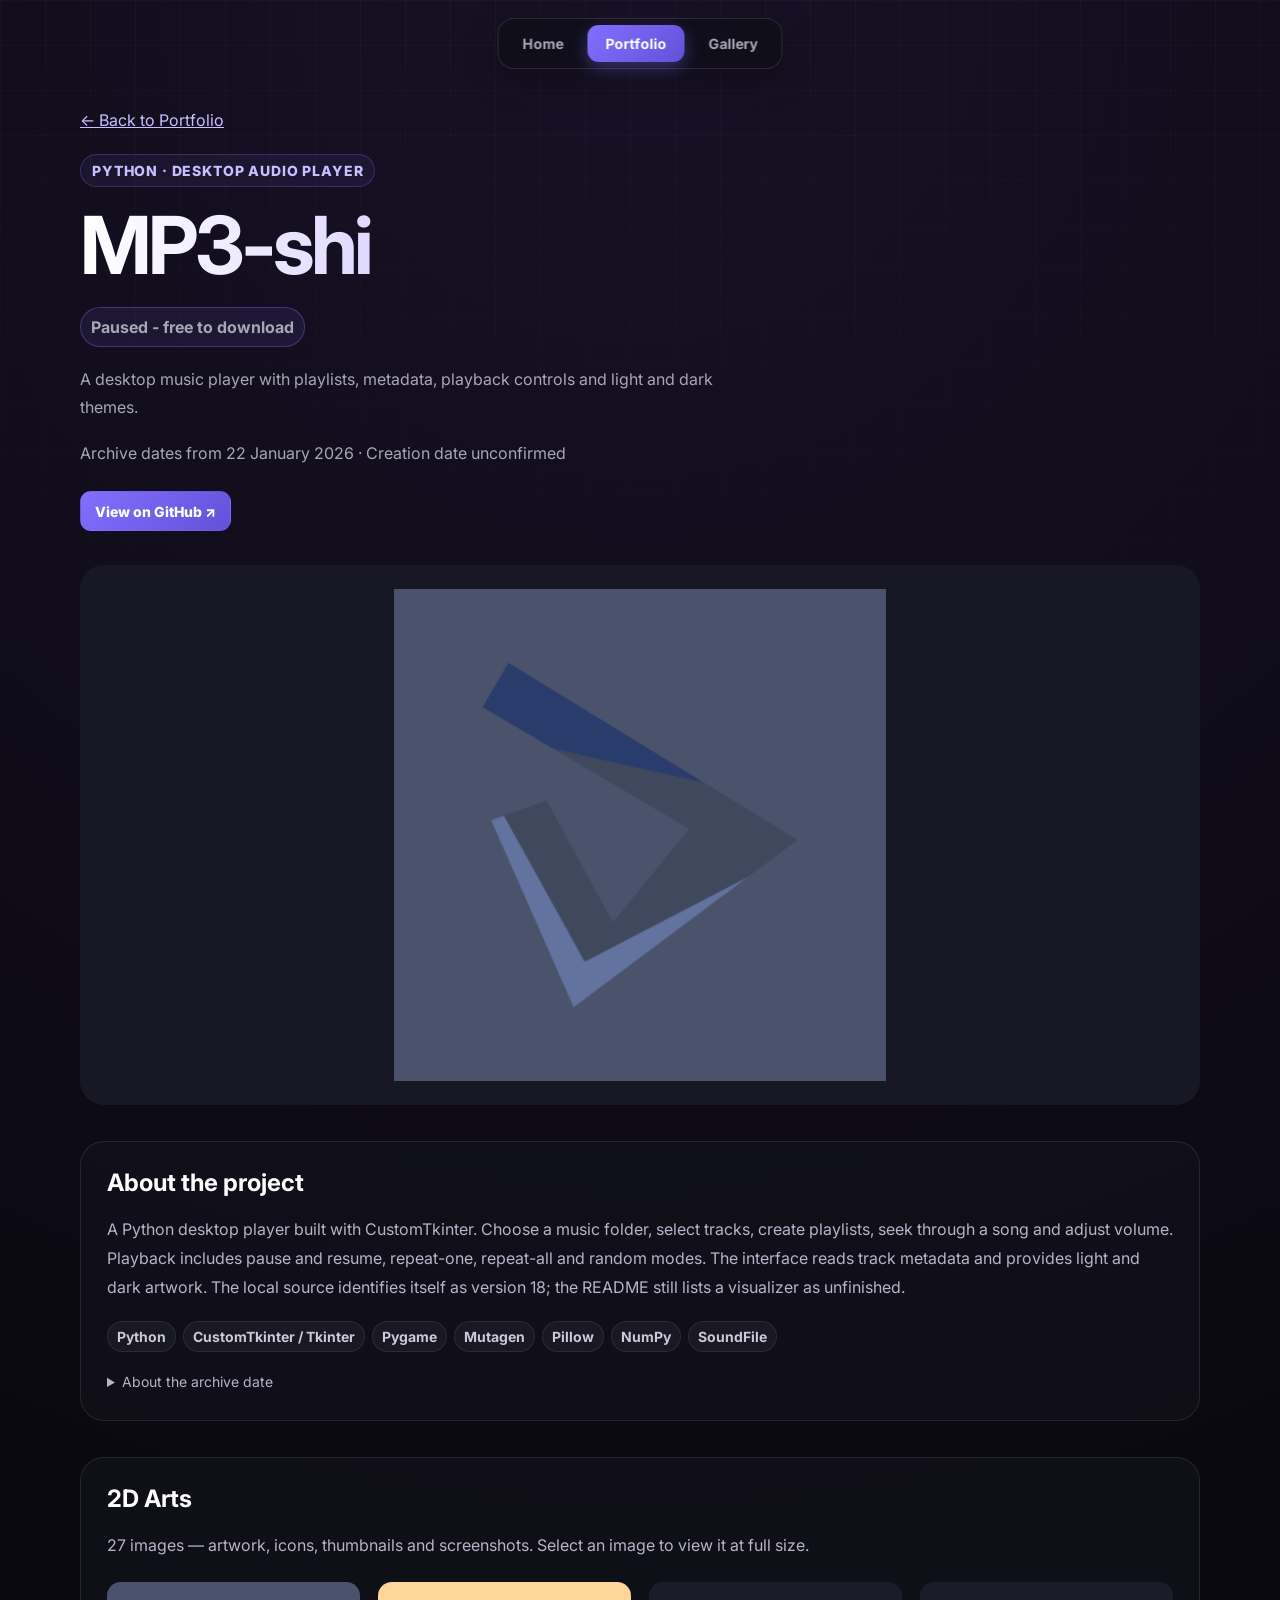
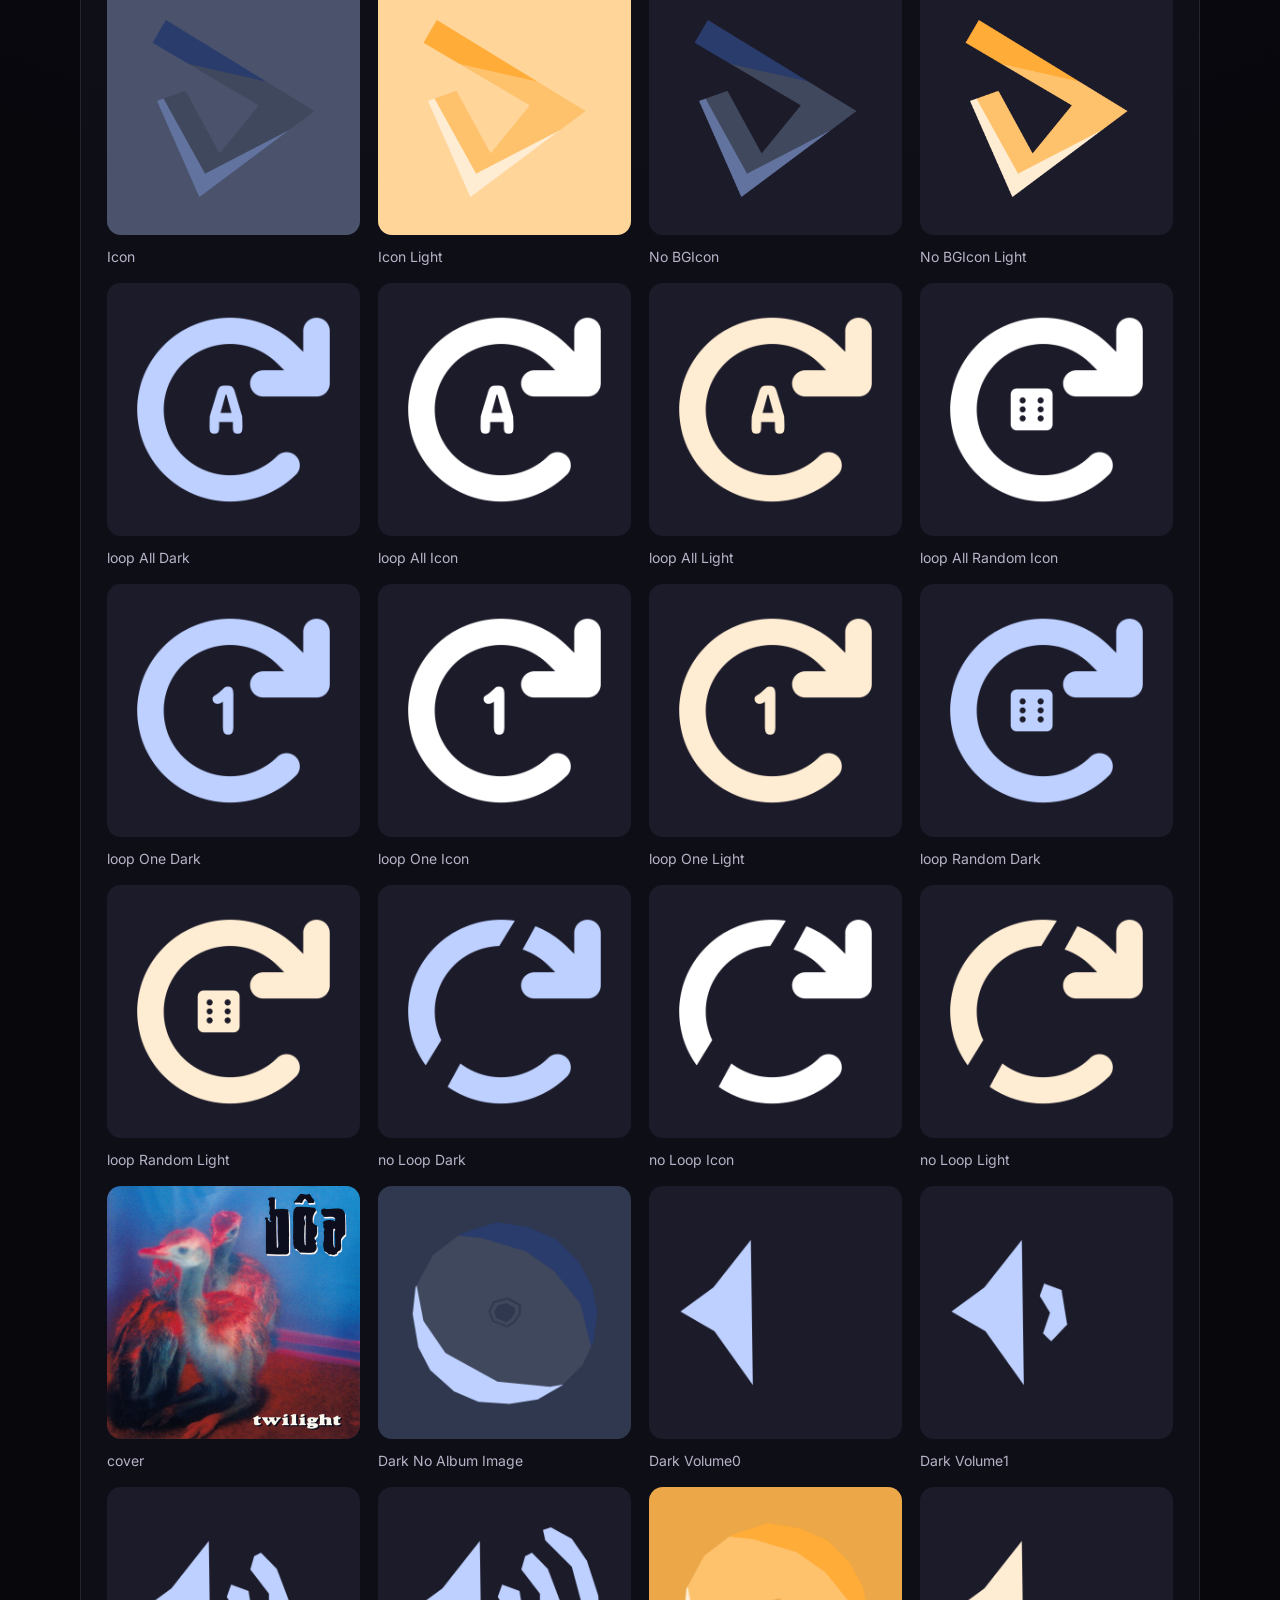
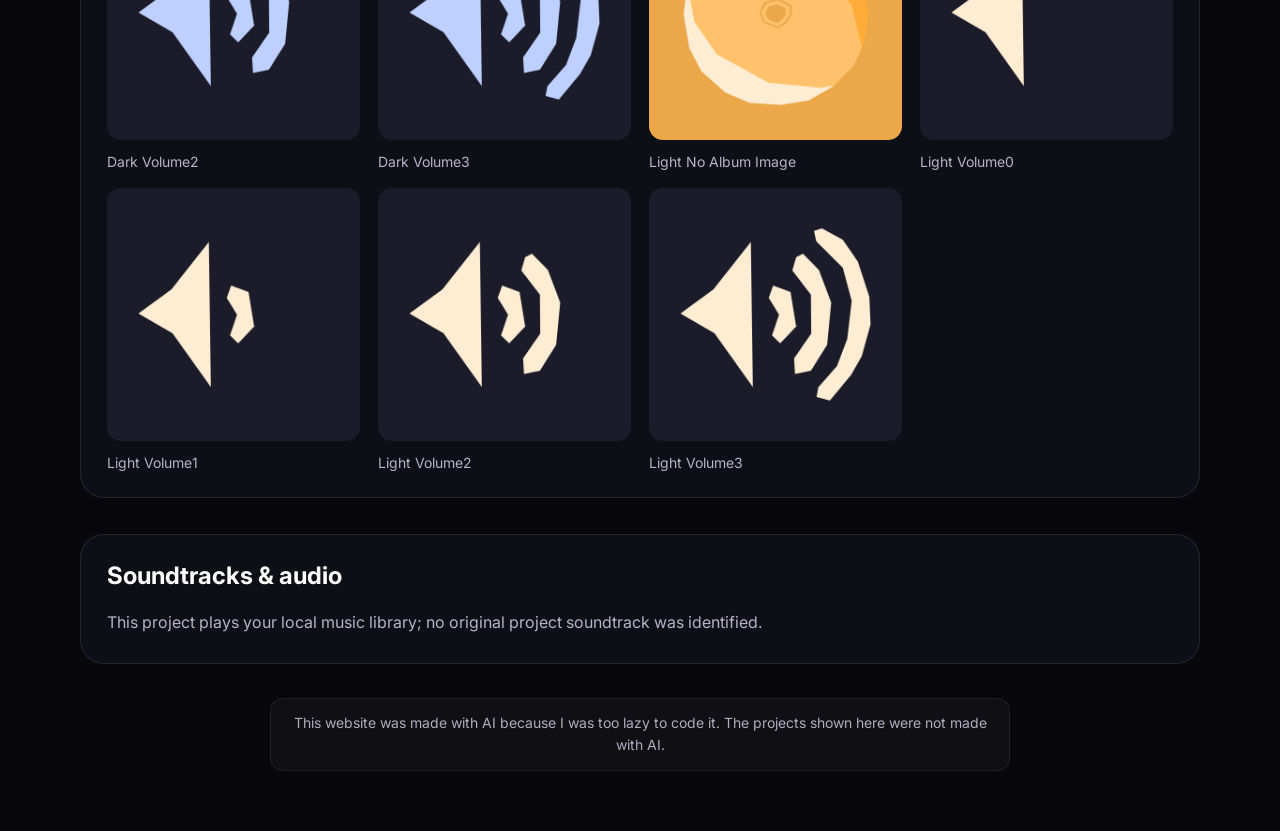
<file: projects/mp3-shi.html>
<!DOCTYPE html><html lang="en"><head><meta charset="UTF-8"><meta name="viewport" content="width=device-width, initial-scale=1"><title>MP3-shi — Trollmine</title><meta name="description" content="A desktop music player with playlists, metadata, playback controls and light and dark themes."><meta name="theme-color" content="#7c5cff"><link rel="stylesheet" href="../assets/project-pages.css"></head><body><nav class="site-tabs" aria-label="Main navigation"><a class="tab-button" href="../index.html">Home</a><a class="tab-button active" aria-current="page" href="../portfolio.html">Portfolio</a><a class="tab-button" href="../gallery.html">Gallery</a></nav><div class="background-grid"></div><main class="portfolio"><a class="back-link" href="../portfolio.html">← Back to Portfolio</a><header class="hero"><span class="eyebrow">Python · Desktop audio player</span><h1>MP3-shi</h1><p class="project-status">Paused - free to download</p><p>A desktop music player with playlists, metadata, playback controls and light and dark themes.</p><p class="date">Archive dates from <time datetime="2026-01-22">22 January 2026</time> · Creation date unconfirmed</p><div class="project-actions"><a class="project-link primary" href="https://github.com/Trollmine/mp3-shi" target="_blank" rel="noopener noreferrer">View on GitHub ↗</a></div></header><figure class="detail-hero"><img class="project-cover app-icon" src="../assets/projects/mp3-shi/Icon.png" alt="MP3-shi project artwork" width="960" height="540"></figure><section class="detail-section"><h2>About the project</h2><p>A Python desktop player built with CustomTkinter. Choose a music folder, select tracks, create playlists, seek through a song and adjust volume. Playback includes pause and resume, repeat-one, repeat-all and random modes. The interface reads track metadata and provides light and dark artwork. The local source identifies itself as version 18; the README still lists a visualizer as unfinished.</p><div class="project-tags"><span class="project-tag">Python</span><span class="project-tag">CustomTkinter / Tkinter</span><span class="project-tag">Pygame</span><span class="project-tag">Mutagen</span><span class="project-tag">Pillow</span><span class="project-tag">NumPy</span><span class="project-tag">SoundFile</span></div><details class="source-note"><summary>About the archive date</summary><p>Creation timestamp of the local Main.py and README.md files. This is file evidence, not a verified project start date.</p></details></section><section class="detail-section"><h2>2D Arts</h2><p class="art-intro">27 images — artwork, icons, thumbnails and screenshots. Select an image to view it at full size.</p><div class="media-grid art-grid"><figure><a href="../assets/projects/mp3-shi/art/Dependencies/Images/AppIcon/Icon.png" target="_blank" rel="noopener noreferrer" aria-label="Open Icon at full size"><img src="../assets/projects/mp3-shi/art/Dependencies/Images/AppIcon/Icon.png" alt="MP3-shi — Icon" loading="lazy" width="800" height="450"></a><figcaption>Icon</figcaption></figure>
<figure><a href="../assets/projects/mp3-shi/art/Dependencies/Images/AppIcon/IconLight.png" target="_blank" rel="noopener noreferrer" aria-label="Open Icon Light at full size"><img src="../assets/projects/mp3-shi/art/Dependencies/Images/AppIcon/IconLight.png" alt="MP3-shi — Icon Light" loading="lazy" width="800" height="450"></a><figcaption>Icon Light</figcaption></figure>
<figure><a href="../assets/projects/mp3-shi/art/Dependencies/Images/AppIcon/NoBGIcon.png" target="_blank" rel="noopener noreferrer" aria-label="Open No BGIcon at full size"><img src="../assets/projects/mp3-shi/art/Dependencies/Images/AppIcon/NoBGIcon.png" alt="MP3-shi — No BGIcon" loading="lazy" width="800" height="450"></a><figcaption>No BGIcon</figcaption></figure>
<figure><a href="../assets/projects/mp3-shi/art/Dependencies/Images/AppIcon/NoBGIconLight.png" target="_blank" rel="noopener noreferrer" aria-label="Open No BGIcon Light at full size"><img src="../assets/projects/mp3-shi/art/Dependencies/Images/AppIcon/NoBGIconLight.png" alt="MP3-shi — No BGIcon Light" loading="lazy" width="800" height="450"></a><figcaption>No BGIcon Light</figcaption></figure>
<figure><a href="../assets/projects/mp3-shi/art/Dependencies/Images/LoopIcon/loopAllDark.png" target="_blank" rel="noopener noreferrer" aria-label="Open loop All Dark at full size"><img src="../assets/projects/mp3-shi/art/Dependencies/Images/LoopIcon/loopAllDark.png" alt="MP3-shi — loop All Dark" loading="lazy" width="800" height="450"></a><figcaption>loop All Dark</figcaption></figure>
<figure><a href="../assets/projects/mp3-shi/art/Dependencies/Images/LoopIcon/loopAllIcon.png" target="_blank" rel="noopener noreferrer" aria-label="Open loop All Icon at full size"><img src="../assets/projects/mp3-shi/art/Dependencies/Images/LoopIcon/loopAllIcon.png" alt="MP3-shi — loop All Icon" loading="lazy" width="800" height="450"></a><figcaption>loop All Icon</figcaption></figure>
<figure><a href="../assets/projects/mp3-shi/art/Dependencies/Images/LoopIcon/loopAllLight.png" target="_blank" rel="noopener noreferrer" aria-label="Open loop All Light at full size"><img src="../assets/projects/mp3-shi/art/Dependencies/Images/LoopIcon/loopAllLight.png" alt="MP3-shi — loop All Light" loading="lazy" width="800" height="450"></a><figcaption>loop All Light</figcaption></figure>
<figure><a href="../assets/projects/mp3-shi/art/Dependencies/Images/LoopIcon/loopAllRandomIcon.png" target="_blank" rel="noopener noreferrer" aria-label="Open loop All Random Icon at full size"><img src="../assets/projects/mp3-shi/art/Dependencies/Images/LoopIcon/loopAllRandomIcon.png" alt="MP3-shi — loop All Random Icon" loading="lazy" width="800" height="450"></a><figcaption>loop All Random Icon</figcaption></figure>
<figure><a href="../assets/projects/mp3-shi/art/Dependencies/Images/LoopIcon/loopOneDark.png" target="_blank" rel="noopener noreferrer" aria-label="Open loop One Dark at full size"><img src="../assets/projects/mp3-shi/art/Dependencies/Images/LoopIcon/loopOneDark.png" alt="MP3-shi — loop One Dark" loading="lazy" width="800" height="450"></a><figcaption>loop One Dark</figcaption></figure>
<figure><a href="../assets/projects/mp3-shi/art/Dependencies/Images/LoopIcon/loopOneIcon.png" target="_blank" rel="noopener noreferrer" aria-label="Open loop One Icon at full size"><img src="../assets/projects/mp3-shi/art/Dependencies/Images/LoopIcon/loopOneIcon.png" alt="MP3-shi — loop One Icon" loading="lazy" width="800" height="450"></a><figcaption>loop One Icon</figcaption></figure>
<figure><a href="../assets/projects/mp3-shi/art/Dependencies/Images/LoopIcon/loopOneLight.png" target="_blank" rel="noopener noreferrer" aria-label="Open loop One Light at full size"><img src="../assets/projects/mp3-shi/art/Dependencies/Images/LoopIcon/loopOneLight.png" alt="MP3-shi — loop One Light" loading="lazy" width="800" height="450"></a><figcaption>loop One Light</figcaption></figure>
<figure><a href="../assets/projects/mp3-shi/art/Dependencies/Images/LoopIcon/loopRandomDark.png" target="_blank" rel="noopener noreferrer" aria-label="Open loop Random Dark at full size"><img src="../assets/projects/mp3-shi/art/Dependencies/Images/LoopIcon/loopRandomDark.png" alt="MP3-shi — loop Random Dark" loading="lazy" width="800" height="450"></a><figcaption>loop Random Dark</figcaption></figure>
<figure><a href="../assets/projects/mp3-shi/art/Dependencies/Images/LoopIcon/loopRandomLight.png" target="_blank" rel="noopener noreferrer" aria-label="Open loop Random Light at full size"><img src="../assets/projects/mp3-shi/art/Dependencies/Images/LoopIcon/loopRandomLight.png" alt="MP3-shi — loop Random Light" loading="lazy" width="800" height="450"></a><figcaption>loop Random Light</figcaption></figure>
<figure><a href="../assets/projects/mp3-shi/art/Dependencies/Images/LoopIcon/noLoopDark.png" target="_blank" rel="noopener noreferrer" aria-label="Open no Loop Dark at full size"><img src="../assets/projects/mp3-shi/art/Dependencies/Images/LoopIcon/noLoopDark.png" alt="MP3-shi — no Loop Dark" loading="lazy" width="800" height="450"></a><figcaption>no Loop Dark</figcaption></figure>
<figure><a href="../assets/projects/mp3-shi/art/Dependencies/Images/LoopIcon/noLoopIcon.png" target="_blank" rel="noopener noreferrer" aria-label="Open no Loop Icon at full size"><img src="../assets/projects/mp3-shi/art/Dependencies/Images/LoopIcon/noLoopIcon.png" alt="MP3-shi — no Loop Icon" loading="lazy" width="800" height="450"></a><figcaption>no Loop Icon</figcaption></figure>
<figure><a href="../assets/projects/mp3-shi/art/Dependencies/Images/LoopIcon/noLoopLight.png" target="_blank" rel="noopener noreferrer" aria-label="Open no Loop Light at full size"><img src="../assets/projects/mp3-shi/art/Dependencies/Images/LoopIcon/noLoopLight.png" alt="MP3-shi — no Loop Light" loading="lazy" width="800" height="450"></a><figcaption>no Loop Light</figcaption></figure>
<figure><a href="../assets/projects/mp3-shi/art/Dependencies/Images/OtherImages/cover.png" target="_blank" rel="noopener noreferrer" aria-label="Open cover at full size"><img src="../assets/projects/mp3-shi/art/Dependencies/Images/OtherImages/cover.png" alt="MP3-shi — cover" loading="lazy" width="800" height="450"></a><figcaption>cover</figcaption></figure>
<figure><a href="../assets/projects/mp3-shi/art/Dependencies/Images/OtherImages/DarkNoAlbumImage.png" target="_blank" rel="noopener noreferrer" aria-label="Open Dark No Album Image at full size"><img src="../assets/projects/mp3-shi/art/Dependencies/Images/OtherImages/DarkNoAlbumImage.png" alt="MP3-shi — Dark No Album Image" loading="lazy" width="800" height="450"></a><figcaption>Dark No Album Image</figcaption></figure>
<figure><a href="../assets/projects/mp3-shi/art/Dependencies/Images/OtherImages/DarkVolume0.png" target="_blank" rel="noopener noreferrer" aria-label="Open Dark Volume0 at full size"><img src="../assets/projects/mp3-shi/art/Dependencies/Images/OtherImages/DarkVolume0.png" alt="MP3-shi — Dark Volume0" loading="lazy" width="800" height="450"></a><figcaption>Dark Volume0</figcaption></figure>
<figure><a href="../assets/projects/mp3-shi/art/Dependencies/Images/OtherImages/DarkVolume1.png" target="_blank" rel="noopener noreferrer" aria-label="Open Dark Volume1 at full size"><img src="../assets/projects/mp3-shi/art/Dependencies/Images/OtherImages/DarkVolume1.png" alt="MP3-shi — Dark Volume1" loading="lazy" width="800" height="450"></a><figcaption>Dark Volume1</figcaption></figure>
<figure><a href="../assets/projects/mp3-shi/art/Dependencies/Images/OtherImages/DarkVolume2.png" target="_blank" rel="noopener noreferrer" aria-label="Open Dark Volume2 at full size"><img src="../assets/projects/mp3-shi/art/Dependencies/Images/OtherImages/DarkVolume2.png" alt="MP3-shi — Dark Volume2" loading="lazy" width="800" height="450"></a><figcaption>Dark Volume2</figcaption></figure>
<figure><a href="../assets/projects/mp3-shi/art/Dependencies/Images/OtherImages/DarkVolume3.png" target="_blank" rel="noopener noreferrer" aria-label="Open Dark Volume3 at full size"><img src="../assets/projects/mp3-shi/art/Dependencies/Images/OtherImages/DarkVolume3.png" alt="MP3-shi — Dark Volume3" loading="lazy" width="800" height="450"></a><figcaption>Dark Volume3</figcaption></figure>
<figure><a href="../assets/projects/mp3-shi/art/Dependencies/Images/OtherImages/LightNoAlbumImage.png" target="_blank" rel="noopener noreferrer" aria-label="Open Light No Album Image at full size"><img src="../assets/projects/mp3-shi/art/Dependencies/Images/OtherImages/LightNoAlbumImage.png" alt="MP3-shi — Light No Album Image" loading="lazy" width="800" height="450"></a><figcaption>Light No Album Image</figcaption></figure>
<figure><a href="../assets/projects/mp3-shi/art/Dependencies/Images/OtherImages/LightVolume0.png" target="_blank" rel="noopener noreferrer" aria-label="Open Light Volume0 at full size"><img src="../assets/projects/mp3-shi/art/Dependencies/Images/OtherImages/LightVolume0.png" alt="MP3-shi — Light Volume0" loading="lazy" width="800" height="450"></a><figcaption>Light Volume0</figcaption></figure>
<figure><a href="../assets/projects/mp3-shi/art/Dependencies/Images/OtherImages/LightVolume1.png" target="_blank" rel="noopener noreferrer" aria-label="Open Light Volume1 at full size"><img src="../assets/projects/mp3-shi/art/Dependencies/Images/OtherImages/LightVolume1.png" alt="MP3-shi — Light Volume1" loading="lazy" width="800" height="450"></a><figcaption>Light Volume1</figcaption></figure>
<figure><a href="../assets/projects/mp3-shi/art/Dependencies/Images/OtherImages/LightVolume2.png" target="_blank" rel="noopener noreferrer" aria-label="Open Light Volume2 at full size"><img src="../assets/projects/mp3-shi/art/Dependencies/Images/OtherImages/LightVolume2.png" alt="MP3-shi — Light Volume2" loading="lazy" width="800" height="450"></a><figcaption>Light Volume2</figcaption></figure>
<figure><a href="../assets/projects/mp3-shi/art/Dependencies/Images/OtherImages/LightVolume3.png" target="_blank" rel="noopener noreferrer" aria-label="Open Light Volume3 at full size"><img src="../assets/projects/mp3-shi/art/Dependencies/Images/OtherImages/LightVolume3.png" alt="MP3-shi — Light Volume3" loading="lazy" width="800" height="450"></a><figcaption>Light Volume3</figcaption></figure></div></section><section class="detail-section"><h2>Soundtracks &amp; audio</h2><p>This project plays your local music library; no original project soundtrack was identified.</p><div class="audio-list"></div></section><p class="ai-note">This website was made with AI because I was too lazy to code it. The projects shown here were not made with AI.</p></main></body></html>
</file>
<file: assets/project-pages.css>
@import url("https://fonts.googleapis.com/css2?family=Inter:wght@400;500;600;700;800&display=swap");

		:root {
			--background: #07070c;
			--card: rgba(18,18,29,.72);
			--text: #ffffff;
			--muted: #a7a7b4;
			--primary: #836fff;
			--secondary: #ba68ff;
			--accent: #58d6ff;
		}

		* { box-sizing: border-box; margin: 0; padding: 0; }

		body {
			min-height: 100vh;
			padding: 110px 22px 60px;
			background:
				radial-gradient(circle at top, #181126 0%, var(--background) 46%),
				var(--background);
			color: var(--text);
			font-family: "Inter", sans-serif;
		}

		.background-grid {
			position: fixed;
			inset: 0;
			z-index: -3;
			background-image:
				linear-gradient(rgba(255,255,255,.025) 1px, transparent 1px),
				linear-gradient(90deg, rgba(255,255,255,.025) 1px, transparent 1px);
			background-size: 45px 45px;
			mask-image: linear-gradient(to bottom, black, transparent 90%);
		}

		.site-tabs {
			position: fixed;
			top: 18px;
			left: 50%;
			z-index: 200;
			display: flex;
			gap: 6px;
			padding: 6px;
			transform: translateX(-50%);
			border: 1px solid rgba(255,255,255,.12);
			border-radius: 16px;
			background: rgba(15,15,24,.84);
			backdrop-filter: blur(18px);
			box-shadow: 0 12px 35px rgba(0,0,0,.3);
		}

		.tab-button {
			padding: 10px 18px;
			border-radius: 11px;
			color: #aaa7b6;
			font-size: .88rem;
			font-weight: 700;
			text-decoration: none;
			transition: .2s ease;
		}

		.tab-button:hover {
			color: white;
			transform: translateY(-1px);
		}

		.tab-button.active {
			background: linear-gradient(135deg,#836fff,#6451d8);
			color: white;
			box-shadow: 0 6px 18px rgba(131,111,255,.35);
		}

		.portfolio {
			width: min(1120px, 100%);
			margin: 0 auto;
		}

		.hero {
			max-width: 760px;
			margin-bottom: 34px;
		}

		.eyebrow {
			display: inline-flex;
			padding: 7px 11px;
			border: 1px solid rgba(131,111,255,.28);
			border-radius: 999px;
			background: rgba(131,111,255,.08);
			color: #c9bfff;
			font-size: .75rem;
			font-weight: 800;
			letter-spacing: .06em;
			text-transform: uppercase;
		}

		h1 {
			margin-top: 14px;
			font-size: clamp(2.6rem,7vw,5rem);
			line-height: .98;
			letter-spacing: -4px;
			background: linear-gradient(90deg,#fff,#c9bfff 55%,#8ce8ff);
			-webkit-background-clip: text;
			background-clip: text;
			color: transparent;
		}

		.hero p {
			margin-top: 18px;
			max-width: 650px;
			color: var(--muted);
			font-size: 1rem;
			line-height: 1.75;
		}

		.project-grid {
			display: grid;
			grid-template-columns: repeat(2,minmax(0,1fr));
			gap: 18px;
		}

		.project-card {
			position: relative;
			overflow: hidden;
			min-height: 300px;
			padding: 26px;
			border: 1px solid rgba(255,255,255,.1);
			border-radius: 24px;
			background: var(--card);
			backdrop-filter: blur(22px);
			box-shadow: 0 24px 60px rgba(0,0,0,.28);
			transition: transform .25s cubic-bezier(.16,1,.3,1), border-color .25s ease;
		}

		.project-card:hover {
			transform: translateY(-5px);
			border-color: rgba(131,111,255,.38);
		}

		.project-card.featured {
			grid-column: 1 / -1;
			min-height: 330px;
		}

		.project-glow {
			position: absolute;
			width: 260px;
			height: 260px;
			top: -110px;
			right: -90px;
			border-radius: 50%;
			background: var(--primary);
			filter: blur(90px);
			opacity: .18;
			pointer-events: none;
		}

		.project-number {
			color: #77778a;
			font-size: .72rem;
			font-weight: 800;
			letter-spacing: .08em;
		}

		.project-card h2 {
			margin-top: 42px;
			font-size: clamp(1.5rem,4vw,2.2rem);
			letter-spacing: -1px;
		}

		.project-card p {
			margin-top: 12px;
			max-width: 670px;
			color: var(--muted);
			font-size: .92rem;
			line-height: 1.7;
		}

		.project-tags {
			display: flex;
			flex-wrap: wrap;
			gap: 7px;
			margin-top: 20px;
		}

		.project-tag {
			padding: 6px 9px;
			border: 1px solid rgba(255,255,255,.08);
			border-radius: 999px;
			background: rgba(255,255,255,.045);
			color: #cbc8d9;
			font-size: .72rem;
			font-weight: 700;
		}

		.project-actions {
			display: flex;
			flex-wrap: wrap;
			gap: 9px;
			margin-top: 24px;
		}

		.project-link {
			display: inline-flex;
			align-items: center;
			min-height: 40px;
			padding: 0 14px;
			border: 1px solid rgba(255,255,255,.1);
			border-radius: 11px;
			background: rgba(255,255,255,.06);
			color: white;
			font-size: .8rem;
			font-weight: 800;
			text-decoration: none;
			transition: .2s ease;
		}

		.project-link.primary {
			border-color: transparent;
			background: linear-gradient(135deg,#836fff,#6451d8);
		}

		.project-link:hover {
			transform: translateY(-2px);
			background-color: rgba(255,255,255,.1);
		}

		.ai-note {
			max-width: 740px;
			margin: 34px auto 0;
			padding: 13px 16px;
			border: 1px solid rgba(255,255,255,.07);
			border-radius: 13px;
			background: rgba(255,255,255,.035);
			color: #858593;
			font-size: .74rem;
			line-height: 1.6;
			text-align: center;
		}

		@media (max-width: 760px) {
			body { padding: 92px 14px 40px; }
			.site-tabs { top: 10px; }
			.project-grid { grid-template-columns: 1fr; }
			.project-card.featured { grid-column: auto; }
			h1 { letter-spacing: -2.5px; }
		}
	
.project-card {padding:0;display:flex;flex-direction:column}.project-cover{width:100%;aspect-ratio:16/9;object-fit:cover;display:block;background:#181824}.project-cover.app-icon{object-fit:contain;padding:24px}.card-body{padding:24px;display:flex;flex-direction:column;flex:1}.project-card h2{margin-top:14px;font-size:1.8rem}.project-card p{font-size:1rem}.project-card .project-actions{margin-top:auto;padding-top:24px}.date{color:#b8b3c8;font-size:.875rem;line-height:1.6;margin-top:12px}.project-tag,.project-link,.eyebrow{font-size:.875rem}.ai-note{font-size:.875rem;color:#b1adbf}.detail-section{margin-top:36px;padding:26px;border:1px solid #ffffff18;border-radius:24px;background:var(--card)}.detail-section h2{margin-bottom:18px}.detail-section p{color:#b8b3c8;line-height:1.8}.detail-hero{margin-top:24px;border-radius:24px;overflow:hidden}.detail-hero img{max-height:540px;object-fit:contain}.media-grid{display:grid;grid-template-columns:repeat(2,minmax(0,1fr));gap:18px}.art-grid{grid-template-columns:repeat(4,minmax(0,1fr))}.media-grid img{width:100%;aspect-ratio:16/9;object-fit:contain;background:#1c1b2a;border-radius:14px}.art-grid img{aspect-ratio:1}.media-grid a{display:block}.media-grid figcaption{color:#b8b3c8;font-size:.875rem;margin-top:9px;overflow-wrap:anywhere}.audio-list{display:grid;grid-template-columns:repeat(2,minmax(0,1fr));gap:18px}.audio-track{padding:16px;background:#ffffff06;border-radius:14px}.audio-track h3{font-size:1rem;margin-bottom:12px}audio{width:100%}.back-link{color:#c9bfff;display:inline-block;margin-bottom:24px}a:focus-visible{outline:3px solid #8ce8ff;outline-offset:5px}.hero{max-width:900px}h1{line-height:1.1;overflow-wrap:anywhere}.source-note{margin-top:18px;font-size:.875rem;color:#b8b3c8;line-height:1.7}@media(max-width:600px){.media-grid,.audio-list{grid-template-columns:1fr}.art-grid{grid-template-columns:repeat(2,minmax(0,1fr))}.detail-section{padding:18px}.tab-button{padding:10px 14px}}@media(prefers-reduced-motion:reduce){*,*::before,*::after{transition:none!important;scroll-behavior:auto!important}}

.art-intro{margin-bottom:22px}.art-grid img{height:auto;aspect-ratio:1;object-fit:contain}.art-grid figure{min-width:0}

.project-status,.project-card p.project-status{display:table;margin-top:12px;padding:5px 10px;border:1px solid rgba(131,111,255,.35);border-radius:999px;background:rgba(131,111,255,.10);color:#d3caff;font-size:.875rem;font-weight:700;line-height:1.5}
</file>
